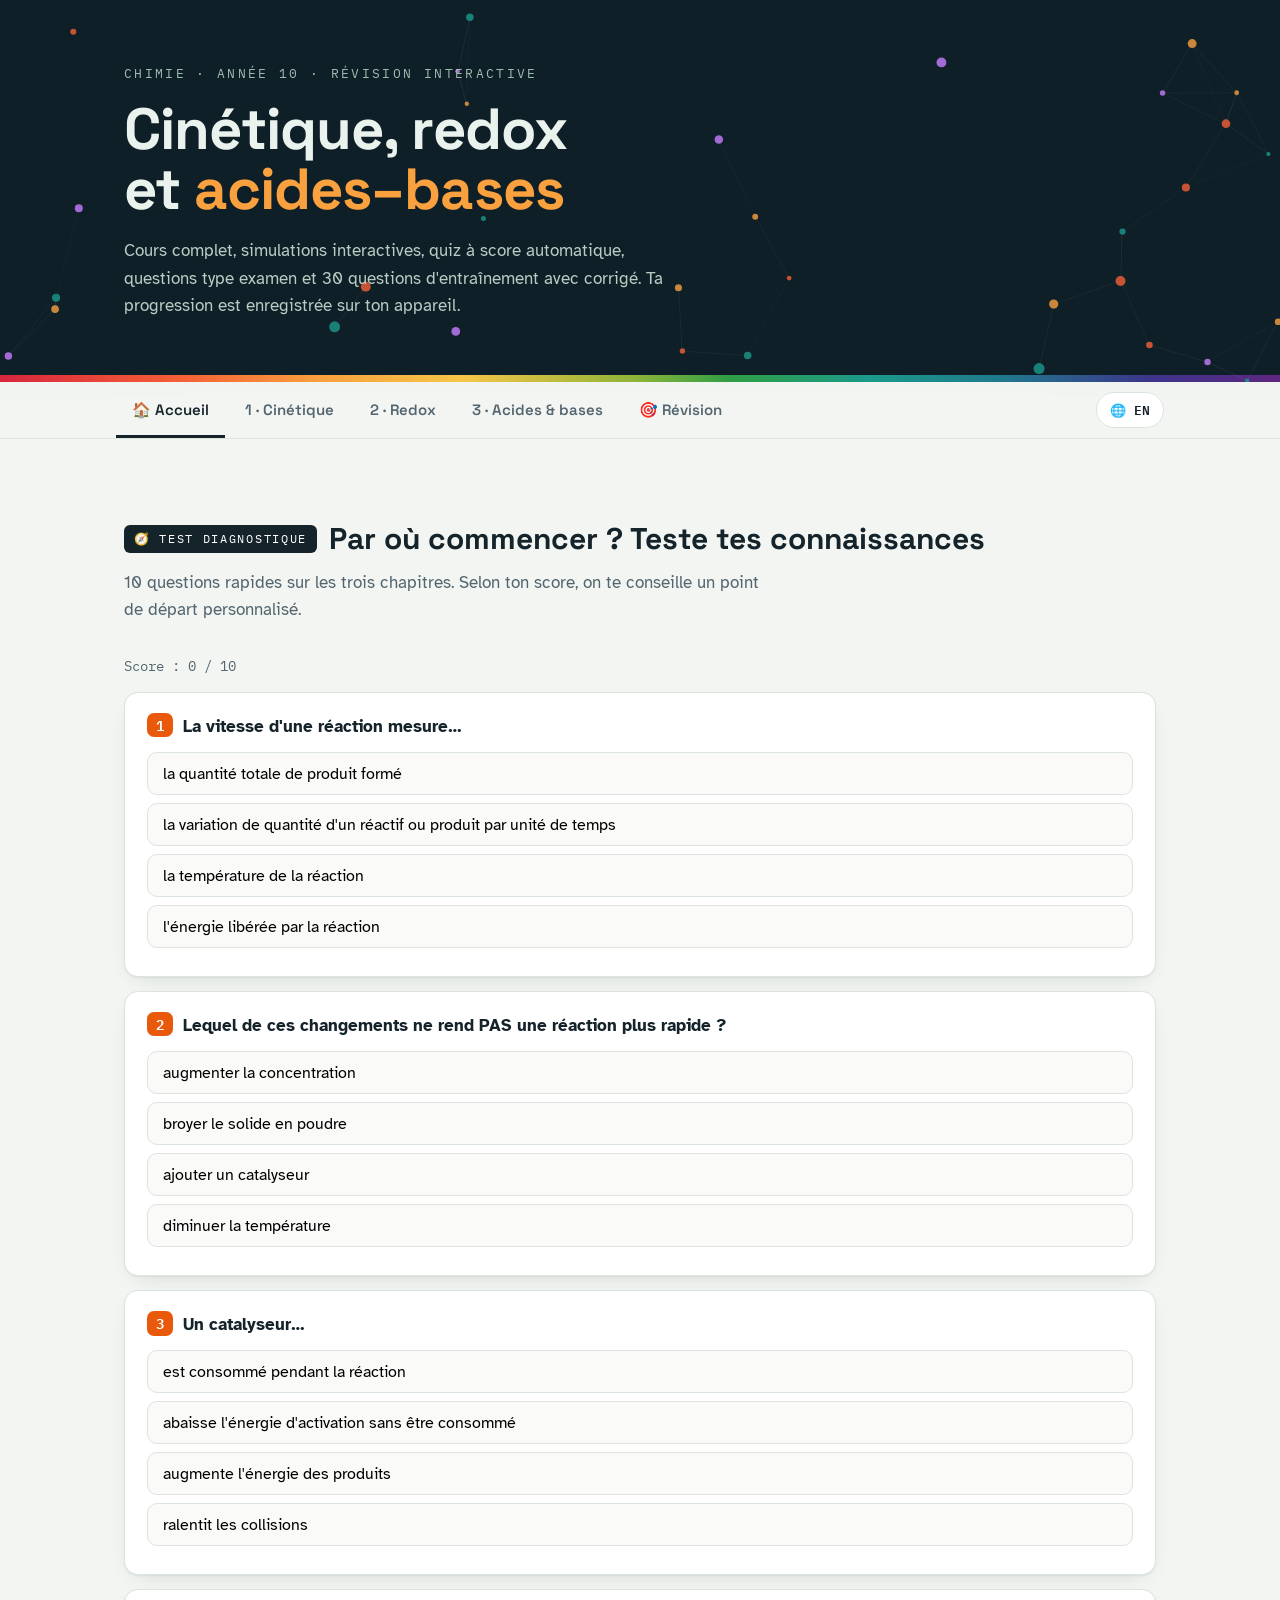
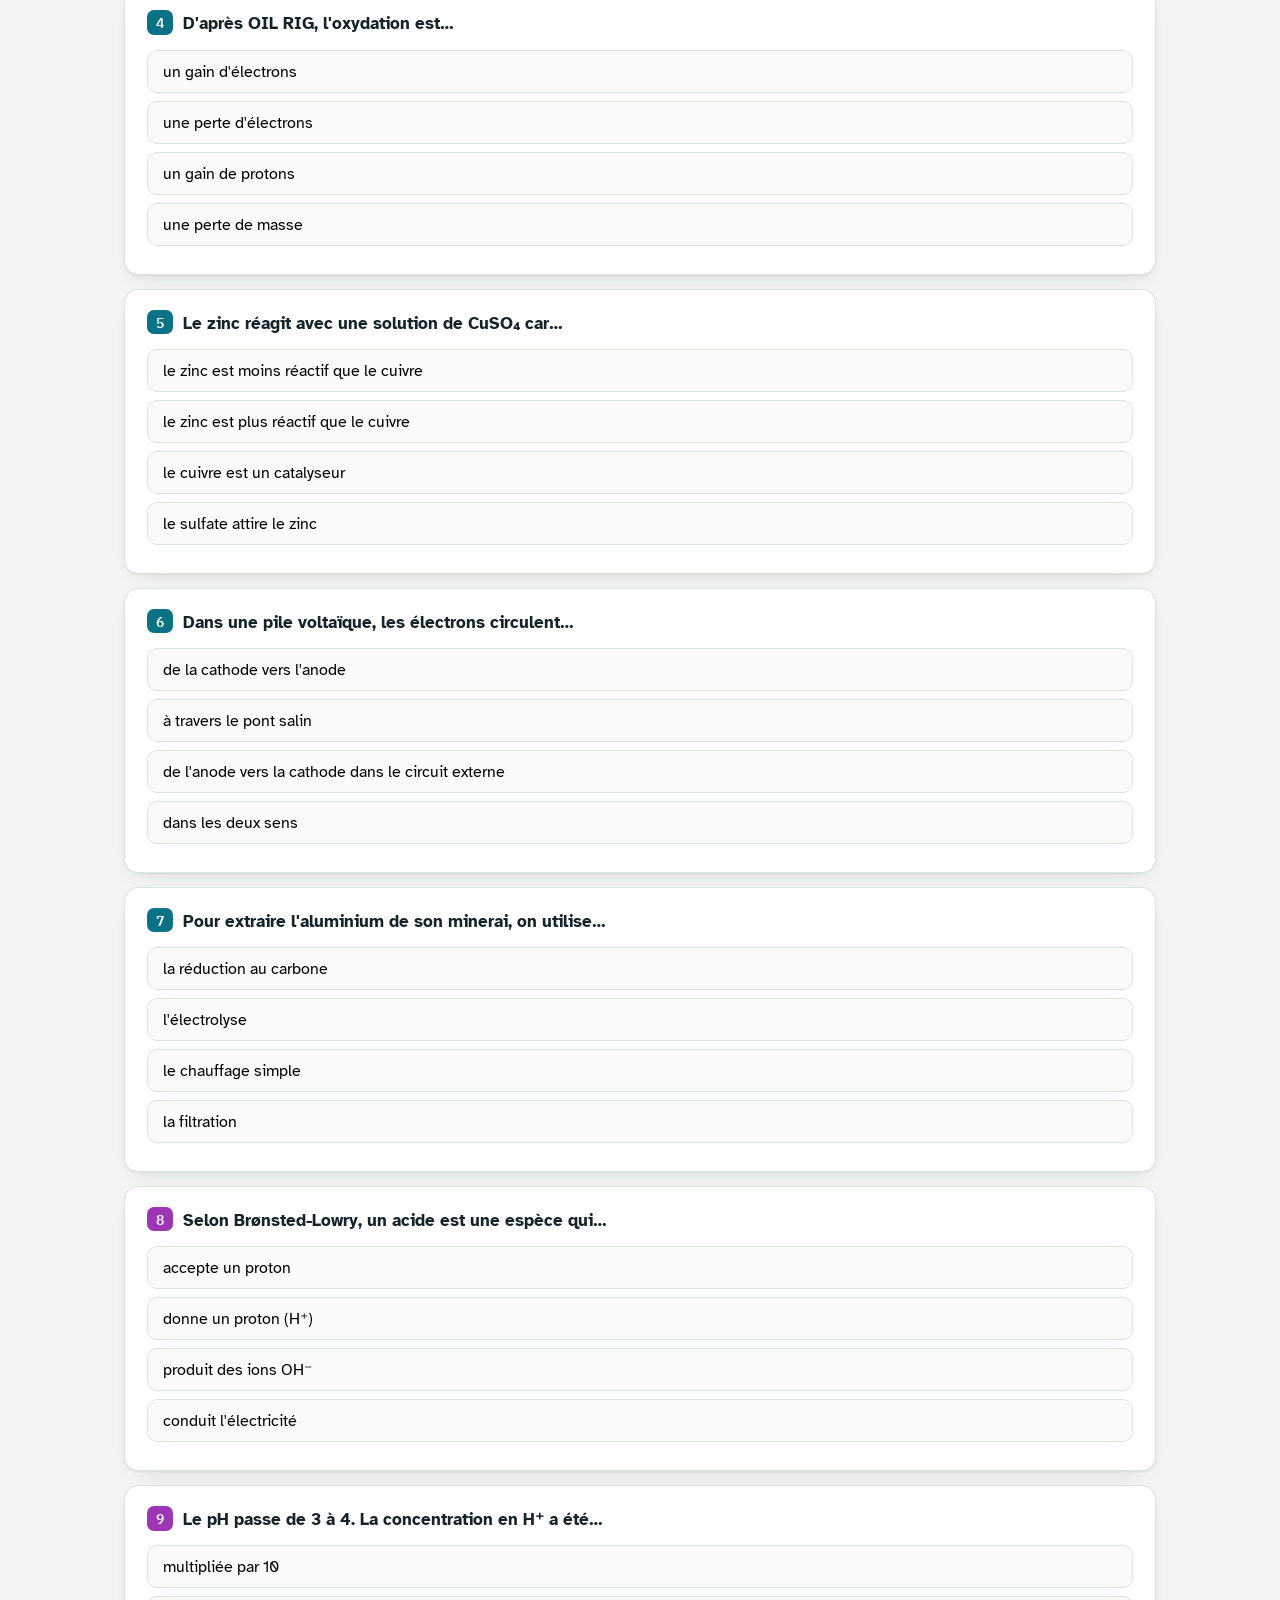
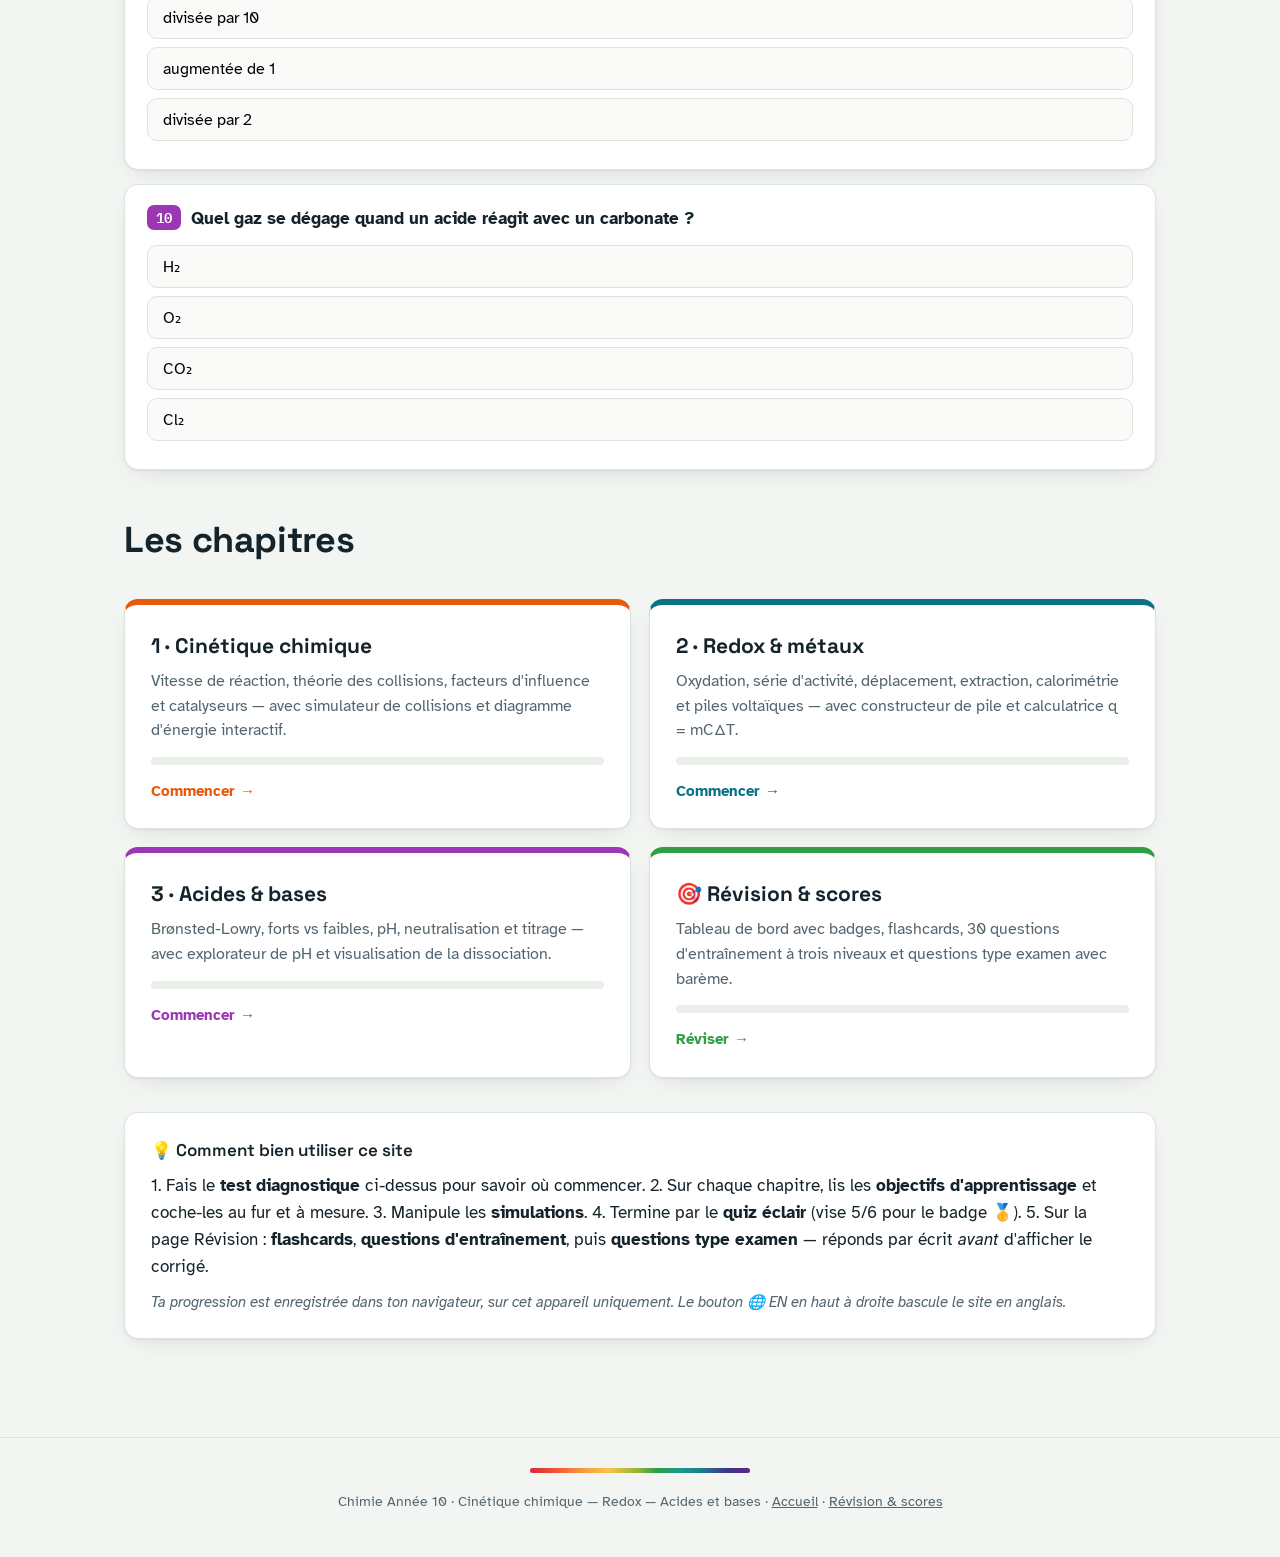
<file: index.html>
<!DOCTYPE html>
<html lang="fr">
<head>
<meta charset="UTF-8">
<meta name="viewport" content="width=device-width, initial-scale=1.0">
<title>Chimie Année 10 — Révision interactive</title>
<link rel="preconnect" href="https://fonts.googleapis.com">
<link href="https://fonts.googleapis.com/css2?family=Space+Grotesk:wght@400;500;600;700&family=Atkinson+Hyperlegible:ital,wght@0,400;0,700;1,400&family=IBM+Plex+Mono:wght@400;500;600&display=swap" rel="stylesheet">
<link rel="stylesheet" href="style.css">
</head>
<body>

<header class="hero">
  <canvas id="heroCanvas" aria-hidden="true"></canvas>
  <div class="hero-inner">
    <p class="hero-eyebrow">Chimie · Année 10 · Révision interactive</p>
    <h1>Cinétique, redox<br>et <span class="accent">acides–bases</span></h1>
    <p class="hero-sub">Cours complet, simulations interactives, quiz à score automatique, questions type examen et 30 questions d'entraînement avec corrigé. Ta progression est enregistrée sur ton appareil.</p>
  </div>
  <div class="ph-bar" title="Échelle de l'indicateur universel — pH 0 à 14"></div>
</header>
<nav class="nav" aria-label="Navigation"><div class="nav-inner">
<a class="tab-btn" href="index.html" aria-current="page">🏠 Accueil</a>
<a class="tab-btn" href="kinetics.html" style="--tab-color:var(--kin)">1 · Cinétique</a>
<a class="tab-btn" href="redox.html" style="--tab-color:var(--redox)">2 · Redox</a>
<a class="tab-btn" href="acids.html" style="--tab-color:var(--acid)">3 · Acides &amp; bases</a>
<a class="tab-btn" href="revision.html" style="--tab-color:var(--green)">🎯 Révision</a>
<a class="lang-btn" href="en/index.html" title="Switch to English">🌐 EN</a>
</div></nav>

<main class="wrap">
  <div class="diag-wrap">
    <div class="diag-head"><span class="section-tag" style="background:var(--ink)">🧭 Test diagnostique</span><h2>Par où commencer ? Teste tes connaissances</h2></div>
    <p class="section-intro">10 questions rapides sur les trois chapitres. Selon ton score, on te conseille un point de départ personnalisé.</p>
    <div id="diag"></div>
  </div>
  <div class="section-head" style="margin-top:42px"><h2>Les chapitres</h2></div>
  <div class="home-grid">
    <a class="home-card" href="kinetics.html" style="--hc:var(--kin)">
      <h3>1 · Cinétique chimique</h3>
      <p>Vitesse de réaction, théorie des collisions, facteurs d'influence et catalyseurs — avec simulateur de collisions et diagramme d'énergie interactif.</p>
      <div class="mini-track"><div class="mini-fill" data-prog="kin" style="background:var(--hc)"></div></div>
      <span class="go">Commencer →</span>
    </a>
    <a class="home-card" href="redox.html" style="--hc:var(--redox)">
      <h3>2 · Redox &amp; métaux</h3>
      <p>Oxydation, série d'activité, déplacement, extraction, calorimétrie et piles voltaïques — avec constructeur de pile et calculatrice q = mCΔT.</p>
      <div class="mini-track"><div class="mini-fill" data-prog="redox" style="background:var(--hc)"></div></div>
      <span class="go">Commencer →</span>
    </a>
    <a class="home-card" href="acids.html" style="--hc:var(--acid)">
      <h3>3 · Acides &amp; bases</h3>
      <p>Brønsted-Lowry, forts vs faibles, pH, neutralisation et titrage — avec explorateur de pH et visualisation de la dissociation.</p>
      <div class="mini-track"><div class="mini-fill" data-prog="acid" style="background:var(--hc)"></div></div>
      <span class="go">Commencer →</span>
    </a>
    <a class="home-card" href="revision.html" style="--hc:var(--green)">
      <h3>🎯 Révision &amp; scores</h3>
      <p>Tableau de bord avec badges, flashcards, 30 questions d'entraînement à trois niveaux et questions type examen avec barème.</p>
      <div class="mini-track"><div class="mini-fill" data-prog="all" style="background:var(--hc)"></div></div>
      <span class="go">Réviser →</span>
    </a>
  </div>
  <div class="card howto">
    <h4>💡 Comment bien utiliser ce site</h4>
    <p>1. Fais le <strong>test diagnostique</strong> ci-dessus pour savoir où commencer. 2. Sur chaque chapitre, lis les <strong>objectifs d'apprentissage</strong> et coche-les au fur et à mesure. 3. Manipule les <strong>simulations</strong>. 4. Termine par le <strong>quiz éclair</strong> (vise 5/6 pour le badge 🥇). 5. Sur la page Révision : <strong>flashcards</strong>, <strong>questions d'entraînement</strong>, puis <strong>questions type examen</strong> — réponds par écrit <em>avant</em> d'afficher le corrigé.</p>
    <p class="note">Ta progression est enregistrée dans ton navigateur, sur cet appareil uniquement. Le bouton 🌐 EN en haut à droite bascule le site en anglais.</p>
  </div>
</main>
<footer class="footer"><div class="ph-mini"></div><p>Chimie Année 10 · Cinétique chimique — Redox — Acides et bases · <a href="index.html" style="color:var(--ink-soft)">Accueil</a> · <a href="revision.html" style="color:var(--ink-soft)">Révision &amp; scores</a></p></footer>
<script>
/* == HERO PARTICLES ===================== */
(function(){
  const cv=document.getElementById('heroCanvas'),ctx=cv.getContext('2d');
  const reduced=matchMedia('(prefers-reduced-motion: reduce)').matches;
  let parts=[];
  function resize(){cv.width=cv.offsetWidth*devicePixelRatio;cv.height=cv.offsetHeight*devicePixelRatio;}
  resize();addEventListener('resize',resize);
  const COLORS=['#F9A03F','#1B998B','#C77DFF','#F46036'];
  for(let i=0;i<34;i++)parts.push({x:Math.random(),y:Math.random(),vx:(Math.random()-.5)*.0009,vy:(Math.random()-.5)*.0009,r:2+Math.random()*3.5,c:COLORS[i%4]});
  function frame(){
    ctx.clearRect(0,0,cv.width,cv.height);
    const W=cv.width,H=cv.height;
    // bonds between close particles
    for(let i=0;i<parts.length;i++)for(let j=i+1;j<parts.length;j++){
      const a=parts[i],b=parts[j],dx=(a.x-b.x)*W,dy=(a.y-b.y)*H,d=Math.hypot(dx,dy);
      if(d<W*0.09){ctx.strokeStyle='rgba(157,188,175,'+(0.16*(1-d/(W*0.09)))+')';ctx.lineWidth=1;ctx.beginPath();ctx.moveTo(a.x*W,a.y*H);ctx.lineTo(b.x*W,b.y*H);ctx.stroke();}
    }
    parts.forEach(p=>{
      if(!reduced){p.x+=p.vx;p.y+=p.vy;if(p.x<0||p.x>1)p.vx*=-1;if(p.y<0||p.y>1)p.vy*=-1;}
      ctx.fillStyle=p.c;ctx.globalAlpha=.8;ctx.beginPath();ctx.arc(p.x*W,p.y*H,p.r*devicePixelRatio,0,7);ctx.fill();ctx.globalAlpha=1;
    });
    if(!reduced)requestAnimationFrame(frame);
  }
  frame();
})();


</script>
<script src="app.js"></script>
<script>
const DIAG=[
{ch:'kin',q:"La vitesse d'une réaction mesure…",o:["la quantité totale de produit formé","la variation de quantité d'un réactif ou produit par unité de temps","la température de la réaction","l'énergie libérée par la réaction"],c:1},
{ch:'kin',q:"Lequel de ces changements ne rend PAS une réaction plus rapide ?",o:["augmenter la concentration","broyer le solide en poudre","ajouter un catalyseur","diminuer la température"],c:3},
{ch:'kin',q:"Un catalyseur…",o:["est consommé pendant la réaction","abaisse l'énergie d'activation sans être consommé","augmente l'énergie des produits","ralentit les collisions"],c:1},
{ch:'redox',q:"D'après OIL RIG, l'oxydation est…",o:["un gain d'électrons","une perte d'électrons","un gain de protons","une perte de masse"],c:1},
{ch:'redox',q:"Le zinc réagit avec une solution de CuSO₄ car…",o:["le zinc est moins réactif que le cuivre","le zinc est plus réactif que le cuivre","le cuivre est un catalyseur","le sulfate attire le zinc"],c:1},
{ch:'redox',q:"Dans une pile voltaïque, les électrons circulent…",o:["de la cathode vers l'anode","à travers le pont salin","de l'anode vers la cathode dans le circuit externe","dans les deux sens"],c:2},
{ch:'redox',q:"Pour extraire l'aluminium de son minerai, on utilise…",o:["la réduction au carbone","l'électrolyse","le chauffage simple","la filtration"],c:1},
{ch:'acid',q:"Selon Brønsted-Lowry, un acide est une espèce qui…",o:["accepte un proton","donne un proton (H⁺)","produit des ions OH⁻","conduit l'électricité"],c:1},
{ch:'acid',q:"Le pH passe de 3 à 4. La concentration en H⁺ a été…",o:["multipliée par 10","divisée par 10","augmentée de 1","divisée par 2"],c:1},
{ch:'acid',q:"Quel gaz se dégage quand un acide réagit avec un carbonate ?",o:["H₂","O₂","CO₂","Cl₂"],c:2}];

document.addEventListener('DOMContentLoaded',()=>{
  renderDiag(document.getElementById('diag'),DIAG);
  document.querySelectorAll('[data-prog]').forEach(el=>{
    const k=el.dataset.prog;let pct;
    if(k==='all'){const v=['kin','redox','acid'].map(c=>chapterStats(c).pct);pct=Math.round(v.reduce((a,b)=>a+b,0)/3);}
    else pct=chapterStats(k).pct;
    el.style.width=pct+'%';
  });
});
</script>
</body>
</html>
</file>
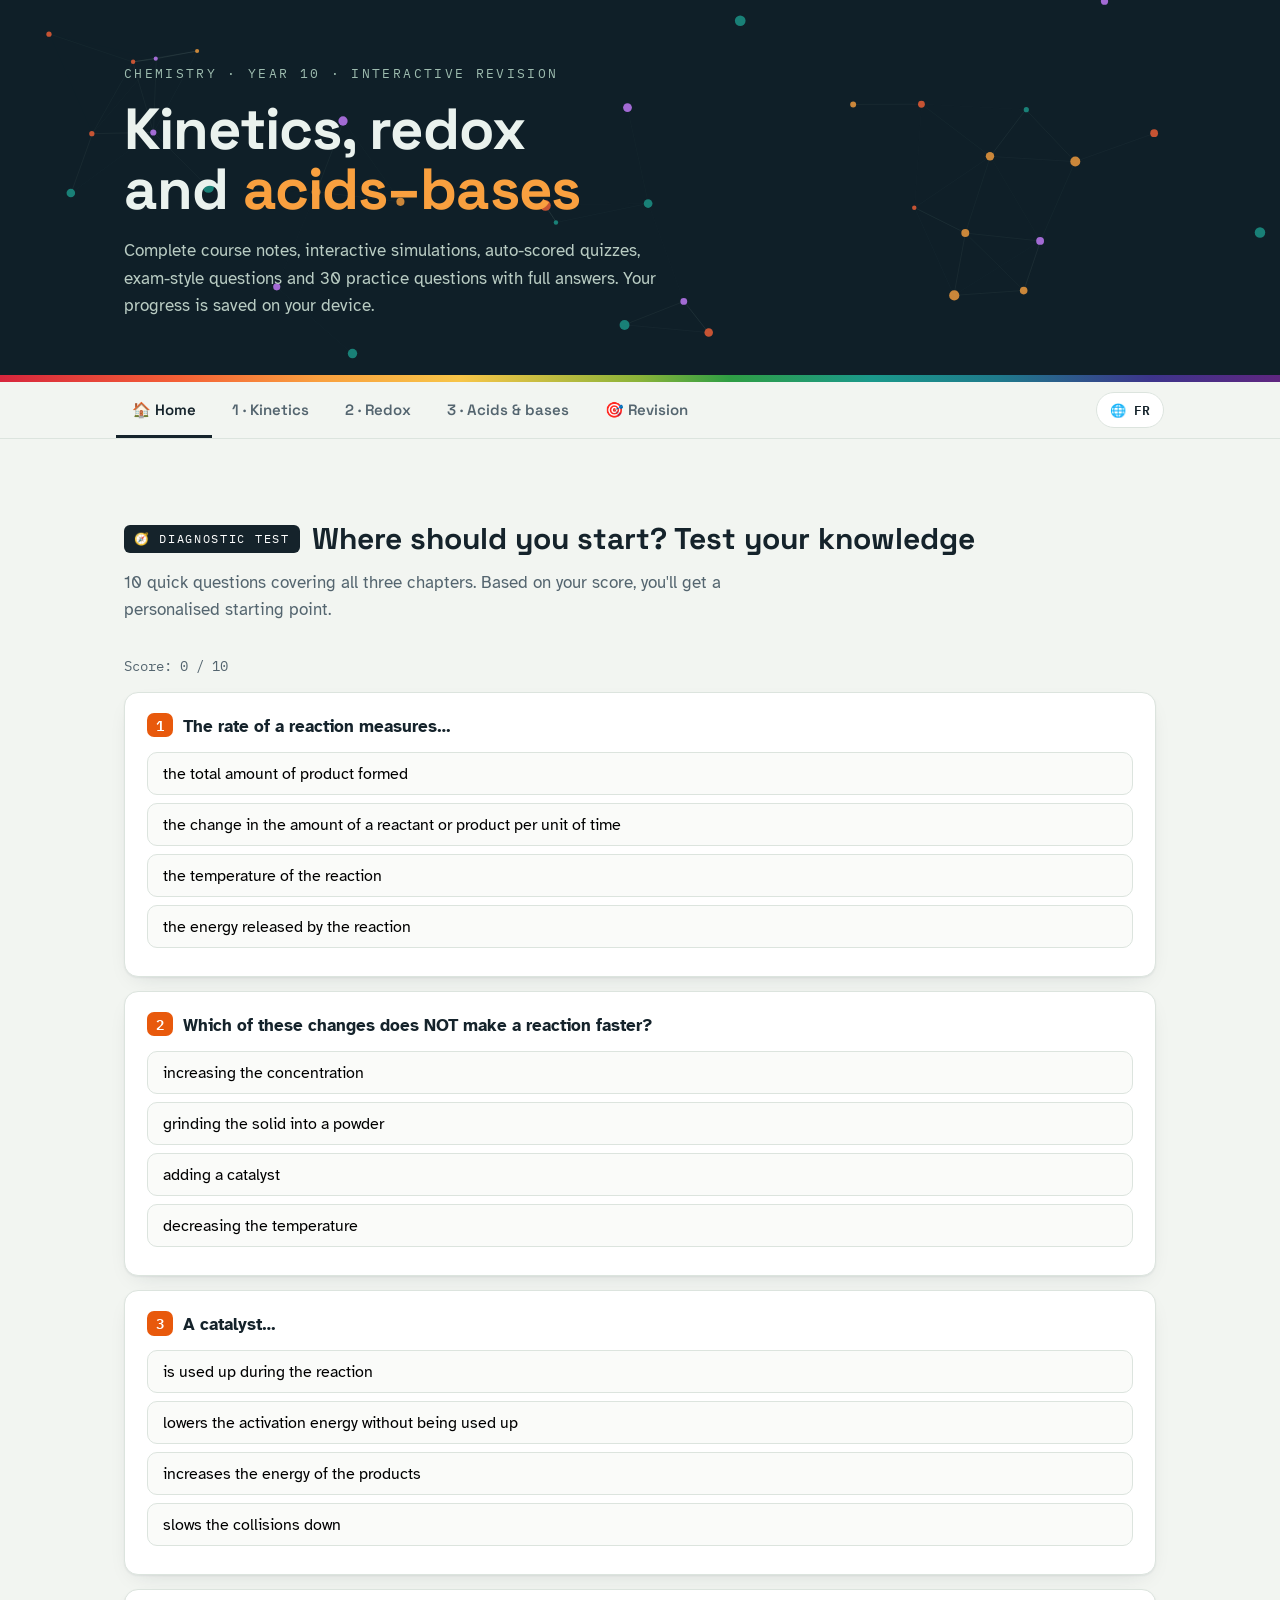
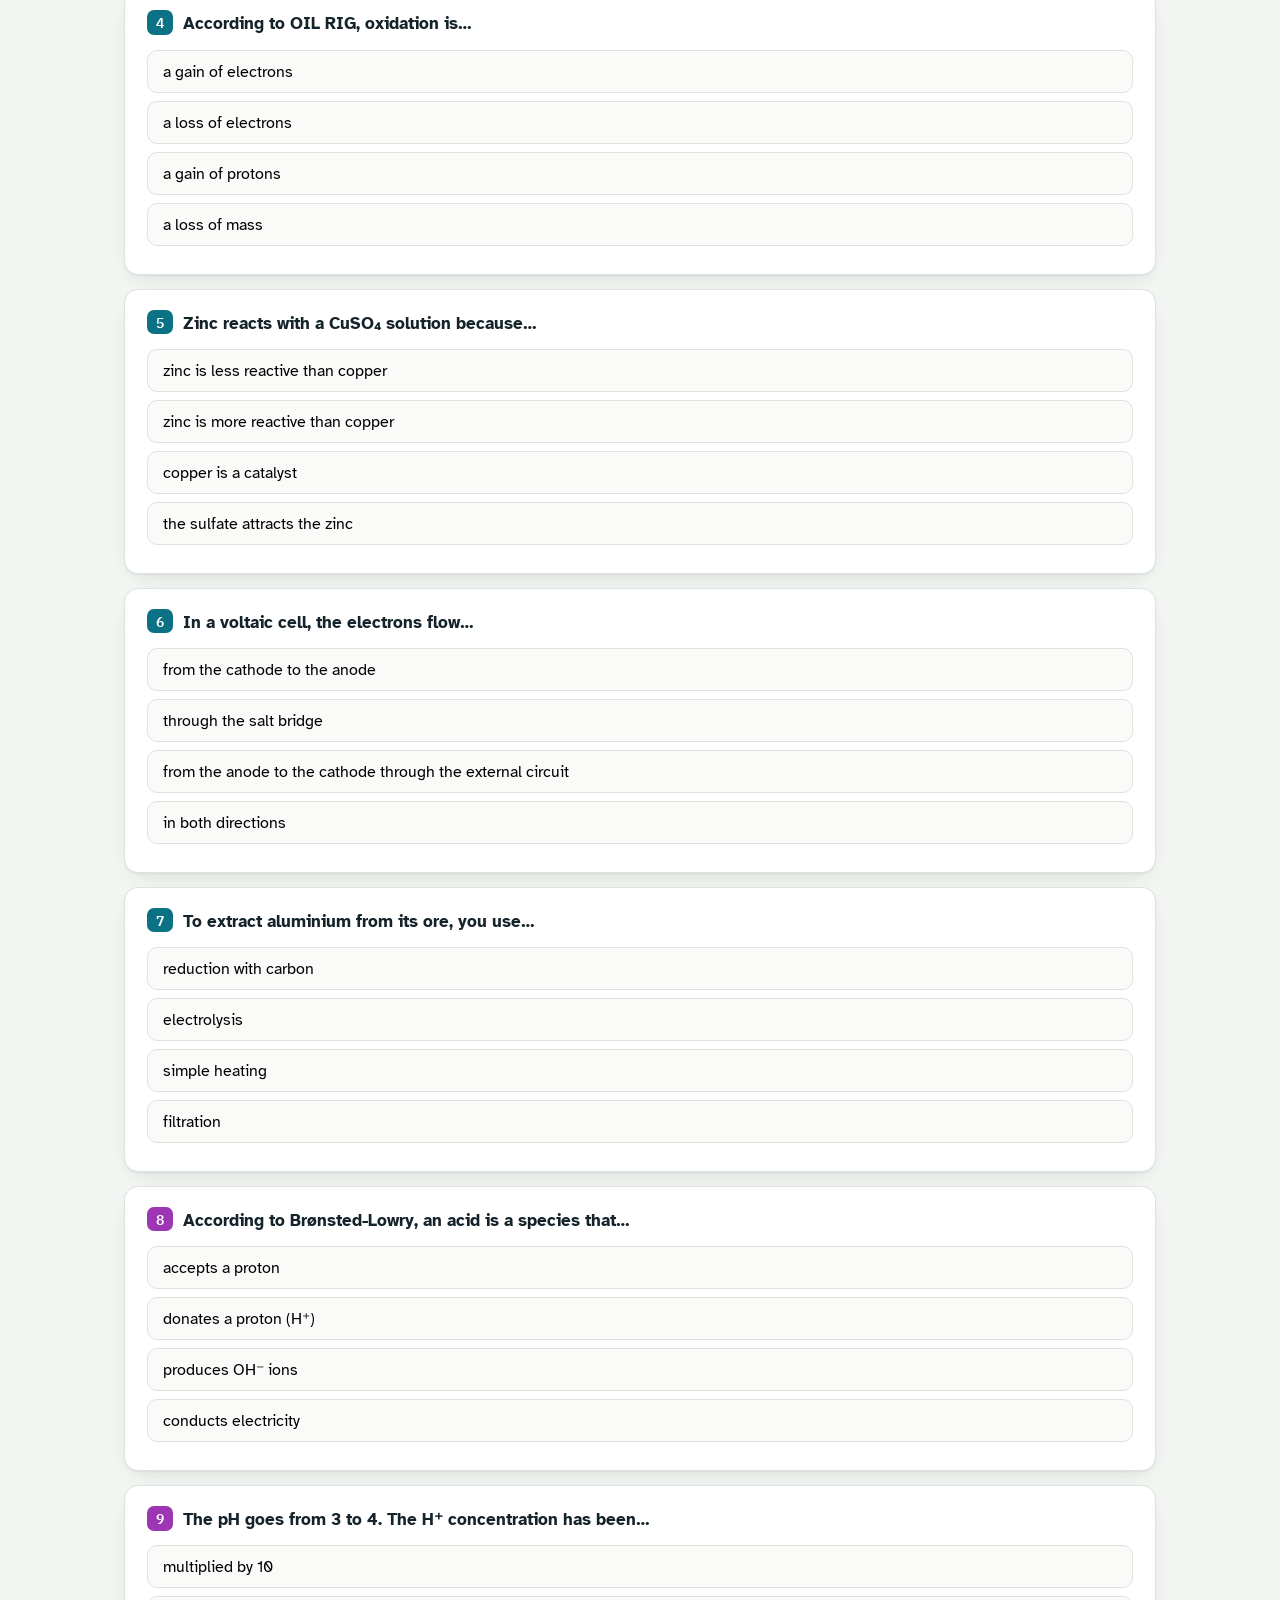
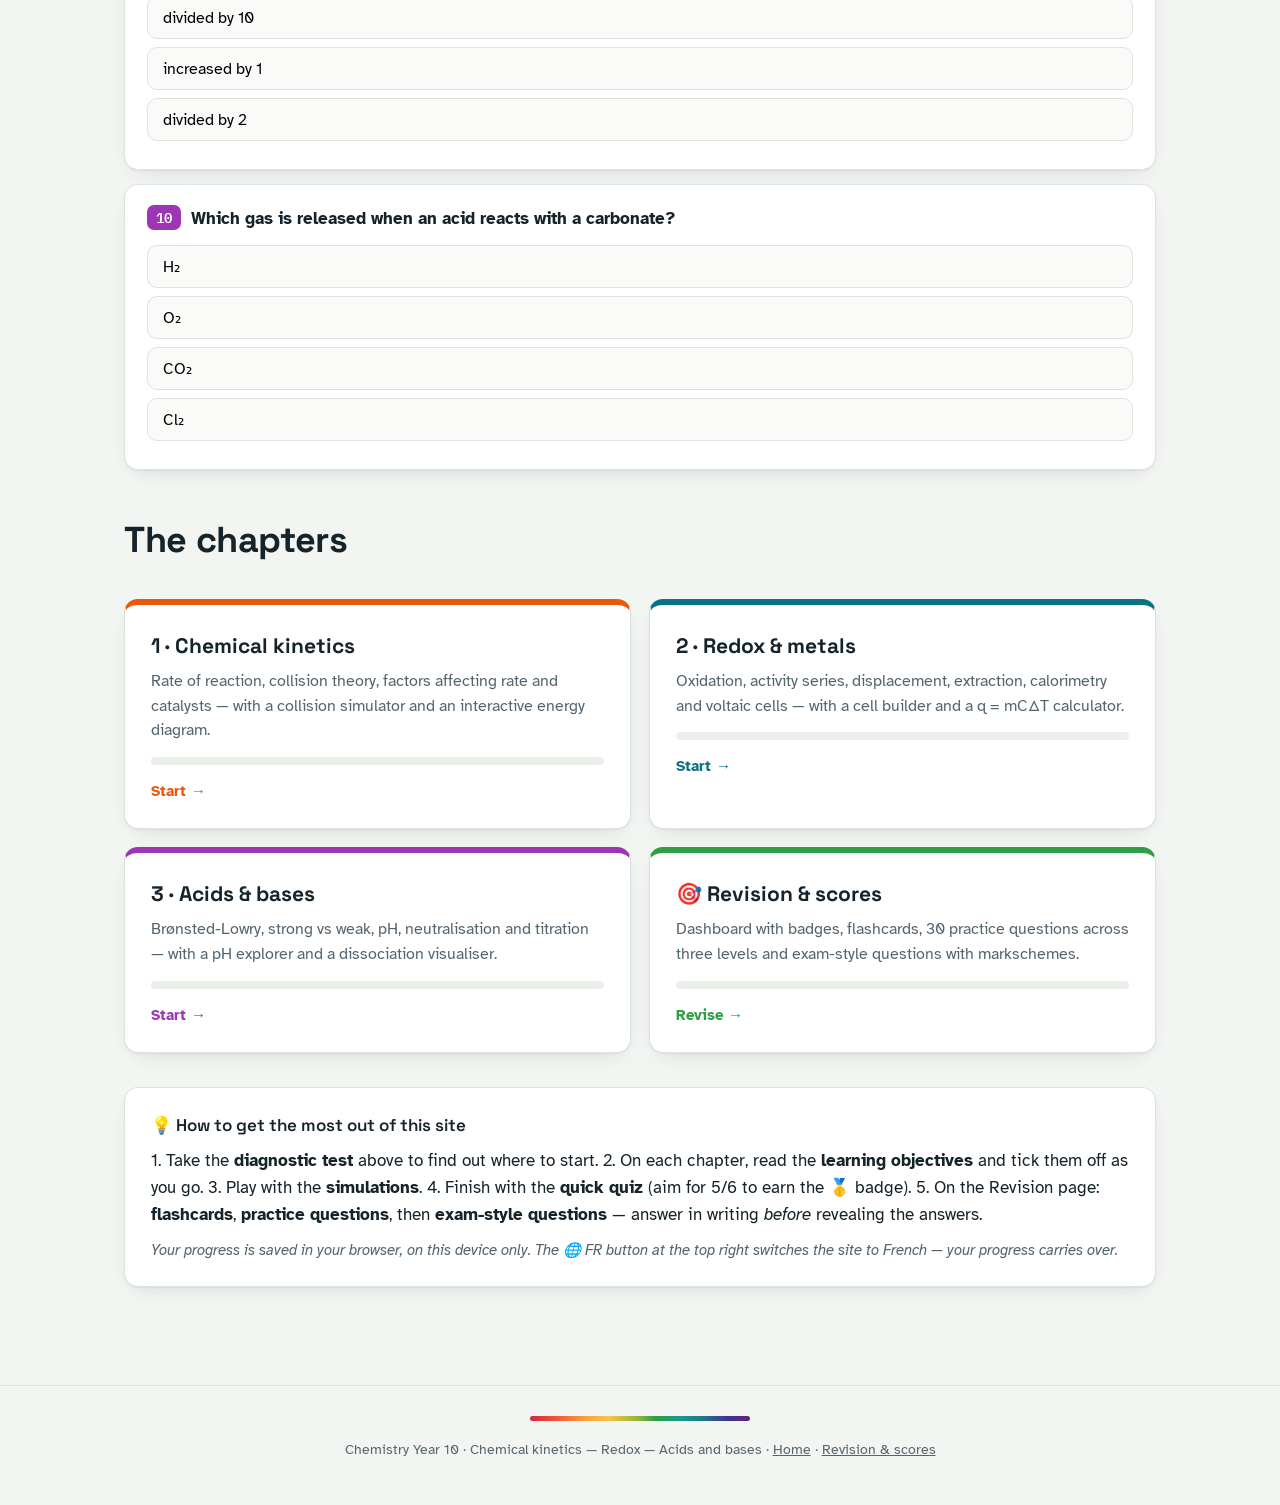
<file: en/index.html>
<!DOCTYPE html>
<html lang="en">
<head>
<meta charset="UTF-8">
<meta name="viewport" content="width=device-width, initial-scale=1.0">
<title>Chemistry Year 10 — Interactive revision</title>
<link rel="preconnect" href="https://fonts.googleapis.com">
<link href="https://fonts.googleapis.com/css2?family=Space+Grotesk:wght@400;500;600;700&family=Atkinson+Hyperlegible:ital,wght@0,400;0,700;1,400&family=IBM+Plex+Mono:wght@400;500;600&display=swap" rel="stylesheet">
<link rel="stylesheet" href="../style.css">
</head>
<body>

<header class="hero">
  <canvas id="heroCanvas" aria-hidden="true"></canvas>
  <div class="hero-inner">
    <p class="hero-eyebrow">Chemistry · Year 10 · Interactive revision</p>
    <h1>Kinetics, redox<br>and <span class="accent">acids–bases</span></h1>
    <p class="hero-sub">Complete course notes, interactive simulations, auto-scored quizzes, exam-style questions and 30 practice questions with full answers. Your progress is saved on your device.</p>
  </div>
  <div class="ph-bar" title="Universal indicator scale — pH 0 to 14"></div>
</header>
<nav class="nav" aria-label="Navigation"><div class="nav-inner">
<a class="tab-btn" href="index.html" aria-current="page">🏠 Home</a>
<a class="tab-btn" href="kinetics.html" style="--tab-color:var(--kin)">1 · Kinetics</a>
<a class="tab-btn" href="redox.html" style="--tab-color:var(--redox)">2 · Redox</a>
<a class="tab-btn" href="acids.html" style="--tab-color:var(--acid)">3 · Acids &amp; bases</a>
<a class="tab-btn" href="revision.html" style="--tab-color:var(--green)">🎯 Revision</a>
<a class="lang-btn" href="../index.html" title="Passer en français">🌐 FR</a>
</div></nav>

<main class="wrap">
  <div class="diag-wrap">
    <div class="diag-head"><span class="section-tag" style="background:var(--ink)">🧭 Diagnostic test</span><h2>Where should you start? Test your knowledge</h2></div>
    <p class="section-intro">10 quick questions covering all three chapters. Based on your score, you'll get a personalised starting point.</p>
    <div id="diag"></div>
  </div>
  <div class="section-head" style="margin-top:42px"><h2>The chapters</h2></div>
  <div class="home-grid">
    <a class="home-card" href="kinetics.html" style="--hc:var(--kin)">
      <h3>1 · Chemical kinetics</h3>
      <p>Rate of reaction, collision theory, factors affecting rate and catalysts — with a collision simulator and an interactive energy diagram.</p>
      <div class="mini-track"><div class="mini-fill" data-prog="kin" style="background:var(--hc)"></div></div>
      <span class="go">Start →</span>
    </a>
    <a class="home-card" href="redox.html" style="--hc:var(--redox)">
      <h3>2 · Redox &amp; metals</h3>
      <p>Oxidation, activity series, displacement, extraction, calorimetry and voltaic cells — with a cell builder and a q = mCΔT calculator.</p>
      <div class="mini-track"><div class="mini-fill" data-prog="redox" style="background:var(--hc)"></div></div>
      <span class="go">Start →</span>
    </a>
    <a class="home-card" href="acids.html" style="--hc:var(--acid)">
      <h3>3 · Acids &amp; bases</h3>
      <p>Brønsted-Lowry, strong vs weak, pH, neutralisation and titration — with a pH explorer and a dissociation visualiser.</p>
      <div class="mini-track"><div class="mini-fill" data-prog="acid" style="background:var(--hc)"></div></div>
      <span class="go">Start →</span>
    </a>
    <a class="home-card" href="revision.html" style="--hc:var(--green)">
      <h3>🎯 Revision &amp; scores</h3>
      <p>Dashboard with badges, flashcards, 30 practice questions across three levels and exam-style questions with markschemes.</p>
      <div class="mini-track"><div class="mini-fill" data-prog="all" style="background:var(--hc)"></div></div>
      <span class="go">Revise →</span>
    </a>
  </div>
  <div class="card howto">
    <h4>💡 How to get the most out of this site</h4>
    <p>1. Take the <strong>diagnostic test</strong> above to find out where to start. 2. On each chapter, read the <strong>learning objectives</strong> and tick them off as you go. 3. Play with the <strong>simulations</strong>. 4. Finish with the <strong>quick quiz</strong> (aim for 5/6 to earn the 🥇 badge). 5. On the Revision page: <strong>flashcards</strong>, <strong>practice questions</strong>, then <strong>exam-style questions</strong> — answer in writing <em>before</em> revealing the answers.</p>
    <p class="note">Your progress is saved in your browser, on this device only. The 🌐 FR button at the top right switches the site to French — your progress carries over.</p>
  </div>
</main>
<footer class="footer"><div class="ph-mini"></div><p>Chemistry Year 10 · Chemical kinetics — Redox — Acids and bases · <a href="index.html" style="color:var(--ink-soft)">Home</a> · <a href="revision.html" style="color:var(--ink-soft)">Revision &amp; scores</a></p></footer>
<script>
/* == HERO PARTICLES ===================== */
(function(){
  const cv=document.getElementById('heroCanvas'),ctx=cv.getContext('2d');
  const reduced=matchMedia('(prefers-reduced-motion: reduce)').matches;
  let parts=[];
  function resize(){cv.width=cv.offsetWidth*devicePixelRatio;cv.height=cv.offsetHeight*devicePixelRatio;}
  resize();addEventListener('resize',resize);
  const COLORS=['#F9A03F','#1B998B','#C77DFF','#F46036'];
  for(let i=0;i<34;i++)parts.push({x:Math.random(),y:Math.random(),vx:(Math.random()-.5)*.0009,vy:(Math.random()-.5)*.0009,r:2+Math.random()*3.5,c:COLORS[i%4]});
  function frame(){
    ctx.clearRect(0,0,cv.width,cv.height);
    const W=cv.width,H=cv.height;
    // bonds between close particles
    for(let i=0;i<parts.length;i++)for(let j=i+1;j<parts.length;j++){
      const a=parts[i],b=parts[j],dx=(a.x-b.x)*W,dy=(a.y-b.y)*H,d=Math.hypot(dx,dy);
      if(d<W*0.09){ctx.strokeStyle='rgba(157,188,175,'+(0.16*(1-d/(W*0.09)))+')';ctx.lineWidth=1;ctx.beginPath();ctx.moveTo(a.x*W,a.y*H);ctx.lineTo(b.x*W,b.y*H);ctx.stroke();}
    }
    parts.forEach(p=>{
      if(!reduced){p.x+=p.vx;p.y+=p.vy;if(p.x<0||p.x>1)p.vx*=-1;if(p.y<0||p.y>1)p.vy*=-1;}
      ctx.fillStyle=p.c;ctx.globalAlpha=.8;ctx.beginPath();ctx.arc(p.x*W,p.y*H,p.r*devicePixelRatio,0,7);ctx.fill();ctx.globalAlpha=1;
    });
    if(!reduced)requestAnimationFrame(frame);
  }
  frame();
})();


</script>
<script src="../app.js"></script>
<script>
const DIAG=[
{ch:'kin',q:"The rate of a reaction measures…",o:["the total amount of product formed","the change in the amount of a reactant or product per unit of time","the temperature of the reaction","the energy released by the reaction"],c:1},
{ch:'kin',q:"Which of these changes does NOT make a reaction faster?",o:["increasing the concentration","grinding the solid into a powder","adding a catalyst","decreasing the temperature"],c:3},
{ch:'kin',q:"A catalyst…",o:["is used up during the reaction","lowers the activation energy without being used up","increases the energy of the products","slows the collisions down"],c:1},
{ch:'redox',q:"According to OIL RIG, oxidation is…",o:["a gain of electrons","a loss of electrons","a gain of protons","a loss of mass"],c:1},
{ch:'redox',q:"Zinc reacts with a CuSO₄ solution because…",o:["zinc is less reactive than copper","zinc is more reactive than copper","copper is a catalyst","the sulfate attracts the zinc"],c:1},
{ch:'redox',q:"In a voltaic cell, the electrons flow…",o:["from the cathode to the anode","through the salt bridge","from the anode to the cathode through the external circuit","in both directions"],c:2},
{ch:'redox',q:"To extract aluminium from its ore, you use…",o:["reduction with carbon","electrolysis","simple heating","filtration"],c:1},
{ch:'acid',q:"According to Brønsted-Lowry, an acid is a species that…",o:["accepts a proton","donates a proton (H⁺)","produces OH⁻ ions","conducts electricity"],c:1},
{ch:'acid',q:"The pH goes from 3 to 4. The H⁺ concentration has been…",o:["multiplied by 10","divided by 10","increased by 1","divided by 2"],c:1},
{ch:'acid',q:"Which gas is released when an acid reacts with a carbonate?",o:["H₂","O₂","CO₂","Cl₂"],c:2}];

document.addEventListener('DOMContentLoaded',()=>{
  renderDiag(document.getElementById('diag'),DIAG);
  document.querySelectorAll('[data-prog]').forEach(el=>{
    const k=el.dataset.prog;let pct;
    if(k==='all'){const v=['kin','redox','acid'].map(c=>chapterStats(c).pct);pct=Math.round(v.reduce((a,b)=>a+b,0)/3);}
    else pct=chapterStats(k).pct;
    el.style.width=pct+'%';
  });
});
</script>
</body>
</html>
</file>
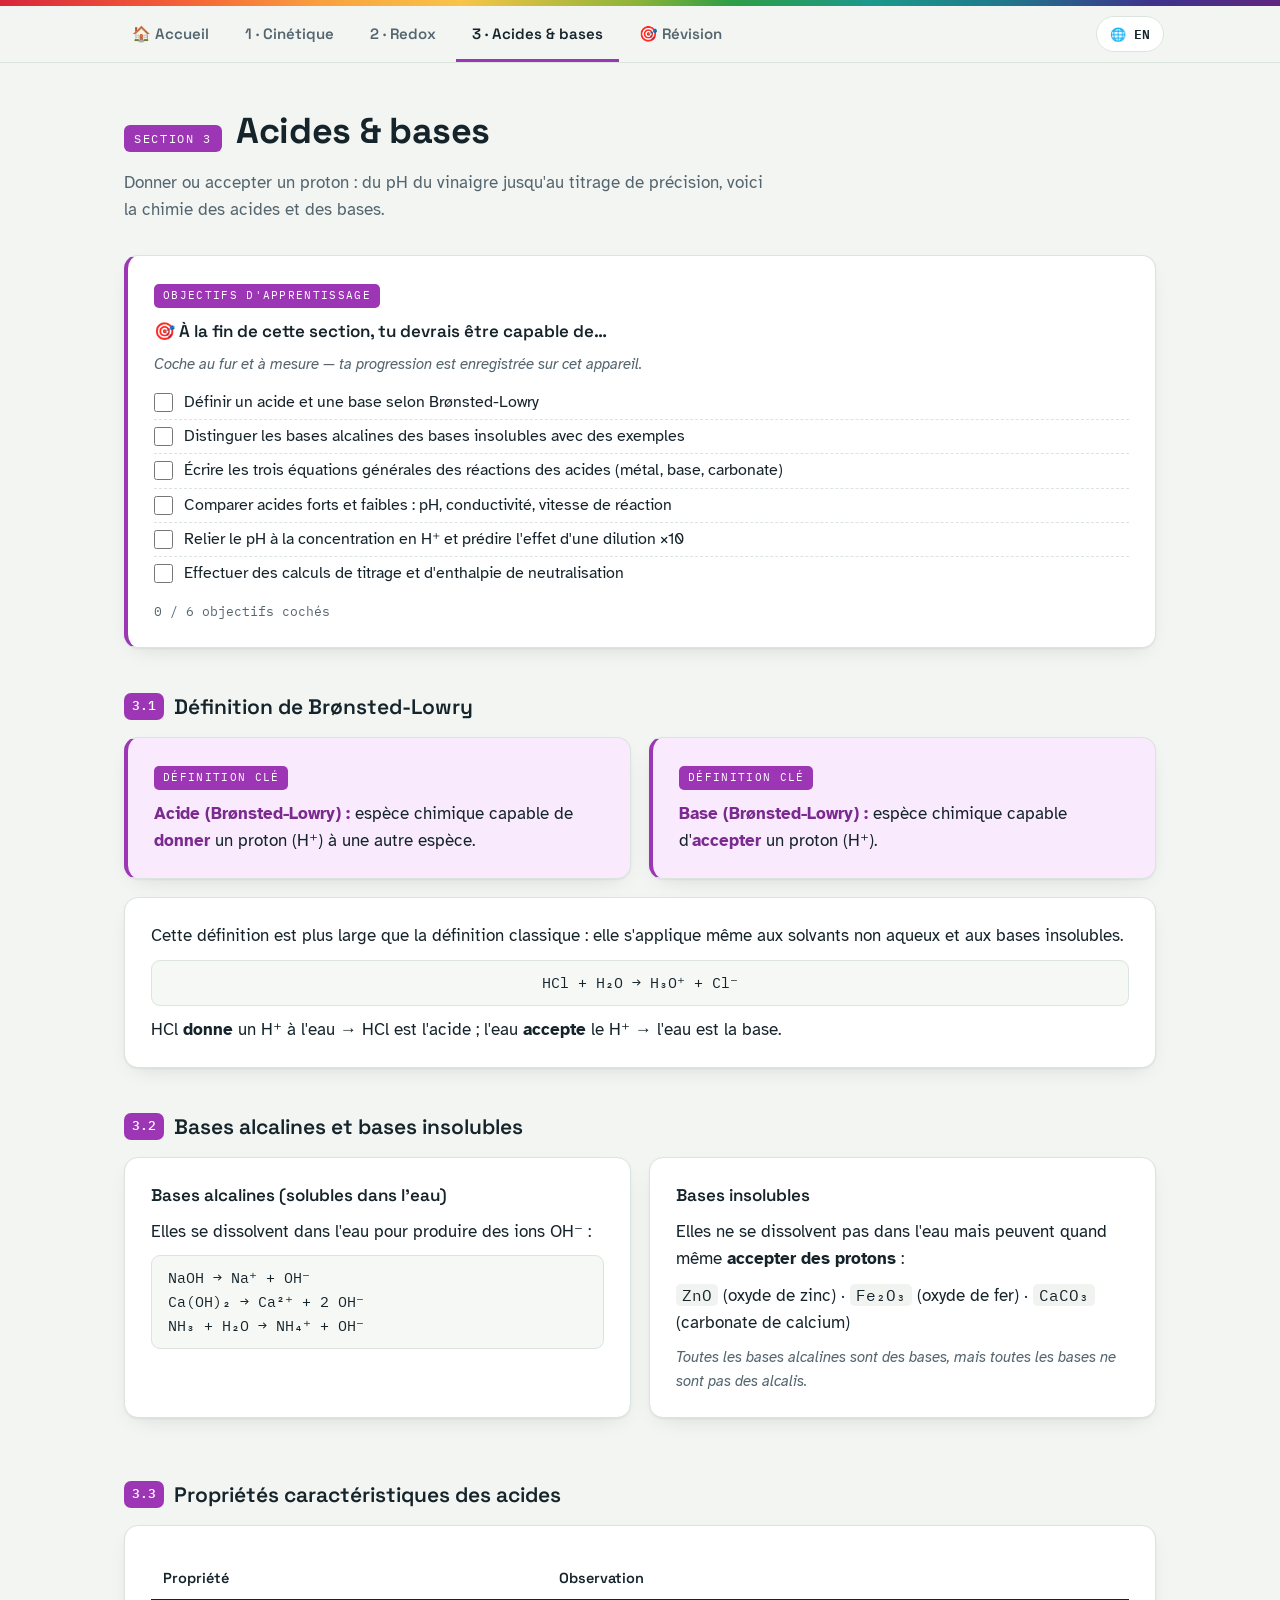
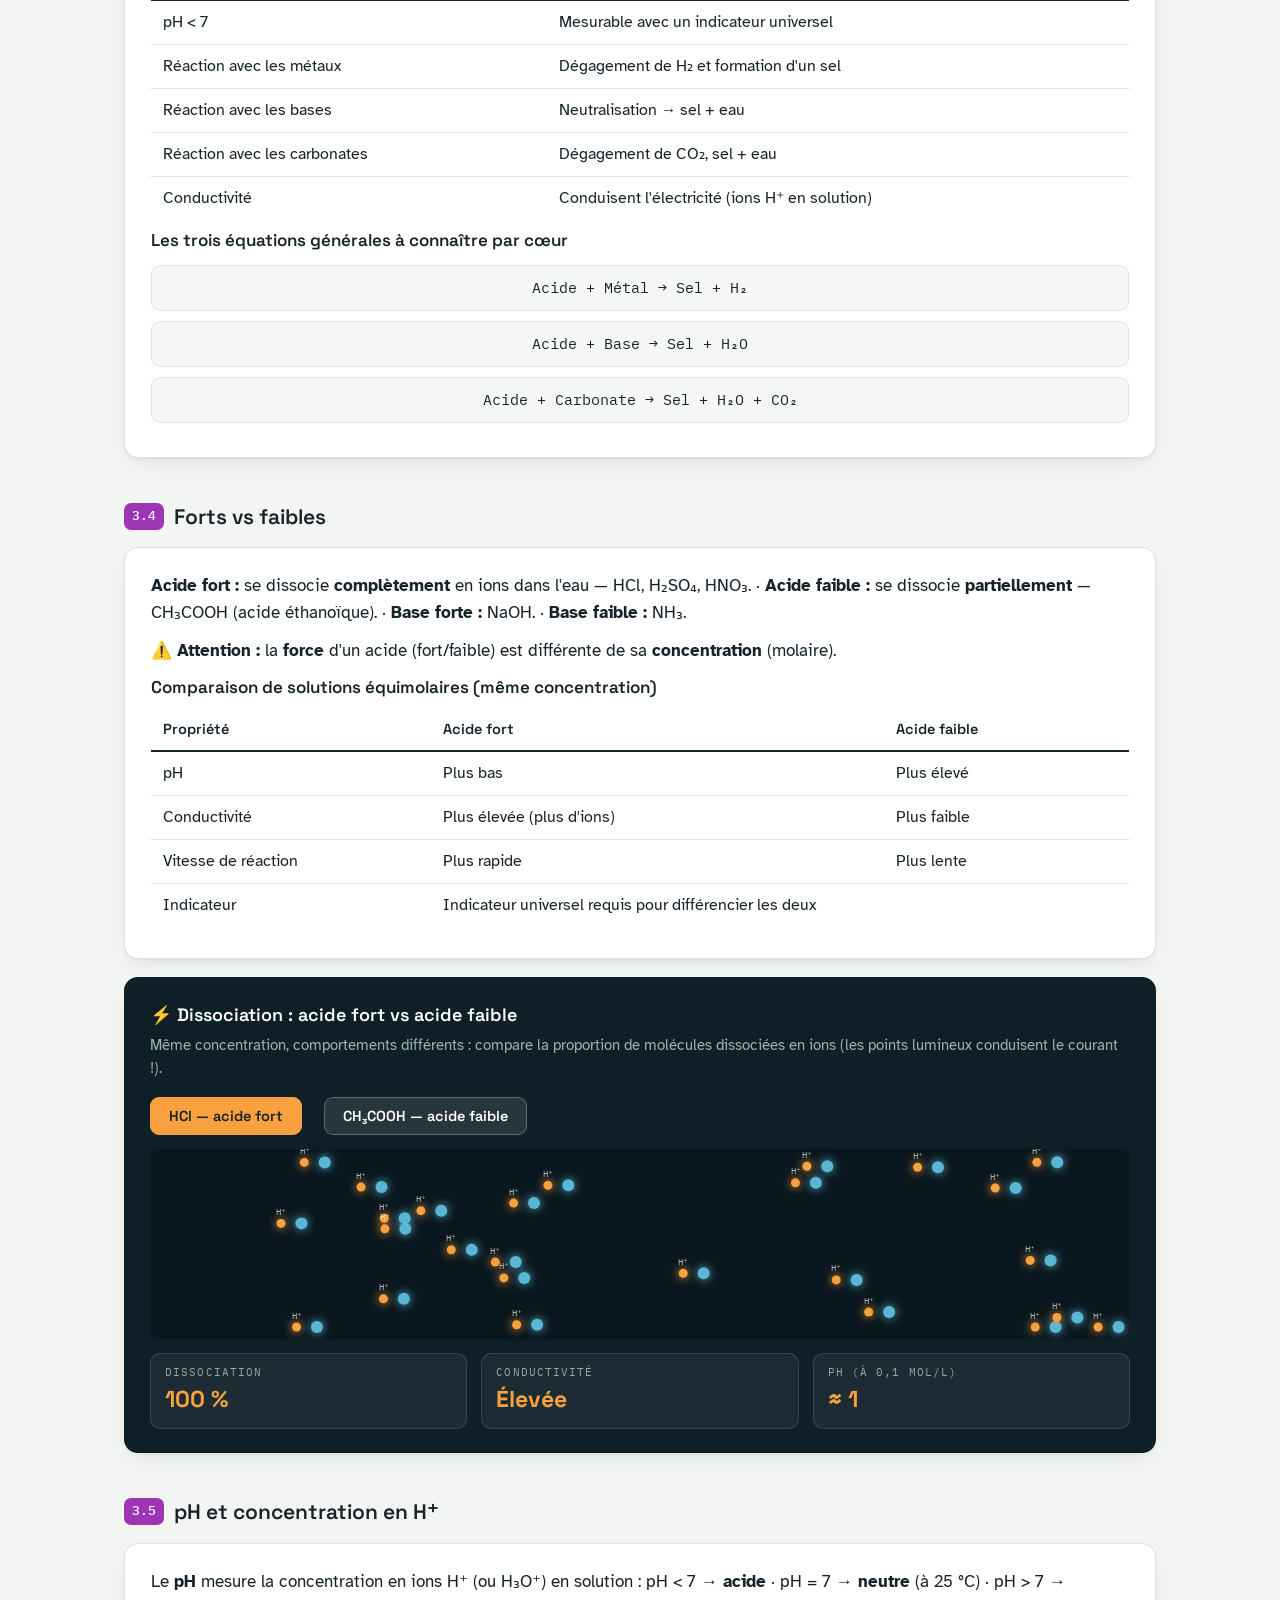
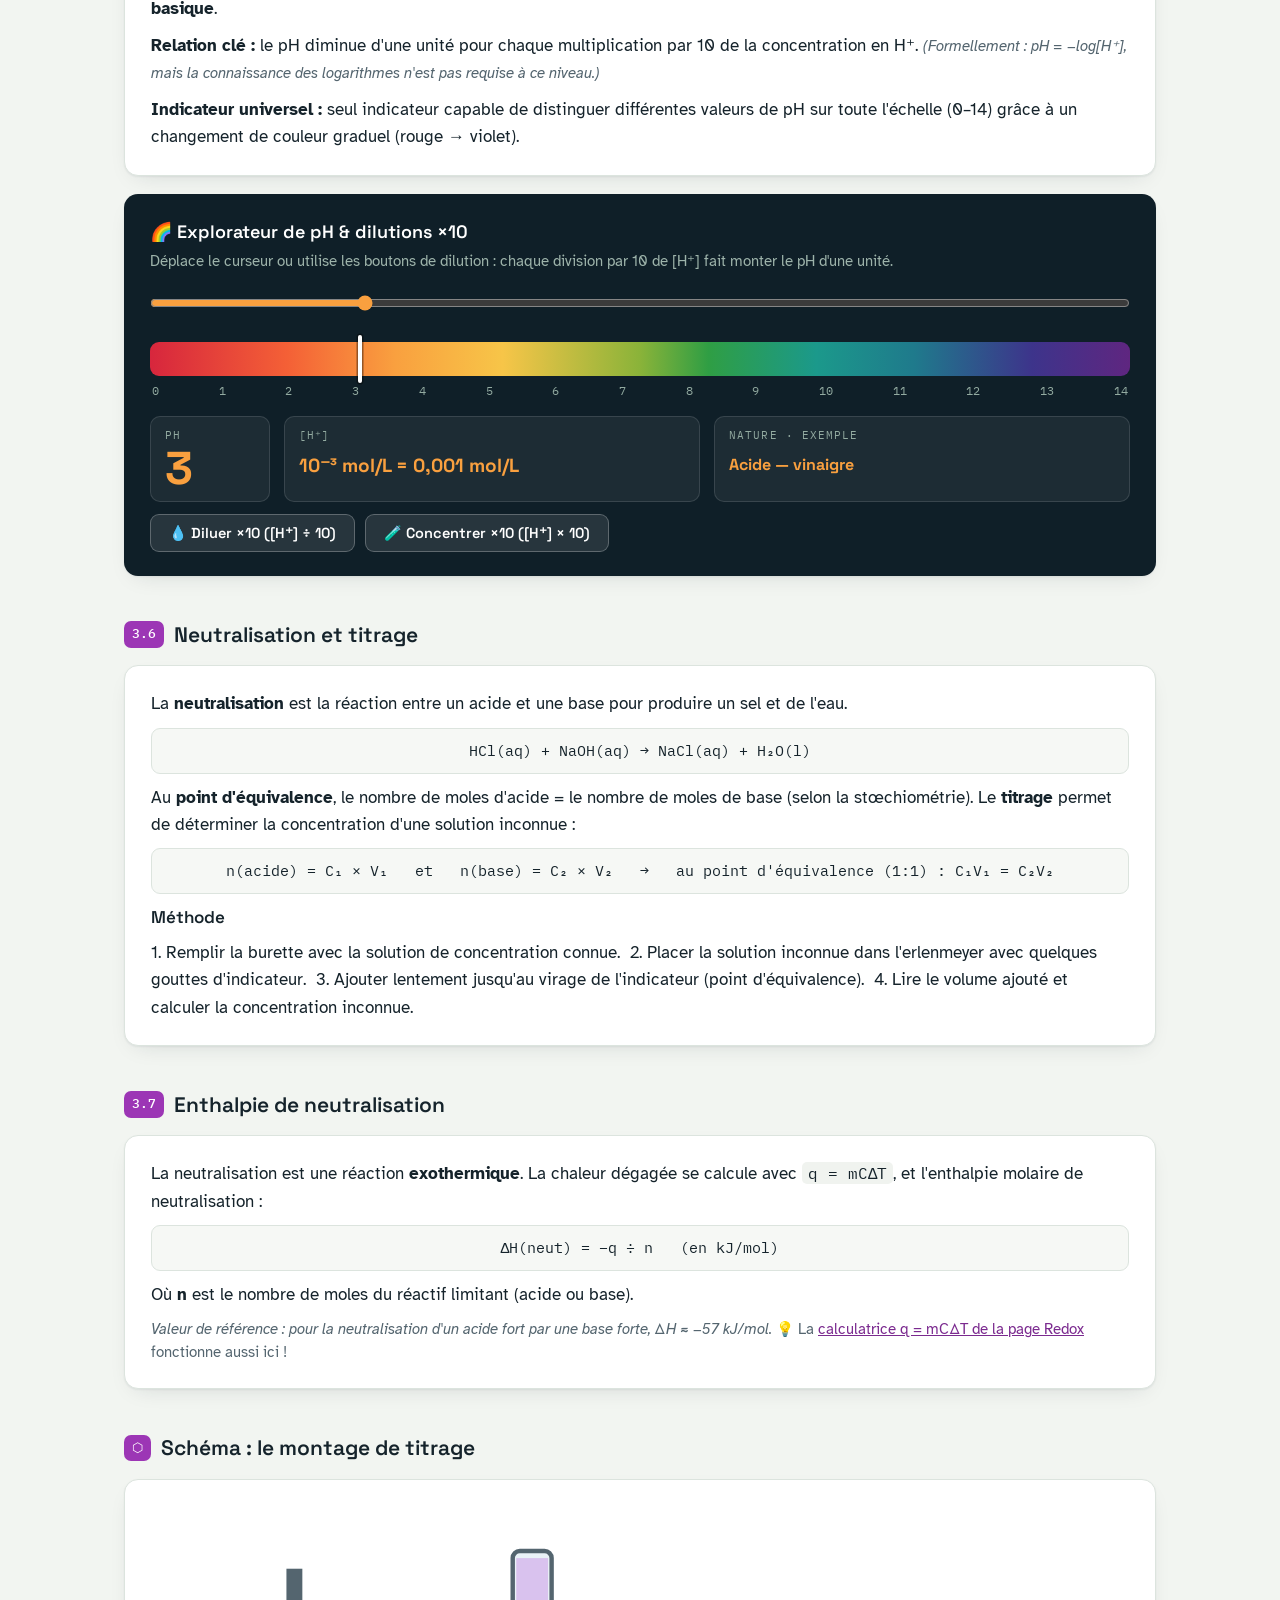
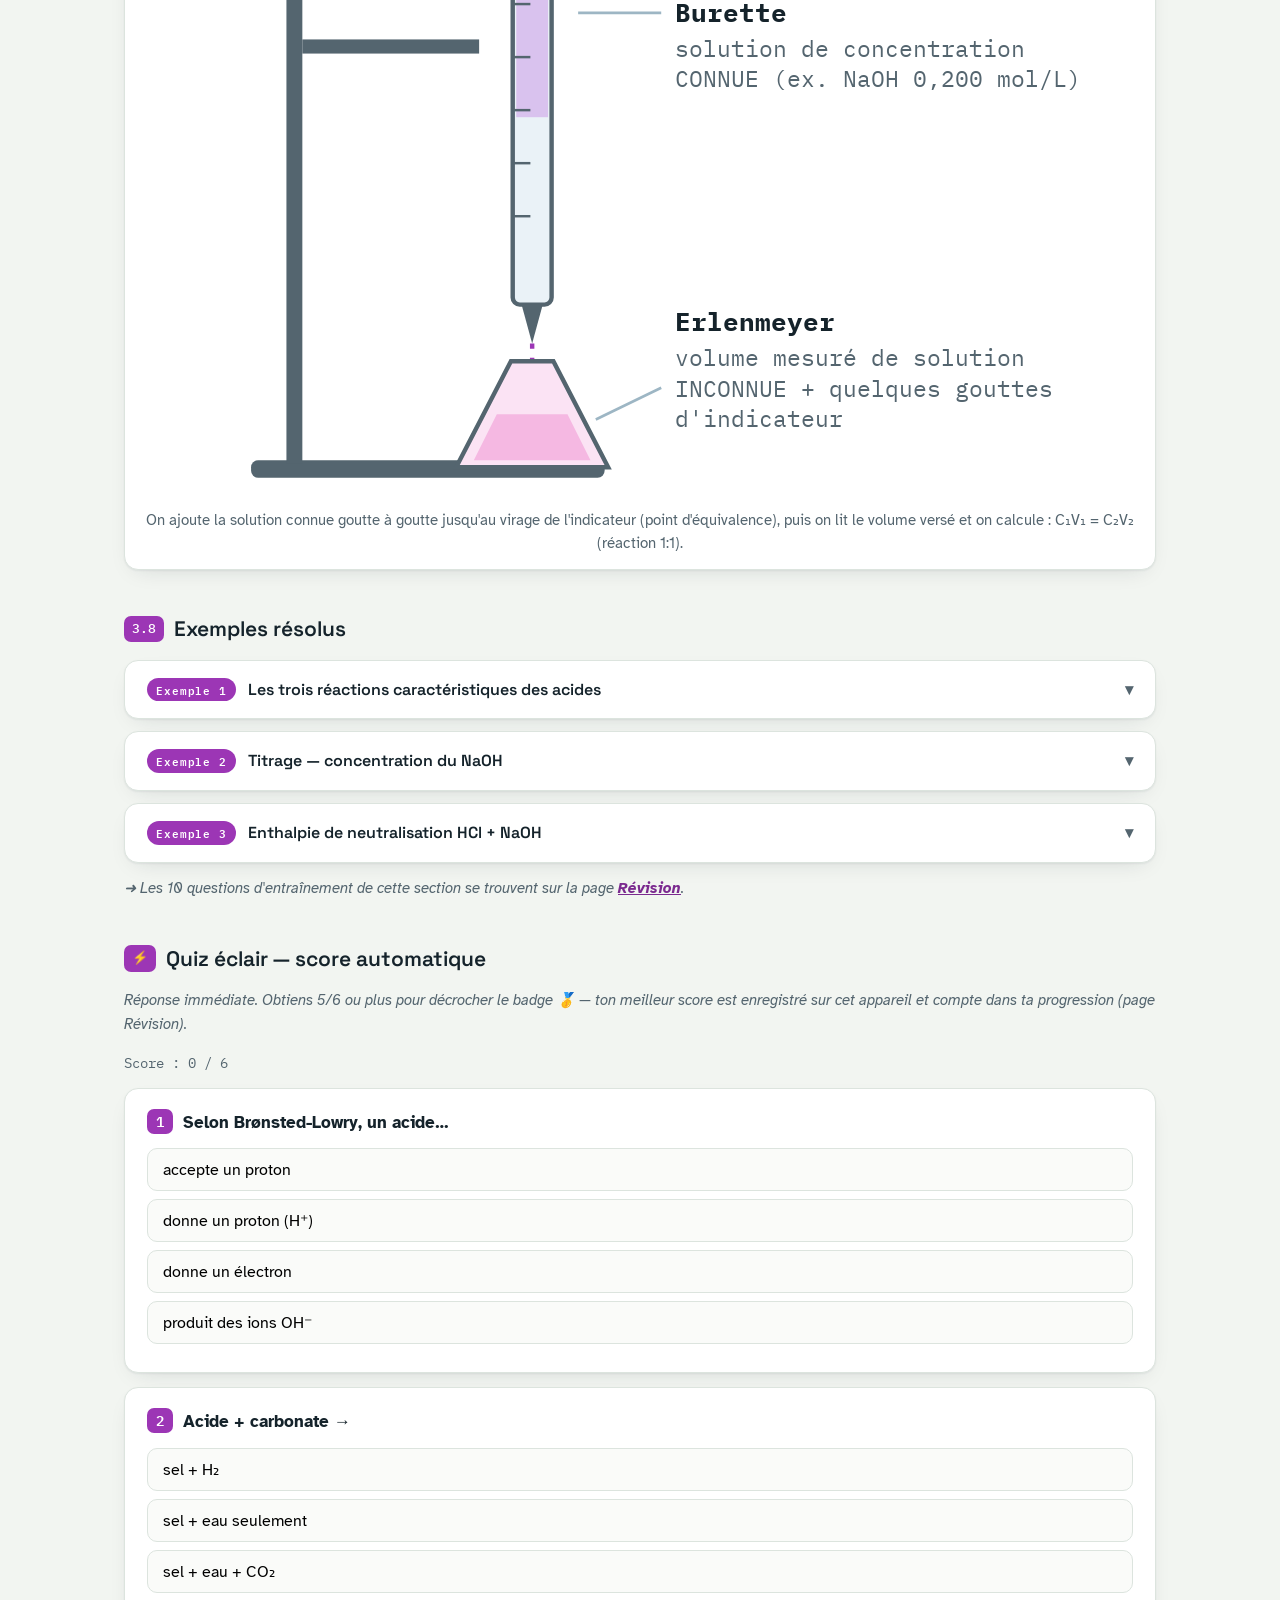
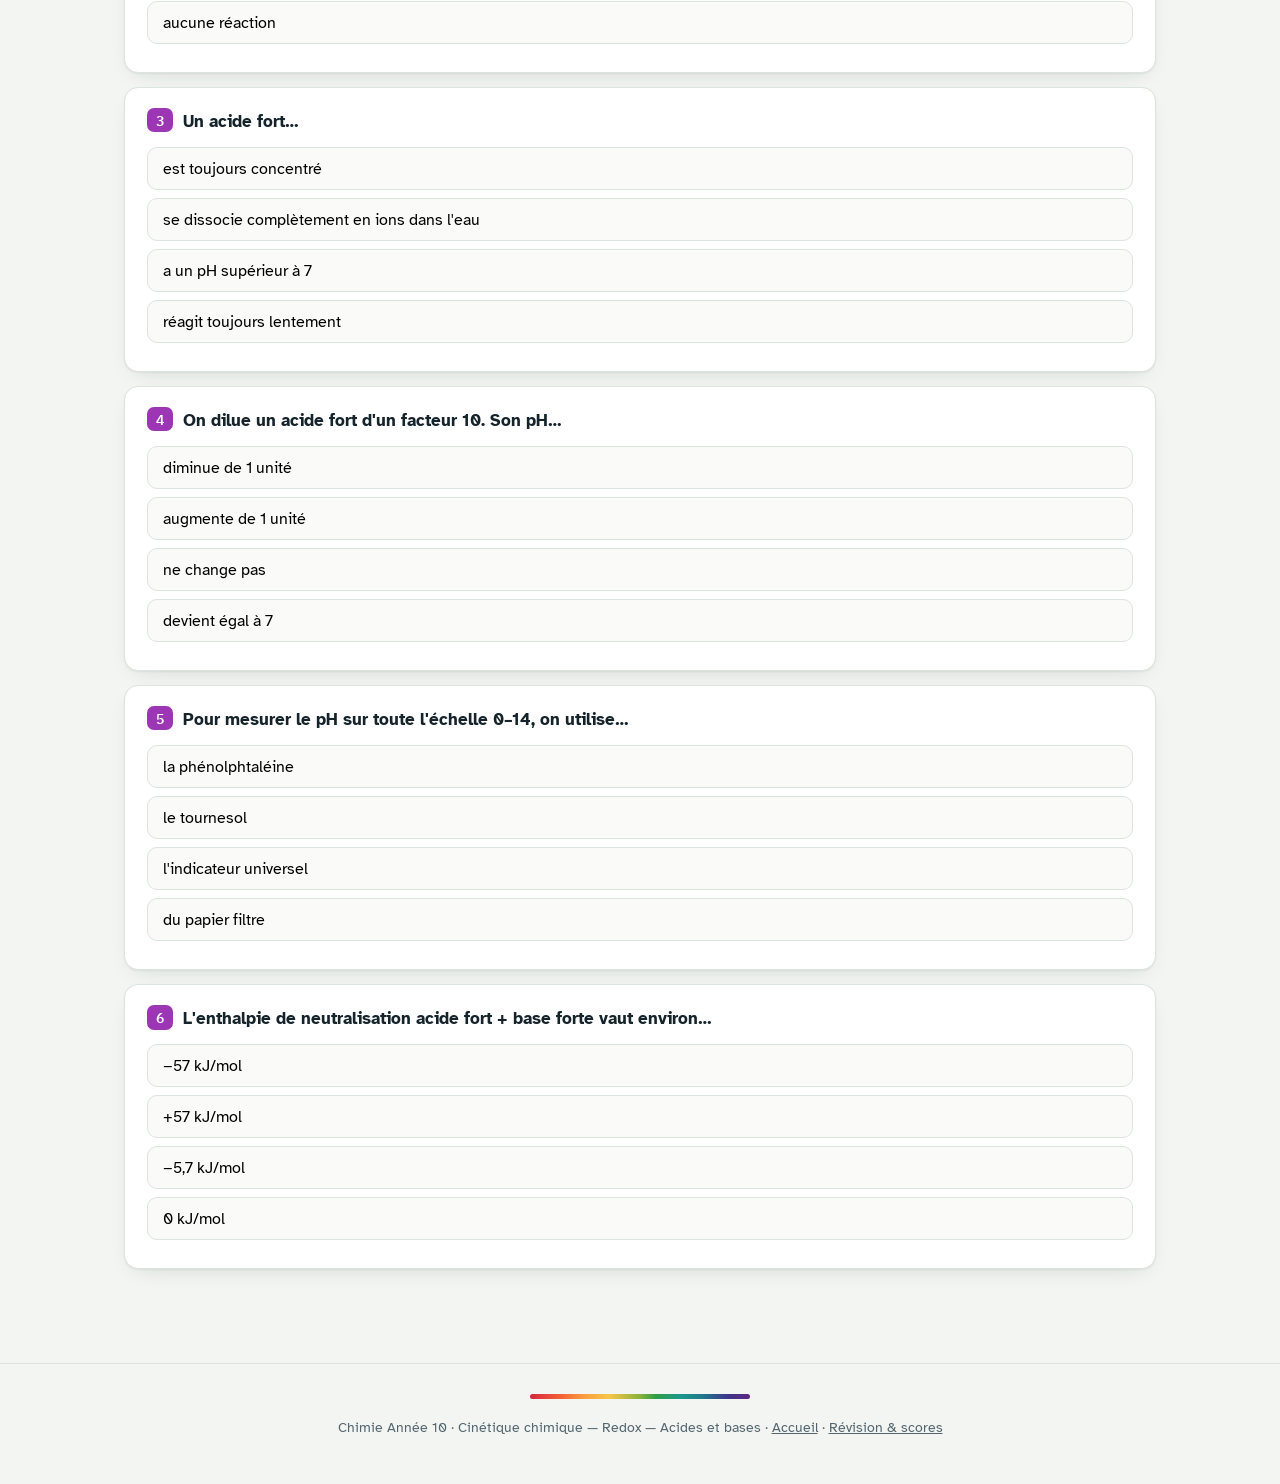
<file: acids.html>
<!DOCTYPE html>
<html lang="fr">
<head>
<meta charset="UTF-8">
<meta name="viewport" content="width=device-width, initial-scale=1.0">
<title>Acides & bases — Chimie Année 10</title>
<link rel="preconnect" href="https://fonts.googleapis.com">
<link href="https://fonts.googleapis.com/css2?family=Space+Grotesk:wght@400;500;600;700&family=Atkinson+Hyperlegible:ital,wght@0,400;0,700;1,400&family=IBM+Plex+Mono:wght@400;500;600&display=swap" rel="stylesheet">
<link rel="stylesheet" href="style.css">
</head>
<body>
<header class="page-hero"><div class="ph-bar"></div></header>
<nav class="nav" aria-label="Navigation"><div class="nav-inner">
<a class="tab-btn" href="index.html">🏠 Accueil</a>
<a class="tab-btn" href="kinetics.html" style="--tab-color:var(--kin)">1 · Cinétique</a>
<a class="tab-btn" href="redox.html" style="--tab-color:var(--redox)">2 · Redox</a>
<a class="tab-btn" href="acids.html" style="--tab-color:var(--acid)" aria-current="page">3 · Acides &amp; bases</a>
<a class="tab-btn" href="revision.html" style="--tab-color:var(--green)">🎯 Révision</a>
<a class="lang-btn" href="en/acids.html" title="Switch to English">🌐 EN</a>
</div></nav>
<main class="wrap">
<section class="panel" id="panel-acid" style="--accent:var(--acid);--accent-soft:var(--acid-soft);--accent-deep:var(--acid-deep)">
  <div class="section-head">
    <span class="section-tag" style="background:var(--acid)">Section 3</span>
    <h2>Acides &amp; bases</h2>
  </div>
  <p class="section-intro">Donner ou accepter un proton : du pH du vinaigre jusqu'au titrage de précision, voici la chimie des acides et des bases.</p>
<div class="card obj-card" data-chapter="acid"><span class="deftag" style="background:var(--acid);color:#fff">Objectifs d'apprentissage</span><h4>🎯 À la fin de cette section, tu devrais être capable de…</h4><p class="note">Coche au fur et à mesure — ta progression est enregistrée sur cet appareil.</p><ul class="obj-list"><li><label><input type="checkbox"> <span>Définir un acide et une base selon Brønsted-Lowry</span></label></li><li><label><input type="checkbox"> <span>Distinguer les bases alcalines des bases insolubles avec des exemples</span></label></li><li><label><input type="checkbox"> <span>Écrire les trois équations générales des réactions des acides (métal, base, carbonate)</span></label></li><li><label><input type="checkbox"> <span>Comparer acides forts et faibles : pH, conductivité, vitesse de réaction</span></label></li><li><label><input type="checkbox"> <span>Relier le pH à la concentration en H⁺ et prédire l'effet d'une dilution ×10</span></label></li><li><label><input type="checkbox"> <span>Effectuer des calculs de titrage et d'enthalpie de neutralisation</span></label></li></ul><div class="obj-progress"></div></div>


  <h3 class="block-title"><span class="num" style="background:var(--acid)">3.1</span>Définition de Brønsted-Lowry</h3>
  <div class="grid-2">
    <div class="card definition">
      <span class="deftag" style="background:var(--acid);color:#fff">Définition clé</span>
      <p><strong>Acide (Brønsted-Lowry) :</strong> espèce chimique capable de <strong>donner</strong> un proton (H⁺) à une autre espèce.</p>
    </div>
    <div class="card definition">
      <span class="deftag" style="background:var(--acid);color:#fff">Définition clé</span>
      <p><strong>Base (Brønsted-Lowry) :</strong> espèce chimique capable d'<strong>accepter</strong> un proton (H⁺).</p>
    </div>
  </div>
  <div class="card">
    <p>Cette définition est plus large que la définition classique : elle s'applique même aux solvants non aqueux et aux bases insolubles.</p>
    <div class="eq">HCl + H₂O → H₃O⁺ + Cl⁻</div>
    <p>HCl <strong>donne</strong> un H⁺ à l'eau → HCl est l'acide ; l'eau <strong>accepte</strong> le H⁺ → l'eau est la base.</p>
  </div>

  <h3 class="block-title"><span class="num" style="background:var(--acid)">3.2</span>Bases alcalines et bases insolubles</h3>
  <div class="grid-2">
    <div class="card">
      <h4>Bases alcalines (solubles dans l'eau)</h4>
      <p>Elles se dissolvent dans l'eau pour produire des ions OH⁻ :</p>
      <div class="eq" style="text-align:left">NaOH → Na⁺ + OH⁻<br>Ca(OH)₂ → Ca²⁺ + 2 OH⁻<br>NH₃ + H₂O → NH₄⁺ + OH⁻</div>
    </div>
    <div class="card">
      <h4>Bases insolubles</h4>
      <p>Elles ne se dissolvent pas dans l'eau mais peuvent quand même <strong>accepter des protons</strong> :</p>
      <p><code class="chem">ZnO</code> (oxyde de zinc) · <code class="chem">Fe₂O₃</code> (oxyde de fer) · <code class="chem">CaCO₃</code> (carbonate de calcium)</p>
      <p class="note">Toutes les bases alcalines sont des bases, mais toutes les bases ne sont pas des alcalis.</p>
    </div>
  </div>

  <h3 class="block-title"><span class="num" style="background:var(--acid)">3.3</span>Propriétés caractéristiques des acides</h3>
  <div class="card">
    <table>
      <tr><th>Propriété</th><th>Observation</th></tr>
      <tr><td>pH &lt; 7</td><td>Mesurable avec un indicateur universel</td></tr>
      <tr><td>Réaction avec les métaux</td><td>Dégagement de H₂ et formation d'un sel</td></tr>
      <tr><td>Réaction avec les bases</td><td>Neutralisation → sel + eau</td></tr>
      <tr><td>Réaction avec les carbonates</td><td>Dégagement de CO₂, sel + eau</td></tr>
      <tr><td>Conductivité</td><td>Conduisent l'électricité (ions H⁺ en solution)</td></tr>
    </table>
    <h4>Les trois équations générales à connaître par cœur</h4>
    <div class="eq">Acide + Métal → Sel + H₂</div>
    <div class="eq">Acide + Base → Sel + H₂O</div>
    <div class="eq">Acide + Carbonate → Sel + H₂O + CO₂</div>
  </div>

  <h3 class="block-title"><span class="num" style="background:var(--acid)">3.4</span>Forts vs faibles</h3>
  <div class="card">
    <p><strong>Acide fort :</strong> se dissocie <strong>complètement</strong> en ions dans l'eau — HCl, H₂SO₄, HNO₃. · <strong>Acide faible :</strong> se dissocie <strong>partiellement</strong> — CH₃COOH (acide éthanoïque). · <strong>Base forte :</strong> NaOH. · <strong>Base faible :</strong> NH₃.</p>
    <p>⚠️ <strong>Attention :</strong> la <strong>force</strong> d'un acide (fort/faible) est différente de sa <strong>concentration</strong> (molaire).</p>
    <h4>Comparaison de solutions équimolaires (même concentration)</h4>
    <table>
      <tr><th>Propriété</th><th>Acide fort</th><th>Acide faible</th></tr>
      <tr><td>pH</td><td>Plus bas</td><td>Plus élevé</td></tr>
      <tr><td>Conductivité</td><td>Plus élevée (plus d'ions)</td><td>Plus faible</td></tr>
      <tr><td>Vitesse de réaction</td><td>Plus rapide</td><td>Plus lente</td></tr>
      <tr><td>Indicateur</td><td colspan="2">Indicateur universel requis pour différencier les deux</td></tr>
    </table>
  </div>

  <!-- Strong vs weak dissociation widget -->
  <div class="widget">
    <h4>⚡ Dissociation : acide fort vs acide faible</h4>
    <p class="hint">Même concentration, comportements différents : compare la proportion de molécules dissociées en ions (les points lumineux conduisent le courant !).</p>
    <div class="controls">
      <button class="btn dark toggled" id="dissStrong">HCl — acide fort</button>
      <button class="btn dark" id="dissWeak">CH₃COOH — acide faible</button>
    </div>
    <canvas id="dissCanvas" class="sim-canvas" style="height:190px" aria-label="Visualisation de la dissociation des acides"></canvas>
    <div class="stat-row">
      <div class="stat"><div class="lab">Dissociation</div><div class="val" id="dissPct">100 %</div></div>
      <div class="stat"><div class="lab">Conductivité</div><div class="val" id="dissCond">Élevée</div></div>
      <div class="stat"><div class="lab">pH (à 0,1 mol/L)</div><div class="val" id="dissPh">≈ 1</div></div>
    </div>
  </div>

  <h3 class="block-title"><span class="num" style="background:var(--acid)">3.5</span>pH et concentration en H⁺</h3>
  <div class="card">
    <p>Le <strong>pH</strong> mesure la concentration en ions H⁺ (ou H₃O⁺) en solution : pH &lt; 7 → <strong>acide</strong> · pH = 7 → <strong>neutre</strong> (à 25 °C) · pH &gt; 7 → <strong>basique</strong>.</p>
    <p><strong>Relation clé :</strong> le pH diminue d'une unité pour chaque multiplication par 10 de la concentration en H⁺. <span class="note">(Formellement : pH = −log[H⁺], mais la connaissance des logarithmes n'est pas requise à ce niveau.)</span></p>
    <p><strong>Indicateur universel :</strong> seul indicateur capable de distinguer différentes valeurs de pH sur toute l'échelle (0–14) grâce à un changement de couleur graduel (rouge → violet).</p>
  </div>

  <!-- pH explorer -->
  <div class="widget">
    <h4>🌈 Explorateur de pH &amp; dilutions ×10</h4>
    <p class="hint">Déplace le curseur ou utilise les boutons de dilution : chaque division par 10 de [H⁺] fait monter le pH d'une unité.</p>
    <input type="range" id="phSlider" min="0" max="14" step="1" value="3" aria-label="Valeur de pH">
    <div class="ph-strip"><div class="ph-cursor" id="phCursor"></div></div>
    <div class="ph-scale"><span>0</span><span>1</span><span>2</span><span>3</span><span>4</span><span>5</span><span>6</span><span>7</span><span>8</span><span>9</span><span>10</span><span>11</span><span>12</span><span>13</span><span>14</span></div>
    <div class="ph-readout">
      <div class="stat" style="flex:0 0 auto;min-width:120px"><div class="lab">pH</div><div class="ph-big" id="phVal" style="color:#F7C548">3</div></div>
      <div class="stat"><div class="lab">[H⁺]</div><div class="val" id="phConc" style="font-size:19px;padding-top:6px">10⁻³ mol/L = 0,001 mol/L</div></div>
      <div class="stat"><div class="lab">Nature · exemple</div><div class="val" id="phNature" style="font-size:16px;padding-top:7px">Acide — vinaigre</div></div>
    </div>
    <div class="dilute-btns">
      <button class="btn dark" id="phDilute">💧 Diluer ×10 ([H⁺] ÷ 10)</button>
      <button class="btn dark" id="phConcentrate">🧪 Concentrer ×10 ([H⁺] × 10)</button>
    </div>
  </div>

  <h3 class="block-title"><span class="num" style="background:var(--acid)">3.6</span>Neutralisation et titrage</h3>
  <div class="card">
    <p>La <strong>neutralisation</strong> est la réaction entre un acide et une base pour produire un sel et de l'eau.</p>
    <div class="eq">HCl(aq) + NaOH(aq) → NaCl(aq) + H₂O(l)</div>
    <p>Au <strong>point d'équivalence</strong>, le nombre de moles d'acide = le nombre de moles de base (selon la stœchiométrie). Le <strong>titrage</strong> permet de déterminer la concentration d'une solution inconnue :</p>
    <div class="eq">n(acide) = C₁ × V₁ &nbsp;&nbsp;et&nbsp;&nbsp; n(base) = C₂ × V₂ &nbsp;&nbsp;→&nbsp;&nbsp; au point d'équivalence (1:1) : C₁V₁ = C₂V₂</div>
    <h4>Méthode</h4>
    <p>1. Remplir la burette avec la solution de concentration connue. &nbsp;2. Placer la solution inconnue dans l'erlenmeyer avec quelques gouttes d'indicateur. &nbsp;3. Ajouter lentement jusqu'au virage de l'indicateur (point d'équivalence). &nbsp;4. Lire le volume ajouté et calculer la concentration inconnue.</p>
  </div>

  <h3 class="block-title"><span class="num" style="background:var(--acid)">3.7</span>Enthalpie de neutralisation</h3>
  <div class="card">
    <p>La neutralisation est une réaction <strong>exothermique</strong>. La chaleur dégagée se calcule avec <code class="chem">q = mCΔT</code>, et l'enthalpie molaire de neutralisation :</p>
    <div class="eq">ΔH(neut) = −q ÷ n &nbsp;&nbsp;(en kJ/mol)</div>
    <p>Où <strong>n</strong> est le nombre de moles du réactif limitant (acide ou base).</p>
    <p class="note">Valeur de référence : pour la neutralisation d'un acide fort par une base forte, ΔH ≈ −57 kJ/mol. <span style="font-style:normal">💡 La <a href="redox.html" style="color:var(--acid-deep)">calculatrice q = mCΔT de la page Redox</a> fonctionne aussi ici !</span></p>
  </div>

  <h3 class="block-title"><span class="num" style="background:var(--acid)">⬡</span>Schéma : le montage de titrage</h3>
<figure class="fig"><svg viewBox="0 0 560 340" role="img" aria-label="Montage de titrage avec burette et erlenmeyer">
<!-- stand -->
<rect x="60" y="318" width="200" height="10" rx="4" fill="#54656F"/>
<rect x="80" y="40" width="9" height="280" fill="#54656F"/>
<rect x="89" y="80" width="100" height="8" fill="#54656F"/>
<!-- burette -->
<rect x="208" y="30" width="22" height="200" rx="4" fill="#EAF2F7" stroke="#54656F" stroke-width="2.5"/>
<rect x="210" y="34" width="18" height="90" fill="#D9C2EE"/>
<g stroke="#54656F" stroke-width="1.4">
<line x1="208" y1="60" x2="218" y2="60"/><line x1="208" y1="90" x2="218" y2="90"/>
<line x1="208" y1="120" x2="218" y2="120"/><line x1="208" y1="150" x2="218" y2="150"/>
<line x1="208" y1="180" x2="218" y2="180"/></g>
<path d="M 213 230 L 225 230 L 219 252 Z" fill="#54656F"/>
<line x1="219" y1="252" x2="219" y2="278" stroke="#9C36B5" stroke-width="2.5" stroke-dasharray="3 5"/>
<!-- flask -->
<path d="M 207 262 L 231 262 L 262 322 L 176 322 Z" fill="#FBE3F4" stroke="#54656F" stroke-width="2.5"/>
<path d="M 199 292 L 239 292 L 252 318 L 186 318 Z" fill="#F5B8E2"/>
<!-- labels -->
<text x="300" y="70" font-size="14.5" fill="#15232B" font-weight="700">Burette</text>
<text x="300" y="90" font-size="13" fill="#54656F">solution de concentration</text>
<text x="300" y="107" font-size="13" fill="#54656F">CONNUE (ex. NaOH 0,200 mol/L)</text>
<text x="300" y="245" font-size="14.5" fill="#15232B" font-weight="700">Erlenmeyer</text>
<text x="300" y="265" font-size="13" fill="#54656F">volume mesuré de solution</text>
<text x="300" y="282" font-size="13" fill="#54656F">INCONNUE + quelques gouttes</text>
<text x="300" y="299" font-size="13" fill="#54656F">d'indicateur</text>
<line x1="245" y1="65" x2="292" y2="65" stroke="#9DB6C4" stroke-width="1.5"/>
<line x1="255" y1="295" x2="292" y2="277" stroke="#9DB6C4" stroke-width="1.5"/>
</svg><figcaption>On ajoute la solution connue goutte à goutte jusqu'au virage de l'indicateur (point d'équivalence), puis on lit le volume versé et on calcule : C₁V₁ = C₂V₂ (réaction 1:1).</figcaption></figure>
<h3 class="block-title"><span class="num" style="background:var(--acid)">3.8</span>Exemples résolus</h3>
  <details class="ex">
    <summary><span class="pill" style="background:var(--acid)">Exemple 1</span>Les trois réactions caractéristiques des acides<span class="chev">▾</span></summary>
    <div class="ex-body">
      <p><strong>Question :</strong> écrivez les équations équilibrées pour : (a) magnésium + acide chlorhydrique ; (b) hydroxyde de sodium + acide sulfurique ; (c) carbonate de calcium + acide chlorhydrique.</p>
      <div class="answer show"><span class="alab">Réponse</span>
        <div class="eq">(a) Mg(s) + 2 HCl(aq) → MgCl₂(aq) + H₂(g)</div>
        <div class="eq">(b) 2 NaOH(aq) + H₂SO₄(aq) → Na₂SO₄(aq) + 2 H₂O(l)</div>
        <div class="eq">(c) CaCO₃(s) + 2 HCl(aq) → CaCl₂(aq) + H₂O(l) + CO₂(g)</div>
      </div>
    </div>
  </details>
  <details class="ex">
    <summary><span class="pill" style="background:var(--acid)">Exemple 2</span>Titrage — concentration du NaOH<span class="chev">▾</span></summary>
    <div class="ex-body">
      <p><strong>Question :</strong> dans un titrage, 25,0 cm³ de NaOH de concentration inconnue est titré avec du HCl à 0,100 mol/L. Il faut 18,4 cm³ de HCl pour atteindre le point d'équivalence. Calculez la concentration du NaOH.</p>
      <div class="answer show"><span class="alab">Réponse</span>
        Moles de HCl = 0,100 × 0,0184 = 1,84 × 10⁻³ mol. Réaction 1:1, donc moles de NaOH = 1,84 × 10⁻³ mol.
        <div class="eq">C(NaOH) = n ÷ V = 1,84 × 10⁻³ ÷ 0,0250 = <strong>0,0736 mol/L</strong></div>
      </div>
    </div>
  </details>
  <details class="ex">
    <summary><span class="pill" style="background:var(--acid)">Exemple 3</span>Enthalpie de neutralisation HCl + NaOH<span class="chev">▾</span></summary>
    <div class="ex-body">
      <p><strong>Question :</strong> 50 cm³ de HCl à 1 mol/L est mélangé à 50 cm³ de NaOH à 1 mol/L. La température passe de 20,0 °C à 26,7 °C. Calculez q et ΔH molaire de neutralisation.</p>
      <div class="answer show"><span class="alab">Réponse</span>
        m totale = 100 g (densité ≈ 1 g/cm³) · ΔT = 6,7 °C
        <div class="eq">q = 100 × 4,18 × 6,7 = 2 800,6 J ≈ 2,80 kJ</div>
        Moles de HCl = 0,050 L × 1 mol/L = 0,050 mol (réactif limitant)
        <div class="eq">ΔH = −2,80 ÷ 0,050 = <strong>−56,0 kJ/mol</strong></div>
        Le signe négatif confirme que la réaction est exothermique.
      </div>
    </div>
  </details>
  <p class="note" style="margin-top:14px">➜ Les 10 questions d'entraînement de cette section se trouvent sur la page <a href="revision.html" style="color:var(--accent-deep)"><strong>Révision</strong></a>.</p>
<h3 class="block-title"><span class="num" style="background:var(--acid)">⚡</span>Quiz éclair — score automatique</h3><p class="note" style="margin-bottom:16px">Réponse immédiate. Obtiens 5/6 ou plus pour décrocher le badge 🥇 — ton meilleur score est enregistré sur cet appareil et compte dans ta progression (page Révision).</p><div id="quiz"></div>
<script>
const QUIZ_DATA=[
{q:"Selon Brønsted-Lowry, un acide…",o:["accepte un proton","donne un proton (H⁺)","donne un électron","produit des ions OH⁻"],c:1},
{q:"Acide + carbonate →",o:["sel + H₂","sel + eau seulement","sel + eau + CO₂","aucune réaction"],c:2},
{q:"Un acide fort…",o:["est toujours concentré","se dissocie complètement en ions dans l'eau","a un pH supérieur à 7","réagit toujours lentement"],c:1},
{q:"On dilue un acide fort d'un facteur 10. Son pH…",o:["diminue de 1 unité","augmente de 1 unité","ne change pas","devient égal à 7"],c:1},
{q:"Pour mesurer le pH sur toute l'échelle 0–14, on utilise…",o:["la phénolphtaléine","le tournesol","l'indicateur universel","du papier filtre"],c:2},
{q:"L'enthalpie de neutralisation acide fort + base forte vaut environ…",o:["−57 kJ/mol","+57 kJ/mol","−5,7 kJ/mol","0 kJ/mol"],c:0}];
document.addEventListener('DOMContentLoaded',()=>renderQuiz(document.getElementById('quiz'),'acid',QUIZ_DATA));
</script>
</section>
</main>
<footer class="footer"><div class="ph-mini"></div><p>Chimie Année 10 · Cinétique chimique — Redox — Acides et bases · <a href="index.html" style="color:var(--ink-soft)">Accueil</a> · <a href="revision.html" style="color:var(--ink-soft)">Révision &amp; scores</a></p></footer>
<script>
/* == DISSOCIATION WIDGET ===================== */
(function(){
  const cv=document.getElementById('dissCanvas'),ctx=cv.getContext('2d');
  const reduced=matchMedia('(prefers-reduced-motion: reduce)').matches;
  let strong=true,mols=[];
  function resize(){cv.width=cv.offsetWidth*devicePixelRatio;cv.height=190*devicePixelRatio;spawn();}
  function spawn(){
    mols=[];
    for(let i=0;i<26;i++){
      mols.push({x:Math.random()*cv.width,y:Math.random()*cv.height,
        vx:(Math.random()-.5)*.7,vy:(Math.random()-.5)*.7,idx:i});
    }
  }
  resize();addEventListener('resize',resize);
  function frame(){
    ctx.clearRect(0,0,cv.width,cv.height);
    const dpr=devicePixelRatio,r=6*dpr;
    const dissCount=strong?26:3; // 100% vs ~10%
    mols.forEach(mo=>{
      if(!reduced){mo.x+=mo.vx*dpr;mo.y+=mo.vy*dpr;
        if(mo.x<r*3){mo.x=r*3;mo.vx*=-1}if(mo.x>cv.width-r*3){mo.x=cv.width-r*3;mo.vx*=-1}
        if(mo.y<r*2){mo.y=r*2;mo.vy*=-1}if(mo.y>cv.height-r*2){mo.y=cv.height-r*2;mo.vy*=-1}}
      const diss=mo.idx<dissCount;
      if(diss){
        // two separated glowing ions
        ctx.shadowColor='#F9A03F';ctx.shadowBlur=10*dpr;
        ctx.fillStyle='#F9A03F';ctx.beginPath();ctx.arc(mo.x-r*1.7,mo.y,r*.75,0,7);ctx.fill();
        ctx.shadowColor='#5AB7D4';
        ctx.fillStyle='#5AB7D4';ctx.beginPath();ctx.arc(mo.x+r*1.7,mo.y,r,0,7);ctx.fill();
        ctx.shadowBlur=0;
        ctx.fillStyle='rgba(255,255,255,.7)';ctx.font=`${9*dpr}px IBM Plex Mono`;
        ctx.fillText('H⁺',mo.x-r*2.5,mo.y-r*1.4);
      }else{
        // intact molecule: two joined circles
        ctx.fillStyle='#7E8F87';
        ctx.beginPath();ctx.arc(mo.x-r*.55,mo.y,r*.8,0,7);ctx.fill();
        ctx.beginPath();ctx.arc(mo.x+r*.55,mo.y,r,0,7);ctx.fill();
      }
    });
    if(!reduced)requestAnimationFrame(frame);
  }
  frame();
  const bS=document.getElementById('dissStrong'),bW=document.getElementById('dissWeak');
  function setMode(s){
    strong=s;bS.classList.toggle('toggled',s);bW.classList.toggle('toggled',!s);
    document.getElementById('dissPct').textContent=s?'100 %':'≈ 10 %';
    document.getElementById('dissCond').textContent=s?'Élevée':'Faible';
    document.getElementById('dissPh').textContent=s?'≈ 1':'≈ 3';
    if(reduced)frame();
  }
  bS.addEventListener('click',()=>setMode(true));
  bW.addEventListener('click',()=>setMode(false));
})();


/* == pH EXPLORER ===================== */
(function(){
  const slider=document.getElementById('phSlider'),cursor=document.getElementById('phCursor');
  const COLORS=['#D7263D','#E84A3A','#F46036','#F9A03F','#F7C548','#C9CA45','#8AB339','#2F9E44','#1B998B','#1F8C8C','#1F7A8C','#3F5FA8','#3D348B','#4A2D85','#5F2680'];
  const EX=[
    'Acide fort — acide de batterie','Acide — suc gastrique','Acide — jus de citron','Acide — vinaigre',
    'Acide — jus de tomate','Acide faible — café noir','Légèrement acide — pluie, lait','Neutre — eau pure (25 °C)',
    'Légèrement basique — eau de mer','Basique — bicarbonate de soude','Basique — savon doux','Basique — ammoniaque diluée',
    'Basique — eau savonneuse conc.','Base forte — eau de Javel','Base forte — déboucheur (NaOH)'];
  const SUP={'-':'⁻','0':'⁰','1':'¹','2':'²','3':'³','4':'⁴','5':'⁵','6':'⁶','7':'⁷','8':'⁸','9':'⁹','+':'⁺'};
  function sup(n){return String(n).split('').map(c=>SUP[c]||c).join('');}
  function upd(){
    const ph=+slider.value;
    cursor.style.left=(ph/14*100)+'%';
    const v=document.getElementById('phVal');v.textContent=ph;v.style.color=COLORS[ph];
    const conc=ph===0?'1 mol/L':`10${sup('-'+ph)} mol/L`+(ph<=4?` = ${(Math.pow(10,-ph)).toLocaleString('fr-CH',{maximumFractionDigits:ph})} mol/L`:'');
    document.getElementById('phConc').textContent=conc;
    document.getElementById('phNature').textContent=EX[ph];
  }
  slider.addEventListener('input',upd);
  document.getElementById('phDilute').addEventListener('click',()=>{if(+slider.value<7){slider.value=+slider.value+1;upd();}});
  document.getElementById('phConcentrate').addEventListener('click',()=>{if(+slider.value>0){slider.value=+slider.value-1;upd();}});
  upd();
})();

</script>
<script src="app.js"></script>
</body>
</html>
</file>
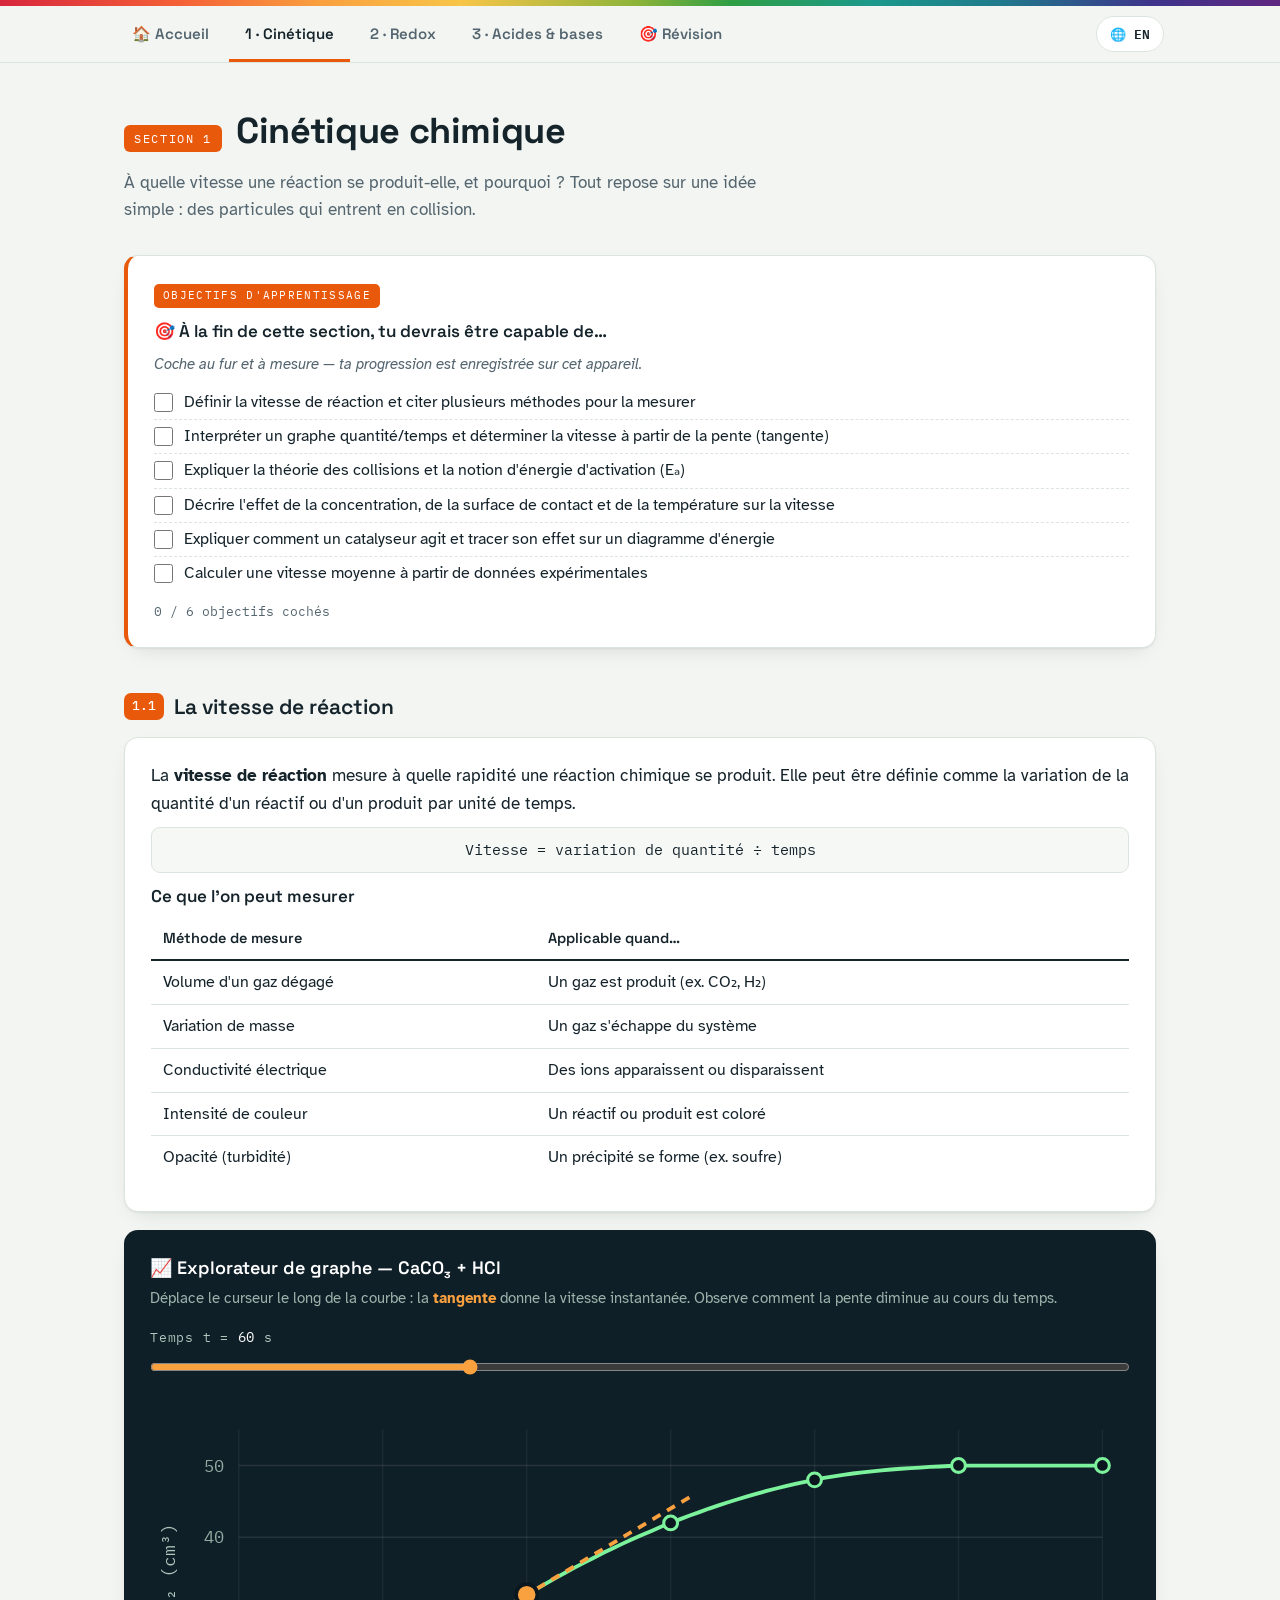
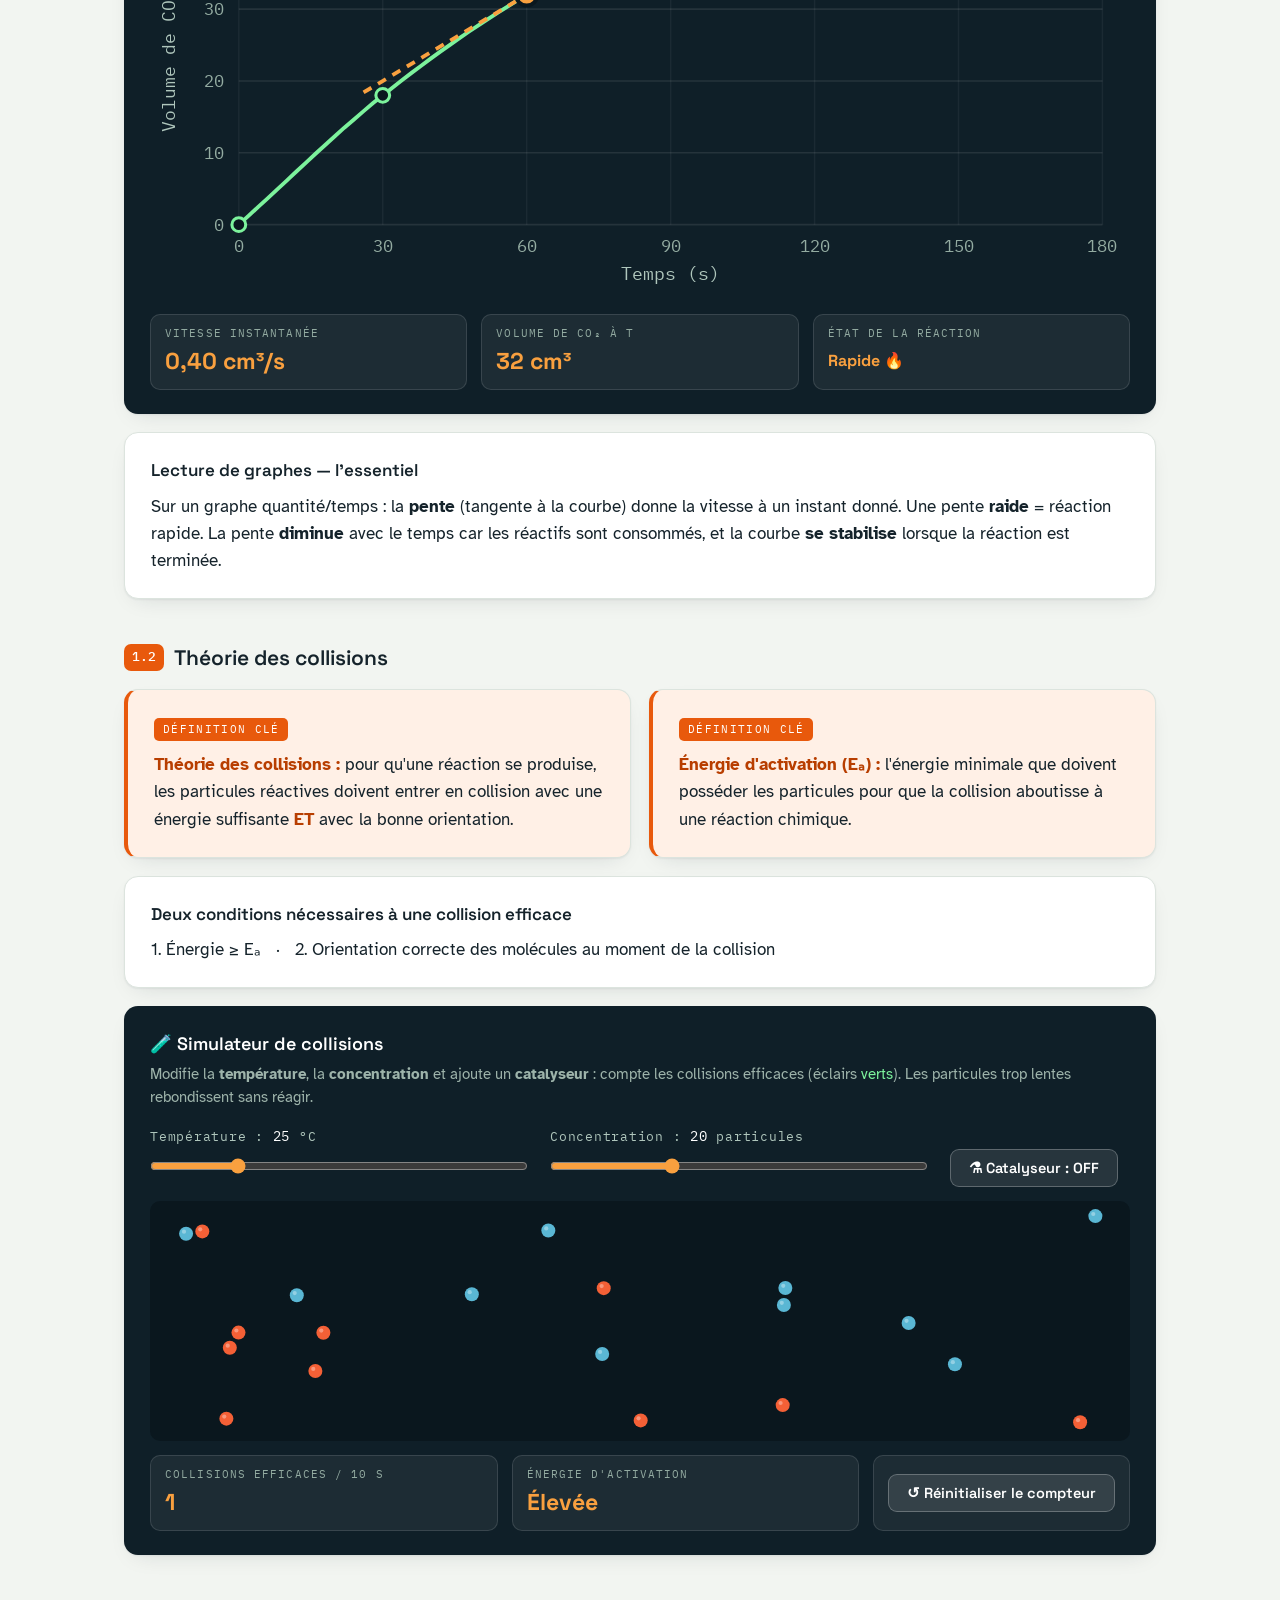
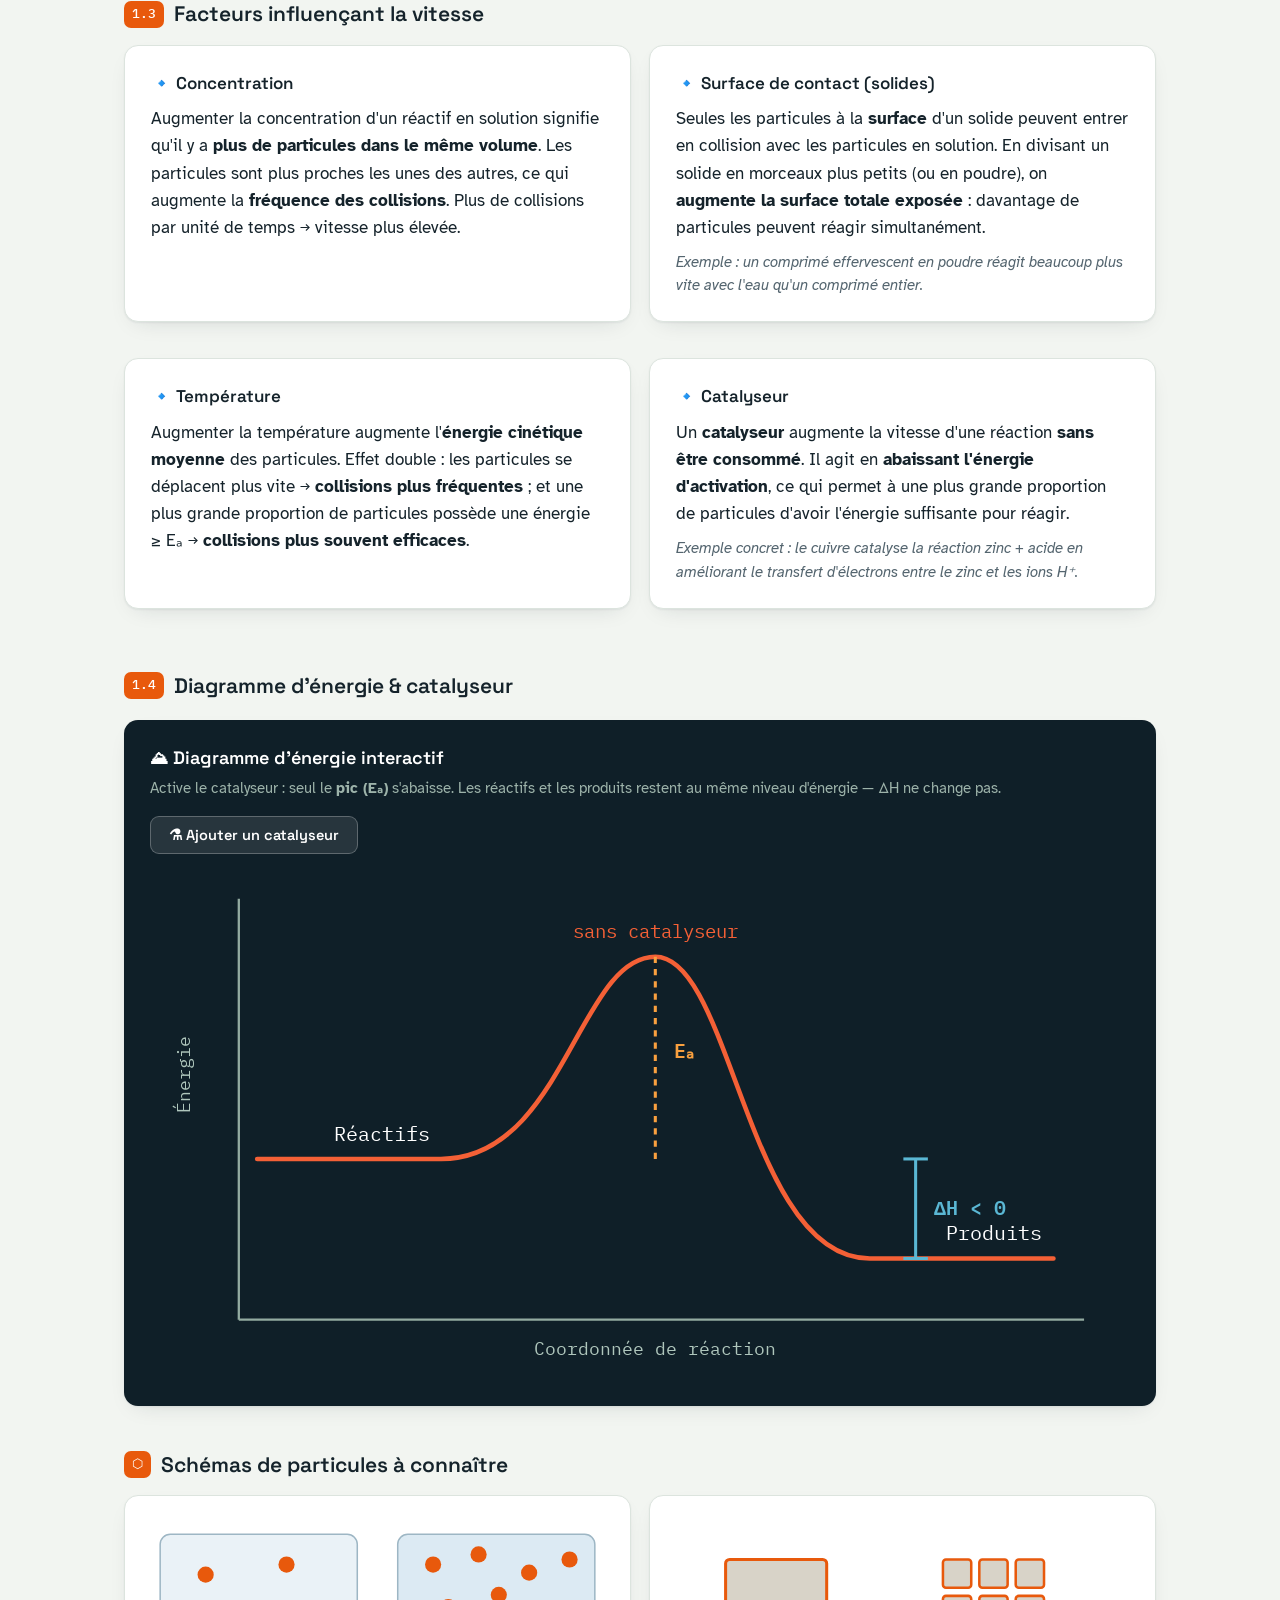
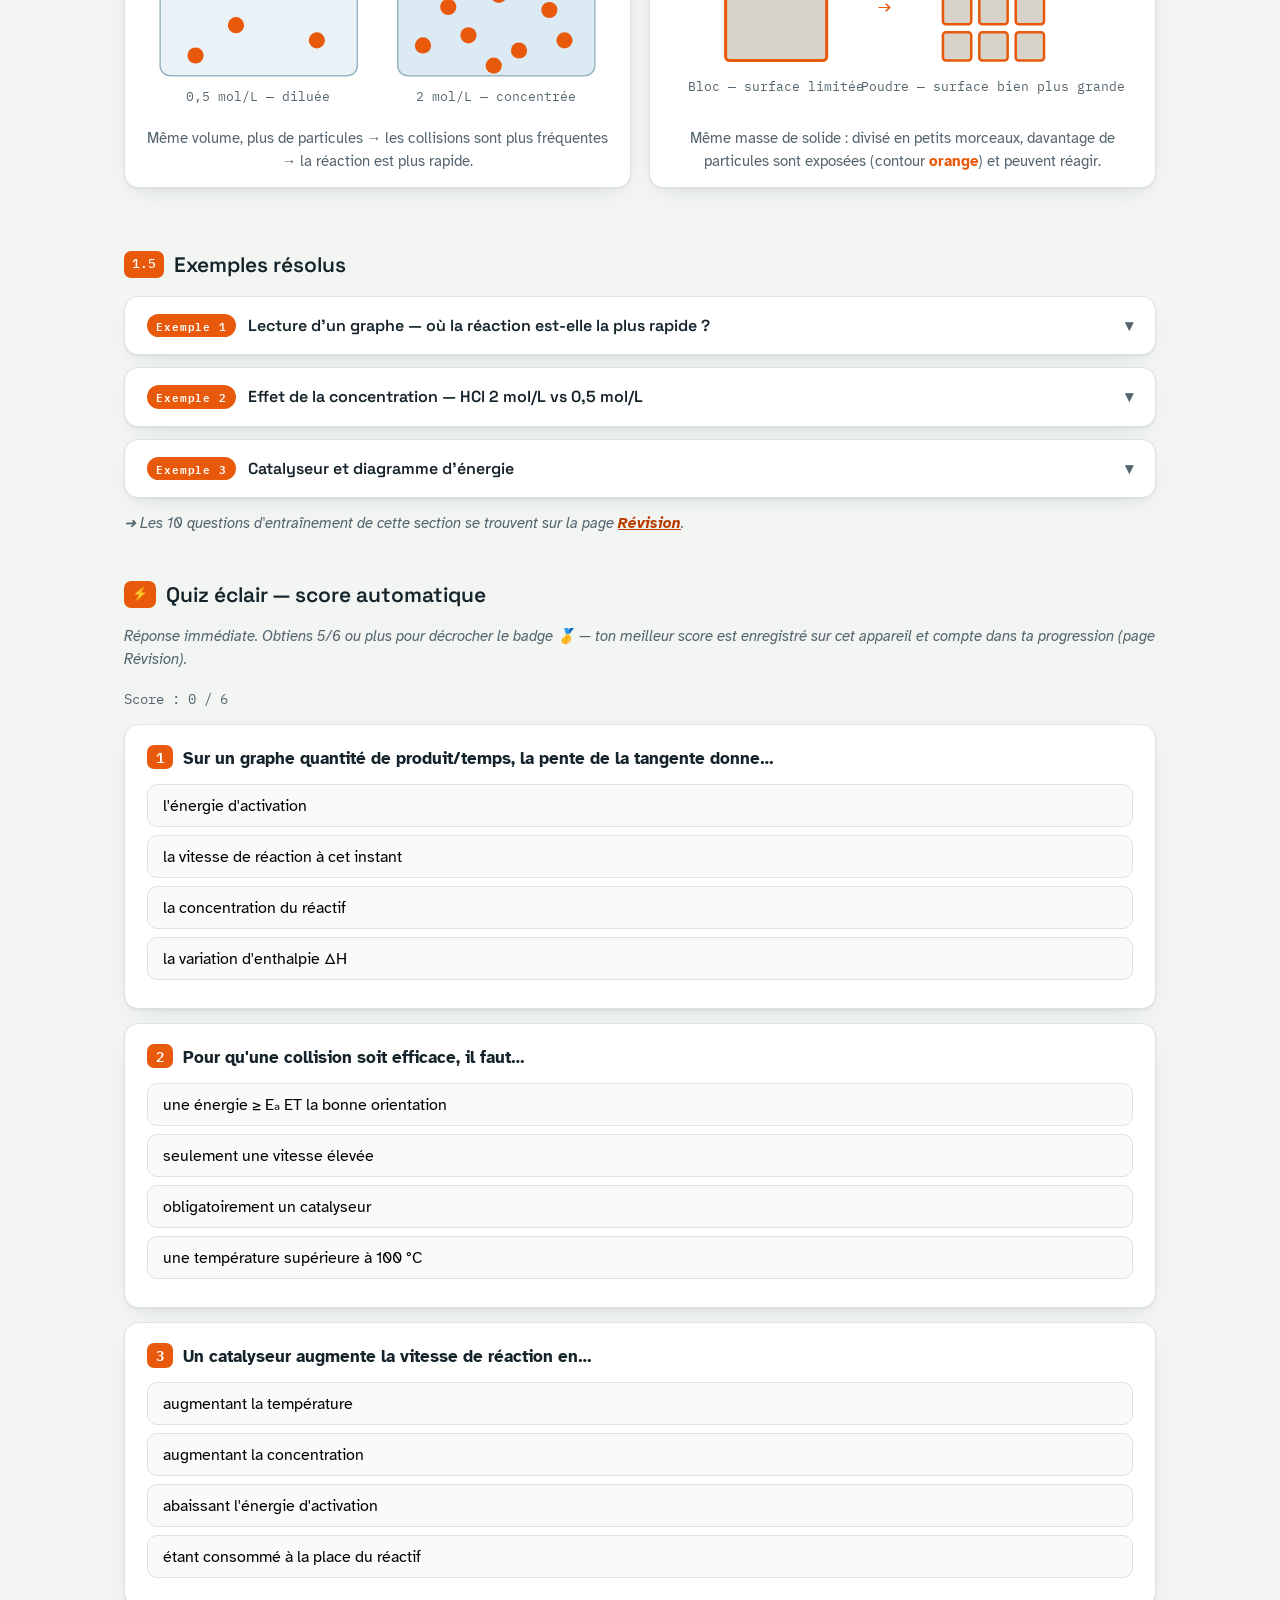
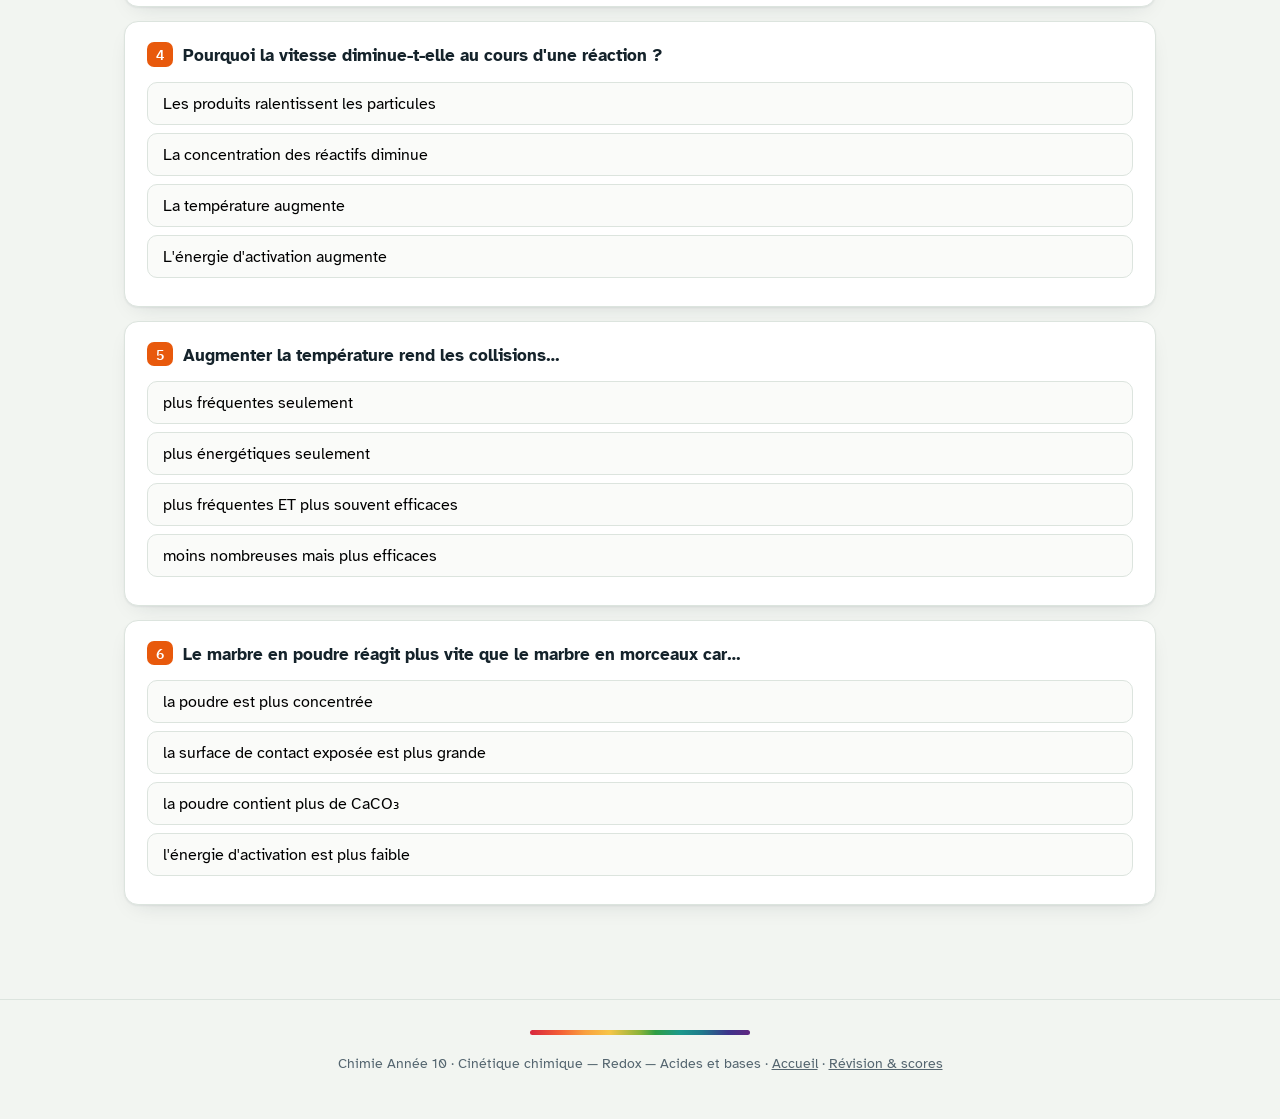
<file: kinetics.html>
<!DOCTYPE html>
<html lang="fr">
<head>
<meta charset="UTF-8">
<meta name="viewport" content="width=device-width, initial-scale=1.0">
<title>Cinétique chimique — Chimie Année 10</title>
<link rel="preconnect" href="https://fonts.googleapis.com">
<link href="https://fonts.googleapis.com/css2?family=Space+Grotesk:wght@400;500;600;700&family=Atkinson+Hyperlegible:ital,wght@0,400;0,700;1,400&family=IBM+Plex+Mono:wght@400;500;600&display=swap" rel="stylesheet">
<link rel="stylesheet" href="style.css">
</head>
<body>
<header class="page-hero"><div class="ph-bar"></div></header>
<nav class="nav" aria-label="Navigation"><div class="nav-inner">
<a class="tab-btn" href="index.html">🏠 Accueil</a>
<a class="tab-btn" href="kinetics.html" style="--tab-color:var(--kin)" aria-current="page">1 · Cinétique</a>
<a class="tab-btn" href="redox.html" style="--tab-color:var(--redox)">2 · Redox</a>
<a class="tab-btn" href="acids.html" style="--tab-color:var(--acid)">3 · Acides &amp; bases</a>
<a class="tab-btn" href="revision.html" style="--tab-color:var(--green)">🎯 Révision</a>
<a class="lang-btn" href="en/kinetics.html" title="Switch to English">🌐 EN</a>
</div></nav>
<main class="wrap">
<section class="panel" id="panel-kin" style="--accent:var(--kin);--accent-soft:var(--kin-soft);--accent-deep:var(--kin-deep)">
  <div class="section-head">
    <span class="section-tag" style="background:var(--kin)">Section 1</span>
    <h2>Cinétique chimique</h2>
  </div>
  <p class="section-intro">À quelle vitesse une réaction se produit-elle, et pourquoi ? Tout repose sur une idée simple : des particules qui entrent en collision.</p>
<div class="card obj-card" data-chapter="kin"><span class="deftag" style="background:var(--kin);color:#fff">Objectifs d'apprentissage</span><h4>🎯 À la fin de cette section, tu devrais être capable de…</h4><p class="note">Coche au fur et à mesure — ta progression est enregistrée sur cet appareil.</p><ul class="obj-list"><li><label><input type="checkbox"> <span>Définir la vitesse de réaction et citer plusieurs méthodes pour la mesurer</span></label></li><li><label><input type="checkbox"> <span>Interpréter un graphe quantité/temps et déterminer la vitesse à partir de la pente (tangente)</span></label></li><li><label><input type="checkbox"> <span>Expliquer la théorie des collisions et la notion d'énergie d'activation (Eₐ)</span></label></li><li><label><input type="checkbox"> <span>Décrire l'effet de la concentration, de la surface de contact et de la température sur la vitesse</span></label></li><li><label><input type="checkbox"> <span>Expliquer comment un catalyseur agit et tracer son effet sur un diagramme d'énergie</span></label></li><li><label><input type="checkbox"> <span>Calculer une vitesse moyenne à partir de données expérimentales</span></label></li></ul><div class="obj-progress"></div></div>


  <h3 class="block-title"><span class="num" style="background:var(--kin)">1.1</span>La vitesse de réaction</h3>
  <div class="card">
    <p>La <strong>vitesse de réaction</strong> mesure à quelle rapidité une réaction chimique se produit. Elle peut être définie comme la variation de la quantité d'un réactif ou d'un produit par unité de temps.</p>
    <div class="eq">Vitesse&nbsp;=&nbsp;variation de quantité&nbsp;÷&nbsp;temps</div>
    <h4>Ce que l'on peut mesurer</h4>
    <table>
      <tr><th>Méthode de mesure</th><th>Applicable quand…</th></tr>
      <tr><td>Volume d'un gaz dégagé</td><td>Un gaz est produit (ex. CO₂, H₂)</td></tr>
      <tr><td>Variation de masse</td><td>Un gaz s'échappe du système</td></tr>
      <tr><td>Conductivité électrique</td><td>Des ions apparaissent ou disparaissent</td></tr>
      <tr><td>Intensité de couleur</td><td>Un réactif ou produit est coloré</td></tr>
      <tr><td>Opacité (turbidité)</td><td>Un précipité se forme (ex. soufre)</td></tr>
    </table>
  </div>

  <!-- Interactive rate graph -->
  <div class="widget">
    <h4>📈 Explorateur de graphe — CaCO₃ + HCl</h4>
    <p class="hint">Déplace le curseur le long de la courbe : la <strong style="color:#F9A03F">tangente</strong> donne la vitesse instantanée. Observe comment la pente diminue au cours du temps.</p>
    <div class="controls">
      <div class="control" style="flex:2">
        <label for="rateTime">Temps t = <span id="rateTimeVal" class="readout">60</span> s</label>
        <input type="range" id="rateTime" min="5" max="175" value="60" step="1">
      </div>
    </div>
    <svg id="rateGraph" viewBox="0 0 640 320" width="100%" role="img" aria-label="Graphe du volume de CO2 en fonction du temps avec tangente interactive"></svg>
    <div class="stat-row">
      <div class="stat"><div class="lab">Vitesse instantanée</div><div class="val"><span id="rateSlope">0,42</span> cm³/s</div></div>
      <div class="stat"><div class="lab">Volume de CO₂ à t</div><div class="val"><span id="rateVol">30</span> cm³</div></div>
      <div class="stat"><div class="lab">État de la réaction</div><div class="val" style="font-size:16px;padding-top:5px" id="rateState">En cours</div></div>
    </div>
  </div>

  <div class="card">
    <h4>Lecture de graphes — l'essentiel</h4>
    <p>Sur un graphe quantité/temps : la <strong>pente</strong> (tangente à la courbe) donne la vitesse à un instant donné. Une pente <strong>raide</strong> = réaction rapide. La pente <strong>diminue</strong> avec le temps car les réactifs sont consommés, et la courbe <strong>se stabilise</strong> lorsque la réaction est terminée.</p>
  </div>

  <h3 class="block-title"><span class="num" style="background:var(--kin)">1.2</span>Théorie des collisions</h3>
  <div class="grid-2">
    <div class="card definition">
      <span class="deftag" style="background:var(--kin);color:#fff">Définition clé</span>
      <p><strong>Théorie des collisions :</strong> pour qu'une réaction se produise, les particules réactives doivent entrer en collision avec une énergie suffisante <strong>ET</strong> avec la bonne orientation.</p>
    </div>
    <div class="card definition">
      <span class="deftag" style="background:var(--kin);color:#fff">Définition clé</span>
      <p><strong>Énergie d'activation (Eₐ) :</strong> l'énergie minimale que doivent posséder les particules pour que la collision aboutisse à une réaction chimique.</p>
    </div>
  </div>
  <div class="card">
    <h4>Deux conditions nécessaires à une collision efficace</h4>
    <p>1. Énergie ≥ Eₐ &nbsp;&nbsp;·&nbsp;&nbsp; 2. Orientation correcte des molécules au moment de la collision</p>
  </div>

  <!-- Collision simulator (signature widget) -->
  <div class="widget">
    <h4>🧪 Simulateur de collisions</h4>
    <p class="hint">Modifie la <strong>température</strong>, la <strong>concentration</strong> et ajoute un <strong>catalyseur</strong> : compte les collisions efficaces (éclairs <span style="color:#7CF29C">verts</span>). Les particules trop lentes rebondissent sans réagir.</p>
    <div class="controls">
      <div class="control">
        <label for="simTemp">Température : <span id="simTempVal" class="readout">25</span> °C</label>
        <input type="range" id="simTemp" min="5" max="95" value="25">
      </div>
      <div class="control">
        <label for="simConc">Concentration : <span id="simConcVal" class="readout">20</span> particules</label>
        <input type="range" id="simConc" min="8" max="46" value="20" step="2">
      </div>
      <div class="control" style="flex:0 0 auto;display:flex;align-items:flex-end">
        <button class="btn dark" id="simCat" aria-pressed="false">⚗ Catalyseur : OFF</button>
      </div>
    </div>
    <canvas id="simCanvas" class="sim-canvas" aria-label="Simulation de particules en collision"></canvas>
    <div class="stat-row">
      <div class="stat"><div class="lab">Collisions efficaces / 10 s</div><div class="val" id="simHits">0</div></div>
      <div class="stat"><div class="lab">Énergie d'activation</div><div class="val" id="simEa">Élevée</div></div>
      <div class="stat" style="flex:0 0 auto;display:flex;align-items:center"><button class="btn dark" id="simReset">↺ Réinitialiser le compteur</button></div>
    </div>
  </div>

  <h3 class="block-title"><span class="num" style="background:var(--kin)">1.3</span>Facteurs influençant la vitesse</h3>
  <div class="grid-2">
    <div class="card">
      <h4>🔹 Concentration</h4>
      <p>Augmenter la concentration d'un réactif en solution signifie qu'il y a <strong>plus de particules dans le même volume</strong>. Les particules sont plus proches les unes des autres, ce qui augmente la <strong>fréquence des collisions</strong>. Plus de collisions par unité de temps <span class="arrow">→</span> vitesse plus élevée.</p>
    </div>
    <div class="card">
      <h4>🔹 Surface de contact (solides)</h4>
      <p>Seules les particules à la <strong>surface</strong> d'un solide peuvent entrer en collision avec les particules en solution. En divisant un solide en morceaux plus petits (ou en poudre), on <strong>augmente la surface totale exposée</strong> : davantage de particules peuvent réagir simultanément.</p>
      <p class="note">Exemple : un comprimé effervescent en poudre réagit beaucoup plus vite avec l'eau qu'un comprimé entier.</p>
    </div>
    <div class="card">
      <h4>🔹 Température</h4>
      <p>Augmenter la température augmente l'<strong>énergie cinétique moyenne</strong> des particules. Effet double : les particules se déplacent plus vite <span class="arrow">→</span> <strong>collisions plus fréquentes</strong> ; et une plus grande proportion de particules possède une énergie ≥ Eₐ <span class="arrow">→</span> <strong>collisions plus souvent efficaces</strong>.</p>
    </div>
    <div class="card">
      <h4>🔹 Catalyseur</h4>
      <p>Un <strong>catalyseur</strong> augmente la vitesse d'une réaction <strong>sans être consommé</strong>. Il agit en <strong>abaissant l'énergie d'activation</strong>, ce qui permet à une plus grande proportion de particules d'avoir l'énergie suffisante pour réagir.</p>
      <p class="note">Exemple concret : le cuivre catalyse la réaction zinc + acide en améliorant le transfert d'électrons entre le zinc et les ions H⁺.</p>
    </div>
  </div>

  <h3 class="block-title"><span class="num" style="background:var(--kin)">1.4</span>Diagramme d'énergie &amp; catalyseur</h3>
  <div class="widget">
    <h4>⛰ Diagramme d'énergie interactif</h4>
    <p class="hint">Active le catalyseur : seul le <strong>pic (Eₐ)</strong> s'abaisse. Les réactifs et les produits restent au même niveau d'énergie — ΔH ne change pas.</p>
    <div class="controls">
      <button class="btn dark" id="energyCat" aria-pressed="false">⚗ Ajouter un catalyseur</button>
    </div>
    <svg id="energyDiagram" viewBox="0 0 640 330" width="100%" role="img" aria-label="Diagramme d'énergie d'une réaction exothermique avec et sans catalyseur"></svg>
  </div>

  <h3 class="block-title"><span class="num" style="background:var(--kin)">⬡</span>Schémas de particules à connaître</h3>
<div class="grid-2">
<figure class="fig"><svg viewBox="0 0 460 200" role="img" aria-label="Diagramme de particules : solution diluee contre concentree">
<rect x="15" y="20" width="195" height="140" rx="10" fill="#EAF2F7" stroke="#9DB6C4" stroke-width="1.5"/>
<rect x="250" y="20" width="195" height="140" rx="10" fill="#DCEAF3" stroke="#9DB6C4" stroke-width="1.5"/>
<g fill="#E8590C"><circle cx="60" cy="60" r="8"/><circle cx="140" cy="50" r="8"/><circle cx="90" cy="110" r="8"/><circle cx="170" cy="125" r="8"/><circle cx="50" cy="140" r="8"/></g>
<g fill="#E8590C"><circle cx="285" cy="50" r="8"/><circle cx="330" cy="40" r="8"/><circle cx="380" cy="58" r="8"/><circle cx="420" cy="45" r="8"/><circle cx="300" cy="92" r="8"/><circle cx="350" cy="80" r="8"/><circle cx="400" cy="95" r="8"/><circle cx="275" cy="130" r="8"/><circle cx="320" cy="120" r="8"/><circle cx="370" cy="135" r="8"/><circle cx="415" cy="125" r="8"/><circle cx="345" cy="150" r="8"/></g>
<text x="112" y="185" text-anchor="middle" font-size="13" fill="#54656F">0,5 mol/L — diluée</text>
<text x="347" y="185" text-anchor="middle" font-size="13" fill="#54656F">2 mol/L — concentrée</text>
</svg><figcaption>Même volume, plus de particules → les collisions sont plus fréquentes → la réaction est plus rapide.</figcaption></figure>
<figure class="fig"><svg viewBox="0 0 460 200" role="img" aria-label="Surface de contact : bloc contre poudre">
<rect x="55" y="45" width="100" height="100" rx="4" fill="#D8D3C8" stroke="#E8590C" stroke-width="3"/>
<g stroke="#E8590C" stroke-width="2.5" fill="#D8D3C8">
<rect x="270" y="45" width="28" height="28" rx="3"/><rect x="306" y="45" width="28" height="28" rx="3"/><rect x="342" y="45" width="28" height="28" rx="3"/>
<rect x="270" y="81" width="28" height="28" rx="3"/><rect x="306" y="81" width="28" height="28" rx="3"/><rect x="342" y="81" width="28" height="28" rx="3"/>
<rect x="270" y="117" width="28" height="28" rx="3"/><rect x="306" y="117" width="28" height="28" rx="3"/><rect x="342" y="117" width="28" height="28" rx="3"/></g>
<text x="105" y="175" text-anchor="middle" font-size="13" fill="#54656F">Bloc — surface limitée</text>
<text x="320" y="175" text-anchor="middle" font-size="13" fill="#54656F">Poudre — surface bien plus grande</text>
<text x="212" y="100" text-anchor="middle" font-size="22" fill="#E8590C">→</text>
</svg><figcaption>Même masse de solide : divisé en petits morceaux, davantage de particules sont exposées (contour <span style="color:var(--kin);font-weight:700">orange</span>) et peuvent réagir.</figcaption></figure>
</div>
<h3 class="block-title"><span class="num" style="background:var(--kin)">1.5</span>Exemples résolus</h3>
  <details class="ex">
    <summary><span class="pill" style="background:var(--kin)">Exemple 1</span>Lecture d'un graphe — où la réaction est-elle la plus rapide ?<span class="chev">▾</span></summary>
    <div class="ex-body">
      <p>Du carbonate de calcium (CaCO₃) réagit avec de l'acide chlorhydrique (HCl). Le volume de CO₂ est mesuré toutes les 30 secondes :</p>
      <table style="max-width:340px">
        <tr><th>Temps (s)</th><th>Volume CO₂ (cm³)</th></tr>
        <tr><td>0</td><td>0</td></tr><tr><td>30</td><td>18</td></tr><tr><td>60</td><td>32</td></tr>
        <tr><td>90</td><td>42</td></tr><tr><td>120</td><td>48</td></tr><tr><td>150</td><td>50</td></tr><tr><td>180</td><td>50</td></tr>
      </table>
      <p><strong>Question :</strong> à quel moment la réaction est-elle la plus rapide ? Justifiez.</p>
      <div class="answer show"><span class="alab">Réponse</span>La réaction est la plus rapide au début (entre 0 et 30 s) car c'est là que la variation de volume est la plus grande : 18 cm³ en 30 s, soit une vitesse moyenne de 18/30 = <strong>0,6 cm³/s</strong>. La vitesse diminue ensuite car la concentration en HCl diminue.</div>
    </div>
  </details>
  <details class="ex">
    <summary><span class="pill" style="background:var(--kin)">Exemple 2</span>Effet de la concentration — HCl 2 mol/L vs 0,5 mol/L<span class="chev">▾</span></summary>
    <div class="ex-body">
      <p><strong>Question :</strong> expliquez, en faisant référence à la théorie des collisions, pourquoi une solution d'HCl à 2 mol/L réagit plus vite avec du zinc qu'une solution à 0,5 mol/L.</p>
      <div class="answer show"><span class="alab">Réponse</span>Dans la solution à 2 mol/L, il y a plus d'ions H⁺ par litre de solution. La densité de particules est plus élevée, ce qui augmente la fréquence des collisions entre les ions H⁺ et les atomes de zinc. Plus de collisions par unité de temps signifie une vitesse de réaction plus élevée.</div>
    </div>
  </details>
  <details class="ex">
    <summary><span class="pill" style="background:var(--kin)">Exemple 3</span>Catalyseur et diagramme d'énergie<span class="chev">▾</span></summary>
    <div class="ex-body">
      <p><strong>Question :</strong> sur un diagramme d'énergie, tracez l'effet d'un catalyseur et expliquez comment il augmente la vitesse de réaction.</p>
      <div class="answer show"><span class="alab">Réponse</span>Le catalyseur abaisse l'énergie d'activation (Eₐ). Sur le diagramme, le pic est moins élevé avec le catalyseur. Ainsi, une plus grande fraction des particules possède une énergie suffisante pour réagir lors d'une collision, ce qui augmente la proportion de collisions efficaces et donc la vitesse globale de la réaction.</div>
    </div>
  </details>
  <p class="note" style="margin-top:14px">➜ Les 10 questions d'entraînement de cette section se trouvent sur la page <a href="revision.html" style="color:var(--accent-deep)"><strong>Révision</strong></a>.</p>
<h3 class="block-title"><span class="num" style="background:var(--kin)">⚡</span>Quiz éclair — score automatique</h3><p class="note" style="margin-bottom:16px">Réponse immédiate. Obtiens 5/6 ou plus pour décrocher le badge 🥇 — ton meilleur score est enregistré sur cet appareil et compte dans ta progression (page Révision).</p><div id="quiz"></div>
<script>
const QUIZ_DATA=[
{q:"Sur un graphe quantité de produit/temps, la pente de la tangente donne…",o:["l'énergie d'activation","la vitesse de réaction à cet instant","la concentration du réactif","la variation d'enthalpie ΔH"],c:1},
{q:"Pour qu'une collision soit efficace, il faut…",o:["une énergie ≥ Eₐ ET la bonne orientation","seulement une vitesse élevée","obligatoirement un catalyseur","une température supérieure à 100 °C"],c:0},
{q:"Un catalyseur augmente la vitesse de réaction en…",o:["augmentant la température","augmentant la concentration","abaissant l'énergie d'activation","étant consommé à la place du réactif"],c:2},
{q:"Pourquoi la vitesse diminue-t-elle au cours d'une réaction ?",o:["Les produits ralentissent les particules","La concentration des réactifs diminue","La température augmente","L'énergie d'activation augmente"],c:1},
{q:"Augmenter la température rend les collisions…",o:["plus fréquentes seulement","plus énergétiques seulement","plus fréquentes ET plus souvent efficaces","moins nombreuses mais plus efficaces"],c:2},
{q:"Le marbre en poudre réagit plus vite que le marbre en morceaux car…",o:["la poudre est plus concentrée","la surface de contact exposée est plus grande","la poudre contient plus de CaCO₃","l'énergie d'activation est plus faible"],c:1}];
document.addEventListener('DOMContentLoaded',()=>renderQuiz(document.getElementById('quiz'),'kin',QUIZ_DATA));
</script>
</section>
</main>
<footer class="footer"><div class="ph-mini"></div><p>Chimie Année 10 · Cinétique chimique — Redox — Acides et bases · <a href="index.html" style="color:var(--ink-soft)">Accueil</a> · <a href="revision.html" style="color:var(--ink-soft)">Révision &amp; scores</a></p></footer>
<script>
/* == RATE GRAPH (kinetics) ===================== */
(function(){
  const svg=document.getElementById('rateGraph');
  const data=[[0,0],[30,18],[60,32],[90,42],[120,48],[150,50],[180,50]];
  const W=640,H=320,m={l:58,r:18,t:18,b:44};
  const X=t=>m.l+(t/180)*(W-m.l-m.r), Y=v=>H-m.b-(v/55)*(H-m.t-m.b);
  // monotone interpolation (simple Catmull-Rom sampling)
  function interp(t){
    if(t<=0)return 0; if(t>=150)return 50;
    let i=0;while(data[i+1][0]<t)i++;
    const [t0,v0]=data[i],[t1,v1]=data[i+1];
    const u=(t-t0)/(t1-t0);
    // cubic hermite with finite-difference slopes
    const s=(j)=>{ if(j<=0)return (data[1][1]-data[0][1])/(data[1][0]-data[0][0]);
      if(j>=data.length-1)return (data[j][1]-data[j-1][1])/(data[j][0]-data[j-1][0]);
      return ((data[j+1][1]-data[j-1][1])/(data[j+1][0]-data[j-1][0]));};
    const m0=s(i)*(t1-t0),m1=s(i+1)*(t1-t0);
    const u2=u*u,u3=u2*u;
    return (2*u3-3*u2+1)*v0+(u3-2*u2+u)*m0+(-2*u3+3*u2)*v1+(u3-u2)*m1;
  }
  function slope(t){const h=.5;return (interp(t+h)-interp(t-h))/(2*h);}
  // build static parts
  let g='';
  for(let v=0;v<=50;v+=10)g+=`<line x1="${m.l}" y1="${Y(v)}" x2="${W-m.r}" y2="${Y(v)}" stroke="rgba(255,255,255,.09)"/><text x="${m.l-10}" y="${Y(v)+4}" text-anchor="end" font-size="11" fill="#93ABA1">${v}</text>`;
  for(let t=0;t<=180;t+=30)g+=`<line x1="${X(t)}" y1="${H-m.b}" x2="${X(t)}" y2="${m.t}" stroke="rgba(255,255,255,.05)"/><text x="${X(t)}" y="${H-m.b+18}" text-anchor="middle" font-size="11" fill="#93ABA1">${t}</text>`;
  let path='M';
  for(let t=0;t<=180;t+=2)path+=`${X(t).toFixed(1)},${Y(interp(t)).toFixed(1)} `;
  let pts=data.map(([t,v])=>`<circle cx="${X(t)}" cy="${Y(v)}" r="4.5" fill="#0A171E" stroke="#7CF29C" stroke-width="2"/>`).join('');
  svg.innerHTML=`${g}
    <text x="${(m.l+W-m.r)/2}" y="${H-8}" text-anchor="middle" font-size="12" fill="#AFC6BC">Temps (s)</text>
    <text x="16" y="${(m.t+H-m.b)/2}" text-anchor="middle" font-size="12" fill="#AFC6BC" transform="rotate(-90 16 ${(m.t+H-m.b)/2})">Volume de CO₂ (cm³)</text>
    <path d="${path}" fill="none" stroke="#7CF29C" stroke-width="2.5" stroke-linecap="round"/>
    ${pts}
    <line id="tanLine" stroke="#F9A03F" stroke-width="2.5" stroke-dasharray="6 5"/>
    <circle id="tanPt" r="7" fill="#F9A03F" stroke="#0A171E" stroke-width="2.5"/>`;
  const tanLine=svg.querySelector('#tanLine'),tanPt=svg.querySelector('#tanPt');
  const slider=document.getElementById('rateTime');
  function update(){
    const t=+slider.value,v=interp(t),sl=slope(t);
    document.getElementById('rateTimeVal').textContent=t;
    document.getElementById('rateVol').textContent=v.toFixed(0);
    document.getElementById('rateSlope').textContent=sl.toFixed(2).replace('.',',');
    document.getElementById('rateState').textContent=sl<0.02?'Terminée ✓':(sl>0.35?'Rapide 🔥':'En cours');
    tanPt.setAttribute('cx',X(t));tanPt.setAttribute('cy',Y(v));
    const dt=34; // half-span in seconds for the tangent segment
    tanLine.setAttribute('x1',X(t-dt));tanLine.setAttribute('y1',Y(v-sl*dt));
    tanLine.setAttribute('x2',X(t+dt));tanLine.setAttribute('y2',Y(v+sl*dt));
  }
  slider.addEventListener('input',update);update();
})();


/* == COLLISION SIMULATOR ===================== */
(function(){
  const cv=document.getElementById('simCanvas'),ctx=cv.getContext('2d');
  const reduced=matchMedia('(prefers-reduced-motion: reduce)').matches;
  let temp=25,count=20,cat=false,hits=0,flashes=[];
  let parts=[];
  const R=7;
  function resize(){cv.width=cv.offsetWidth*devicePixelRatio;cv.height=240*devicePixelRatio;}
  resize();addEventListener('resize',()=>{resize();spawn();});
  function speedScale(){return (0.35+temp/55);}
  function spawn(){
    parts=[];
    for(let i=0;i<count;i++){
      const a=Math.random()*Math.PI*2,s=(0.6+Math.random()*0.8);
      parts.push({x:Math.random()*cv.width,y:Math.random()*cv.height,
        vx:Math.cos(a)*s,vy:Math.sin(a)*s,type:i%2,jit:Math.random()*100});
    }
  }
  spawn();
  function ea(){return cat?1.45:2.05;} // threshold on relative speed (scaled)
  function frame(){
    ctx.clearRect(0,0,cv.width,cv.height);
    const sc=speedScale()*devicePixelRatio, rr=R*devicePixelRatio;
    // move
    parts.forEach(p=>{
      p.x+=p.vx*sc*1.6;p.y+=p.vy*sc*1.6;
      if(p.x<rr){p.x=rr;p.vx*=-1}if(p.x>cv.width-rr){p.x=cv.width-rr;p.vx*=-1}
      if(p.y<rr){p.y=rr;p.vy*=-1}if(p.y>cv.height-rr){p.y=cv.height-rr;p.vy*=-1}
    });
    // collide pairs
    for(let i=0;i<parts.length;i++)for(let j=i+1;j<parts.length;j++){
      const a=parts[i],b=parts[j],dx=b.x-a.x,dy=b.y-a.y,d=Math.hypot(dx,dy);
      if(d<rr*2&&d>0.001){
        // elastic-ish swap along normal
        const nx=dx/d,ny=dy/d;
        const rvx=(b.vx-a.vx),rvy=(b.vy-a.vy);
        const rel=Math.abs(rvx*nx+rvy*ny)*speedScale()*2.2;
        const p=(rvx*nx+rvy*ny);
        if(p<0){
          a.vx+=p*nx;a.vy+=p*ny;b.vx-=p*nx;b.vy-=p*ny;
          // separate
          const ov=(rr*2-d)/2;a.x-=nx*ov;a.y-=ny*ov;b.x+=nx*ov;b.y+=ny*ov;
          if(a.type!==b.type&&rel>ea()){
            hits++;document.getElementById('simHits').textContent=hits;
            flashes.push({x:(a.x+b.x)/2,y:(a.y+b.y)/2,t:1});
          }
        }
      }
    }
    // draw flashes
    flashes=flashes.filter(f=>f.t>0);
    flashes.forEach(f=>{
      ctx.strokeStyle=`rgba(124,242,156,${f.t})`;ctx.lineWidth=3*devicePixelRatio;
      ctx.beginPath();ctx.arc(f.x,f.y,(1.4-f.t)*26*devicePixelRatio,0,7);ctx.stroke();
      f.t-=0.05;
    });
    // draw particles
    parts.forEach(p=>{
      ctx.fillStyle=p.type?'#5AB7D4':'#F46036';
      ctx.beginPath();ctx.arc(p.x,p.y,rr,0,7);ctx.fill();
      ctx.fillStyle='rgba(255,255,255,.35)';
      ctx.beginPath();ctx.arc(p.x-rr*.3,p.y-rr*.3,rr*.3,0,7);ctx.fill();
    });
    requestAnimationFrame(frame);
  }
  if(!reduced)frame();else{ // static render
    parts.forEach(p=>{ctx.fillStyle=p.type?'#5AB7D4':'#F46036';ctx.beginPath();ctx.arc(p.x,p.y,R*devicePixelRatio,0,7);ctx.fill();});
  }
  const tEl=document.getElementById('simTemp'),cEl=document.getElementById('simConc');
  tEl.addEventListener('input',()=>{temp=+tEl.value;document.getElementById('simTempVal').textContent=temp;});
  cEl.addEventListener('input',()=>{count=+cEl.value;document.getElementById('simConcVal').textContent=count;spawn();});
  const catBtn=document.getElementById('simCat');
  catBtn.addEventListener('click',()=>{
    cat=!cat;catBtn.classList.toggle('toggled',cat);catBtn.setAttribute('aria-pressed',cat);
    catBtn.textContent=cat?'⚗ Catalyseur : ON':'⚗ Catalyseur : OFF';
    document.getElementById('simEa').textContent=cat?'Abaissée ⤵':'Élevée';
  });
  document.getElementById('simReset').addEventListener('click',()=>{hits=0;document.getElementById('simHits').textContent=0;});
  setInterval(()=>{hits=Math.round(hits*0);},10000); // rolling 10 s window
})();


/* == ENERGY DIAGRAM ===================== */
(function(){
  const svg=document.getElementById('energyDiagram');
  const W=640,H=330;
  const x0=70,x1=590,yR=190,yP=255,peakHi=58,peakLo=128;
  function curve(peakY){
    return `M ${x0} ${yR} L 190 ${yR} C 270 ${yR}, 280 ${peakY}, 330 ${peakY} C 380 ${peakY}, 390 ${yP}, 470 ${yP} L ${x1} ${yP}`;
  }
  svg.innerHTML=`
    <line x1="58" y1="20" x2="58" y2="295" stroke="#93ABA1" stroke-width="1.5"/>
    <line x1="58" y1="295" x2="610" y2="295" stroke="#93ABA1" stroke-width="1.5"/>
    <text x="26" y="160" font-size="12" fill="#AFC6BC" transform="rotate(-90 26 160)">Énergie</text>
    <text x="330" y="318" text-anchor="middle" font-size="12" fill="#AFC6BC">Coordonnée de réaction</text>
    <path id="edNoCat" d="${curve(peakHi)}" fill="none" stroke="#F46036" stroke-width="3" stroke-linecap="round"/>
    <path id="edCat" d="${curve(peakLo)}" fill="none" stroke="#7CF29C" stroke-width="3" stroke-dasharray="7 6" stroke-linecap="round" opacity="0" style="transition:opacity .5s"/>
    <text x="120" y="${yR-12}" font-size="13" fill="#fff">Réactifs</text>
    <text x="520" y="${yP-12}" font-size="13" fill="#fff">Produits</text>
    <line id="eaLine" x1="330" y1="${peakHi}" x2="330" y2="${yR}" stroke="#F9A03F" stroke-width="2" marker-end="" stroke-dasharray="4 4" style="transition:all .5s"/>
    <text id="eaLab" x="342" y="${(peakHi+yR)/2}" font-size="13" fill="#F9A03F" font-weight="600">Eₐ</text>
    <line x1="500" y1="${yR}" x2="500" y2="${yP}" stroke="#5AB7D4" stroke-width="2"/>
    <line x1="492" y1="${yR}" x2="508" y2="${yR}" stroke="#5AB7D4" stroke-width="2"/>
    <line x1="492" y1="${yP}" x2="508" y2="${yP}" stroke="#5AB7D4" stroke-width="2"/>
    <text x="512" y="${(yR+yP)/2+4}" font-size="13" fill="#5AB7D4" font-weight="600">ΔH &lt; 0</text>
    <text id="edCatLab" x="330" y="${peakLo-12}" text-anchor="middle" font-size="12.5" fill="#7CF29C" opacity="0" style="transition:opacity .5s">avec catalyseur</text>
    <text x="330" y="${peakHi-12}" text-anchor="middle" font-size="12.5" fill="#F46036">sans catalyseur</text>`;
  const btn=document.getElementById('energyCat');let on=false;
  btn.addEventListener('click',()=>{
    on=!on;btn.classList.toggle('toggled',on);btn.setAttribute('aria-pressed',on);
    btn.textContent=on?'⚗ Retirer le catalyseur':'⚗ Ajouter un catalyseur';
    svg.querySelector('#edCat').style.opacity=on?1:0;
    svg.querySelector('#edCatLab').style.opacity=on?1:0;
    const ea=svg.querySelector('#eaLine'),lab=svg.querySelector('#eaLab');
    ea.setAttribute('y1',on?128:58);
    lab.setAttribute('y',on?((128+190)/2):((58+190)/2));
  });
})();


</script>
<script src="app.js"></script>
</body>
</html>
</file>
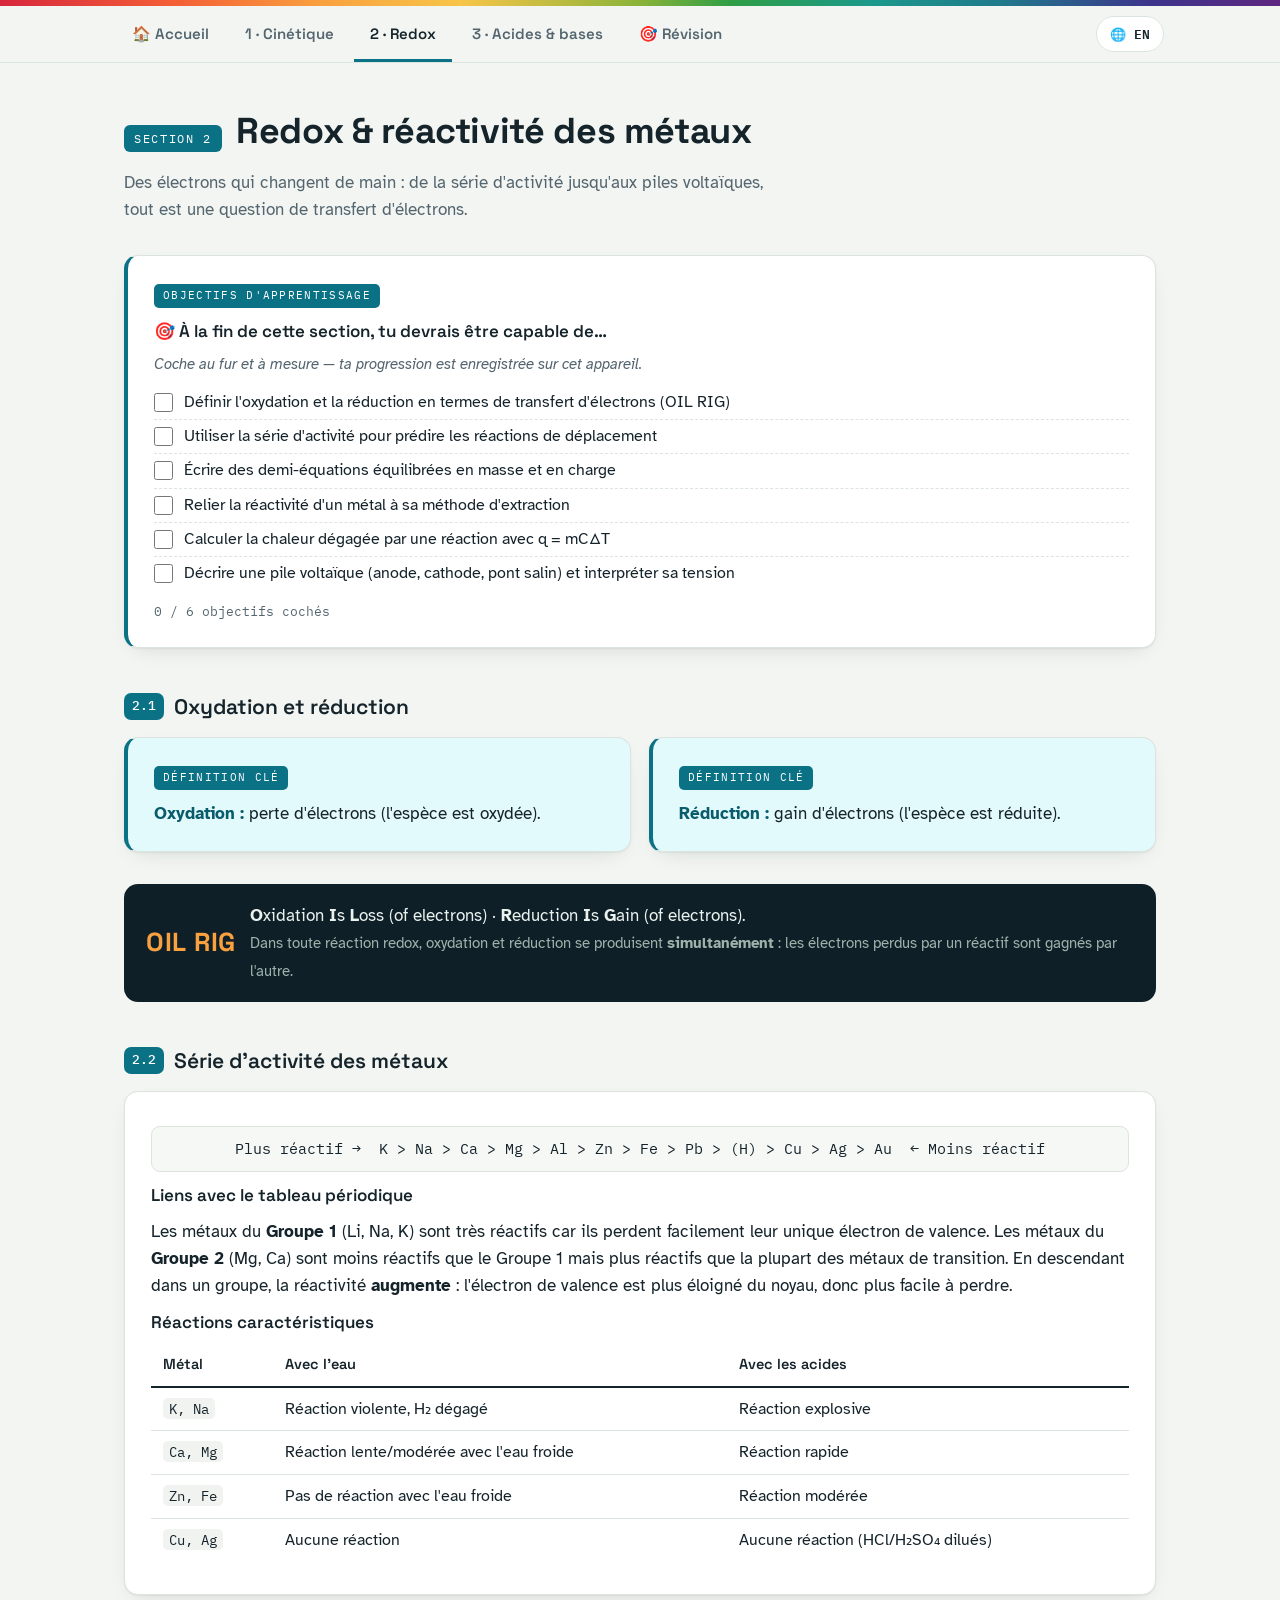
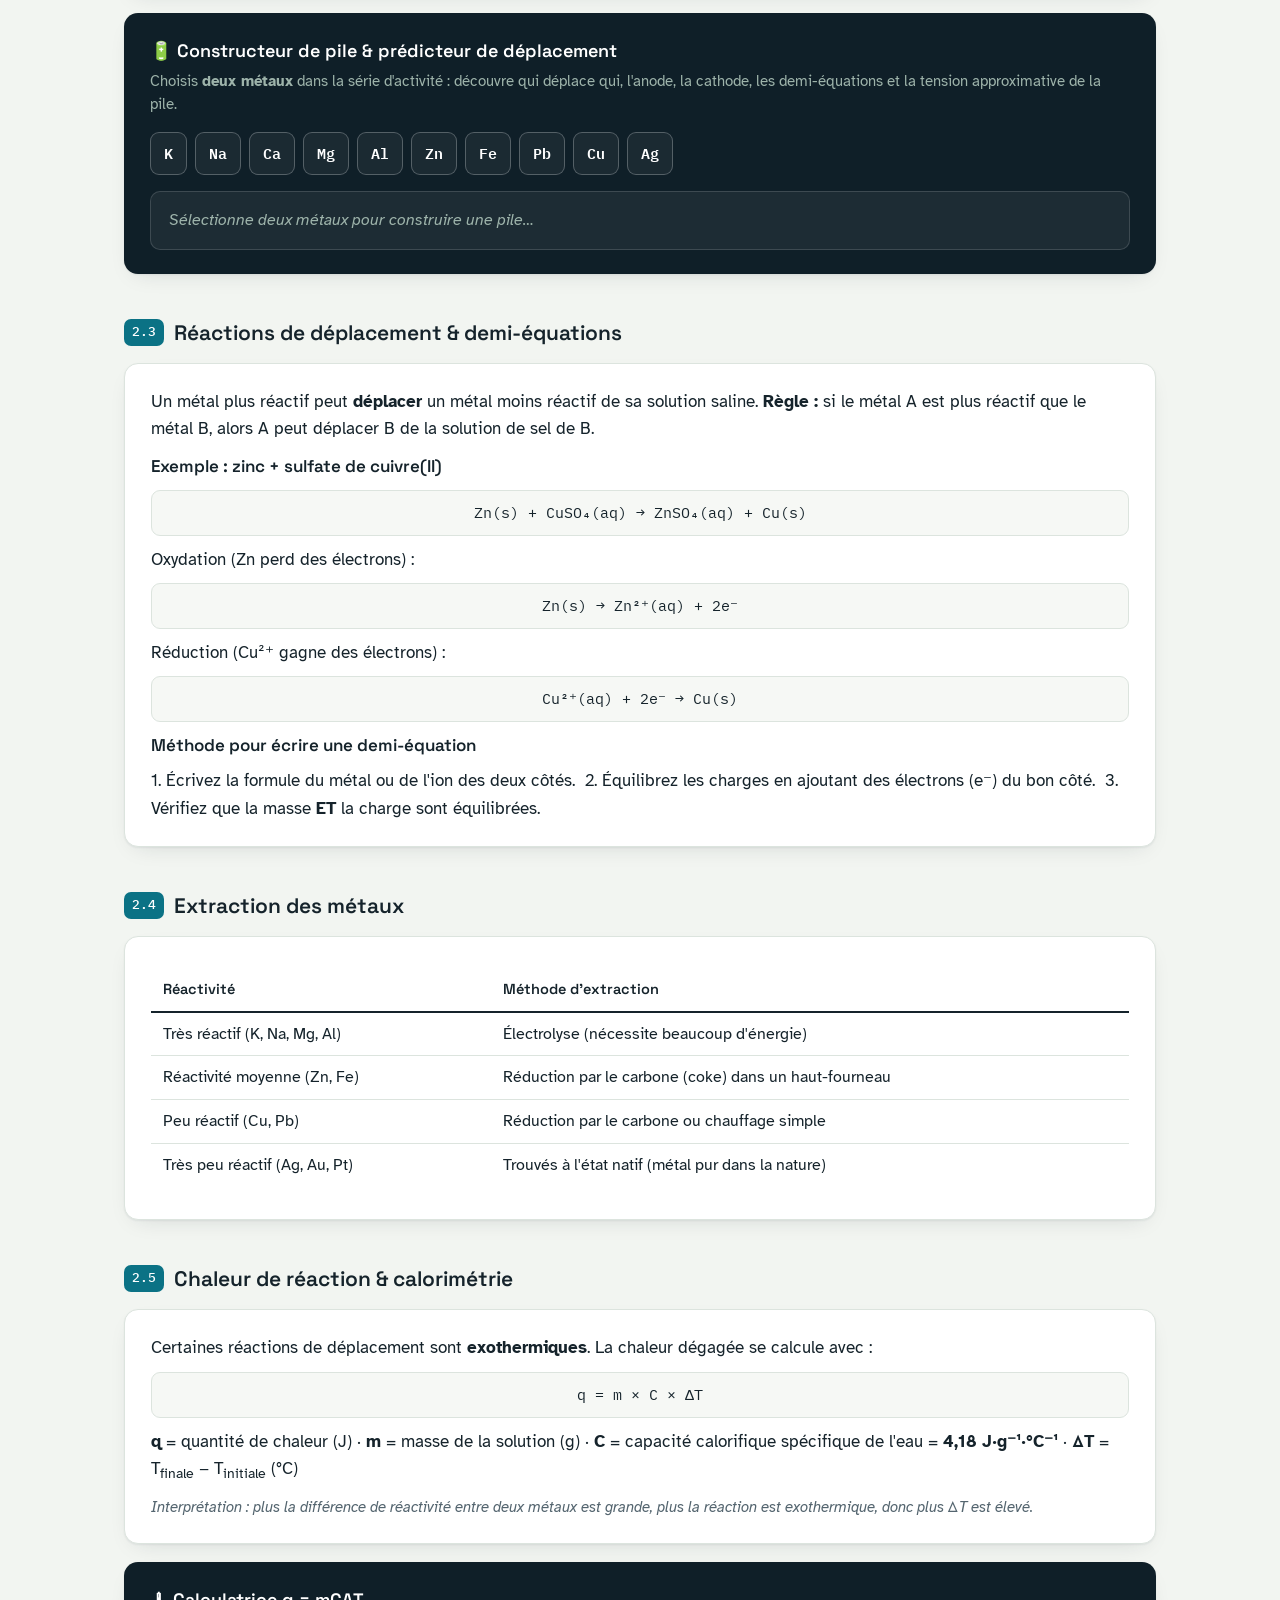
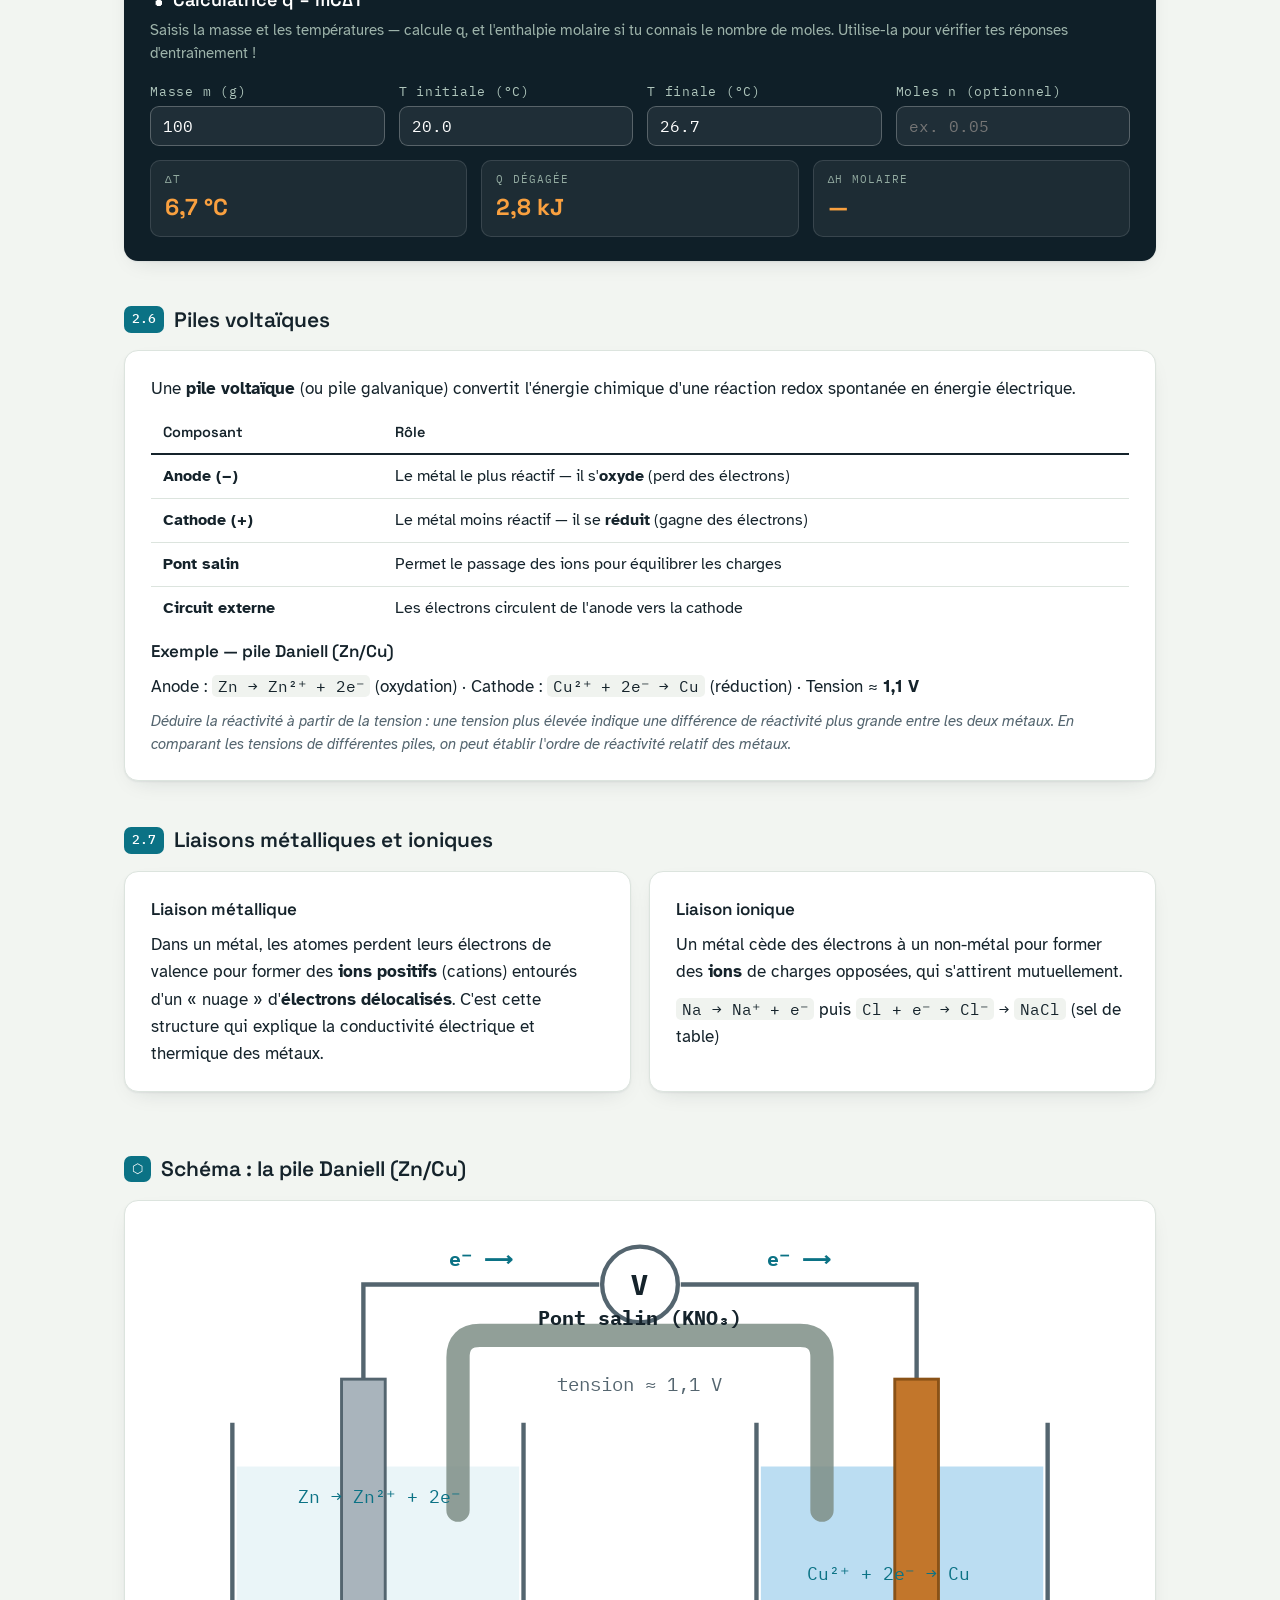
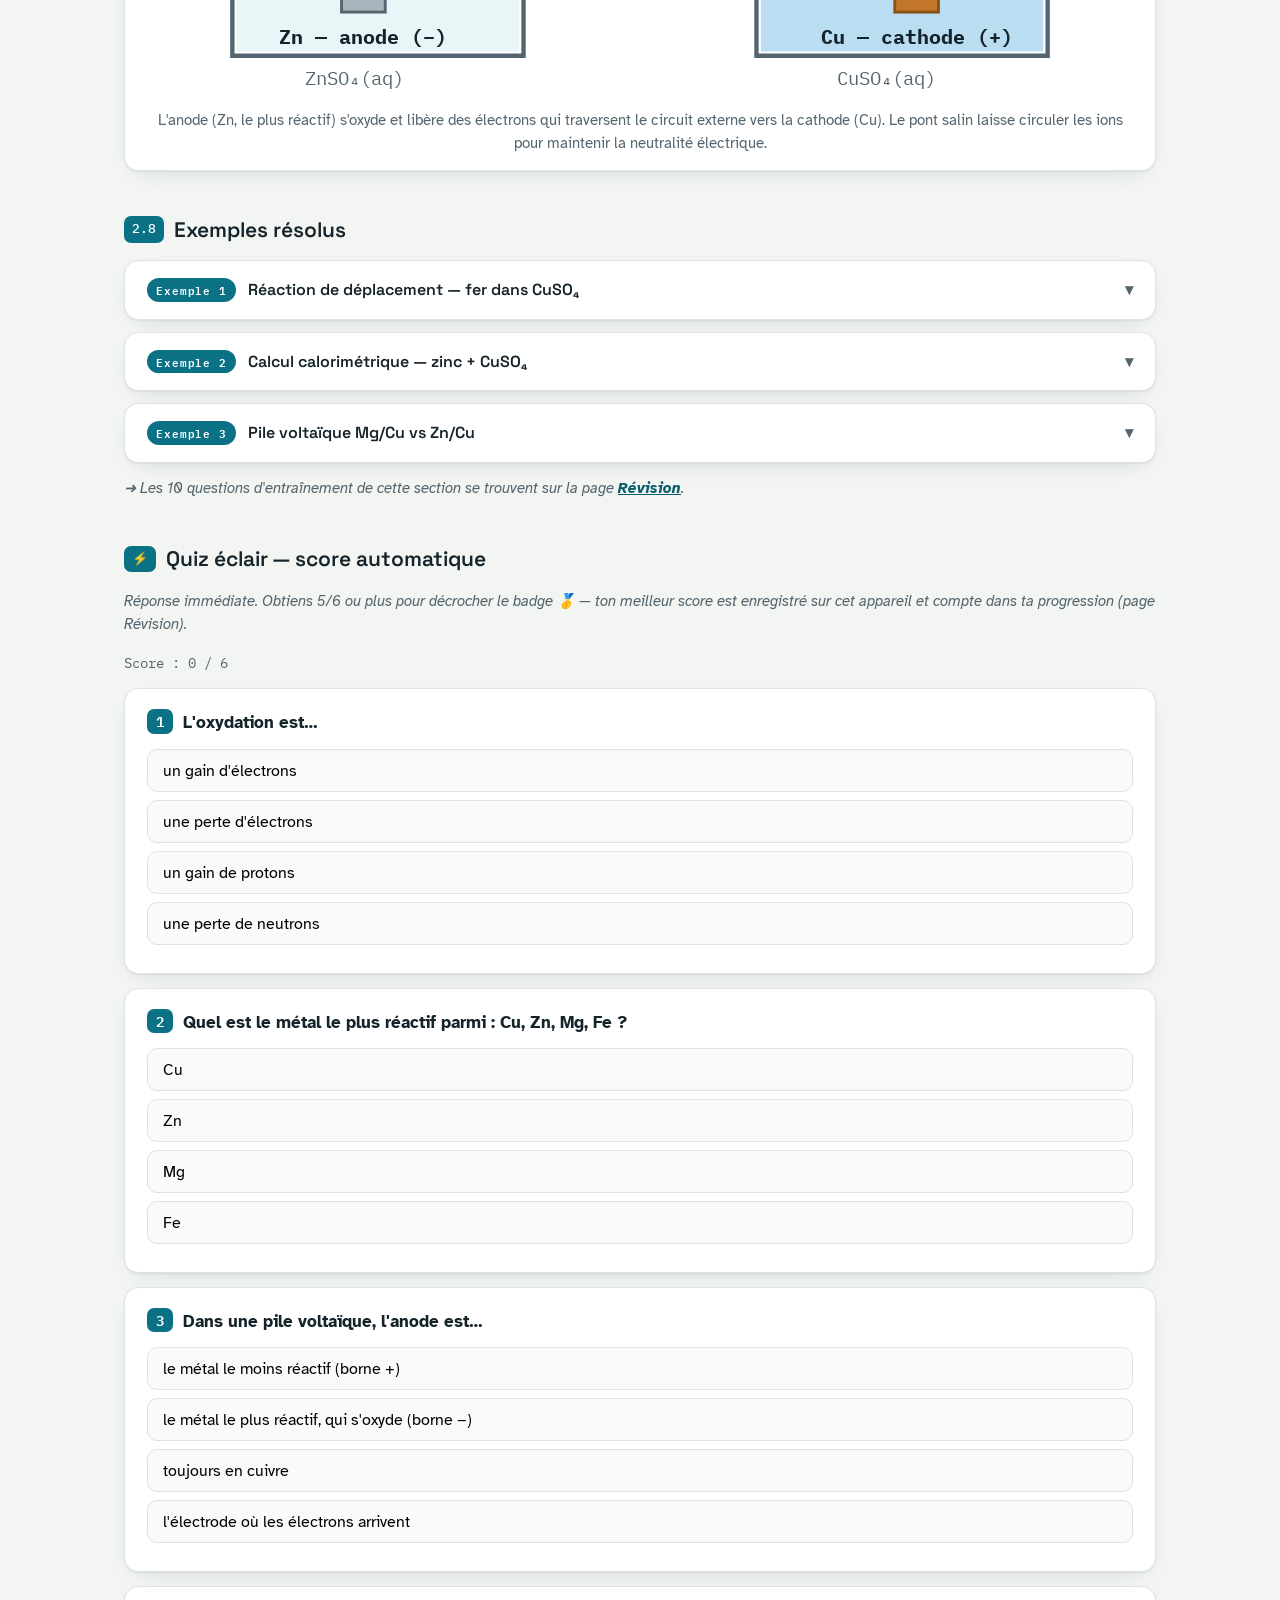
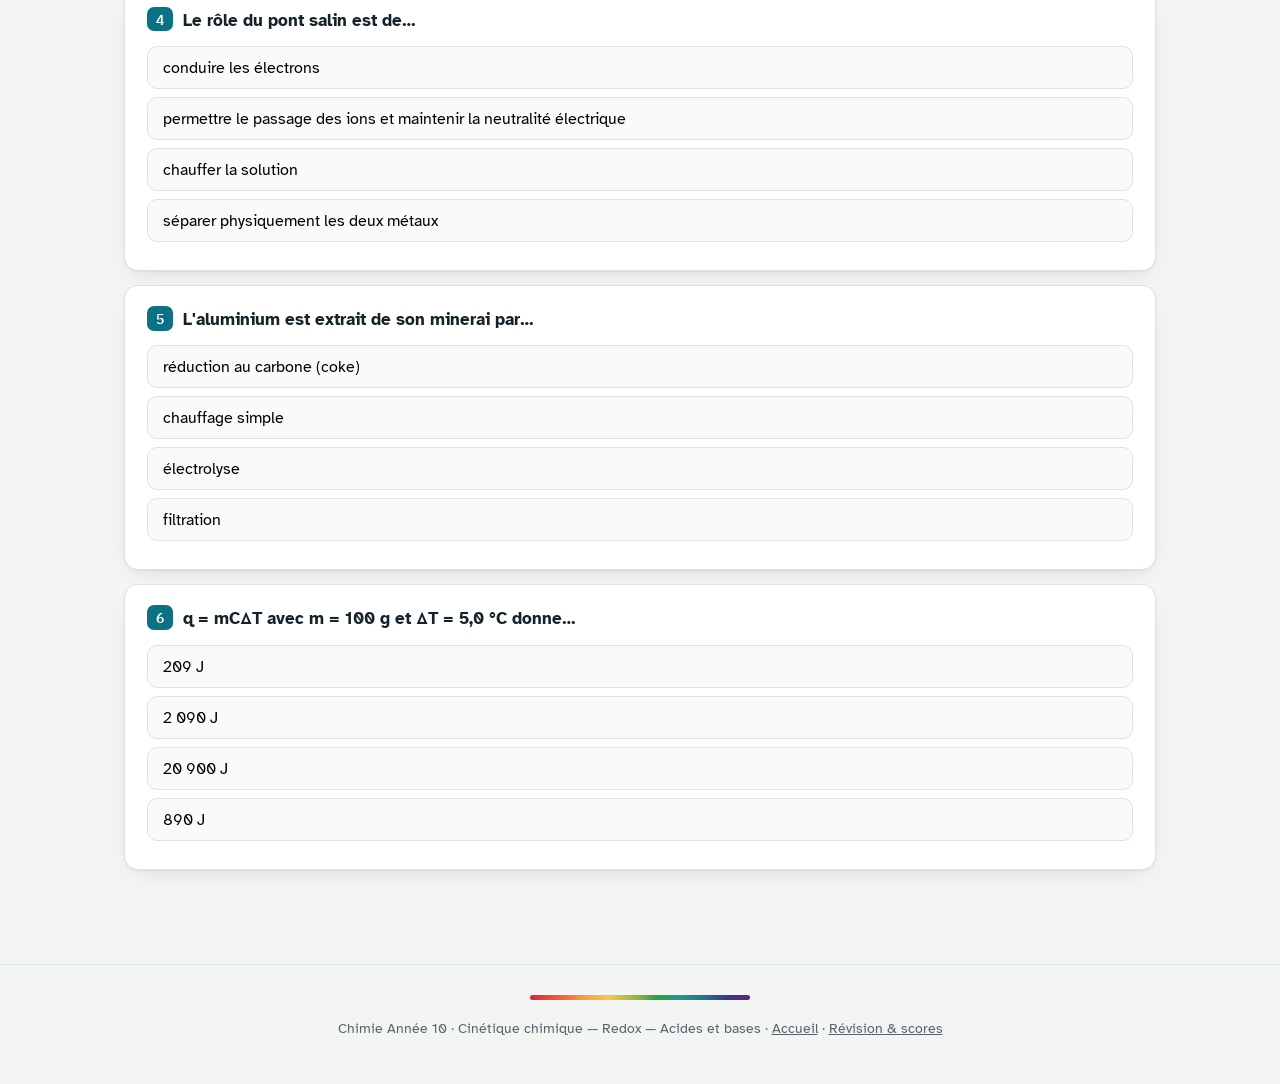
<file: redox.html>
<!DOCTYPE html>
<html lang="fr">
<head>
<meta charset="UTF-8">
<meta name="viewport" content="width=device-width, initial-scale=1.0">
<title>Redox & réactivité des métaux — Chimie Année 10</title>
<link rel="preconnect" href="https://fonts.googleapis.com">
<link href="https://fonts.googleapis.com/css2?family=Space+Grotesk:wght@400;500;600;700&family=Atkinson+Hyperlegible:ital,wght@0,400;0,700;1,400&family=IBM+Plex+Mono:wght@400;500;600&display=swap" rel="stylesheet">
<link rel="stylesheet" href="style.css">
</head>
<body>
<header class="page-hero"><div class="ph-bar"></div></header>
<nav class="nav" aria-label="Navigation"><div class="nav-inner">
<a class="tab-btn" href="index.html">🏠 Accueil</a>
<a class="tab-btn" href="kinetics.html" style="--tab-color:var(--kin)">1 · Cinétique</a>
<a class="tab-btn" href="redox.html" style="--tab-color:var(--redox)" aria-current="page">2 · Redox</a>
<a class="tab-btn" href="acids.html" style="--tab-color:var(--acid)">3 · Acides &amp; bases</a>
<a class="tab-btn" href="revision.html" style="--tab-color:var(--green)">🎯 Révision</a>
<a class="lang-btn" href="en/redox.html" title="Switch to English">🌐 EN</a>
</div></nav>
<main class="wrap">
<section class="panel" id="panel-redox" style="--accent:var(--redox);--accent-soft:var(--redox-soft);--accent-deep:var(--redox-deep)">
  <div class="section-head">
    <span class="section-tag" style="background:var(--redox)">Section 2</span>
    <h2>Redox &amp; réactivité des métaux</h2>
  </div>
  <p class="section-intro">Des électrons qui changent de main : de la série d'activité jusqu'aux piles voltaïques, tout est une question de transfert d'électrons.</p>
<div class="card obj-card" data-chapter="redox"><span class="deftag" style="background:var(--redox);color:#fff">Objectifs d'apprentissage</span><h4>🎯 À la fin de cette section, tu devrais être capable de…</h4><p class="note">Coche au fur et à mesure — ta progression est enregistrée sur cet appareil.</p><ul class="obj-list"><li><label><input type="checkbox"> <span>Définir l'oxydation et la réduction en termes de transfert d'électrons (OIL RIG)</span></label></li><li><label><input type="checkbox"> <span>Utiliser la série d'activité pour prédire les réactions de déplacement</span></label></li><li><label><input type="checkbox"> <span>Écrire des demi-équations équilibrées en masse et en charge</span></label></li><li><label><input type="checkbox"> <span>Relier la réactivité d'un métal à sa méthode d'extraction</span></label></li><li><label><input type="checkbox"> <span>Calculer la chaleur dégagée par une réaction avec q = mCΔT</span></label></li><li><label><input type="checkbox"> <span>Décrire une pile voltaïque (anode, cathode, pont salin) et interpréter sa tension</span></label></li></ul><div class="obj-progress"></div></div>


  <h3 class="block-title"><span class="num" style="background:var(--redox)">2.1</span>Oxydation et réduction</h3>
  <div class="grid-2">
    <div class="card definition">
      <span class="deftag" style="background:var(--redox);color:#fff">Définition clé</span>
      <p><strong>Oxydation :</strong> perte d'électrons (l'espèce est oxydée).</p>
    </div>
    <div class="card definition">
      <span class="deftag" style="background:var(--redox);color:#fff">Définition clé</span>
      <p><strong>Réduction :</strong> gain d'électrons (l'espèce est réduite).</p>
    </div>
  </div>
  <div class="mnemonic">
    <span class="big">OIL&nbsp;RIG</span>
    <span><strong>O</strong>xidation <strong>I</strong>s <strong>L</strong>oss (of electrons) · <strong>R</strong>eduction <strong>I</strong>s <strong>G</strong>ain (of electrons).<br><span style="color:#9DB3AA;font-size:15px">Dans toute réaction redox, oxydation et réduction se produisent <strong>simultanément</strong> : les électrons perdus par un réactif sont gagnés par l'autre.</span></span>
  </div>

  <h3 class="block-title"><span class="num" style="background:var(--redox)">2.2</span>Série d'activité des métaux</h3>
  <div class="card">
    <div class="eq">Plus réactif → &nbsp;K &gt; Na &gt; Ca &gt; Mg &gt; Al &gt; Zn &gt; Fe &gt; Pb &gt; (H) &gt; Cu &gt; Ag &gt; Au&nbsp; ← Moins réactif</div>
    <h4>Liens avec le tableau périodique</h4>
    <p>Les métaux du <strong>Groupe 1</strong> (Li, Na, K) sont très réactifs car ils perdent facilement leur unique électron de valence. Les métaux du <strong>Groupe 2</strong> (Mg, Ca) sont moins réactifs que le Groupe 1 mais plus réactifs que la plupart des métaux de transition. En descendant dans un groupe, la réactivité <strong>augmente</strong> : l'électron de valence est plus éloigné du noyau, donc plus facile à perdre.</p>
    <h4>Réactions caractéristiques</h4>
    <table>
      <tr><th>Métal</th><th>Avec l'eau</th><th>Avec les acides</th></tr>
      <tr><td><code class="chem">K, Na</code></td><td>Réaction violente, H₂ dégagé</td><td>Réaction explosive</td></tr>
      <tr><td><code class="chem">Ca, Mg</code></td><td>Réaction lente/modérée avec l'eau froide</td><td>Réaction rapide</td></tr>
      <tr><td><code class="chem">Zn, Fe</code></td><td>Pas de réaction avec l'eau froide</td><td>Réaction modérée</td></tr>
      <tr><td><code class="chem">Cu, Ag</code></td><td>Aucune réaction</td><td>Aucune réaction (HCl/H₂SO₄ dilués)</td></tr>
    </table>
  </div>

  <!-- Voltaic cell builder -->
  <div class="widget">
    <h4>🔋 Constructeur de pile &amp; prédicteur de déplacement</h4>
    <p class="hint">Choisis <strong>deux métaux</strong> dans la série d'activité : découvre qui déplace qui, l'anode, la cathode, les demi-équations et la tension approximative de la pile.</p>
    <div class="metal-row" id="metalRow" role="group" aria-label="Choix de deux métaux"></div>
    <div class="cell-result" id="cellResult"><em style="color:#9DB3AA">Sélectionne deux métaux pour construire une pile…</em></div>
  </div>

  <h3 class="block-title"><span class="num" style="background:var(--redox)">2.3</span>Réactions de déplacement &amp; demi-équations</h3>
  <div class="card">
    <p>Un métal plus réactif peut <strong>déplacer</strong> un métal moins réactif de sa solution saline. <strong>Règle :</strong> si le métal A est plus réactif que le métal B, alors A peut déplacer B de la solution de sel de B.</p>
    <h4>Exemple : zinc + sulfate de cuivre(II)</h4>
    <div class="eq">Zn(s) + CuSO₄(aq) → ZnSO₄(aq) + Cu(s)</div>
    <p>Oxydation (Zn perd des électrons) : </p>
    <div class="eq">Zn(s) → Zn²⁺(aq) + 2e⁻</div>
    <p>Réduction (Cu²⁺ gagne des électrons) :</p>
    <div class="eq">Cu²⁺(aq) + 2e⁻ → Cu(s)</div>
    <h4>Méthode pour écrire une demi-équation</h4>
    <p>1. Écrivez la formule du métal ou de l'ion des deux côtés. &nbsp;2. Équilibrez les charges en ajoutant des électrons (e⁻) du bon côté. &nbsp;3. Vérifiez que la masse <strong>ET</strong> la charge sont équilibrées.</p>
  </div>

  <h3 class="block-title"><span class="num" style="background:var(--redox)">2.4</span>Extraction des métaux</h3>
  <div class="card">
    <table>
      <tr><th>Réactivité</th><th>Méthode d'extraction</th></tr>
      <tr><td>Très réactif (K, Na, Mg, Al)</td><td>Électrolyse (nécessite beaucoup d'énergie)</td></tr>
      <tr><td>Réactivité moyenne (Zn, Fe)</td><td>Réduction par le carbone (coke) dans un haut-fourneau</td></tr>
      <tr><td>Peu réactif (Cu, Pb)</td><td>Réduction par le carbone ou chauffage simple</td></tr>
      <tr><td>Très peu réactif (Ag, Au, Pt)</td><td>Trouvés à l'état natif (métal pur dans la nature)</td></tr>
    </table>
  </div>

  <h3 class="block-title"><span class="num" style="background:var(--redox)">2.5</span>Chaleur de réaction &amp; calorimétrie</h3>
  <div class="card">
    <p>Certaines réactions de déplacement sont <strong>exothermiques</strong>. La chaleur dégagée se calcule avec :</p>
    <div class="eq">q = m × C × ΔT</div>
    <p><strong>q</strong> = quantité de chaleur (J) · <strong>m</strong> = masse de la solution (g) · <strong>C</strong> = capacité calorifique spécifique de l'eau = <strong>4,18 J·g⁻¹·°C⁻¹</strong> · <strong>ΔT</strong> = T<sub>finale</sub> − T<sub>initiale</sub> (°C)</p>
    <p class="note">Interprétation : plus la différence de réactivité entre deux métaux est grande, plus la réaction est exothermique, donc plus ΔT est élevé.</p>
  </div>

  <!-- Calorimetry calculator -->
  <div class="widget">
    <h4>🌡 Calculatrice q = mCΔT</h4>
    <p class="hint">Saisis la masse et les températures — calcule q, et l'enthalpie molaire si tu connais le nombre de moles. Utilise-la pour vérifier tes réponses d'entraînement !</p>
    <div class="calc-grid">
      <div><label for="calcM">Masse m (g)</label><input type="number" id="calcM" value="100" step="any"></div>
      <div><label for="calcTi">T initiale (°C)</label><input type="number" id="calcTi" value="20.0" step="any"></div>
      <div><label for="calcTf">T finale (°C)</label><input type="number" id="calcTf" value="26.7" step="any"></div>
      <div><label for="calcN">Moles n (optionnel)</label><input type="number" id="calcN" placeholder="ex. 0.05" step="any"></div>
    </div>
    <div class="stat-row">
      <div class="stat"><div class="lab">ΔT</div><div class="val" id="calcDT">6,7 °C</div></div>
      <div class="stat"><div class="lab">q dégagée</div><div class="val" id="calcQ">2,80 kJ</div></div>
      <div class="stat"><div class="lab">ΔH molaire</div><div class="val" id="calcH">—</div></div>
    </div>
  </div>

  <h3 class="block-title"><span class="num" style="background:var(--redox)">2.6</span>Piles voltaïques</h3>
  <div class="card">
    <p>Une <strong>pile voltaïque</strong> (ou pile galvanique) convertit l'énergie chimique d'une réaction redox spontanée en énergie électrique.</p>
    <table>
      <tr><th>Composant</th><th>Rôle</th></tr>
      <tr><td><strong>Anode (−)</strong></td><td>Le métal le plus réactif — il s'<strong>oxyde</strong> (perd des électrons)</td></tr>
      <tr><td><strong>Cathode (+)</strong></td><td>Le métal moins réactif — il se <strong>réduit</strong> (gagne des électrons)</td></tr>
      <tr><td><strong>Pont salin</strong></td><td>Permet le passage des ions pour équilibrer les charges</td></tr>
      <tr><td><strong>Circuit externe</strong></td><td>Les électrons circulent de l'anode vers la cathode</td></tr>
    </table>
    <h4>Exemple — pile Daniell (Zn/Cu)</h4>
    <p>Anode : <code class="chem">Zn → Zn²⁺ + 2e⁻</code> (oxydation) · Cathode : <code class="chem">Cu²⁺ + 2e⁻ → Cu</code> (réduction) · Tension ≈ <strong>1,1 V</strong></p>
    <p class="note">Déduire la réactivité à partir de la tension : une tension plus élevée indique une différence de réactivité plus grande entre les deux métaux. En comparant les tensions de différentes piles, on peut établir l'ordre de réactivité relatif des métaux.</p>
  </div>

  <h3 class="block-title"><span class="num" style="background:var(--redox)">2.7</span>Liaisons métalliques et ioniques</h3>
  <div class="grid-2">
    <div class="card">
      <h4>Liaison métallique</h4>
      <p>Dans un métal, les atomes perdent leurs électrons de valence pour former des <strong>ions positifs</strong> (cations) entourés d'un « nuage » d'<strong>électrons délocalisés</strong>. C'est cette structure qui explique la conductivité électrique et thermique des métaux.</p>
    </div>
    <div class="card">
      <h4>Liaison ionique</h4>
      <p>Un métal cède des électrons à un non-métal pour former des <strong>ions</strong> de charges opposées, qui s'attirent mutuellement.</p>
      <p><code class="chem">Na → Na⁺ + e⁻</code> puis <code class="chem">Cl + e⁻ → Cl⁻</code> <span class="arrow">→</span> <code class="chem">NaCl</code> (sel de table)</p>
    </div>
  </div>

  <h3 class="block-title"><span class="num" style="background:var(--redox)">⬡</span>Schéma : la pile Daniell (Zn/Cu)</h3>
<figure class="fig"><svg viewBox="0 0 680 330" role="img" aria-label="Schema d'une pile Daniell zinc cuivre avec pont salin">
<!-- wires + voltmeter -->
<path d="M 150 110 L 150 45 L 312 45" fill="none" stroke="#54656F" stroke-width="3"/>
<path d="M 368 45 L 530 45 L 530 110" fill="none" stroke="#54656F" stroke-width="3"/>
<circle cx="340" cy="45" r="26" fill="#fff" stroke="#54656F" stroke-width="3"/>
<text x="340" y="52" text-anchor="middle" font-size="19" font-weight="700" fill="#15232B">V</text>
<text x="231" y="32" text-anchor="middle" font-size="14" fill="#0B7285" font-weight="700">e⁻ ⟶</text>
<text x="449" y="32" text-anchor="middle" font-size="14" fill="#0B7285" font-weight="700">e⁻ ⟶</text>
<!-- beakers -->
<path d="M 60 140 L 60 300 L 260 300 L 260 140" fill="none" stroke="#54656F" stroke-width="3"/>
<rect x="63" y="170" width="194" height="127" fill="#E8F4F8" opacity="0.9"/>
<path d="M 420 140 L 420 300 L 620 300 L 620 140" fill="none" stroke="#54656F" stroke-width="3"/>
<rect x="423" y="170" width="194" height="127" fill="#BBDDF2"/>
<!-- electrodes -->
<rect x="135" y="110" width="30" height="160" fill="#A9B4BC" stroke="#54656F" stroke-width="2"/>
<rect x="515" y="110" width="30" height="160" fill="#C2762B" stroke="#8A5217" stroke-width="2"/>
<!-- salt bridge -->
<path d="M 215 200 L 215 95 Q 215 80 230 80 L 450 80 Q 465 80 465 95 L 465 200" fill="none" stroke="#7E8F87" stroke-width="16" stroke-linecap="round" opacity=".85"/>
<text x="340" y="73" text-anchor="middle" font-size="13.5" fill="#15232B" font-weight="700">Pont salin (KNO₃)</text>
<!-- labels -->
<text x="150" y="292" text-anchor="middle" font-size="14" font-weight="700" fill="#15232B">Zn — anode (−)</text>
<text x="530" y="292" text-anchor="middle" font-size="14" font-weight="700" fill="#15232B">Cu — cathode (+)</text>
<text x="110" y="320" font-size="13" fill="#54656F">ZnSO₄(aq)</text>
<text x="475" y="320" font-size="13" fill="#54656F">CuSO₄(aq)</text>
<text x="105" y="195" font-size="12.5" fill="#0B7285">Zn → Zn²⁺ + 2e⁻</text>
<text x="455" y="248" font-size="12.5" fill="#0B7285">Cu²⁺ + 2e⁻ → Cu</text>
<text x="340" y="118" text-anchor="middle" font-size="13" fill="#54656F">tension ≈ 1,1 V</text>
</svg><figcaption>L'anode (Zn, le plus réactif) s'oxyde et libère des électrons qui traversent le circuit externe vers la cathode (Cu). Le pont salin laisse circuler les ions pour maintenir la neutralité électrique.</figcaption></figure>
<h3 class="block-title"><span class="num" style="background:var(--redox)">2.8</span>Exemples résolus</h3>
  <details class="ex">
    <summary><span class="pill" style="background:var(--redox)">Exemple 1</span>Réaction de déplacement — fer dans CuSO₄<span class="chev">▾</span></summary>
    <div class="ex-body">
      <p><strong>Question :</strong> le fer est plongé dans une solution de sulfate de cuivre(II). Écrivez l'équation globale et les deux demi-équations. Identifiez l'espèce oxydée et l'espèce réduite.</p>
      <div class="answer show"><span class="alab">Réponse</span>
        Le fer est plus réactif que le cuivre → déplacement possible.
        <div class="eq">Fe(s) + CuSO₄(aq) → FeSO₄(aq) + Cu(s)</div>
        <div class="eq">Fe(s) → Fe²⁺(aq) + 2e⁻ &nbsp;(oxydation)</div>
        <div class="eq">Cu²⁺(aq) + 2e⁻ → Cu(s) &nbsp;(réduction)</div>
        Le fer est <strong>oxydé</strong> ; l'ion cuivre est <strong>réduit</strong>.
      </div>
    </div>
  </details>
  <details class="ex">
    <summary><span class="pill" style="background:var(--redox)">Exemple 2</span>Calcul calorimétrique — zinc + CuSO₄<span class="chev">▾</span></summary>
    <div class="ex-body">
      <p><strong>Question :</strong> 50 cm³ de solution de sulfate de cuivre(II) à 0,5 mol/L est placé dans un calorimètre. On ajoute un excès de poudre de zinc. La température passe de 21,0 °C à 28,4 °C. Calculez la chaleur dégagée. (Densité ≈ 1 g/cm³)</p>
      <div class="answer show"><span class="alab">Réponse</span>
        m = 50 g · ΔT = 28,4 − 21,0 = 7,4 °C · C = 4,18 J·g⁻¹·°C⁻¹
        <div class="eq">q = mCΔT = 50 × 4,18 × 7,4 = <strong>1 546,6 J ≈ 1,55 kJ</strong></div>
        La réaction est exothermique (ΔT positif).
      </div>
    </div>
  </details>
  <details class="ex">
    <summary><span class="pill" style="background:var(--redox)">Exemple 3</span>Pile voltaïque Mg/Cu vs Zn/Cu<span class="chev">▾</span></summary>
    <div class="ex-body">
      <p><strong>Question :</strong> une pile est construite avec du magnésium et du cuivre. Identifiez l'anode et la cathode, écrivez les demi-équations et prédisez si la tension sera plus ou moins élevée qu'une pile Zn/Cu.</p>
      <div class="answer show"><span class="alab">Réponse</span>
        Mg est plus réactif que Cu → Mg est l'<strong>anode</strong> (s'oxyde) ; Cu est la <strong>cathode</strong> (se réduit).
        <div class="eq">Mg(s) → Mg²⁺(aq) + 2e⁻</div>
        <div class="eq">Cu²⁺(aq) + 2e⁻ → Cu(s)</div>
        La différence de réactivité entre Mg et Cu est <strong>plus grande</strong> qu'entre Zn et Cu → la tension sera <strong>plus élevée</strong> que celle de la pile Zn/Cu (≈ 2,7 V vs 1,1 V). <span class="note">Vérifie avec le constructeur de pile ci-dessus !</span>
      </div>
    </div>
  </details>
  <p class="note" style="margin-top:14px">➜ Les 10 questions d'entraînement de cette section se trouvent sur la page <a href="revision.html" style="color:var(--accent-deep)"><strong>Révision</strong></a>.</p>
<h3 class="block-title"><span class="num" style="background:var(--redox)">⚡</span>Quiz éclair — score automatique</h3><p class="note" style="margin-bottom:16px">Réponse immédiate. Obtiens 5/6 ou plus pour décrocher le badge 🥇 — ton meilleur score est enregistré sur cet appareil et compte dans ta progression (page Révision).</p><div id="quiz"></div>
<script>
const QUIZ_DATA=[
{q:"L'oxydation est…",o:["un gain d'électrons","une perte d'électrons","un gain de protons","une perte de neutrons"],c:1},
{q:"Quel est le métal le plus réactif parmi : Cu, Zn, Mg, Fe ?",o:["Cu","Zn","Mg","Fe"],c:2},
{q:"Dans une pile voltaïque, l'anode est…",o:["le métal le moins réactif (borne +)","le métal le plus réactif, qui s'oxyde (borne −)","toujours en cuivre","l'électrode où les électrons arrivent"],c:1},
{q:"Le rôle du pont salin est de…",o:["conduire les électrons","permettre le passage des ions et maintenir la neutralité électrique","chauffer la solution","séparer physiquement les deux métaux"],c:1},
{q:"L'aluminium est extrait de son minerai par…",o:["réduction au carbone (coke)","chauffage simple","électrolyse","filtration"],c:2},
{q:"q = mCΔT avec m = 100 g et ΔT = 5,0 °C donne…",o:["209 J","2 090 J","20 900 J","890 J"],c:1}];
document.addEventListener('DOMContentLoaded',()=>renderQuiz(document.getElementById('quiz'),'redox',QUIZ_DATA));
</script>
</section>
</main>
<footer class="footer"><div class="ph-mini"></div><p>Chimie Année 10 · Cinétique chimique — Redox — Acides et bases · <a href="index.html" style="color:var(--ink-soft)">Accueil</a> · <a href="revision.html" style="color:var(--ink-soft)">Révision &amp; scores</a></p></footer>
<script>
/* == VOLTAIC CELL BUILDER ===================== */
(function(){
  const METALS=[
    {s:'K', ion:'K⁺',  e:1, E:-2.93, name:'potassium'},
    {s:'Na',ion:'Na⁺', e:1, E:-2.71, name:'sodium'},
    {s:'Ca',ion:'Ca²⁺',e:2, E:-2.87, name:'calcium'},
    {s:'Mg',ion:'Mg²⁺',e:2, E:-2.37, name:'magnésium'},
    {s:'Al',ion:'Al³⁺',e:3, E:-1.66, name:'aluminium'},
    {s:'Zn',ion:'Zn²⁺',e:2, E:-0.76, name:'zinc'},
    {s:'Fe',ion:'Fe²⁺',e:2, E:-0.44, name:'fer'},
    {s:'Pb',ion:'Pb²⁺',e:2, E:-0.13, name:'plomb'},
    {s:'Cu',ion:'Cu²⁺',e:2, E: 0.34, name:'cuivre'},
    {s:'Ag',ion:'Ag⁺', e:1, E: 0.80, name:'argent'}
  ];
  const row=document.getElementById('metalRow'),res=document.getElementById('cellResult');
  let sel=[];
  METALS.forEach((mt,i)=>{
    const b=document.createElement('button');b.className='metal';b.textContent=mt.s;b.title=mt.name;
    b.addEventListener('click',()=>{
      if(sel.includes(i)){sel=sel.filter(x=>x!==i);}
      else{if(sel.length===2)sel.shift();sel.push(i);}
      render();
    });
    row.appendChild(b);
  });
  function half(mt,ox){
    // balance electrons: M -> M^n+ + n e-  /  M^n+ + n e- -> M
    const n=mt.e===1?'':mt.e===2?'2':'3';
    return ox?`${mt.s} → ${mt.ion} + ${n||''}${n?' ':''}e⁻`.replace('+ e⁻','+ e⁻')
             :`${mt.ion} + ${n||''}${n?' ':''}e⁻ → ${mt.s}`;
  }
  function render(){
    [...row.children].forEach((b,i)=>{
      b.classList.toggle('sel',sel.includes(i));
      b.classList.toggle('second',sel.indexOf(i)===1);
    });
    if(sel.length<2){res.innerHTML='<em style="color:#9DB3AA">Sélectionne deux métaux pour construire une pile…</em>';return;}
    let [a,b]=sel.map(i=>METALS[i]);
    if(a.E>b.E)[a,b]=[b,a]; // a = more reactive (anode)
    const V=(b.E-a.E).toFixed(2).replace('.',',');
    res.innerHTML=`
      <p style="margin-bottom:10px"><strong style="color:#F9A03F">${a.s}</strong> est plus réactif que <strong style="color:#5AB7D4">${b.s}</strong> → ${a.s} déplace ${b.s} de sa solution saline, et dans une pile :</p>
      <div style="display:grid;grid-template-columns:1fr 1fr;gap:12px">
        <div><span style="font-family:var(--font-mono);font-size:11px;letter-spacing:.1em;color:#F9A03F">ANODE (−) · OXYDATION</span><div class="eq">${half(a,true)}</div></div>
        <div><span style="font-family:var(--font-mono);font-size:11px;letter-spacing:.1em;color:#5AB7D4">CATHODE (+) · RÉDUCTION</span><div class="eq">${half(b,false)}</div></div>
      </div>
      <p style="margin-top:10px">Les électrons circulent de <strong>${a.s}</strong> (anode) vers <strong>${b.s}</strong> (cathode) dans le circuit externe. Tension approximative : <span class="volt">≈ ${V} V</span></p>
      <p class="note" style="color:#9DB3AA">Plus les deux métaux sont éloignés dans la série d'activité, plus la tension est élevée.</p>`;
  }
})();


/* == CALORIMETRY CALC ===================== */
(function(){
  const M=document.getElementById('calcM'),Ti=document.getElementById('calcTi'),Tf=document.getElementById('calcTf'),N=document.getElementById('calcN');
  function fr(x,d=2){return x.toLocaleString('fr-CH',{minimumFractionDigits:0,maximumFractionDigits:d}).replace(/\s/g,' ');}
  function upd(){
    const m=parseFloat(M.value),ti=parseFloat(Ti.value),tf=parseFloat(Tf.value),n=parseFloat(N.value);
    if(isNaN(m)||isNaN(ti)||isNaN(tf)){return;}
    const dT=tf-ti,q=m*4.18*dT;
    document.getElementById('calcDT').textContent=fr(dT,1)+' °C';
    document.getElementById('calcQ').textContent=Math.abs(q)>=1000?fr(q/1000,2)+' kJ':fr(q,1)+' J';
    document.getElementById('calcH').textContent=(!isNaN(n)&&n>0)?fr(-q/1000/n,1)+' kJ/mol':'—';
  }
  [M,Ti,Tf,N].forEach(el=>el.addEventListener('input',upd));upd();
})();


</script>
<script src="app.js"></script>
</body>
</html>
</file>
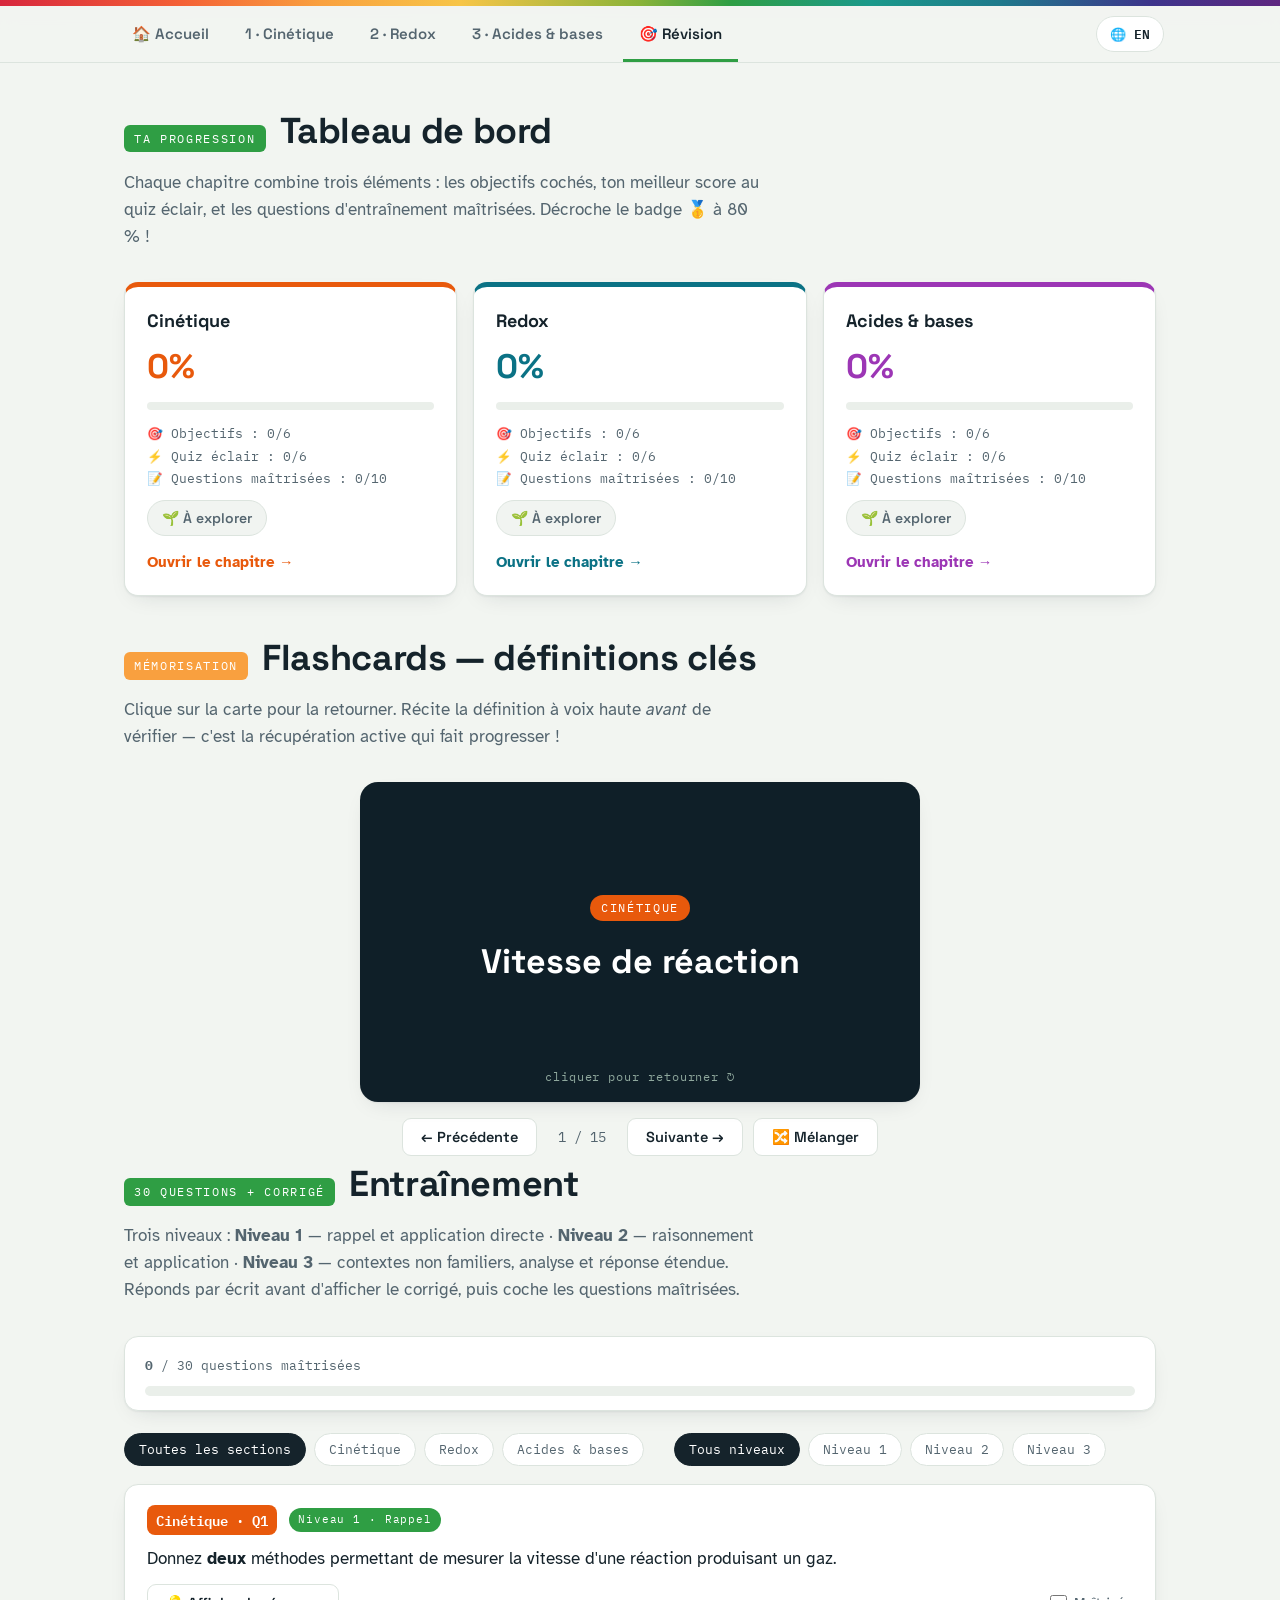
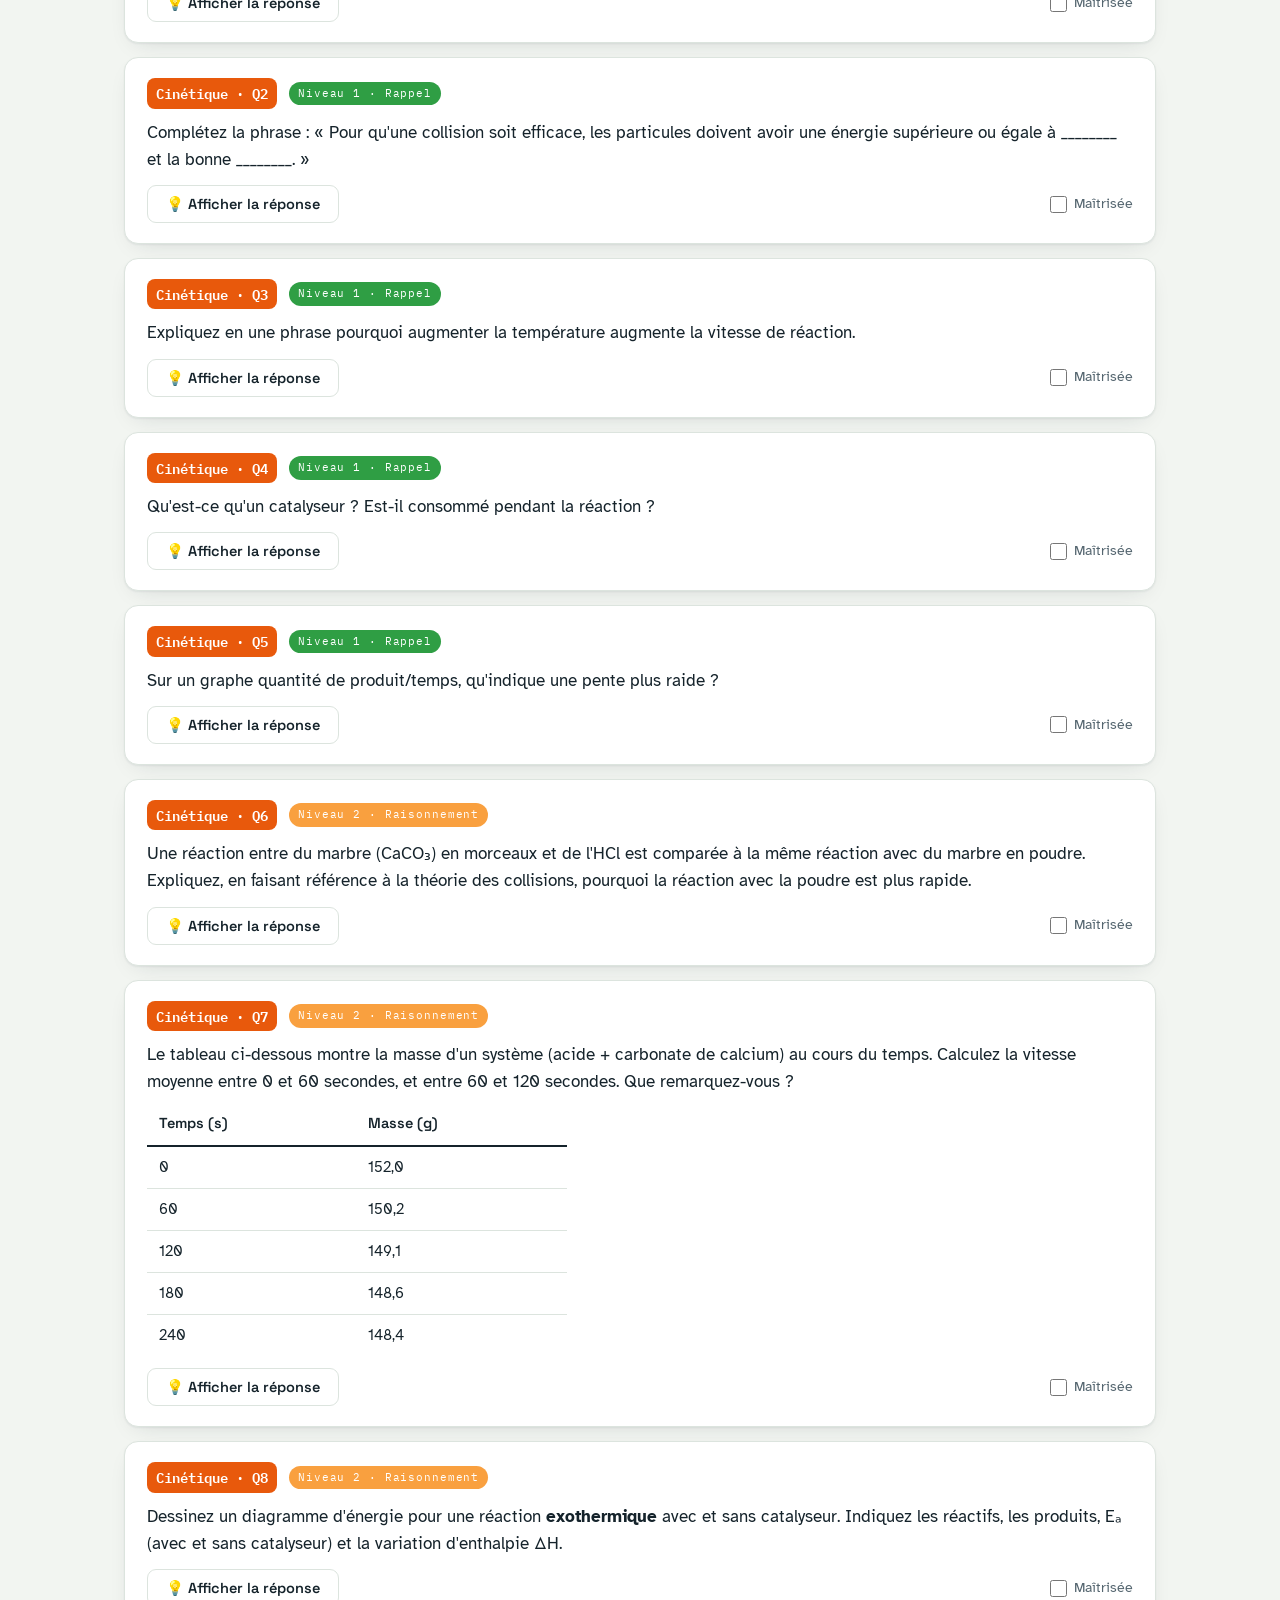
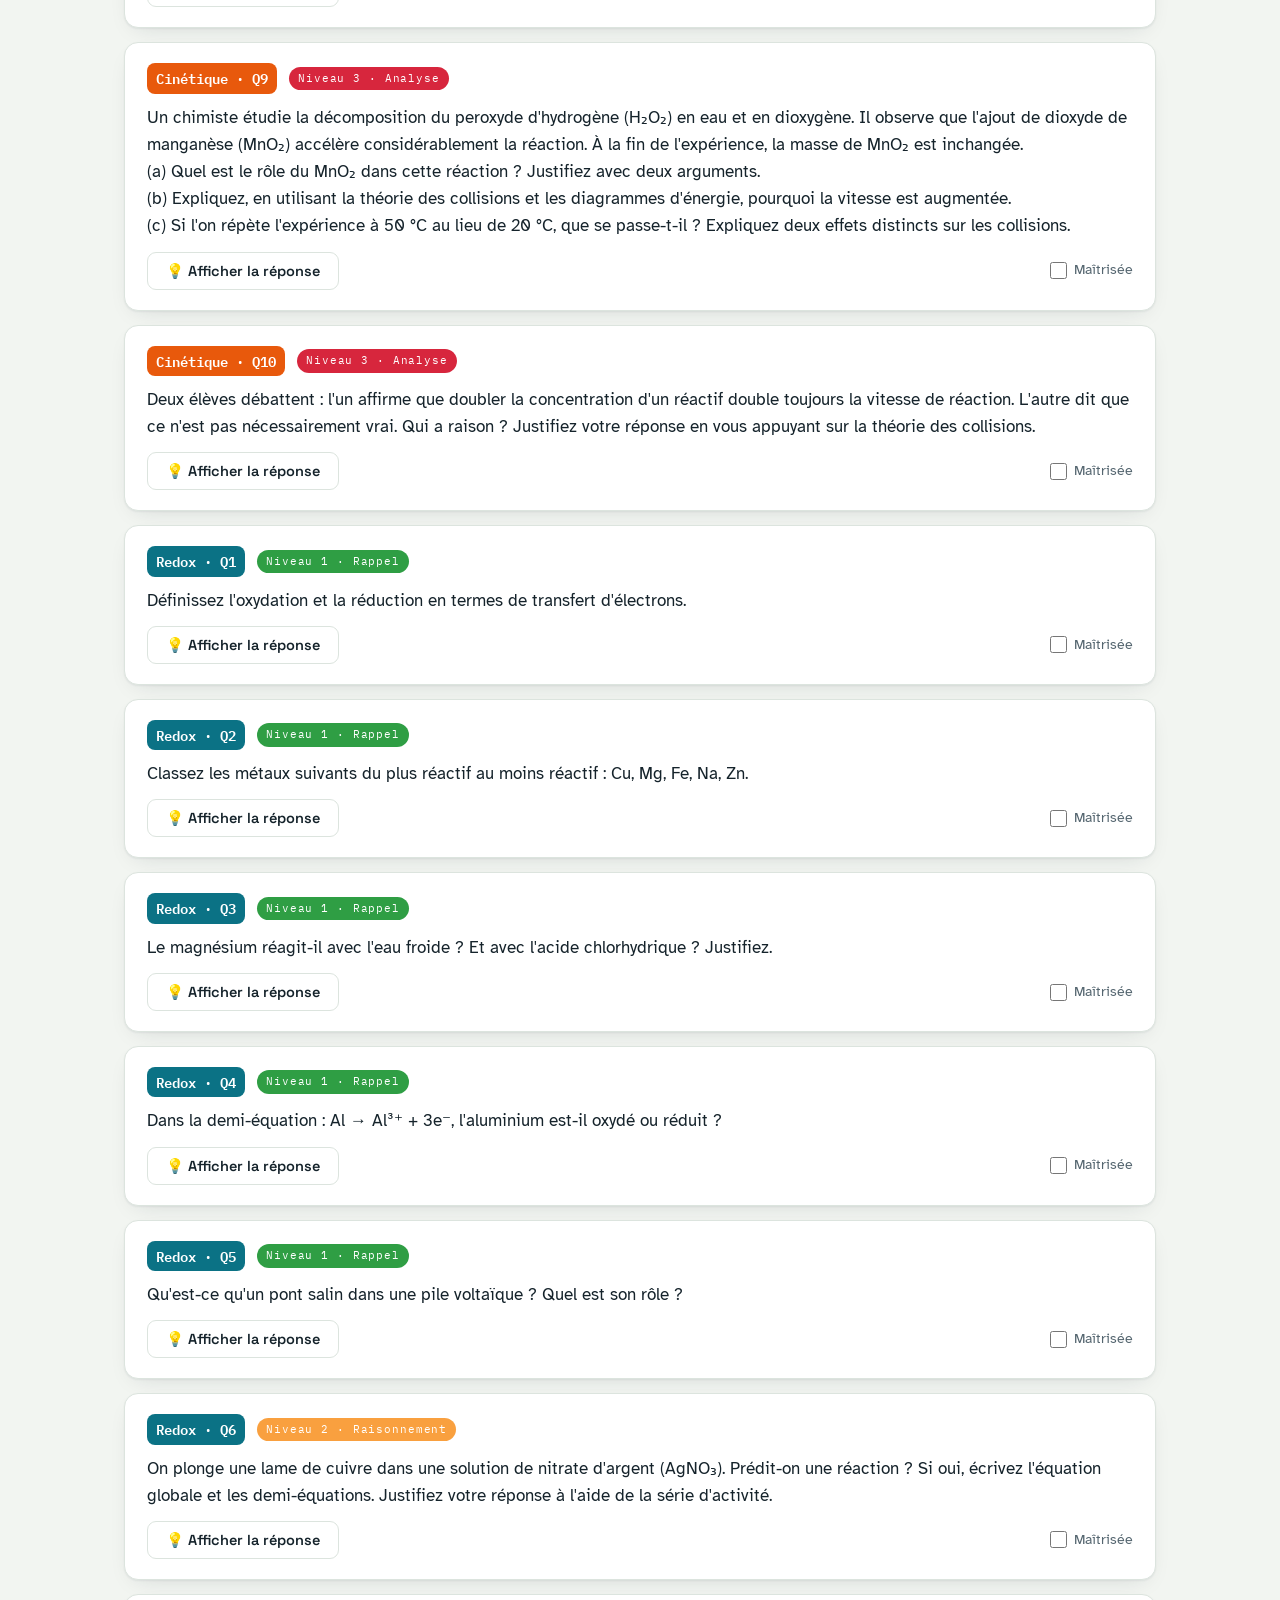
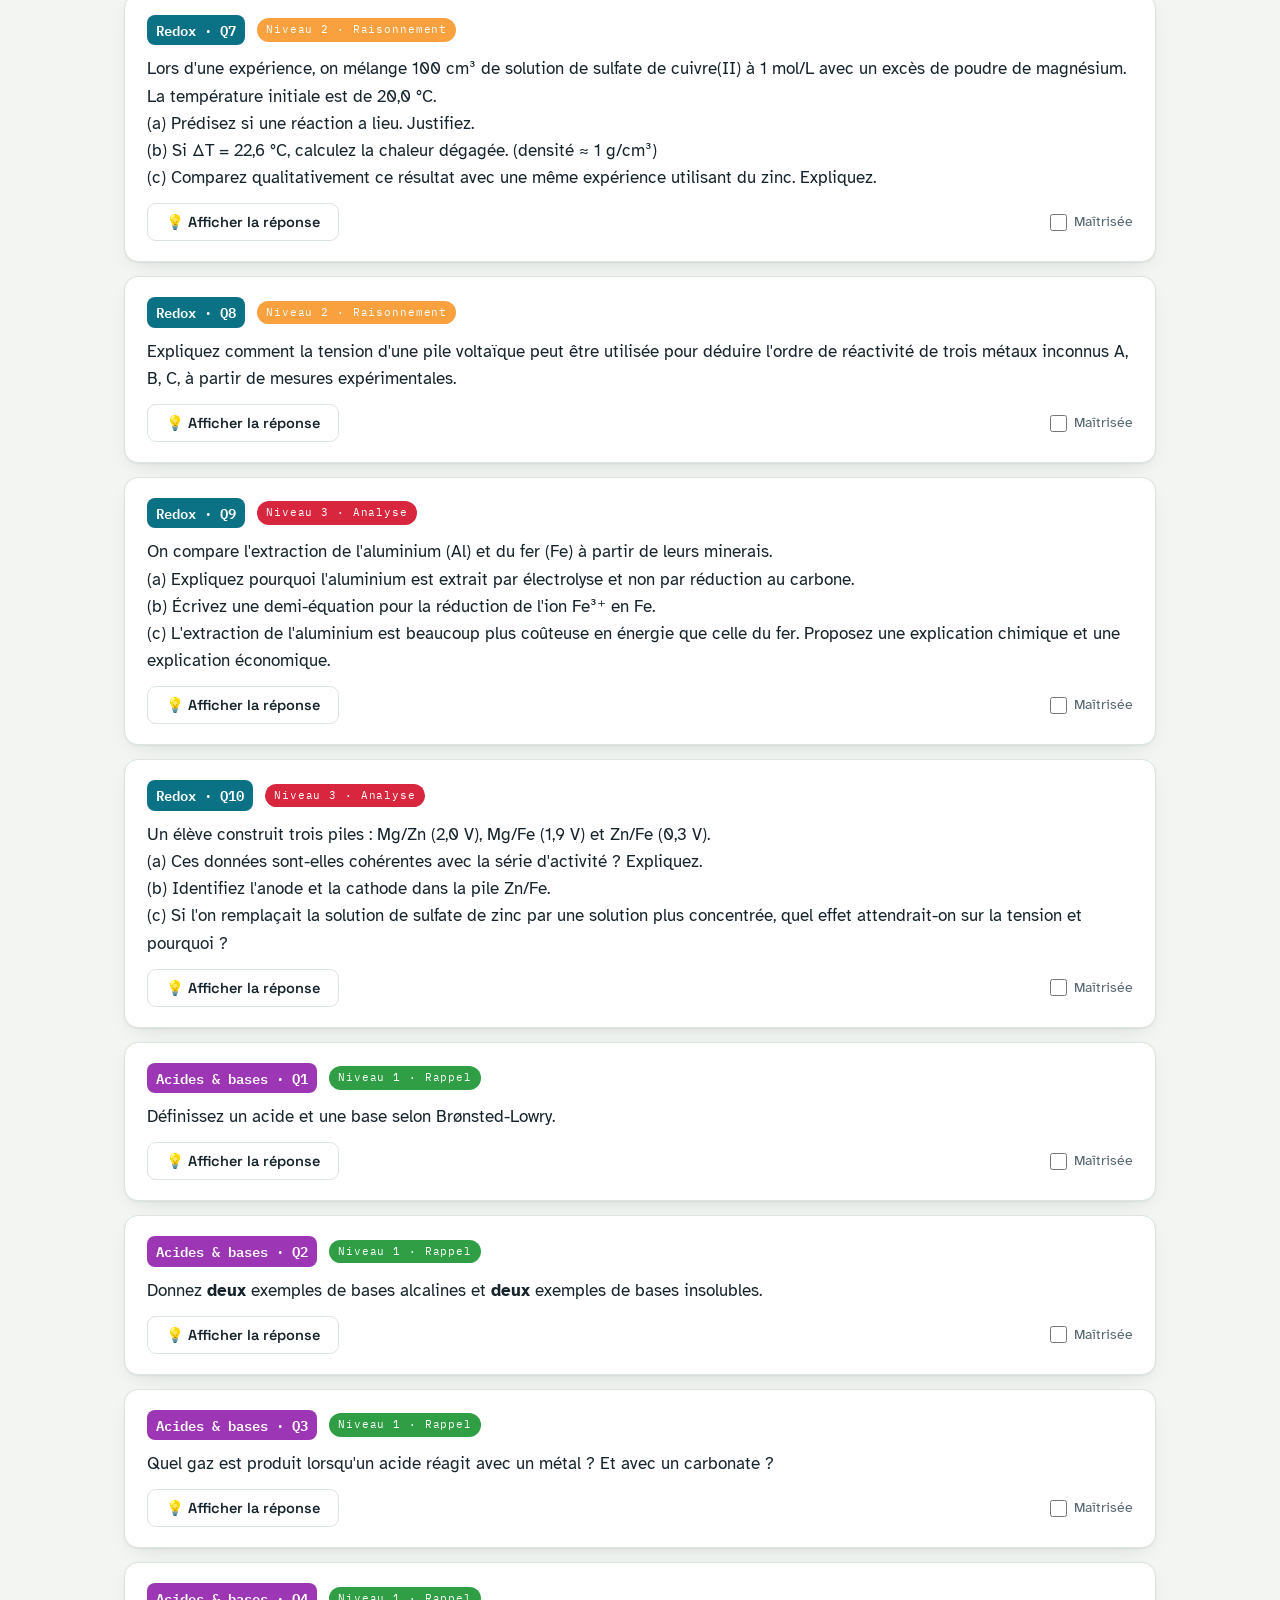
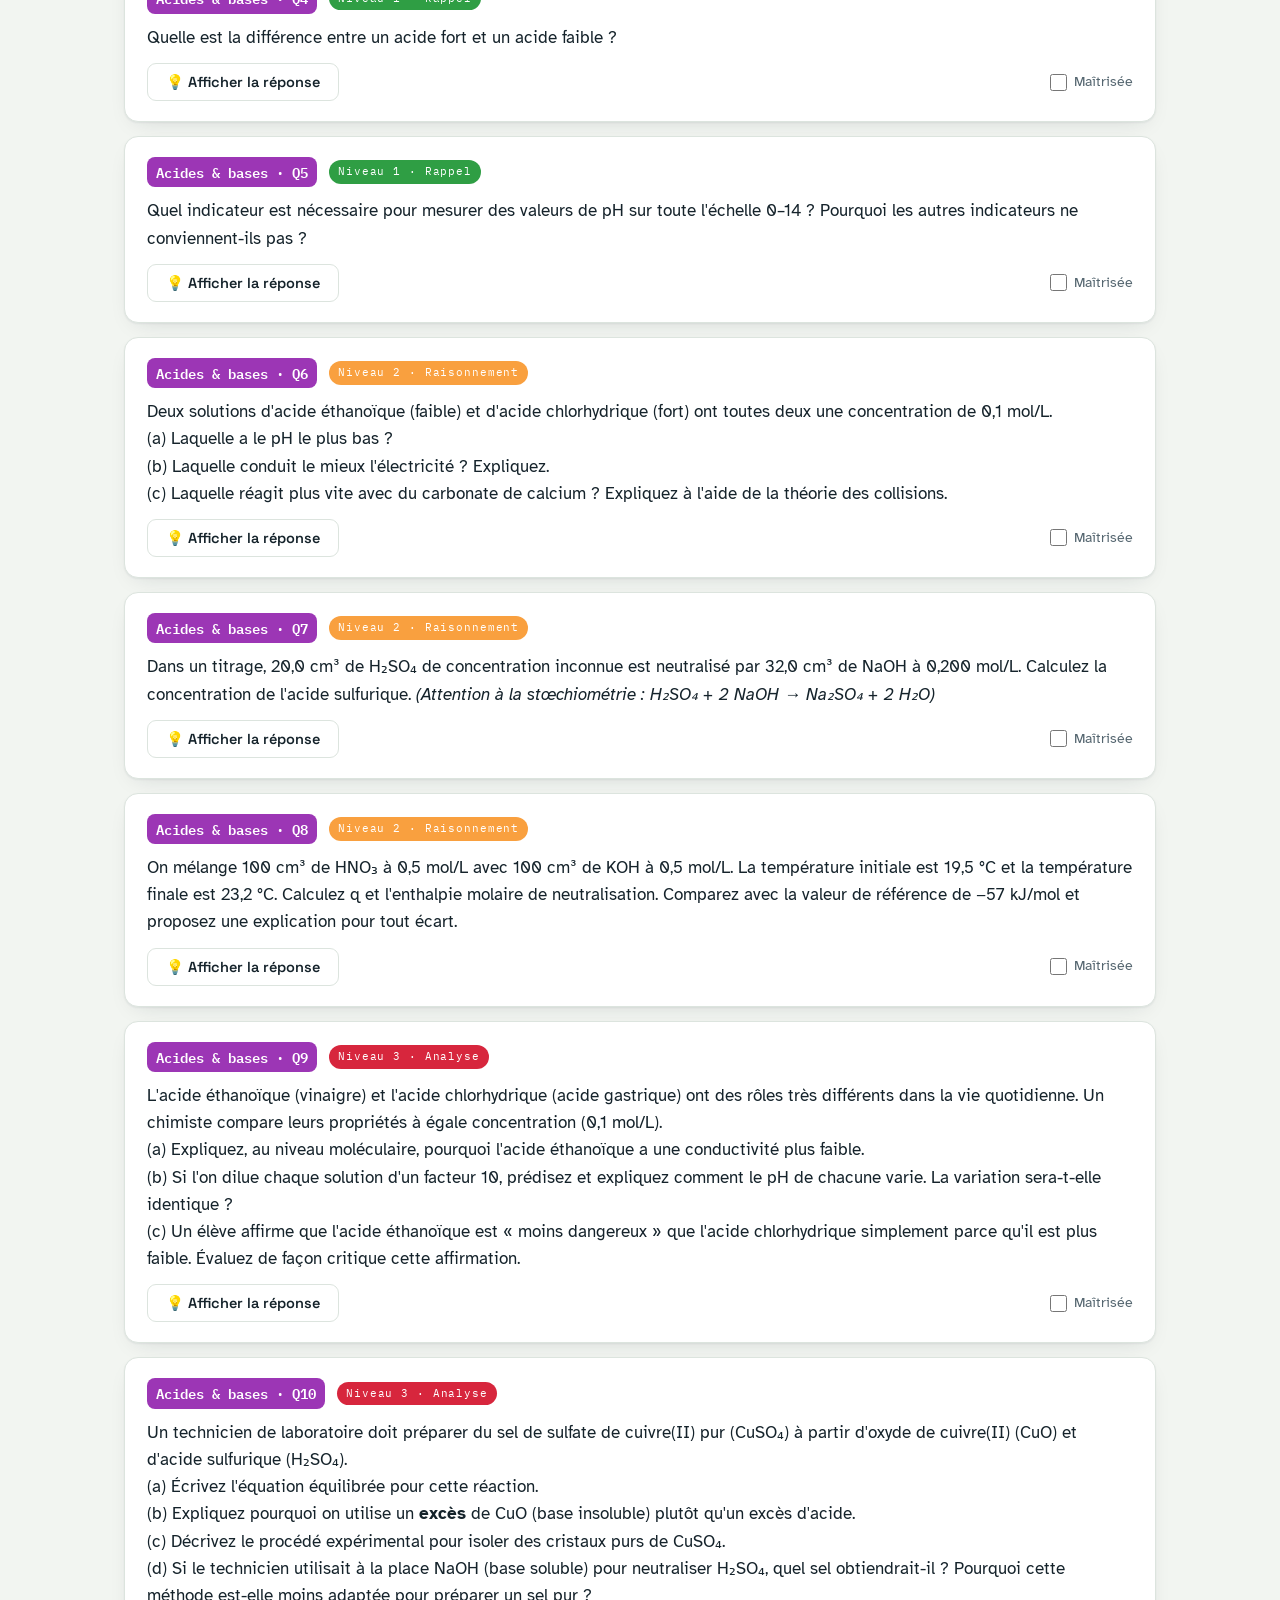
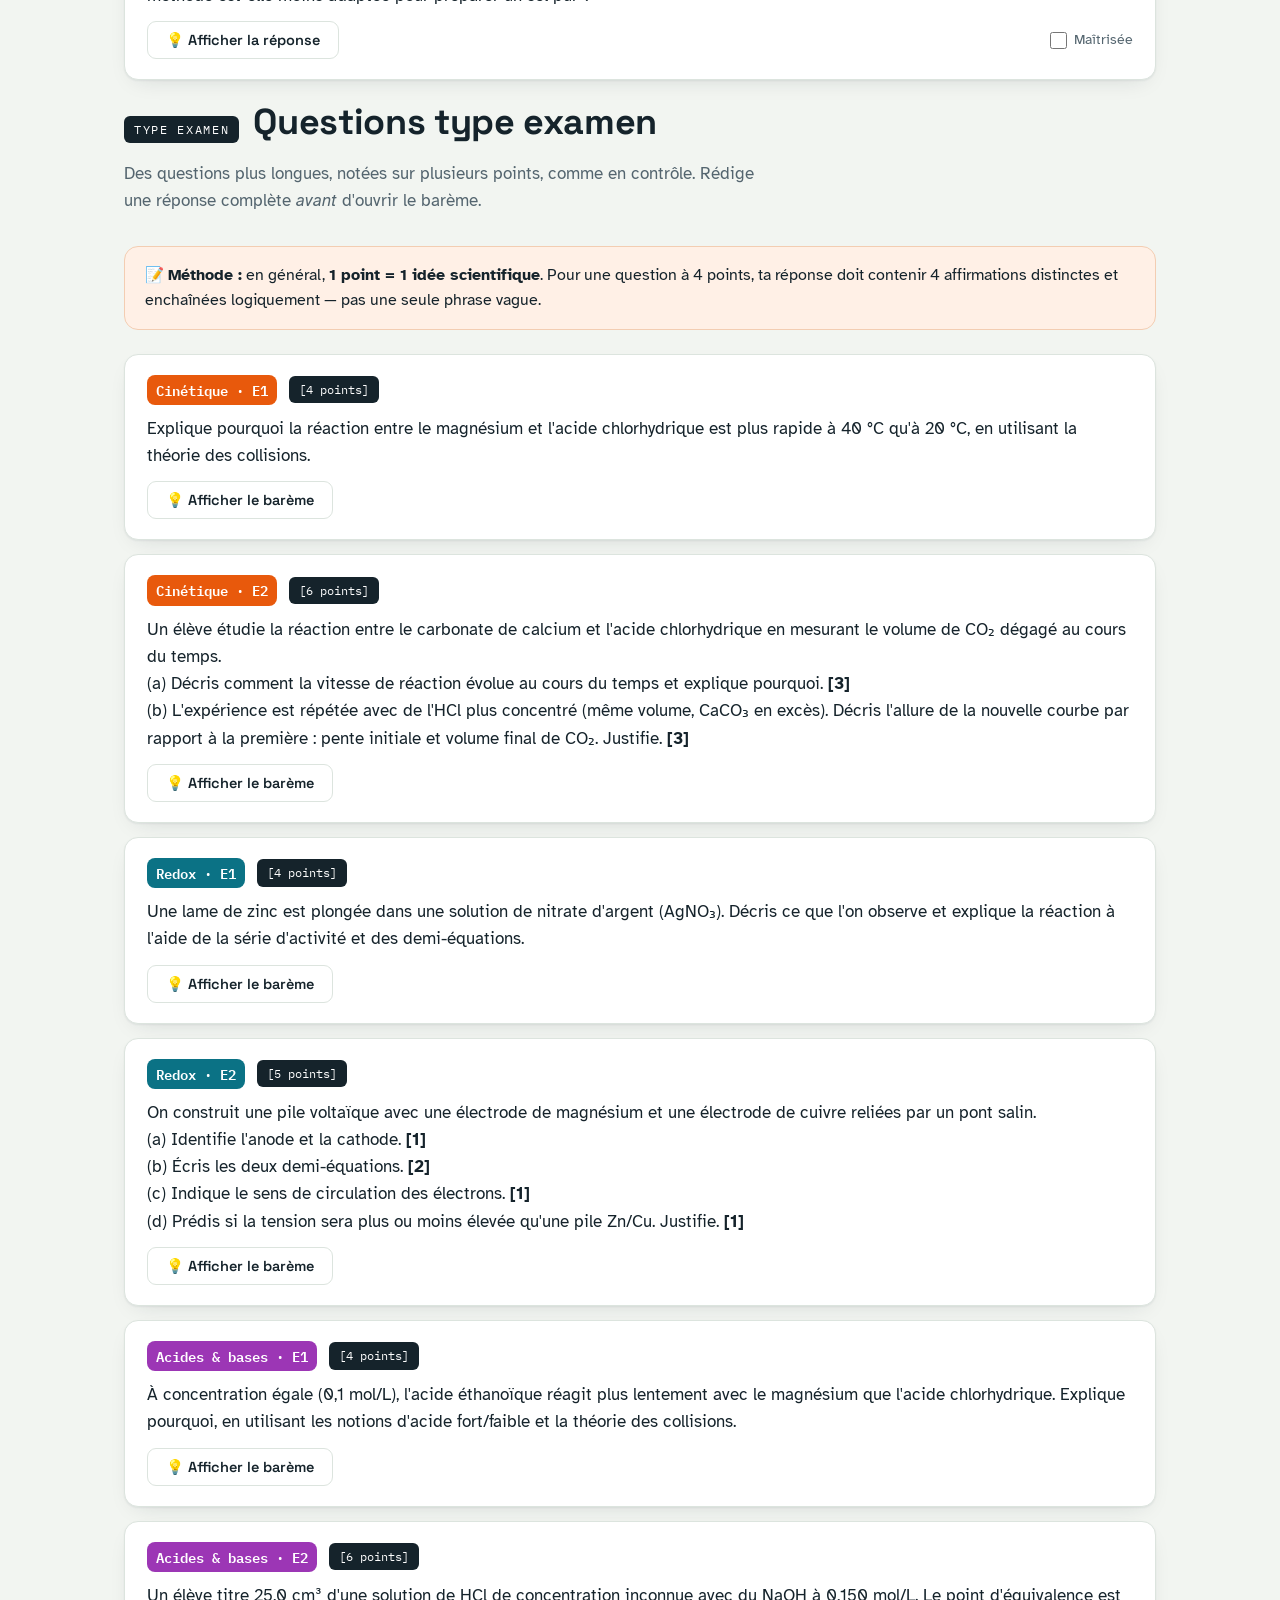
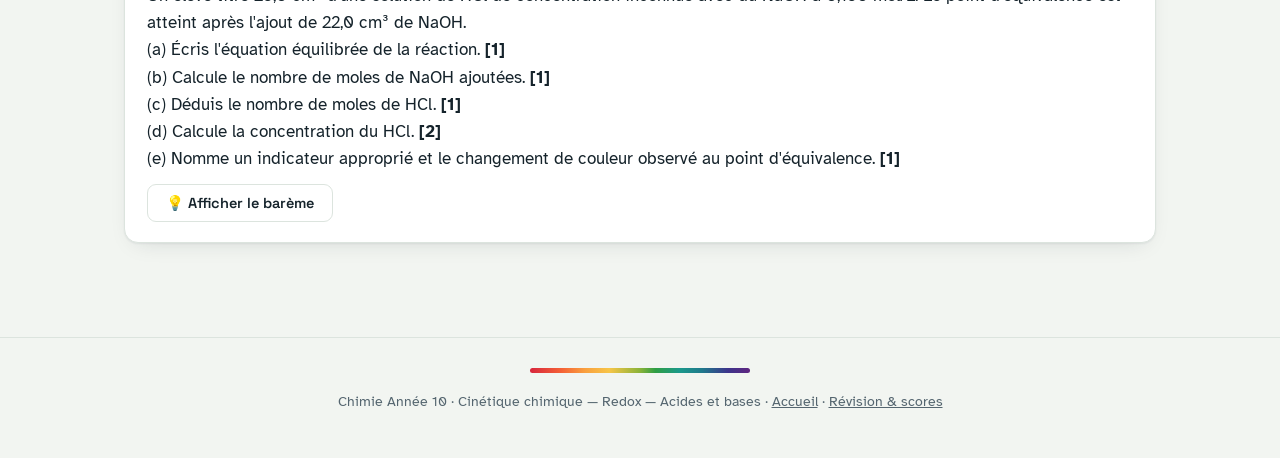
<file: revision.html>
<!DOCTYPE html>
<html lang="fr">
<head>
<meta charset="UTF-8">
<meta name="viewport" content="width=device-width, initial-scale=1.0">
<title>Révision & scores — Chimie Année 10</title>
<link rel="preconnect" href="https://fonts.googleapis.com">
<link href="https://fonts.googleapis.com/css2?family=Space+Grotesk:wght@400;500;600;700&family=Atkinson+Hyperlegible:ital,wght@0,400;0,700;1,400&family=IBM+Plex+Mono:wght@400;500;600&display=swap" rel="stylesheet">
<link rel="stylesheet" href="style.css">
</head>
<body>
<header class="page-hero"><div class="ph-bar"></div></header>
<nav class="nav" aria-label="Navigation"><div class="nav-inner">
<a class="tab-btn" href="index.html">🏠 Accueil</a>
<a class="tab-btn" href="kinetics.html" style="--tab-color:var(--kin)">1 · Cinétique</a>
<a class="tab-btn" href="redox.html" style="--tab-color:var(--redox)">2 · Redox</a>
<a class="tab-btn" href="acids.html" style="--tab-color:var(--acid)">3 · Acides &amp; bases</a>
<a class="tab-btn" href="revision.html" style="--tab-color:var(--green)" aria-current="page">🎯 Révision</a>
<a class="lang-btn" href="en/revision.html" title="Switch to English">🌐 EN</a>
</div></nav>
<main class="wrap">
<section class="panel"><div class="section-head"><span class="section-tag" style="background:var(--green)">Ta progression</span><h2>Tableau de bord</h2></div><p class="section-intro">Chaque chapitre combine trois éléments : les objectifs cochés, ton meilleur score au quiz éclair, et les questions d'entraînement maîtrisées. Décroche le badge 🥇 à 80 % !</p><div class="dash-grid" id="dash"></div></section>
<section class="panel" id="panel-flash">
  <div class="section-head">
    <span class="section-tag" style="background:#F9A03F">Mémorisation</span>
    <h2>Flashcards — définitions clés</h2>
  </div>
  <p class="section-intro">Clique sur la carte pour la retourner. Récite la définition à voix haute <em>avant</em> de vérifier — c'est la récupération active qui fait progresser !</p>
  <div class="fc-stage">
    <div class="fc-card" id="fcCard" tabindex="0" role="button" aria-label="Carte de révision, cliquer pour retourner">
      <div class="fc-face fc-front">
        <span class="fc-cat" id="fcCat">Cinétique</span>
        <div class="fc-term" id="fcTerm">Énergie d'activation</div>
        <span class="fc-tap">cliquer pour retourner ↻</span>
      </div>
      <div class="fc-face fc-back">
        <p id="fcDef">…</p>
      </div>
    </div>
  </div>
  <div class="fc-controls">
    <button class="btn" id="fcPrev" aria-label="Carte précédente">← Précédente</button>
    <span class="fc-count" id="fcCount">1 / 12</span>
    <button class="btn" id="fcNext" aria-label="Carte suivante">Suivante →</button>
    <button class="btn" id="fcShuffle" aria-label="Mélanger les cartes">🔀 Mélanger</button>
  </div>
</section>
<section class="panel" id="panel-train">
  <div class="section-head">
    <span class="section-tag" style="background:var(--green)">30 questions + corrigé</span>
    <h2>Entraînement</h2>
  </div>
  <p class="section-intro">Trois niveaux : <strong>Niveau 1</strong> — rappel et application directe · <strong>Niveau 2</strong> — raisonnement et application · <strong>Niveau 3</strong> — contextes non familiers, analyse et réponse étendue. Réponds par écrit avant d'afficher le corrigé, puis coche les questions maîtrisées.</p>

  <div class="progress-wrap">
    <span class="progress-label"><strong id="progCount">0</strong> / 30 questions maîtrisées <span id="progMsg"></span></span>
    <div class="progress-track"><div class="progress-fill" id="progFill"></div></div>
  </div>

  <div class="level-filter" role="group" aria-label="Filtres">
    <button class="lv-btn on" data-fsec="all">Toutes les sections</button>
    <button class="lv-btn" data-fsec="kin" style="--c:var(--kin)">Cinétique</button>
    <button class="lv-btn" data-fsec="redox">Redox</button>
    <button class="lv-btn" data-fsec="acid">Acides &amp; bases</button>
    <span style="width:14px"></span>
    <button class="lv-btn on" data-flv="all">Tous niveaux</button>
    <button class="lv-btn" data-flv="1">Niveau 1</button>
    <button class="lv-btn" data-flv="2">Niveau 2</button>
    <button class="lv-btn" data-flv="3">Niveau 3</button>
  </div>

  <div id="qList"></div>
</section>
<section class="panel" style="--accent:var(--green)"><div class="section-head"><span class="section-tag" style="background:var(--ink)">Type examen</span><h2>Questions type examen</h2></div><p class="section-intro">Des questions plus longues, notées sur plusieurs points, comme en contrôle. Rédige une réponse complète <em>avant</em> d'ouvrir le barème.</p><div class="tipbox">📝 <strong>Méthode :</strong> en général, <strong>1 point = 1 idée scientifique</strong>. Pour une question à 4 points, ta réponse doit contenir 4 affirmations distinctes et enchaînées logiquement — pas une seule phrase vague.</div><div class="q-card"><div class="q-top"><span class="q-num" style="background:var(--kin)">Cinétique · E1</span><span class="exam-marks">[4 points]</span></div><div class="q-text">Explique pourquoi la réaction entre le magnésium et l'acide chlorhydrique est plus rapide à 40 °C qu'à 20 °C, en utilisant la théorie des collisions.</div><div class="q-actions"><button class="btn show-ms" data-show="Afficher le barème" data-hide="Masquer le barème">💡 Afficher le barème</button></div><div class="answer"><span class="alab">Barème</span><ul class="ms"><li>À 40 °C, les particules possèdent une énergie cinétique moyenne plus élevée <strong>(1)</strong></li><li>Elles se déplacent plus vite → les collisions entre les ions H⁺ et les atomes de Mg sont plus fréquentes <strong>(1)</strong></li><li>Une plus grande proportion de particules possède une énergie ≥ Eₐ <strong>(1)</strong></li><li>La proportion de collisions efficaces augmente → la vitesse de réaction est plus élevée <strong>(1)</strong></li></ul></div></div>
<div class="q-card"><div class="q-top"><span class="q-num" style="background:var(--kin)">Cinétique · E2</span><span class="exam-marks">[6 points]</span></div><div class="q-text">Un élève étudie la réaction entre le carbonate de calcium et l'acide chlorhydrique en mesurant le volume de CO₂ dégagé au cours du temps.<br>(a) Décris comment la vitesse de réaction évolue au cours du temps et explique pourquoi. <strong>[3]</strong><br>(b) L'expérience est répétée avec de l'HCl plus concentré (même volume, CaCO₃ en excès). Décris l'allure de la nouvelle courbe par rapport à la première : pente initiale et volume final de CO₂. Justifie. <strong>[3]</strong></div><div class="q-actions"><button class="btn show-ms" data-show="Afficher le barème" data-hide="Masquer le barème">💡 Afficher le barème</button></div><div class="answer"><span class="alab">Barème</span><ul class="ms"><li>(a) La vitesse est maximale au début (pente la plus raide) <strong>(1)</strong></li><li>(a) Elle diminue au cours du temps car la concentration en HCl diminue → collisions moins fréquentes <strong>(1)</strong></li><li>(a) La courbe devient horizontale : la réaction est terminée (réactif limitant épuisé) <strong>(1)</strong></li><li>(b) Pente initiale plus raide : plus d'ions H⁺ par unité de volume → collisions plus fréquentes <strong>(1)</strong></li><li>(b) La réaction se termine plus tôt <strong>(1)</strong></li><li>(b) Volume final de CO₂ plus grand car davantage de moles de HCl ont réagi (HCl limitant) <strong>(1)</strong></li></ul></div></div>
<div class="q-card"><div class="q-top"><span class="q-num" style="background:var(--redox)">Redox · E1</span><span class="exam-marks">[4 points]</span></div><div class="q-text">Une lame de zinc est plongée dans une solution de nitrate d'argent (AgNO₃). Décris ce que l'on observe et explique la réaction à l'aide de la série d'activité et des demi-équations.</div><div class="q-actions"><button class="btn show-ms" data-show="Afficher le barème" data-hide="Masquer le barème">💡 Afficher le barème</button></div><div class="answer"><span class="alab">Barème</span><ul class="ms"><li>Observation : un dépôt gris/argenté se forme sur la lame de zinc (argent métallique) <strong>(1)</strong></li><li>Zn est plus réactif que Ag → Zn déplace Ag⁺ de sa solution saline <strong>(1)</strong></li><li>Oxydation : Zn → Zn²⁺ + 2e⁻ <strong>(1)</strong></li><li>Réduction : 2 Ag⁺ + 2e⁻ → 2 Ag <strong>(1)</strong></li></ul></div></div>
<div class="q-card"><div class="q-top"><span class="q-num" style="background:var(--redox)">Redox · E2</span><span class="exam-marks">[5 points]</span></div><div class="q-text">On construit une pile voltaïque avec une électrode de magnésium et une électrode de cuivre reliées par un pont salin.<br>(a) Identifie l'anode et la cathode. <strong>[1]</strong><br>(b) Écris les deux demi-équations. <strong>[2]</strong><br>(c) Indique le sens de circulation des électrons. <strong>[1]</strong><br>(d) Prédis si la tension sera plus ou moins élevée qu'une pile Zn/Cu. Justifie. <strong>[1]</strong></div><div class="q-actions"><button class="btn show-ms" data-show="Afficher le barème" data-hide="Masquer le barème">💡 Afficher le barème</button></div><div class="answer"><span class="alab">Barème</span><ul class="ms"><li>(a) Anode (−) : Mg (le plus réactif) ; Cathode (+) : Cu <strong>(1)</strong></li><li>(b) Mg → Mg²⁺ + 2e⁻ <strong>(1)</strong></li><li>(b) Cu²⁺ + 2e⁻ → Cu <strong>(1)</strong></li><li>(c) Les électrons circulent de l'anode (Mg) vers la cathode (Cu) dans le circuit externe <strong>(1)</strong></li><li>(d) Tension plus élevée : la différence de réactivité Mg/Cu est plus grande que Zn/Cu (≈ 2,7 V vs 1,1 V) <strong>(1)</strong></li></ul></div></div>
<div class="q-card"><div class="q-top"><span class="q-num" style="background:var(--acid)">Acides & bases · E1</span><span class="exam-marks">[4 points]</span></div><div class="q-text">À concentration égale (0,1 mol/L), l'acide éthanoïque réagit plus lentement avec le magnésium que l'acide chlorhydrique. Explique pourquoi, en utilisant les notions d'acide fort/faible et la théorie des collisions.</div><div class="q-actions"><button class="btn show-ms" data-show="Afficher le barème" data-hide="Masquer le barème">💡 Afficher le barème</button></div><div class="answer"><span class="alab">Barème</span><ul class="ms"><li>L'acide éthanoïque est un acide faible : il se dissocie partiellement en ions <strong>(1)</strong></li><li>HCl est un acide fort : dissociation complète → [H⁺] plus élevée <strong>(1)</strong></li><li>Avec l'acide éthanoïque, la concentration en H⁺ est plus faible → collisions H⁺/Mg moins fréquentes <strong>(1)</strong></li><li>Fréquence de collisions efficaces plus faible → vitesse de réaction plus lente <strong>(1)</strong></li></ul></div></div>
<div class="q-card"><div class="q-top"><span class="q-num" style="background:var(--acid)">Acides & bases · E2</span><span class="exam-marks">[6 points]</span></div><div class="q-text">Un élève titre 25,0 cm³ d'une solution de HCl de concentration inconnue avec du NaOH à 0,150 mol/L. Le point d'équivalence est atteint après l'ajout de 22,0 cm³ de NaOH.<br>(a) Écris l'équation équilibrée de la réaction. <strong>[1]</strong><br>(b) Calcule le nombre de moles de NaOH ajoutées. <strong>[1]</strong><br>(c) Déduis le nombre de moles de HCl. <strong>[1]</strong><br>(d) Calcule la concentration du HCl. <strong>[2]</strong><br>(e) Nomme un indicateur approprié et le changement de couleur observé au point d'équivalence. <strong>[1]</strong></div><div class="q-actions"><button class="btn show-ms" data-show="Afficher le barème" data-hide="Masquer le barème">💡 Afficher le barème</button></div><div class="answer"><span class="alab">Barème</span><ul class="ms"><li>(a) HCl + NaOH → NaCl + H₂O <strong>(1)</strong></li><li>(b) n(NaOH) = 0,150 × 0,0220 = 3,30 × 10⁻³ mol <strong>(1)</strong></li><li>(c) Réaction 1:1 → n(HCl) = 3,30 × 10⁻³ mol <strong>(1)</strong></li><li>(d) C = n ÷ V = 3,30 × 10⁻³ ÷ 0,0250 <strong>(1)</strong> = <strong>0,132 mol/L</strong> <strong>(1)</strong></li><li>(e) Ex. phénolphtaléine : rose → incolore (en versant la base dans l'acide : incolore → rose) ; tout indicateur à virage net accepté <strong>(1)</strong></li></ul></div></div>
</section>

</main>
<footer class="footer"><div class="ph-mini"></div><p>Chimie Année 10 · Cinétique chimique — Redox — Acides et bases · <a href="index.html" style="color:var(--ink-soft)">Accueil</a> · <a href="revision.html" style="color:var(--ink-soft)">Révision &amp; scores</a></p></footer>
<script src="app.js"></script>
<script>
/* == FLASHCARDS ===================== */
(function(){
  const CARDS=[
    {cat:'Cinétique',c:'var(--kin)',t:'Vitesse de réaction',d:'La variation de la quantité d\'un réactif ou d\'un produit par unité de temps. Sur un graphe quantité/temps, c\'est la pente de la tangente.'},
    {cat:'Cinétique',c:'var(--kin)',t:'Théorie des collisions',d:'Pour qu\'une réaction se produise, les particules doivent entrer en collision avec une énergie suffisante ET avec la bonne orientation.'},
    {cat:'Cinétique',c:'var(--kin)',t:'Énergie d\'activation (Eₐ)',d:'L\'énergie minimale que doivent posséder les particules pour que la collision aboutisse à une réaction chimique.'},
    {cat:'Cinétique',c:'var(--kin)',t:'Catalyseur',d:'Substance qui augmente la vitesse d\'une réaction en abaissant l\'énergie d\'activation. Il n\'est pas consommé pendant la réaction.'},
    {cat:'Redox',c:'var(--redox)',t:'Oxydation',d:'Perte d\'électrons (l\'espèce est oxydée). OIL : Oxidation Is Loss.'},
    {cat:'Redox',c:'var(--redox)',t:'Réduction',d:'Gain d\'électrons (l\'espèce est réduite). RIG : Reduction Is Gain.'},
    {cat:'Redox',c:'var(--redox)',t:'Série d\'activité',d:'Classement des métaux du plus réactif au moins réactif : K > Na > Ca > Mg > Al > Zn > Fe > Pb > (H) > Cu > Ag > Au.'},
    {cat:'Redox',c:'var(--redox)',t:'Pont salin',d:'Tube contenant une solution d\'électrolyte (ex. KNO₃) qui permet le passage des ions entre les deux demi-cellules pour maintenir la neutralité électrique.'},
    {cat:'Redox',c:'var(--redox)',t:'q = mCΔT',d:'Chaleur dégagée : masse de la solution (g) × capacité calorifique de l\'eau (4,18 J·g⁻¹·°C⁻¹) × variation de température (°C).'},
    {cat:'Acides & bases',c:'var(--acid)',t:'Acide de Brønsted-Lowry',d:'Espèce chimique capable de donner un proton (H⁺) à une autre espèce.'},
    {cat:'Acides & bases',c:'var(--acid)',t:'Base de Brønsted-Lowry',d:'Espèce chimique capable d\'accepter un proton (H⁺).'},
    {cat:'Acides & bases',c:'var(--acid)',t:'Acide fort vs faible',d:'Fort : se dissocie complètement en ions dans l\'eau (HCl, H₂SO₄, HNO₃). Faible : se dissocie partiellement (CH₃COOH).'},
    {cat:'Acides & bases',c:'var(--acid)',t:'Neutralisation',d:'Réaction entre un acide et une base produisant un sel et de l\'eau. Au point d\'équivalence : n(acide) = n(base) selon la stœchiométrie.'},
    {cat:'Acides & bases',c:'var(--acid)',t:'pH et [H⁺]',d:'Le pH diminue d\'une unité pour chaque multiplication par 10 de la concentration en H⁺. pH < 7 acide, pH = 7 neutre, pH > 7 basique.'},
    {cat:'Acides & bases',c:'var(--acid)',t:'ΔH de neutralisation',d:'ΔH = −q ÷ n (kJ/mol), où n = moles du réactif limitant. Référence acide fort + base forte : ≈ −57 kJ/mol.'}
  ];
  let order=CARDS.map((_,i)=>i),pos=0;
  const card=document.getElementById('fcCard');
  function show(){
    const c=CARDS[order[pos]];
    card.classList.remove('flipped');
    setTimeout(()=>{
      document.getElementById('fcCat').textContent=c.cat;
      document.getElementById('fcCat').style.background=c.c;
      document.getElementById('fcTerm').textContent=c.t;
      document.getElementById('fcDef').textContent=c.d;
      document.getElementById('fcCount').textContent=(pos+1)+' / '+CARDS.length;
    },card.classList.contains('flipped')?250:0);
  }
  card.addEventListener('click',()=>card.classList.toggle('flipped'));
  card.addEventListener('keydown',e=>{if(e.key==='Enter'||e.key===' '){e.preventDefault();card.classList.toggle('flipped');}});
  document.getElementById('fcNext').addEventListener('click',()=>{pos=(pos+1)%CARDS.length;show();});
  document.getElementById('fcPrev').addEventListener('click',()=>{pos=(pos-1+CARDS.length)%CARDS.length;show();});
  document.getElementById('fcShuffle').addEventListener('click',()=>{
    for(let i=order.length-1;i>0;i--){const j=Math.floor(Math.random()*(i+1));[order[i],order[j]]=[order[j],order[i]];}
    pos=0;show();
  });
  show();
})();


const Q=[
  /* ---------- KINETICS ---------- */
  {s:'kin',lv:1,n:1,q:`Donnez <strong>deux</strong> méthodes permettant de mesurer la vitesse d'une réaction produisant un gaz.`,
   a:`Volume de gaz produit / variation de masse (tout autre exemple valide du tableau accepté).`},
  {s:'kin',lv:1,n:2,q:`Complétez la phrase : « Pour qu'une collision soit efficace, les particules doivent avoir une énergie supérieure ou égale à ________ et la bonne ________. »`,
   a:`Énergie d'activation (Eₐ) ; orientation correcte.`},
  {s:'kin',lv:1,n:3,q:`Expliquez en une phrase pourquoi augmenter la température augmente la vitesse de réaction.`,
   a:`Les particules ont plus d'énergie cinétique, donc se déplacent plus vite et entrent en collision plus fréquemment et avec plus d'énergie.`},
  {s:'kin',lv:1,n:4,q:`Qu'est-ce qu'un catalyseur ? Est-il consommé pendant la réaction ?`,
   a:`Un catalyseur est une substance qui augmente la vitesse de réaction en abaissant l'énergie d'activation. Il n'est <strong>pas</strong> consommé.`},
  {s:'kin',lv:1,n:5,q:`Sur un graphe quantité de produit/temps, qu'indique une pente plus raide ?`,
   a:`Une réaction plus rapide (la quantité de produit augmente plus vite par unité de temps).`},
  {s:'kin',lv:2,n:6,q:`Une réaction entre du marbre (CaCO₃) en morceaux et de l'HCl est comparée à la même réaction avec du marbre en poudre. Expliquez, en faisant référence à la théorie des collisions, pourquoi la réaction avec la poudre est plus rapide.`,
   a:`Le marbre en poudre a une surface de contact beaucoup plus grande que le marbre en morceaux. Seules les particules à la surface peuvent entrer en collision avec les ions H⁺. Une surface plus grande expose davantage de particules de CaCO₃, ce qui augmente la fréquence des collisions efficaces et donc la vitesse de réaction.`},
  {s:'kin',lv:2,n:7,q:`Le tableau ci-dessous montre la masse d'un système (acide + carbonate de calcium) au cours du temps. Calculez la vitesse moyenne entre 0 et 60 secondes, et entre 60 et 120 secondes. Que remarquez-vous ?
   <table><tr><th>Temps (s)</th><th>Masse (g)</th></tr><tr><td>0</td><td>152,0</td></tr><tr><td>60</td><td>150,2</td></tr><tr><td>120</td><td>149,1</td></tr><tr><td>180</td><td>148,6</td></tr><tr><td>240</td><td>148,4</td></tr></table>`,
   a:`Vitesse moyenne 0–60 s : (152,0 − 150,2) ÷ 60 = <strong>0,030 g/s</strong><br>Vitesse moyenne 60–120 s : (150,2 − 149,1) ÷ 60 = <strong>0,018 g/s</strong><br>La vitesse <strong>diminue</strong> avec le temps car la concentration en HCl diminue.`},
  {s:'kin',lv:2,n:8,q:`Dessinez un diagramme d'énergie pour une réaction <strong>exothermique</strong> avec et sans catalyseur. Indiquez les réactifs, les produits, Eₐ (avec et sans catalyseur) et la variation d'enthalpie ΔH.`,
   a:`Diagramme correct avec : réactifs à un niveau &gt; produits (exothermique) ; pic représentant Eₐ sans catalyseur ; pic plus bas représentant Eₐ avec catalyseur ; ΔH négatif clairement indiqué. Les niveaux des réactifs et produits sont inchangés avec/sans catalyseur. <em>(Compare avec le diagramme interactif de la section 1.4 !)</em>`},
  {s:'kin',lv:3,n:9,q:`Un chimiste étudie la décomposition du peroxyde d'hydrogène (H₂O₂) en eau et en dioxygène. Il observe que l'ajout de dioxyde de manganèse (MnO₂) accélère considérablement la réaction. À la fin de l'expérience, la masse de MnO₂ est inchangée.<br>(a) Quel est le rôle du MnO₂ dans cette réaction ? Justifiez avec deux arguments.<br>(b) Expliquez, en utilisant la théorie des collisions et les diagrammes d'énergie, pourquoi la vitesse est augmentée.<br>(c) Si l'on répète l'expérience à 50 °C au lieu de 20 °C, que se passe-t-il ? Expliquez deux effets distincts sur les collisions.`,
   a:`<strong>(a)</strong> Le MnO₂ est un catalyseur car : (1) la réaction est accélérée en sa présence ; (2) sa masse est inchangée à la fin de la réaction — il n'est pas consommé.<br><strong>(b)</strong> Le catalyseur abaisse l'Eₐ de la décomposition de H₂O₂. Sur le diagramme d'énergie, le pic est plus bas avec MnO₂. Une plus grande proportion de molécules de H₂O₂ possède maintenant une énergie ≥ Eₐ → proportion de collisions efficaces plus grande → réaction plus rapide.<br><strong>(c)</strong> À 50 °C : (1) les molécules ont plus d'énergie cinétique → collisions plus fréquentes ; (2) une plus grande fraction des molécules dépasse Eₐ → proportion de collisions efficaces plus grande. Les deux effets augmentent la vitesse.`},
  {s:'kin',lv:3,n:10,q:`Deux élèves débattent : l'un affirme que doubler la concentration d'un réactif double toujours la vitesse de réaction. L'autre dit que ce n'est pas nécessairement vrai. Qui a raison ? Justifiez votre réponse en vous appuyant sur la théorie des collisions.`,
   a:`Les deux élèves ont partiellement raison. En théorie des collisions simple, doubler la concentration double approximativement la fréquence des collisions, ce qui <strong>peut</strong> doubler la vitesse. Cependant, en pratique, la relation entre concentration et vitesse (loi de vitesse) dépend du mécanisme de la réaction, qui peut être plus complexe. Pour les besoins de ce cours, l'augmentation de concentration augmente la fréquence des collisions et donc la vitesse, mais la relation exacte n'est pas toujours linéaire.`},
  /* ---------- REDOX ---------- */
  {s:'redox',lv:1,n:1,q:`Définissez l'oxydation et la réduction en termes de transfert d'électrons.`,
   a:`Oxydation = perte d'électrons ; Réduction = gain d'électrons.`},
  {s:'redox',lv:1,n:2,q:`Classez les métaux suivants du plus réactif au moins réactif : Cu, Mg, Fe, Na, Zn.`,
   a:`Na &gt; Mg &gt; Zn &gt; Fe &gt; Cu`},
  {s:'redox',lv:1,n:3,q:`Le magnésium réagit-il avec l'eau froide ? Et avec l'acide chlorhydrique ? Justifiez.`,
   a:`Mg ne réagit pas avec l'eau froide (réaction très lente) mais réagit vigoureusement avec HCl (plus réactif que l'hydrogène dans la série).`},
  {s:'redox',lv:1,n:4,q:`Dans la demi-équation : Al → Al³⁺ + 3e⁻, l'aluminium est-il oxydé ou réduit ?`,
   a:`Oxydé (il perd 3 électrons).`},
  {s:'redox',lv:1,n:5,q:`Qu'est-ce qu'un pont salin dans une pile voltaïque ? Quel est son rôle ?`,
   a:`Le pont salin est un tube contenant une solution d'électrolyte (ex. KNO₃). Il permet le passage des ions entre les deux demi-cellules pour maintenir la neutralité électrique et permettre la continuité du circuit.`},
  {s:'redox',lv:2,n:6,q:`On plonge une lame de cuivre dans une solution de nitrate d'argent (AgNO₃). Prédit-on une réaction ? Si oui, écrivez l'équation globale et les demi-équations. Justifiez votre réponse à l'aide de la série d'activité.`,
   a:`Oui, une réaction a lieu : Cu est plus réactif que Ag, donc Cu peut déplacer Ag⁺.
   <div class="eq">Cu(s) + 2 AgNO₃(aq) → Cu(NO₃)₂(aq) + 2 Ag(s)</div>
   <div class="eq">Cu → Cu²⁺ + 2e⁻</div><div class="eq">2 Ag⁺ + 2e⁻ → 2 Ag</div>`},
  {s:'redox',lv:2,n:7,q:`Lors d'une expérience, on mélange 100 cm³ de solution de sulfate de cuivre(II) à 1 mol/L avec un excès de poudre de magnésium. La température initiale est de 20,0 °C.<br>(a) Prédisez si une réaction a lieu. Justifiez.<br>(b) Si ΔT = 22,6 °C, calculez la chaleur dégagée. (densité ≈ 1 g/cm³)<br>(c) Comparez qualitativement ce résultat avec une même expérience utilisant du zinc. Expliquez.`,
   a:`<strong>(a)</strong> Oui, Mg est plus réactif que Cu → déplacement de Cu²⁺ par Mg.<br><strong>(b)</strong> m = 100 g, ΔT = 22,6 °C → q = 100 × 4,18 × 22,6 = <strong>9 446,8 J ≈ 9,45 kJ</strong><br><strong>(c)</strong> La chaleur dégagée avec Mg sera plus grande qu'avec Zn, car la différence de réactivité entre Mg et Cu est plus importante → réaction plus exothermique.`},
  {s:'redox',lv:2,n:8,q:`Expliquez comment la tension d'une pile voltaïque peut être utilisée pour déduire l'ordre de réactivité de trois métaux inconnus A, B, C, à partir de mesures expérimentales.`,
   a:`On construit des piles A/B, A/C et B/C. Le métal qui constitue systématiquement l'anode (tension positive) est le plus réactif. En comparant les tensions : une tension plus élevée pour A/C qu'A/B suggère que la différence de réactivité A/C &gt; A/B, donc C est moins réactif que B. On classe ensuite A &gt; B &gt; C (ou selon les données).`},
  {s:'redox',lv:3,n:9,q:`On compare l'extraction de l'aluminium (Al) et du fer (Fe) à partir de leurs minerais.<br>(a) Expliquez pourquoi l'aluminium est extrait par électrolyse et non par réduction au carbone.<br>(b) Écrivez une demi-équation pour la réduction de l'ion Fe³⁺ en Fe.<br>(c) L'extraction de l'aluminium est beaucoup plus coûteuse en énergie que celle du fer. Proposez une explication chimique et une explication économique.`,
   a:`<strong>(a)</strong> L'aluminium est plus réactif que le carbone → il ne peut pas être réduit par le carbone. L'électrolyse fournit directement des électrons pour réduire Al³⁺.<br><strong>(b)</strong> <span class="eq inlineblock">Fe³⁺ + 3e⁻ → Fe</span><br><strong>(c)</strong> Explication chimique : Al³⁺ a une affinité électronique très élevée et nécessite beaucoup d'énergie pour être réduit. Explication économique : l'électrolyse nécessite des quantités énormes d'électricité, ce qui rend la production coûteuse. En revanche, la réduction du fer par le coke dans un haut-fourneau est thermiquement accessible.`},
  {s:'redox',lv:3,n:10,q:`Un élève construit trois piles : Mg/Zn (2,0 V), Mg/Fe (1,9 V) et Zn/Fe (0,3 V).<br>(a) Ces données sont-elles cohérentes avec la série d'activité ? Expliquez.<br>(b) Identifiez l'anode et la cathode dans la pile Zn/Fe.<br>(c) Si l'on remplaçait la solution de sulfate de zinc par une solution plus concentrée, quel effet attendrait-on sur la tension et pourquoi ?`,
   a:`<strong>(a)</strong> Oui, cohérent : Mg &gt; Zn &gt; Fe dans la série. La pile Mg/Zn (2,0 V) &gt; Mg/Fe (1,9 V) — la tension Mg/Zn &gt; Mg/Fe suggère Zn légèrement moins réactif que Fe, ce qui correspond. La pile Zn/Fe (0,3 V) est la plus faible car Zn et Fe sont proches dans la série.<br><strong>(b)</strong> Anode (−) : Zn (plus réactif, s'oxyde) ; Cathode (+) : Fe (se réduit).<br><strong>(c)</strong> Une concentration plus élevée en ions Zn²⁺ tend à défavoriser l'oxydation du zinc (équilibre de Le Chatelier), ce qui pourrait légèrement réduire la tension. En pratique, l'effet est généralement faible pour de petites variations de concentration.`},
  /* ---------- ACIDS & BASES ---------- */
  {s:'acid',lv:1,n:1,q:`Définissez un acide et une base selon Brønsted-Lowry.`,
   a:`Acide : donne un proton (H⁺) ; Base : accepte un proton (H⁺).`},
  {s:'acid',lv:1,n:2,q:`Donnez <strong>deux</strong> exemples de bases alcalines et <strong>deux</strong> exemples de bases insolubles.`,
   a:`Bases alcalines : NaOH, Ca(OH)₂ (ou KOH, NH₃) ; Bases insolubles : CaCO₃, ZnO (ou Fe₂O₃, CuO).`},
  {s:'acid',lv:1,n:3,q:`Quel gaz est produit lorsqu'un acide réagit avec un métal ? Et avec un carbonate ?`,
   a:`Acide + métal → H₂ (dihydrogène) ; Acide + carbonate → CO₂.`},
  {s:'acid',lv:1,n:4,q:`Quelle est la différence entre un acide fort et un acide faible ?`,
   a:`Un acide fort se dissocie complètement en ions dans l'eau ; un acide faible se dissocie partiellement.`},
  {s:'acid',lv:1,n:5,q:`Quel indicateur est nécessaire pour mesurer des valeurs de pH sur toute l'échelle 0–14 ? Pourquoi les autres indicateurs ne conviennent-ils pas ?`,
   a:`L'indicateur universel — les autres indicateurs (ex. phénolphtaléine, tournesol) ne changent de couleur qu'autour d'un point précis et ne permettent pas de distinguer les différentes valeurs de pH sur toute l'échelle.`},
  {s:'acid',lv:2,n:6,q:`Deux solutions d'acide éthanoïque (faible) et d'acide chlorhydrique (fort) ont toutes deux une concentration de 0,1 mol/L.<br>(a) Laquelle a le pH le plus bas ?<br>(b) Laquelle conduit le mieux l'électricité ? Expliquez.<br>(c) Laquelle réagit plus vite avec du carbonate de calcium ? Expliquez à l'aide de la théorie des collisions.`,
   a:`<strong>(a)</strong> L'acide chlorhydrique (fort) a le pH le plus bas.<br><strong>(b)</strong> HCl conduit mieux l'électricité car il est totalement dissocié → plus d'ions H⁺ et Cl⁻ en solution → plus de porteurs de charge.<br><strong>(c)</strong> HCl réagit plus vite avec CaCO₃ car sa concentration en H⁺ est plus élevée (dissociation totale) → fréquence de collisions plus grande entre H⁺ et CO₃²⁻.`},
  {s:'acid',lv:2,n:7,q:`Dans un titrage, 20,0 cm³ de H₂SO₄ de concentration inconnue est neutralisé par 32,0 cm³ de NaOH à 0,200 mol/L. Calculez la concentration de l'acide sulfurique. <em>(Attention à la stœchiométrie : H₂SO₄ + 2 NaOH → Na₂SO₄ + 2 H₂O)</em>`,
   a:`n(NaOH) = 0,200 × 0,032 = 6,4 × 10⁻³ mol<br>Réaction : H₂SO₄ + 2 NaOH → Na₂SO₄ + 2 H₂O<br>n(H₂SO₄) = 6,4 × 10⁻³ ÷ 2 = 3,2 × 10⁻³ mol<br>C(H₂SO₄) = 3,2 × 10⁻³ ÷ 0,020 = <strong>0,160 mol/L</strong>`},
  {s:'acid',lv:2,n:8,q:`On mélange 100 cm³ de HNO₃ à 0,5 mol/L avec 100 cm³ de KOH à 0,5 mol/L. La température initiale est 19,5 °C et la température finale est 23,2 °C. Calculez q et l'enthalpie molaire de neutralisation. Comparez avec la valeur de référence de −57 kJ/mol et proposez une explication pour tout écart.`,
   a:`m = 200 g, ΔT = 3,7 °C<br>q = 200 × 4,18 × 3,7 = <strong>3 093,2 J ≈ 3,09 kJ</strong><br>n(HNO₃) = 0,1 L × 0,5 mol/L = 0,05 mol<br>ΔH = −3,09 ÷ 0,05 = <strong>−61,8 kJ/mol</strong><br>Légèrement différent de −57 kJ/mol. Écarts possibles : pertes de chaleur vers l'environnement, hypothèse de densité simplifiée, capacité calorifique de la solution légèrement différente de l'eau pure.`},
  {s:'acid',lv:3,n:9,q:`L'acide éthanoïque (vinaigre) et l'acide chlorhydrique (acide gastrique) ont des rôles très différents dans la vie quotidienne. Un chimiste compare leurs propriétés à égale concentration (0,1 mol/L).<br>(a) Expliquez, au niveau moléculaire, pourquoi l'acide éthanoïque a une conductivité plus faible.<br>(b) Si l'on dilue chaque solution d'un facteur 10, prédisez et expliquez comment le pH de chacune varie. La variation sera-t-elle identique ?<br>(c) Un élève affirme que l'acide éthanoïque est « moins dangereux » que l'acide chlorhydrique simplement parce qu'il est plus faible. Évaluez de façon critique cette affirmation.`,
   a:`<strong>(a)</strong> L'acide éthanoïque (CH₃COOH) est faible : seule une petite fraction des molécules est dissociée en ions CH₃COO⁻ et H⁺. Moins d'ions en solution → moins de porteurs de charge → conductivité plus faible.<br><strong>(b)</strong> Pour HCl (fort) : une dilution ×10 diminue [H⁺] d'un facteur 10 → pH augmente d'environ 1 unité. Pour CH₃COOH (faible) : la dilution entraîne une dissociation plus importante (équilibre déplacé) → la variation de pH est moins prévisible et moindre qu'une unité. Les variations ne sont <strong>pas</strong> identiques.<br><strong>(c)</strong> L'affirmation est simpliste. Un acide faible concentré peut être très corrosif. La force chimique n'est qu'un facteur parmi d'autres : la concentration, la réactivité avec les tissus biologiques, la volatilité et le contexte d'exposition comptent tous. L'acide éthanoïque concentré (acide glacial) est dangereux.`},
  {s:'acid',lv:3,n:10,q:`Un technicien de laboratoire doit préparer du sel de sulfate de cuivre(II) pur (CuSO₄) à partir d'oxyde de cuivre(II) (CuO) et d'acide sulfurique (H₂SO₄).<br>(a) Écrivez l'équation équilibrée pour cette réaction.<br>(b) Expliquez pourquoi on utilise un <strong>excès</strong> de CuO (base insoluble) plutôt qu'un excès d'acide.<br>(c) Décrivez le procédé expérimental pour isoler des cristaux purs de CuSO₄.<br>(d) Si le technicien utilisait à la place NaOH (base soluble) pour neutraliser H₂SO₄, quel sel obtiendrait-il ? Pourquoi cette méthode est-elle moins adaptée pour préparer un sel pur ?`,
   a:`<strong>(a)</strong> <span class="eq inlineblock">CuO + H₂SO₄ → CuSO₄ + H₂O</span><br><strong>(b)</strong> On utilise un excès de CuO (base insoluble) pour s'assurer que tout l'acide est consommé. Le CuO en excès peut être simplement filtré (il ne se dissout pas dans l'eau). Si on utilisait un excès d'acide, il resterait de l'H₂SO₄ dans la solution finale, contaminant le sel.<br><strong>(c)</strong> Procédé : (1) ajouter CuO en excès à H₂SO₄ chaud ; (2) filtrer l'excès de CuO ; (3) évaporer doucement la solution pour concentrer ; (4) laisser refroidir → cristallisation ; (5) filtrer et sécher les cristaux.<br><strong>(d)</strong> On obtiendrait Na₂SO₄ (sulfate de sodium). Cette méthode est moins adaptée car NaOH est soluble : on ne peut pas filtrer un éventuel excès de base, et il est difficile d'ajouter exactement la quantité stœchiométrique sans titrage précis.`}
  ];
(function(){
  const SEC={kin:{name:'Cinétique',color:'var(--kin)'},redox:{name:'Redox',color:'var(--redox)'},acid:{name:'Acides & bases',color:'var(--acid)'}};
  const LV_LABEL={1:'Niveau 1 · Rappel',2:'Niveau 2 · Raisonnement',3:'Niveau 3 · Analyse'};
  const LV_COLOR={1:'#2F9E44',2:'#F9A03F',3:'#D7263D'};
  const SHOW='💡 Afficher la réponse',HIDE='🙈 Masquer la réponse';
  const list=document.getElementById('qList');
  let fsec='all',flv='all';
  const mastered=new Set(Store.get('mastered',[]));
  Q.forEach((it)=>{
    const qid=it.s+'-'+it.n;
    const card=document.createElement('div');card.className='q-card';
    card.dataset.s=it.s;card.dataset.lv=it.lv;
    card.innerHTML=`
      <div class="q-top">
        <span class="q-num" style="background:${SEC[it.s].color}">${SEC[it.s].name} · Q${it.n}</span>
        <span class="pill" style="background:${LV_COLOR[it.lv]};align-self:center">${LV_LABEL[it.lv]}</span>
      </div>
      <div class="q-text">${it.q}</div>
      <div class="q-actions">
        <button class="btn show-a">${SHOW}</button>
        <label class="mastered"><input type="checkbox" ${mastered.has(qid)?'checked':''}>Maîtrisée</label>
      </div>
      <div class="answer"><span class="alab">Corrigé</span>${it.a}</div>`;
    const btn=card.querySelector('.show-a'),ans=card.querySelector('.answer');
    btn.addEventListener('click',()=>{btn.textContent=ans.classList.toggle('show')?HIDE:SHOW;});
    card.querySelector('input').addEventListener('change',e=>{
      e.target.checked?mastered.add(qid):mastered.delete(qid);
      Store.set('mastered',[...mastered]);updateProgress();renderDash('dash');
    });
    list.appendChild(card);
  });
  function updateProgress(){
    const n=mastered.size;
    document.getElementById('progCount').textContent=n;
    document.getElementById('progFill').style.width=(n/Q.length*100)+'%';
    document.getElementById('progMsg').textContent=n===Q.length?'— 🎉 Bravo, tout est maîtrisé !':n>=20?'— excellent rythme 💪':n>=10?'— bon travail, continue !':'';
  }
  function applyFilters(){
    [...list.children].forEach(c=>{
      c.style.display=((fsec==='all'||c.dataset.s===fsec)&&(flv==='all'||c.dataset.lv===flv))?'':'none';});
  }
  document.querySelectorAll('[data-fsec]').forEach(b=>b.addEventListener('click',()=>{
    fsec=b.dataset.fsec;document.querySelectorAll('[data-fsec]').forEach(x=>x.classList.toggle('on',x===b));applyFilters();}));
  document.querySelectorAll('[data-flv]').forEach(b=>b.addEventListener('click',()=>{
    flv=b.dataset.flv;document.querySelectorAll('[data-flv]').forEach(x=>x.classList.toggle('on',x===b));applyFilters();}));
  updateProgress();
  const p=new URLSearchParams(location.search);
  if(p.get('lv')){const b=document.querySelector(`[data-flv="${p.get('lv')}"]`);if(b)b.click();}
  if(p.get('sec')){const b=document.querySelector(`[data-fsec="${p.get('sec')}"]`);if(b)b.click();}
})();
document.querySelectorAll('.show-ms').forEach(b=>b.addEventListener('click',()=>{
  const a=b.closest('.q-card').querySelector('.answer');
  const on=a.classList.toggle('show');
  b.textContent='💡 '+(on?b.dataset.hide:b.dataset.show);
}));
</script>
</body>
</html>
</file>
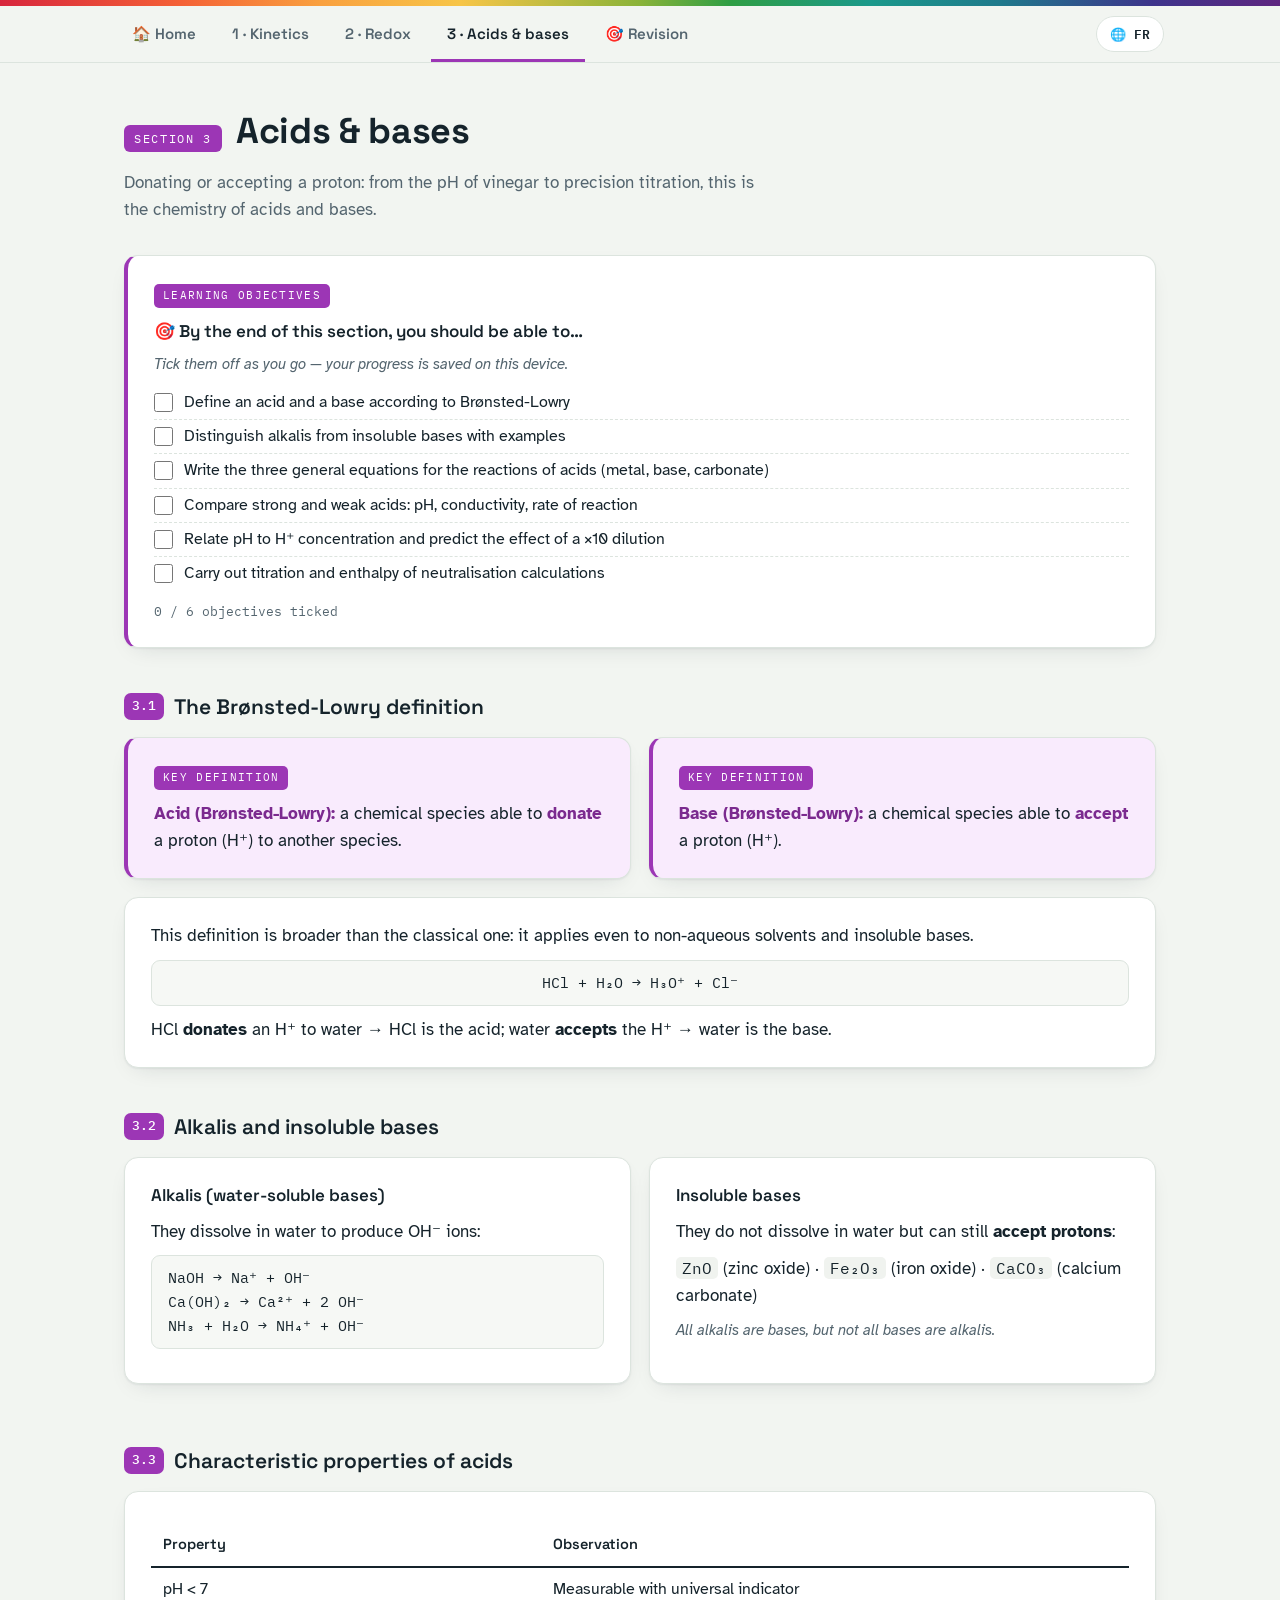
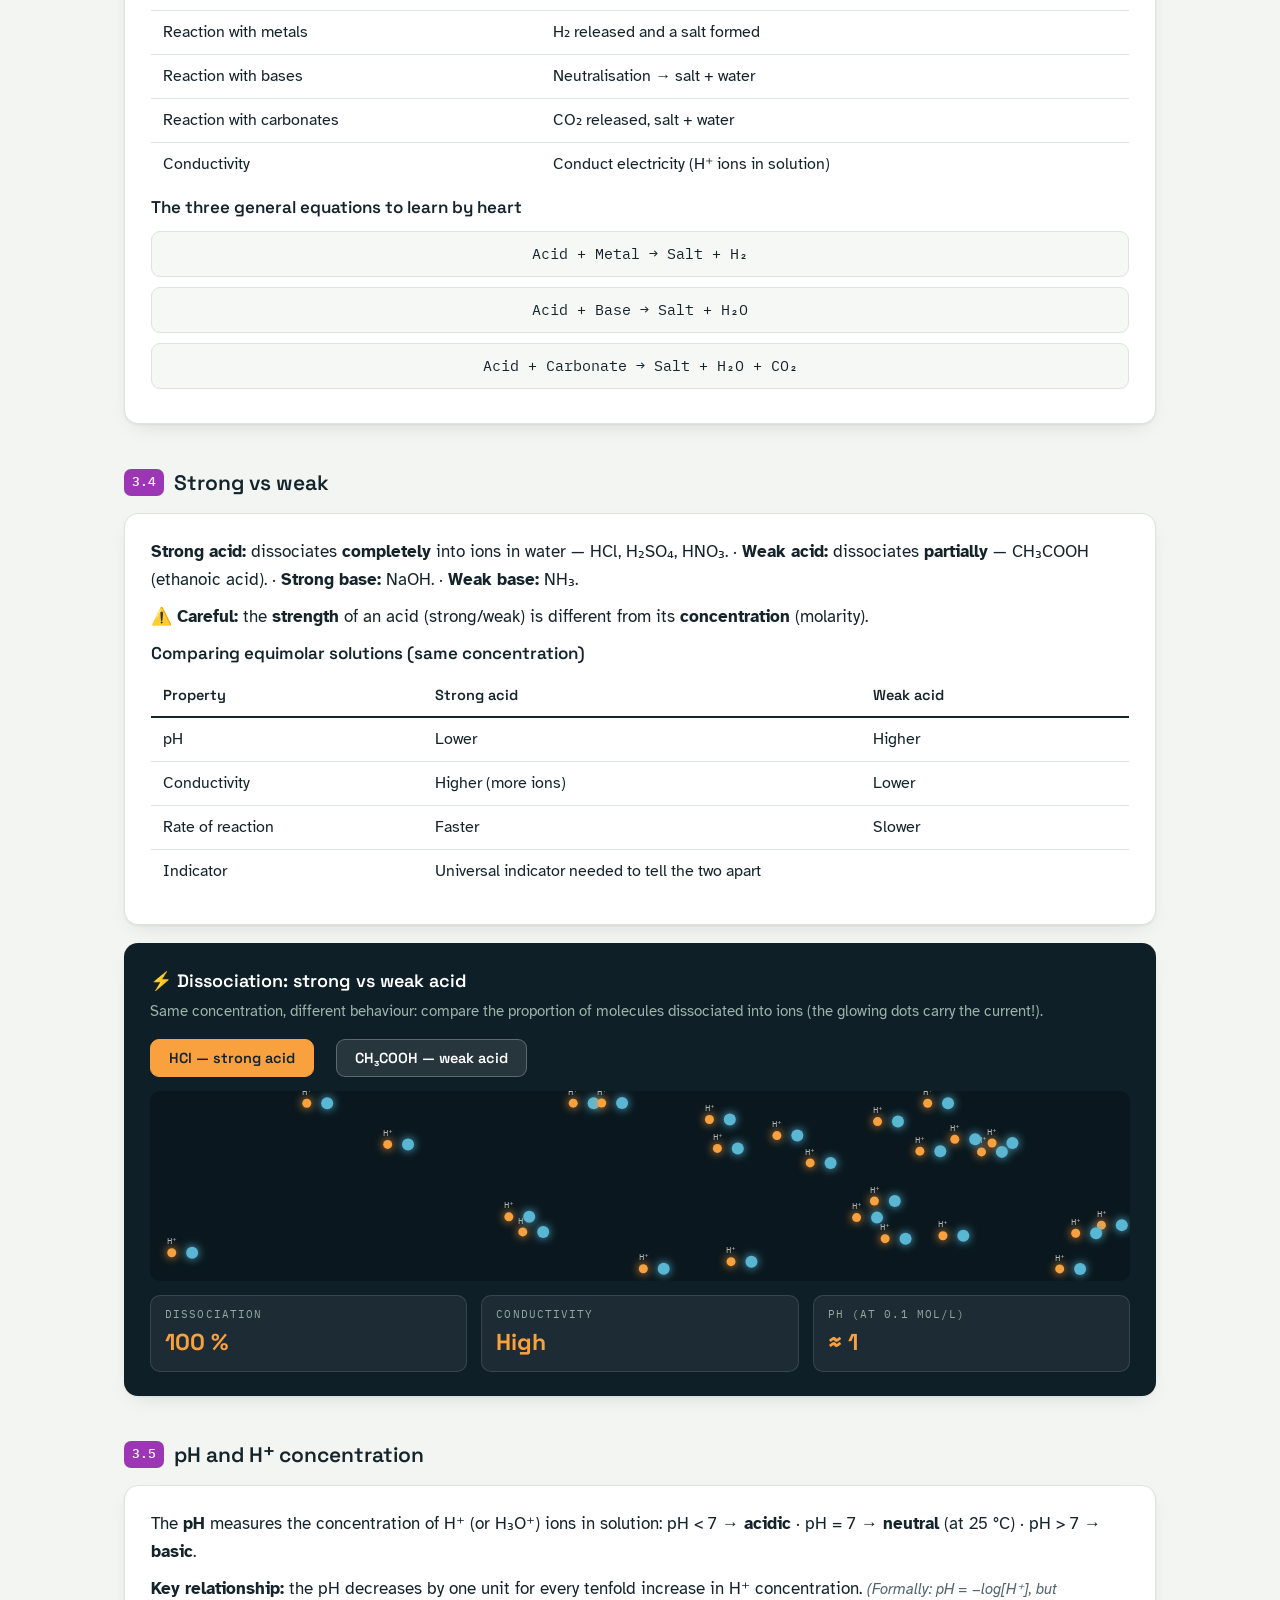
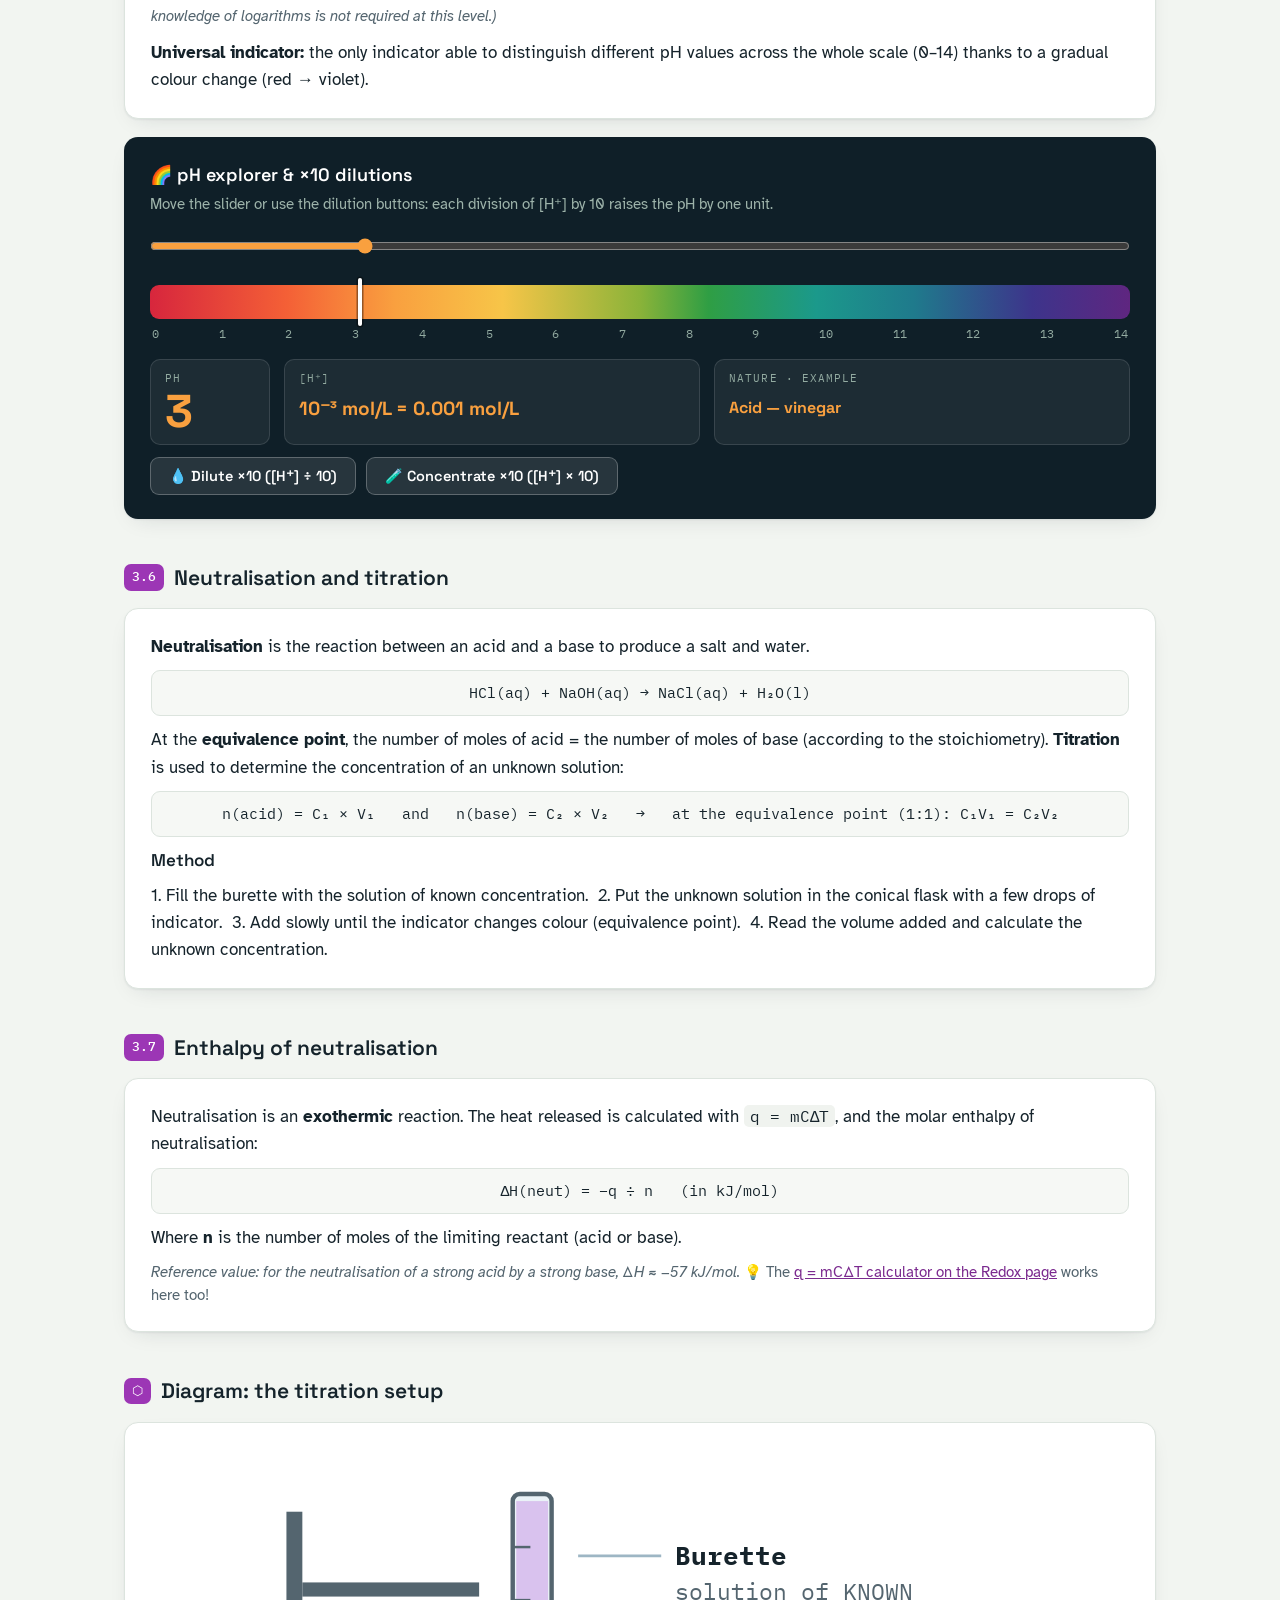
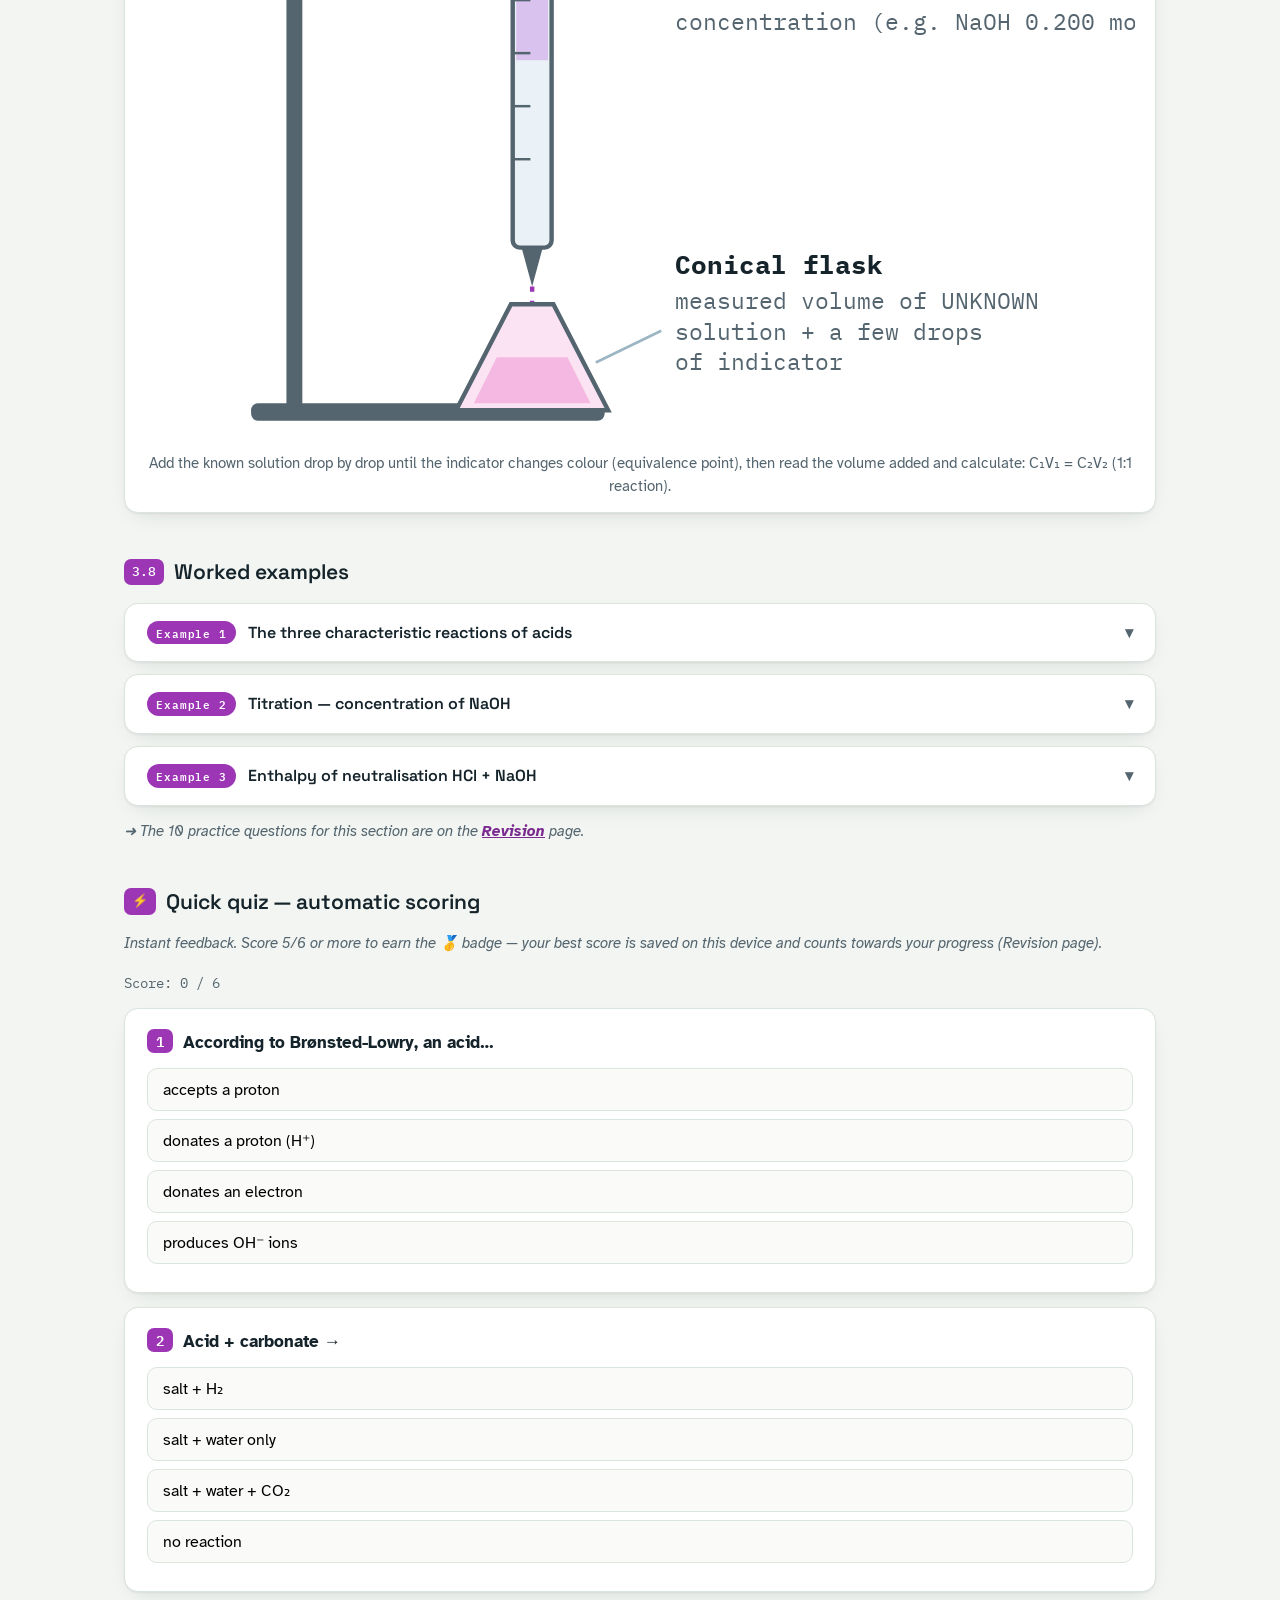
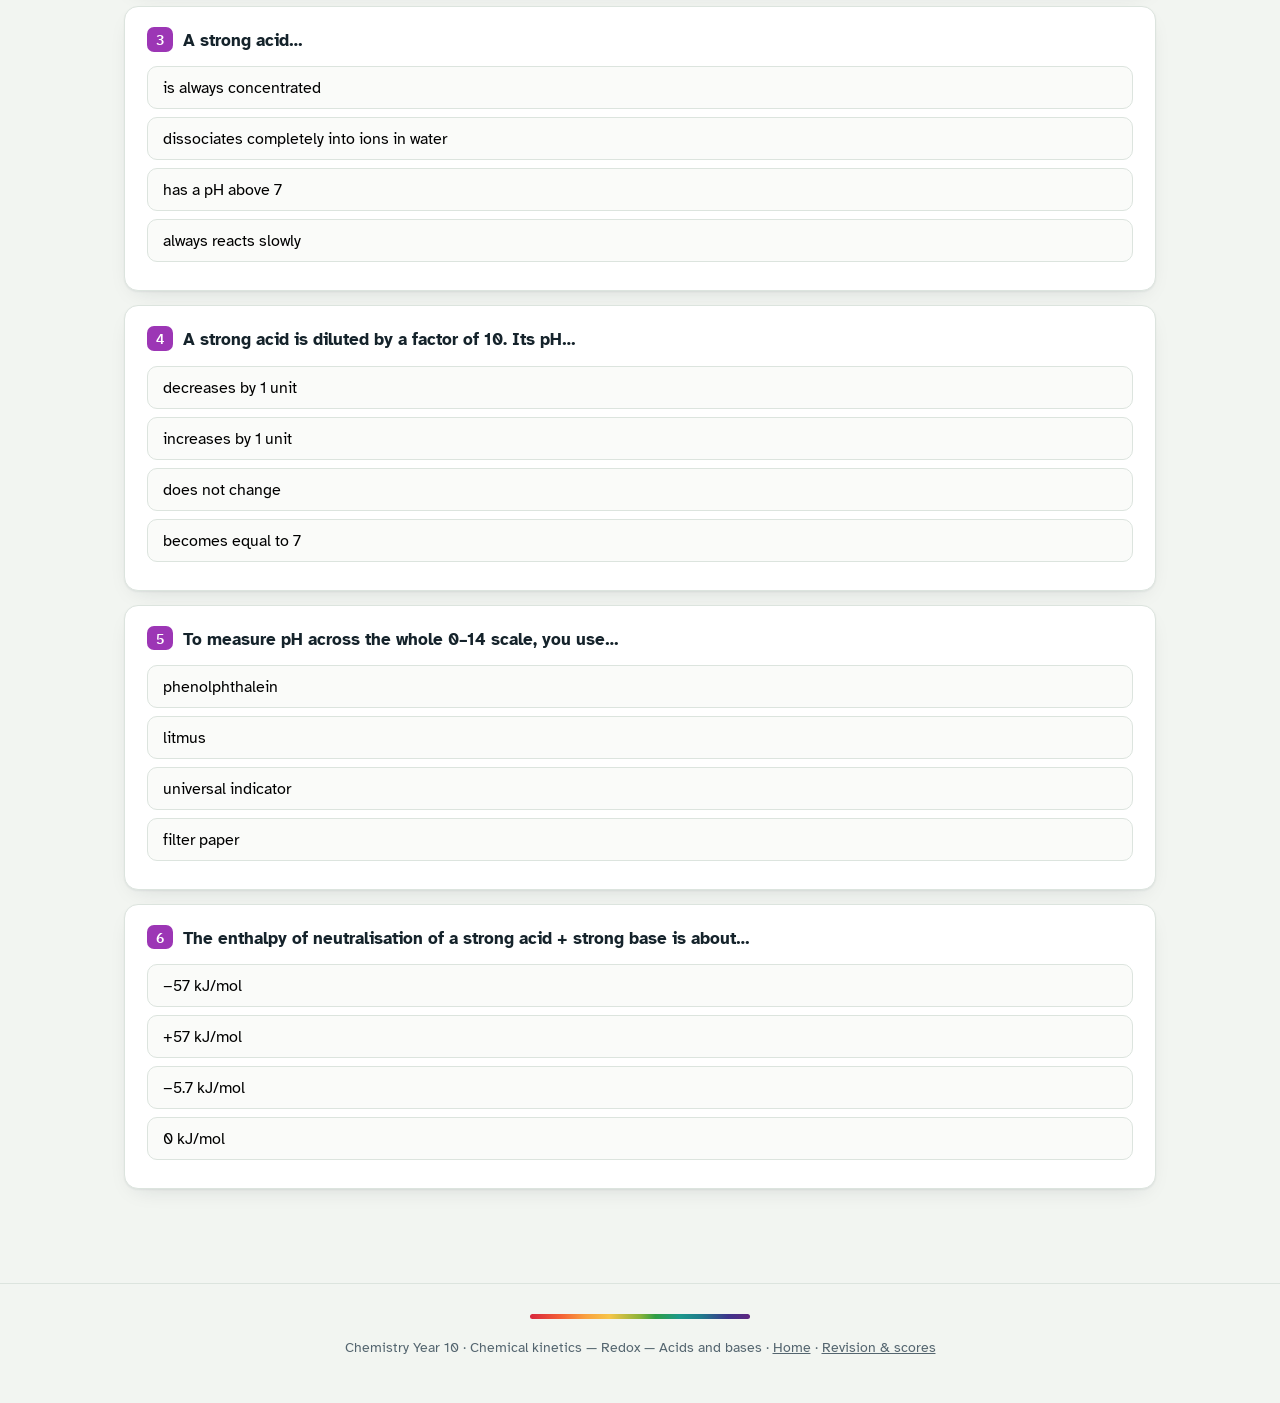
<file: en/acids.html>
<!DOCTYPE html>
<html lang="en">
<head>
<meta charset="UTF-8">
<meta name="viewport" content="width=device-width, initial-scale=1.0">
<title>Acids & bases — Chemistry Year 10</title>
<link rel="preconnect" href="https://fonts.googleapis.com">
<link href="https://fonts.googleapis.com/css2?family=Space+Grotesk:wght@400;500;600;700&family=Atkinson+Hyperlegible:ital,wght@0,400;0,700;1,400&family=IBM+Plex+Mono:wght@400;500;600&display=swap" rel="stylesheet">
<link rel="stylesheet" href="../style.css">
</head>
<body>
<header class="page-hero"><div class="ph-bar"></div></header>
<nav class="nav" aria-label="Navigation"><div class="nav-inner">
<a class="tab-btn" href="index.html">🏠 Home</a>
<a class="tab-btn" href="kinetics.html" style="--tab-color:var(--kin)">1 · Kinetics</a>
<a class="tab-btn" href="redox.html" style="--tab-color:var(--redox)">2 · Redox</a>
<a class="tab-btn" href="acids.html" style="--tab-color:var(--acid)" aria-current="page">3 · Acids &amp; bases</a>
<a class="tab-btn" href="revision.html" style="--tab-color:var(--green)">🎯 Revision</a>
<a class="lang-btn" href="../acids.html" title="Passer en français">🌐 FR</a>
</div></nav>
<main class="wrap">
<section class="panel" id="panel-acid" style="--accent:var(--acid);--accent-soft:var(--acid-soft);--accent-deep:var(--acid-deep)">
  <div class="section-head">
    <span class="section-tag" style="background:var(--acid)">Section 3</span>
    <h2>Acids &amp; bases</h2>
  </div>
  <p class="section-intro">Donating or accepting a proton: from the pH of vinegar to precision titration, this is the chemistry of acids and bases.</p>
<div class="card obj-card" data-chapter="acid"><span class="deftag" style="background:var(--acid);color:#fff">Learning objectives</span><h4>🎯 By the end of this section, you should be able to…</h4><p class="note">Tick them off as you go — your progress is saved on this device.</p><ul class="obj-list"><li><label><input type="checkbox"> <span>Define an acid and a base according to Brønsted-Lowry</span></label></li><li><label><input type="checkbox"> <span>Distinguish alkalis from insoluble bases with examples</span></label></li><li><label><input type="checkbox"> <span>Write the three general equations for the reactions of acids (metal, base, carbonate)</span></label></li><li><label><input type="checkbox"> <span>Compare strong and weak acids: pH, conductivity, rate of reaction</span></label></li><li><label><input type="checkbox"> <span>Relate pH to H⁺ concentration and predict the effect of a ×10 dilution</span></label></li><li><label><input type="checkbox"> <span>Carry out titration and enthalpy of neutralisation calculations</span></label></li></ul><div class="obj-progress"></div></div>


  <h3 class="block-title"><span class="num" style="background:var(--acid)">3.1</span>The Brønsted-Lowry definition</h3>
  <div class="grid-2">
    <div class="card definition">
      <span class="deftag" style="background:var(--acid);color:#fff">Key definition</span>
      <p><strong>Acid (Brønsted-Lowry):</strong> a chemical species able to <strong>donate</strong> a proton (H⁺) to another species.</p>
    </div>
    <div class="card definition">
      <span class="deftag" style="background:var(--acid);color:#fff">Key definition</span>
      <p><strong>Base (Brønsted-Lowry):</strong> a chemical species able to <strong>accept</strong> a proton (H⁺).</p>
    </div>
  </div>
  <div class="card">
    <p>This definition is broader than the classical one: it applies even to non-aqueous solvents and insoluble bases.</p>
    <div class="eq">HCl + H₂O → H₃O⁺ + Cl⁻</div>
    <p>HCl <strong>donates</strong> an H⁺ to water → HCl is the acid; water <strong>accepts</strong> the H⁺ → water is the base.</p>
  </div>

  <h3 class="block-title"><span class="num" style="background:var(--acid)">3.2</span>Alkalis and insoluble bases</h3>
  <div class="grid-2">
    <div class="card">
      <h4>Alkalis (water-soluble bases)</h4>
      <p>They dissolve in water to produce OH⁻ ions:</p>
      <div class="eq" style="text-align:left">NaOH → Na⁺ + OH⁻<br>Ca(OH)₂ → Ca²⁺ + 2 OH⁻<br>NH₃ + H₂O → NH₄⁺ + OH⁻</div>
    </div>
    <div class="card">
      <h4>Insoluble bases</h4>
      <p>They do not dissolve in water but can still <strong>accept protons</strong>:</p>
      <p><code class="chem">ZnO</code> (zinc oxide) · <code class="chem">Fe₂O₃</code> (iron oxide) · <code class="chem">CaCO₃</code> (calcium carbonate)</p>
      <p class="note">All alkalis are bases, but not all bases are alkalis.</p>
    </div>
  </div>

  <h3 class="block-title"><span class="num" style="background:var(--acid)">3.3</span>Characteristic properties of acids</h3>
  <div class="card">
    <table>
      <tr><th>Property</th><th>Observation</th></tr>
      <tr><td>pH &lt; 7</td><td>Measurable with universal indicator</td></tr>
      <tr><td>Reaction with metals</td><td>H₂ released and a salt formed</td></tr>
      <tr><td>Reaction with bases</td><td>Neutralisation → salt + water</td></tr>
      <tr><td>Reaction with carbonates</td><td>CO₂ released, salt + water</td></tr>
      <tr><td>Conductivity</td><td>Conduct electricity (H⁺ ions in solution)</td></tr>
    </table>
    <h4>The three general equations to learn by heart</h4>
    <div class="eq">Acid + Metal → Salt + H₂</div>
    <div class="eq">Acid + Base → Salt + H₂O</div>
    <div class="eq">Acid + Carbonate → Salt + H₂O + CO₂</div>
  </div>

  <h3 class="block-title"><span class="num" style="background:var(--acid)">3.4</span>Strong vs weak</h3>
  <div class="card">
    <p><strong>Strong acid:</strong> dissociates <strong>completely</strong> into ions in water — HCl, H₂SO₄, HNO₃. · <strong>Weak acid:</strong> dissociates <strong>partially</strong> — CH₃COOH (ethanoic acid). · <strong>Strong base:</strong> NaOH. · <strong>Weak base:</strong> NH₃.</p>
    <p>⚠️ <strong>Careful:</strong> the <strong>strength</strong> of an acid (strong/weak) is different from its <strong>concentration</strong> (molarity).</p>
    <h4>Comparing equimolar solutions (same concentration)</h4>
    <table>
      <tr><th>Property</th><th>Strong acid</th><th>Weak acid</th></tr>
      <tr><td>pH</td><td>Lower</td><td>Higher</td></tr>
      <tr><td>Conductivity</td><td>Higher (more ions)</td><td>Lower</td></tr>
      <tr><td>Rate of reaction</td><td>Faster</td><td>Slower</td></tr>
      <tr><td>Indicator</td><td colspan="2">Universal indicator needed to tell the two apart</td></tr>
    </table>
  </div>

  <div class="widget">
    <h4>⚡ Dissociation: strong vs weak acid</h4>
    <p class="hint">Same concentration, different behaviour: compare the proportion of molecules dissociated into ions (the glowing dots carry the current!).</p>
    <div class="controls">
      <button class="btn dark toggled" id="dissStrong">HCl — strong acid</button>
      <button class="btn dark" id="dissWeak">CH₃COOH — weak acid</button>
    </div>
    <canvas id="dissCanvas" class="sim-canvas" style="height:190px" aria-label="Visualisation of acid dissociation"></canvas>
    <div class="stat-row">
      <div class="stat"><div class="lab">Dissociation</div><div class="val" id="dissPct">100 %</div></div>
      <div class="stat"><div class="lab">Conductivity</div><div class="val" id="dissCond">High</div></div>
      <div class="stat"><div class="lab">pH (at 0.1 mol/L)</div><div class="val" id="dissPh">≈ 1</div></div>
    </div>
  </div>

  <h3 class="block-title"><span class="num" style="background:var(--acid)">3.5</span>pH and H⁺ concentration</h3>
  <div class="card">
    <p>The <strong>pH</strong> measures the concentration of H⁺ (or H₃O⁺) ions in solution: pH &lt; 7 → <strong>acidic</strong> · pH = 7 → <strong>neutral</strong> (at 25 °C) · pH &gt; 7 → <strong>basic</strong>.</p>
    <p><strong>Key relationship:</strong> the pH decreases by one unit for every tenfold increase in H⁺ concentration. <span class="note">(Formally: pH = −log[H⁺], but knowledge of logarithms is not required at this level.)</span></p>
    <p><strong>Universal indicator:</strong> the only indicator able to distinguish different pH values across the whole scale (0–14) thanks to a gradual colour change (red → violet).</p>
  </div>

  <div class="widget">
    <h4>🌈 pH explorer &amp; ×10 dilutions</h4>
    <p class="hint">Move the slider or use the dilution buttons: each division of [H⁺] by 10 raises the pH by one unit.</p>
    <input type="range" id="phSlider" min="0" max="14" step="1" value="3" aria-label="pH value">
    <div class="ph-strip"><div class="ph-cursor" id="phCursor"></div></div>
    <div class="ph-scale"><span>0</span><span>1</span><span>2</span><span>3</span><span>4</span><span>5</span><span>6</span><span>7</span><span>8</span><span>9</span><span>10</span><span>11</span><span>12</span><span>13</span><span>14</span></div>
    <div class="ph-readout">
      <div class="stat" style="flex:0 0 auto;min-width:120px"><div class="lab">pH</div><div class="ph-big" id="phVal" style="color:#F7C548">3</div></div>
      <div class="stat"><div class="lab">[H⁺]</div><div class="val" id="phConc" style="font-size:19px;padding-top:6px">10⁻³ mol/L = 0.001 mol/L</div></div>
      <div class="stat"><div class="lab">Nature · example</div><div class="val" id="phNature" style="font-size:16px;padding-top:7px">Acid — vinegar</div></div>
    </div>
    <div class="dilute-btns">
      <button class="btn dark" id="phDilute">💧 Dilute ×10 ([H⁺] ÷ 10)</button>
      <button class="btn dark" id="phConcentrate">🧪 Concentrate ×10 ([H⁺] × 10)</button>
    </div>
  </div>

  <h3 class="block-title"><span class="num" style="background:var(--acid)">3.6</span>Neutralisation and titration</h3>
  <div class="card">
    <p><strong>Neutralisation</strong> is the reaction between an acid and a base to produce a salt and water.</p>
    <div class="eq">HCl(aq) + NaOH(aq) → NaCl(aq) + H₂O(l)</div>
    <p>At the <strong>equivalence point</strong>, the number of moles of acid = the number of moles of base (according to the stoichiometry). <strong>Titration</strong> is used to determine the concentration of an unknown solution:</p>
    <div class="eq">n(acid) = C₁ × V₁ &nbsp;&nbsp;and&nbsp;&nbsp; n(base) = C₂ × V₂ &nbsp;&nbsp;→&nbsp;&nbsp; at the equivalence point (1:1): C₁V₁ = C₂V₂</div>
    <h4>Method</h4>
    <p>1. Fill the burette with the solution of known concentration. &nbsp;2. Put the unknown solution in the conical flask with a few drops of indicator. &nbsp;3. Add slowly until the indicator changes colour (equivalence point). &nbsp;4. Read the volume added and calculate the unknown concentration.</p>
  </div>

  <h3 class="block-title"><span class="num" style="background:var(--acid)">3.7</span>Enthalpy of neutralisation</h3>
  <div class="card">
    <p>Neutralisation is an <strong>exothermic</strong> reaction. The heat released is calculated with <code class="chem">q = mCΔT</code>, and the molar enthalpy of neutralisation:</p>
    <div class="eq">ΔH(neut) = −q ÷ n &nbsp;&nbsp;(in kJ/mol)</div>
    <p>Where <strong>n</strong> is the number of moles of the limiting reactant (acid or base).</p>
    <p class="note">Reference value: for the neutralisation of a strong acid by a strong base, ΔH ≈ −57 kJ/mol. <span style="font-style:normal">💡 The <a href="redox.html" style="color:var(--acid-deep)">q = mCΔT calculator on the Redox page</a> works here too!</span></p>
  </div>

  <h3 class="block-title"><span class="num" style="background:var(--acid)">⬡</span>Diagram: the titration setup</h3>
<figure class="fig"><svg viewBox="0 0 560 340" role="img" aria-label="Montage de titrage avec burette et erlenmeyer">
<!-- stand -->
<rect x="60" y="318" width="200" height="10" rx="4" fill="#54656F"/>
<rect x="80" y="40" width="9" height="280" fill="#54656F"/>
<rect x="89" y="80" width="100" height="8" fill="#54656F"/>
<!-- burette -->
<rect x="208" y="30" width="22" height="200" rx="4" fill="#EAF2F7" stroke="#54656F" stroke-width="2.5"/>
<rect x="210" y="34" width="18" height="90" fill="#D9C2EE"/>
<g stroke="#54656F" stroke-width="1.4">
<line x1="208" y1="60" x2="218" y2="60"/><line x1="208" y1="90" x2="218" y2="90"/>
<line x1="208" y1="120" x2="218" y2="120"/><line x1="208" y1="150" x2="218" y2="150"/>
<line x1="208" y1="180" x2="218" y2="180"/></g>
<path d="M 213 230 L 225 230 L 219 252 Z" fill="#54656F"/>
<line x1="219" y1="252" x2="219" y2="278" stroke="#9C36B5" stroke-width="2.5" stroke-dasharray="3 5"/>
<!-- flask -->
<path d="M 207 262 L 231 262 L 262 322 L 176 322 Z" fill="#FBE3F4" stroke="#54656F" stroke-width="2.5"/>
<path d="M 199 292 L 239 292 L 252 318 L 186 318 Z" fill="#F5B8E2"/>
<!-- labels -->
<text x="300" y="70" font-size="14.5" fill="#15232B" font-weight="700">Burette</text>
<text x="300" y="90" font-size="13" fill="#54656F">solution of KNOWN</text>
<text x="300" y="107" font-size="13" fill="#54656F">concentration (e.g. NaOH 0.200 mol/L)</text>
<text x="300" y="245" font-size="14.5" fill="#15232B" font-weight="700">Conical flask</text>
<text x="300" y="265" font-size="13" fill="#54656F">measured volume of UNKNOWN</text>
<text x="300" y="282" font-size="13" fill="#54656F">solution + a few drops</text>
<text x="300" y="299" font-size="13" fill="#54656F">of indicator</text>
<line x1="245" y1="65" x2="292" y2="65" stroke="#9DB6C4" stroke-width="1.5"/>
<line x1="255" y1="295" x2="292" y2="277" stroke="#9DB6C4" stroke-width="1.5"/>
</svg><figcaption>Add the known solution drop by drop until the indicator changes colour (equivalence point), then read the volume added and calculate: C₁V₁ = C₂V₂ (1:1 reaction).</figcaption></figure>
<h3 class="block-title"><span class="num" style="background:var(--acid)">3.8</span>Worked examples</h3>
  <details class="ex">
    <summary><span class="pill" style="background:var(--acid)">Example 1</span>The three characteristic reactions of acids<span class="chev">▾</span></summary>
    <div class="ex-body">
      <p><strong>Question:</strong> write the balanced equations for: (a) magnesium + hydrochloric acid; (b) sodium hydroxide + sulfuric acid; (c) calcium carbonate + hydrochloric acid.</p>
      <div class="answer show"><span class="alab">Answer</span>
        <div class="eq">(a) Mg(s) + 2 HCl(aq) → MgCl₂(aq) + H₂(g)</div>
        <div class="eq">(b) 2 NaOH(aq) + H₂SO₄(aq) → Na₂SO₄(aq) + 2 H₂O(l)</div>
        <div class="eq">(c) CaCO₃(s) + 2 HCl(aq) → CaCl₂(aq) + H₂O(l) + CO₂(g)</div>
      </div>
    </div>
  </details>
  <details class="ex">
    <summary><span class="pill" style="background:var(--acid)">Example 2</span>Titration — concentration of NaOH<span class="chev">▾</span></summary>
    <div class="ex-body">
      <p><strong>Question:</strong> in a titration, 25.0 cm³ of NaOH of unknown concentration is titrated with 0.100 mol/L HCl. 18.4 cm³ of HCl is needed to reach the equivalence point. Calculate the concentration of the NaOH.</p>
      <div class="answer show"><span class="alab">Answer</span>
        Moles of HCl = 0.100 × 0.0184 = 1.84 × 10⁻³ mol. 1:1 reaction, so moles of NaOH = 1.84 × 10⁻³ mol.
        <div class="eq">C(NaOH) = n ÷ V = 1.84 × 10⁻³ ÷ 0.0250 = <strong>0.0736 mol/L</strong></div>
      </div>
    </div>
  </details>
  <details class="ex">
    <summary><span class="pill" style="background:var(--acid)">Example 3</span>Enthalpy of neutralisation HCl + NaOH<span class="chev">▾</span></summary>
    <div class="ex-body">
      <p><strong>Question:</strong> 50 cm³ of 1 mol/L HCl is mixed with 50 cm³ of 1 mol/L NaOH. The temperature rises from 20.0 °C to 26.7 °C. Calculate q and the molar ΔH of neutralisation.</p>
      <div class="answer show"><span class="alab">Answer</span>
        Total m = 100 g (density ≈ 1 g/cm³) · ΔT = 6.7 °C
        <div class="eq">q = 100 × 4.18 × 6.7 = 2800.6 J ≈ 2.80 kJ</div>
        Moles of HCl = 0.050 L × 1 mol/L = 0.050 mol (limiting reactant)
        <div class="eq">ΔH = −2.80 ÷ 0.050 = <strong>−56.0 kJ/mol</strong></div>
        The negative sign confirms that the reaction is exothermic.
      </div>
    </div>
  </details>
  <p class="note" style="margin-top:14px">➜ The 10 practice questions for this section are on the <a href="revision.html" style="color:var(--accent-deep)"><strong>Revision</strong></a> page.</p>
<h3 class="block-title"><span class="num" style="background:var(--acid)">⚡</span>Quick quiz — automatic scoring</h3><p class="note" style="margin-bottom:16px">Instant feedback. Score 5/6 or more to earn the 🥇 badge — your best score is saved on this device and counts towards your progress (Revision page).</p><div id="quiz"></div>
<script>
const QUIZ_DATA=[
{q:"According to Brønsted-Lowry, an acid…",o:["accepts a proton","donates a proton (H⁺)","donates an electron","produces OH⁻ ions"],c:1},
{q:"Acid + carbonate →",o:["salt + H₂","salt + water only","salt + water + CO₂","no reaction"],c:2},
{q:"A strong acid…",o:["is always concentrated","dissociates completely into ions in water","has a pH above 7","always reacts slowly"],c:1},
{q:"A strong acid is diluted by a factor of 10. Its pH…",o:["decreases by 1 unit","increases by 1 unit","does not change","becomes equal to 7"],c:1},
{q:"To measure pH across the whole 0–14 scale, you use…",o:["phenolphthalein","litmus","universal indicator","filter paper"],c:2},
{q:"The enthalpy of neutralisation of a strong acid + strong base is about…",o:["−57 kJ/mol","+57 kJ/mol","−5.7 kJ/mol","0 kJ/mol"],c:0}];
document.addEventListener('DOMContentLoaded',()=>renderQuiz(document.getElementById('quiz'),'acid',QUIZ_DATA));
</script>
</section>
</main>
<footer class="footer"><div class="ph-mini"></div><p>Chemistry Year 10 · Chemical kinetics — Redox — Acids and bases · <a href="index.html" style="color:var(--ink-soft)">Home</a> · <a href="revision.html" style="color:var(--ink-soft)">Revision &amp; scores</a></p></footer>
<script>
/* == DISSOCIATION WIDGET ===================== */
(function(){
  const cv=document.getElementById('dissCanvas'),ctx=cv.getContext('2d');
  const reduced=matchMedia('(prefers-reduced-motion: reduce)').matches;
  let strong=true,mols=[];
  function resize(){cv.width=cv.offsetWidth*devicePixelRatio;cv.height=190*devicePixelRatio;spawn();}
  function spawn(){
    mols=[];
    for(let i=0;i<26;i++){
      mols.push({x:Math.random()*cv.width,y:Math.random()*cv.height,
        vx:(Math.random()-.5)*.7,vy:(Math.random()-.5)*.7,idx:i});
    }
  }
  resize();addEventListener('resize',resize);
  function frame(){
    ctx.clearRect(0,0,cv.width,cv.height);
    const dpr=devicePixelRatio,r=6*dpr;
    const dissCount=strong?26:3; // 100% vs ~10%
    mols.forEach(mo=>{
      if(!reduced){mo.x+=mo.vx*dpr;mo.y+=mo.vy*dpr;
        if(mo.x<r*3){mo.x=r*3;mo.vx*=-1}if(mo.x>cv.width-r*3){mo.x=cv.width-r*3;mo.vx*=-1}
        if(mo.y<r*2){mo.y=r*2;mo.vy*=-1}if(mo.y>cv.height-r*2){mo.y=cv.height-r*2;mo.vy*=-1}}
      const diss=mo.idx<dissCount;
      if(diss){
        // two separated glowing ions
        ctx.shadowColor='#F9A03F';ctx.shadowBlur=10*dpr;
        ctx.fillStyle='#F9A03F';ctx.beginPath();ctx.arc(mo.x-r*1.7,mo.y,r*.75,0,7);ctx.fill();
        ctx.shadowColor='#5AB7D4';
        ctx.fillStyle='#5AB7D4';ctx.beginPath();ctx.arc(mo.x+r*1.7,mo.y,r,0,7);ctx.fill();
        ctx.shadowBlur=0;
        ctx.fillStyle='rgba(255,255,255,.7)';ctx.font=`${9*dpr}px IBM Plex Mono`;
        ctx.fillText('H⁺',mo.x-r*2.5,mo.y-r*1.4);
      }else{
        // intact molecule: two joined circles
        ctx.fillStyle='#7E8F87';
        ctx.beginPath();ctx.arc(mo.x-r*.55,mo.y,r*.8,0,7);ctx.fill();
        ctx.beginPath();ctx.arc(mo.x+r*.55,mo.y,r,0,7);ctx.fill();
      }
    });
    if(!reduced)requestAnimationFrame(frame);
  }
  frame();
  const bS=document.getElementById('dissStrong'),bW=document.getElementById('dissWeak');
  function setMode(s){
    strong=s;bS.classList.toggle('toggled',s);bW.classList.toggle('toggled',!s);
    document.getElementById('dissPct').textContent=s?'100 %':'≈ 10 %';
    document.getElementById('dissCond').textContent=s?'High':'Low';
    document.getElementById('dissPh').textContent=s?'≈ 1':'≈ 3';
    if(reduced)frame();
  }
  bS.addEventListener('click',()=>setMode(true));
  bW.addEventListener('click',()=>setMode(false));
})();


/* == pH EXPLORER ===================== */
(function(){
  const slider=document.getElementById('phSlider'),cursor=document.getElementById('phCursor');
  const COLORS=['#D7263D','#E84A3A','#F46036','#F9A03F','#F7C548','#C9CA45','#8AB339','#2F9E44','#1B998B','#1F8C8C','#1F7A8C','#3F5FA8','#3D348B','#4A2D85','#5F2680'];
  const EX=[
    'Strong acid — battery acid','Acid — stomach acid','Acid — lemon juice','Acid — vinegar',
    'Acid — tomato juice','Weak acid — black coffee','Slightly acidic — rain, milk','Neutral — pure water (25 °C)',
    'Slightly basic — seawater','Basic — baking soda','Basic — mild soap','Basic — dilute ammonia',
    'Basic — conc. soapy water','Strong base — bleach','Strong base — drain cleaner (NaOH)'];
  const SUP={'-':'⁻','0':'⁰','1':'¹','2':'²','3':'³','4':'⁴','5':'⁵','6':'⁶','7':'⁷','8':'⁸','9':'⁹','+':'⁺'};
  function sup(n){return String(n).split('').map(c=>SUP[c]||c).join('');}
  function upd(){
    const ph=+slider.value;
    cursor.style.left=(ph/14*100)+'%';
    const v=document.getElementById('phVal');v.textContent=ph;v.style.color=COLORS[ph];
    const conc=ph===0?'1 mol/L':`10${sup('-'+ph)} mol/L`+(ph<=4?` = ${(Math.pow(10,-ph)).toLocaleString('en-GB',{maximumFractionDigits:ph})} mol/L`:'');
    document.getElementById('phConc').textContent=conc;
    document.getElementById('phNature').textContent=EX[ph];
  }
  slider.addEventListener('input',upd);
  document.getElementById('phDilute').addEventListener('click',()=>{if(+slider.value<7){slider.value=+slider.value+1;upd();}});
  document.getElementById('phConcentrate').addEventListener('click',()=>{if(+slider.value>0){slider.value=+slider.value-1;upd();}});
  upd();
})();

</script>
<script src="../app.js"></script>
</body>
</html>
</file>
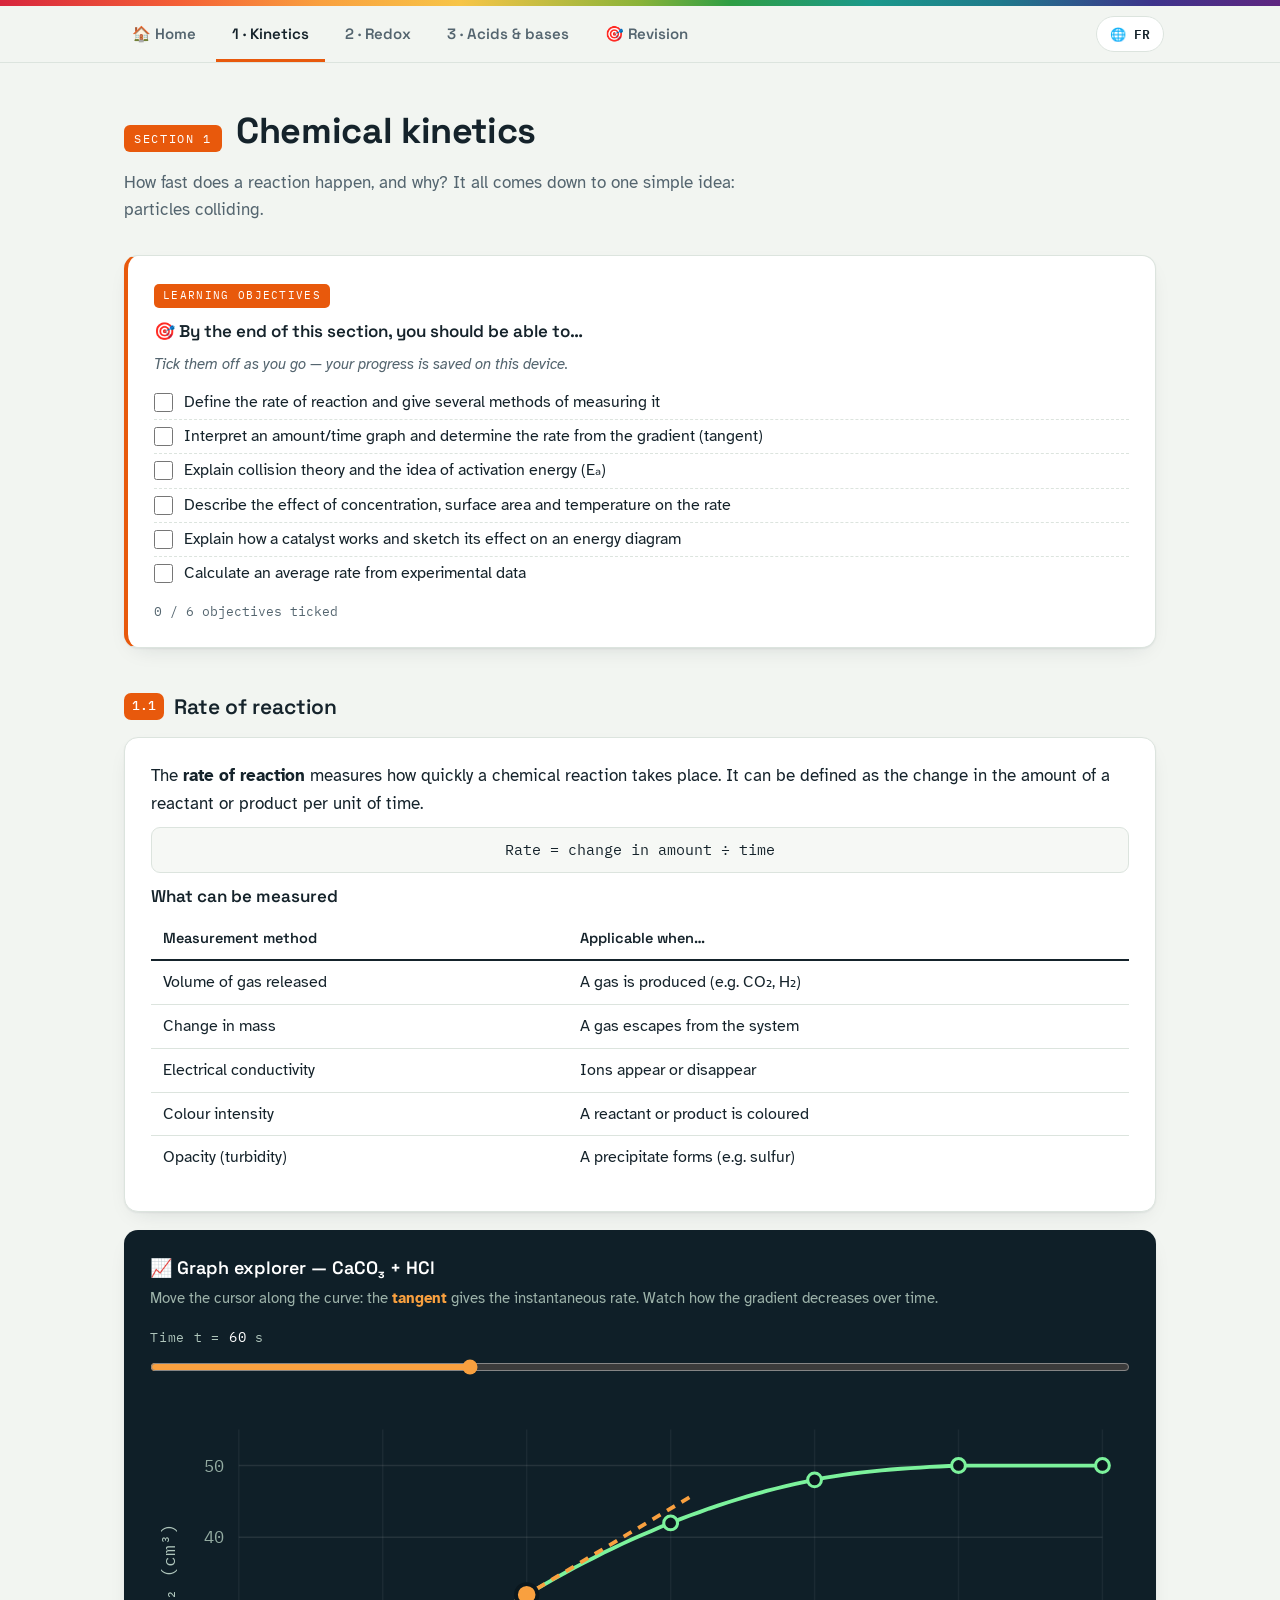
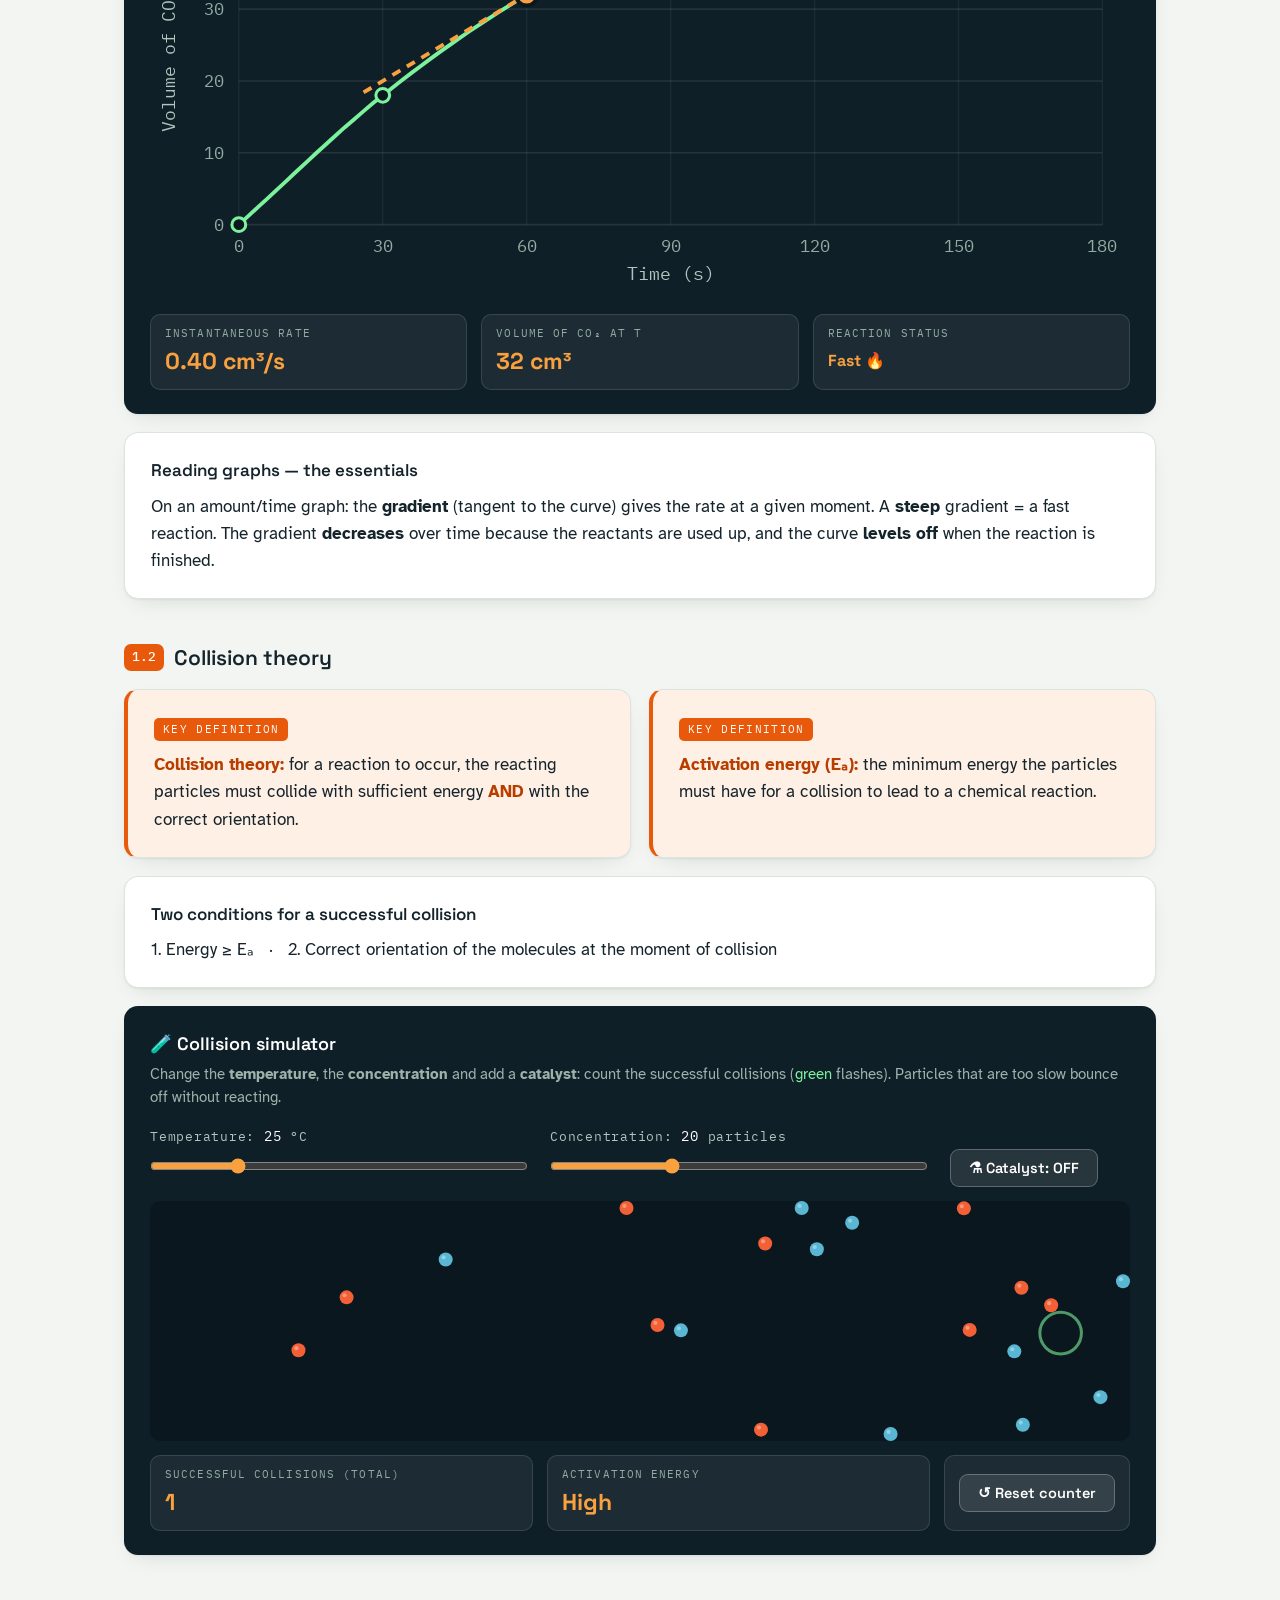
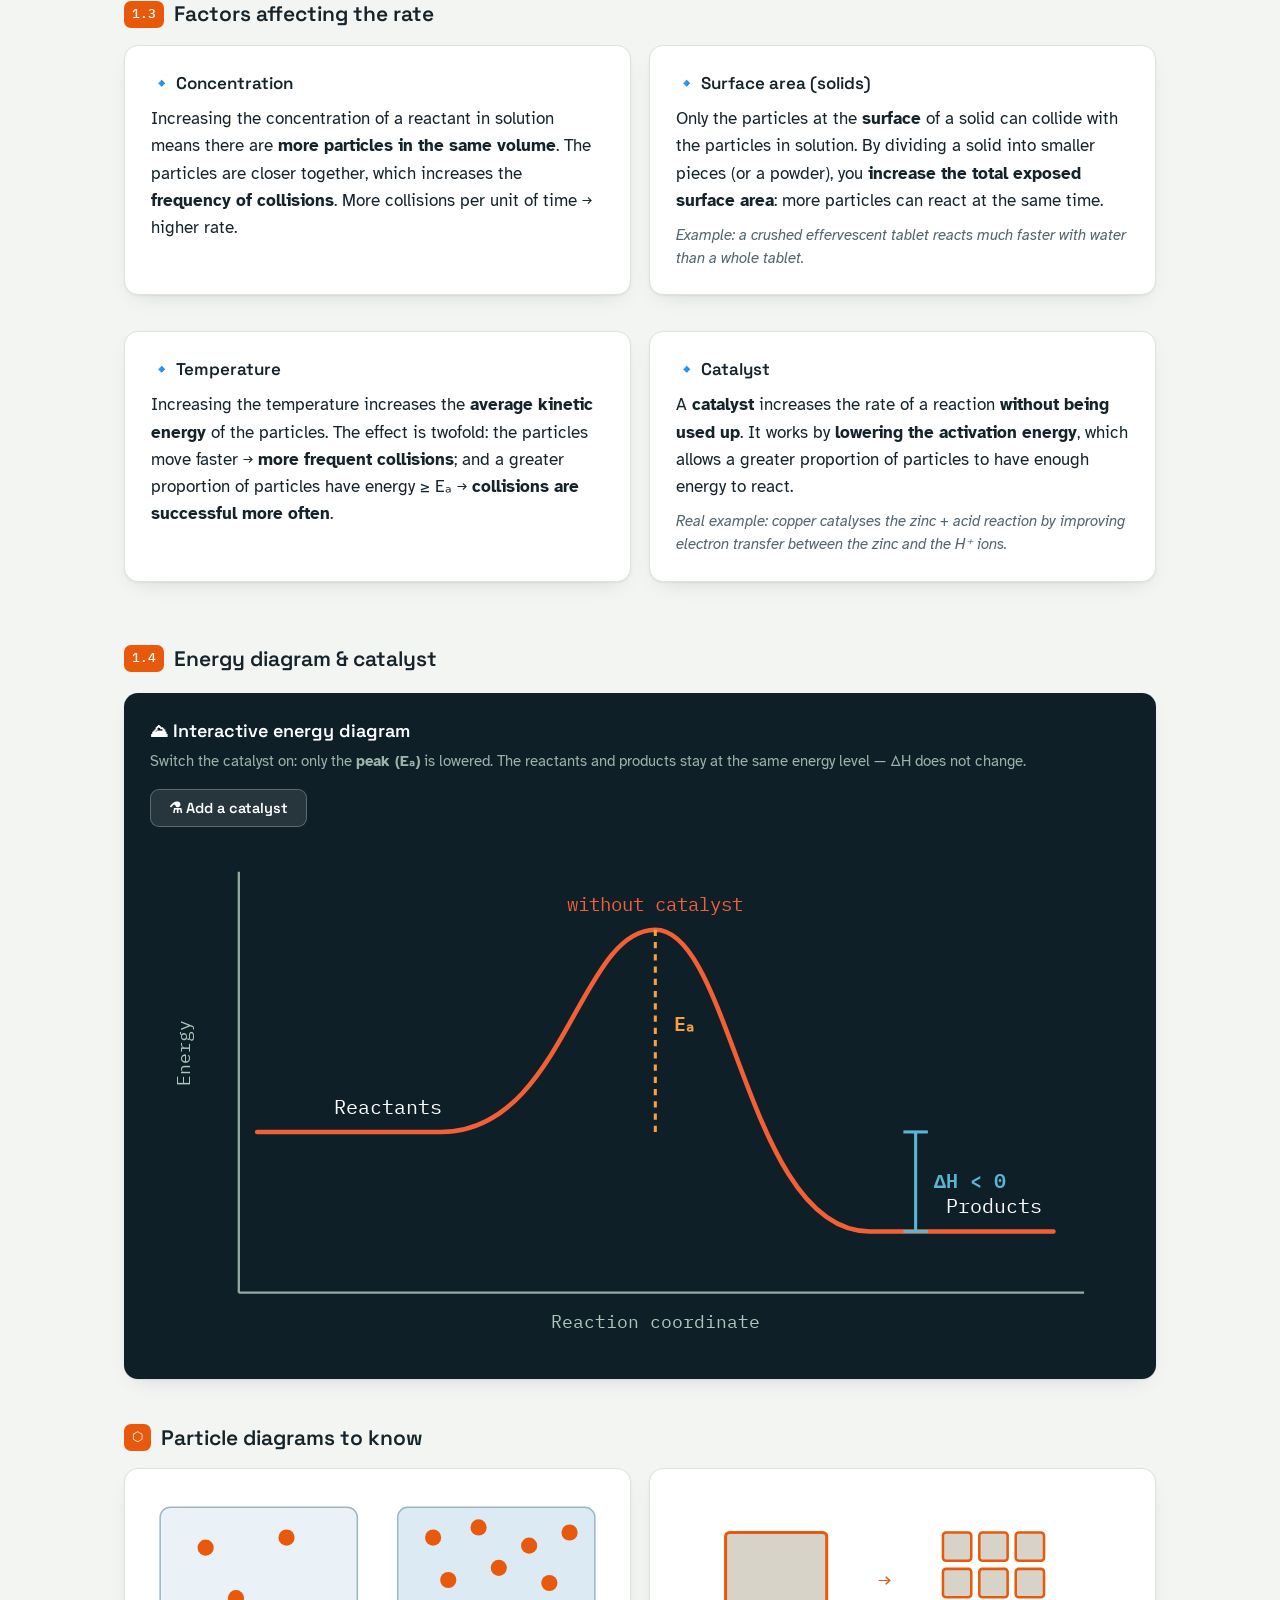
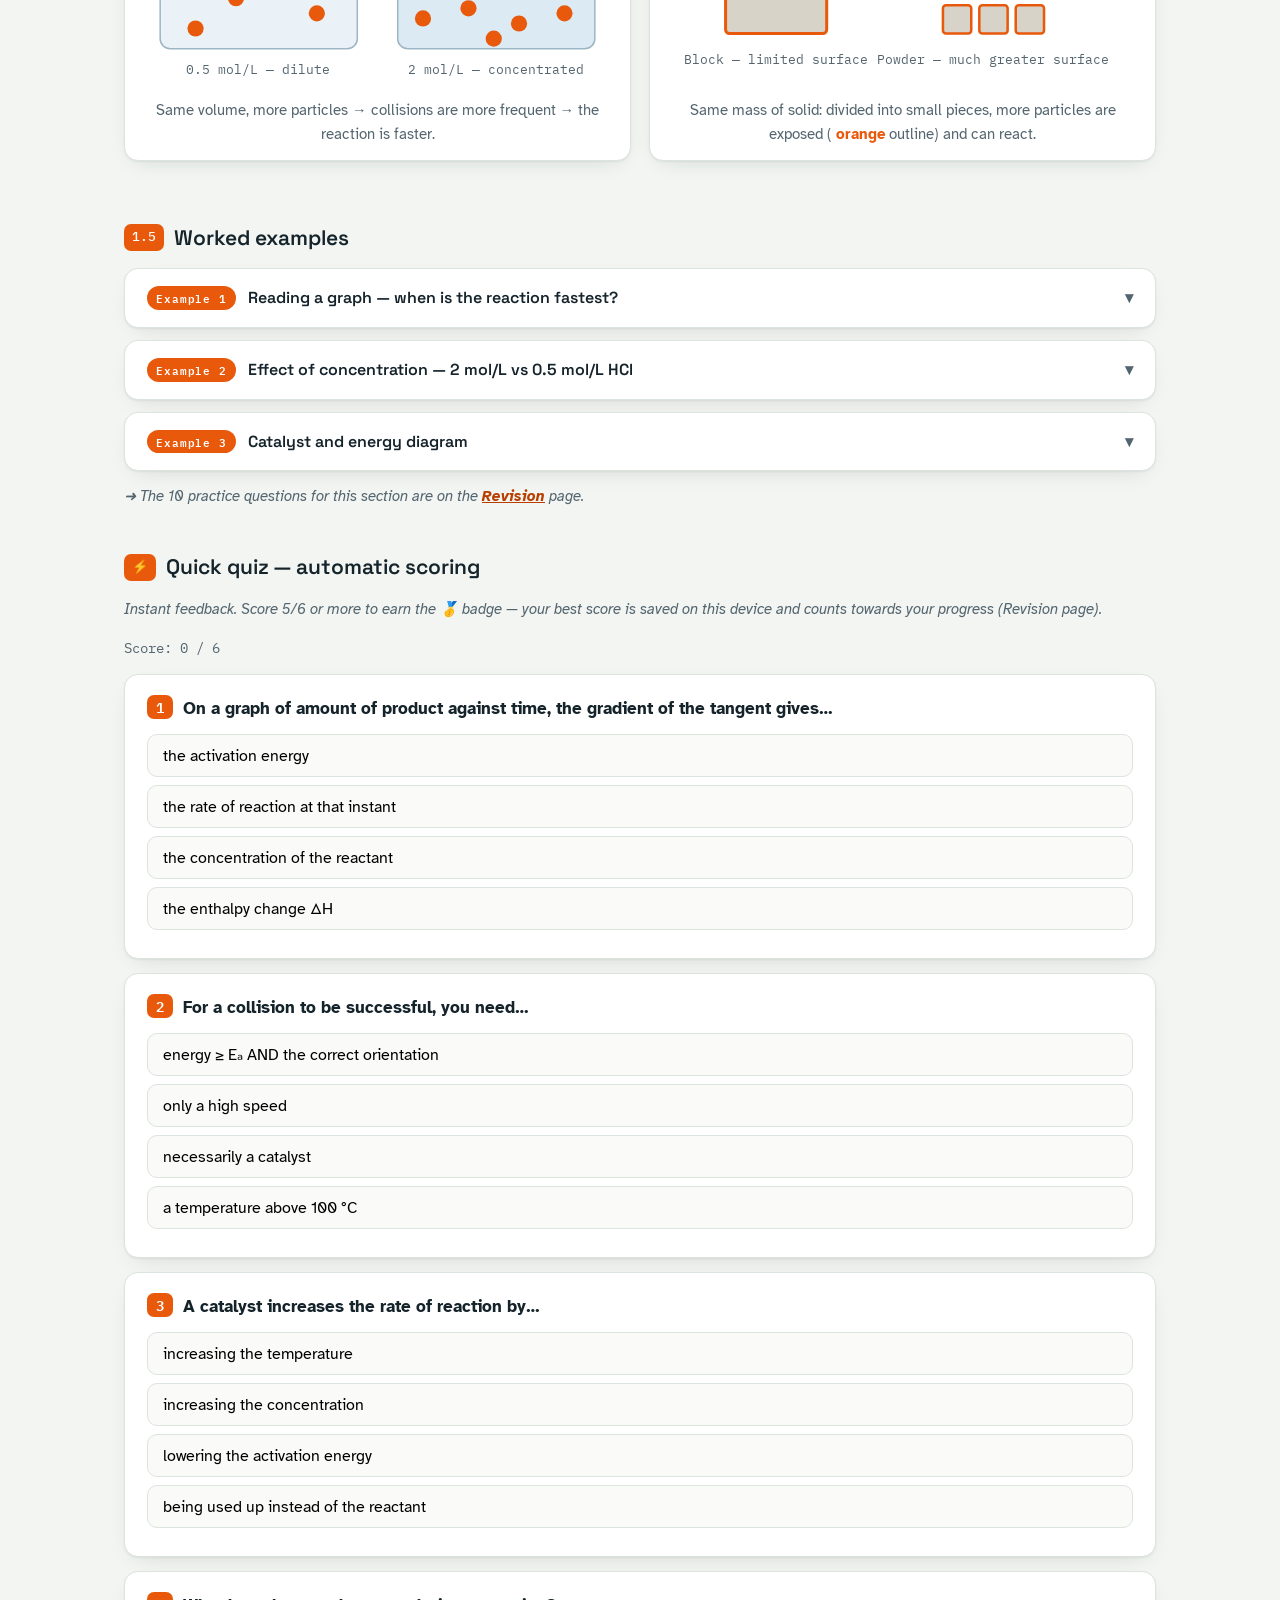
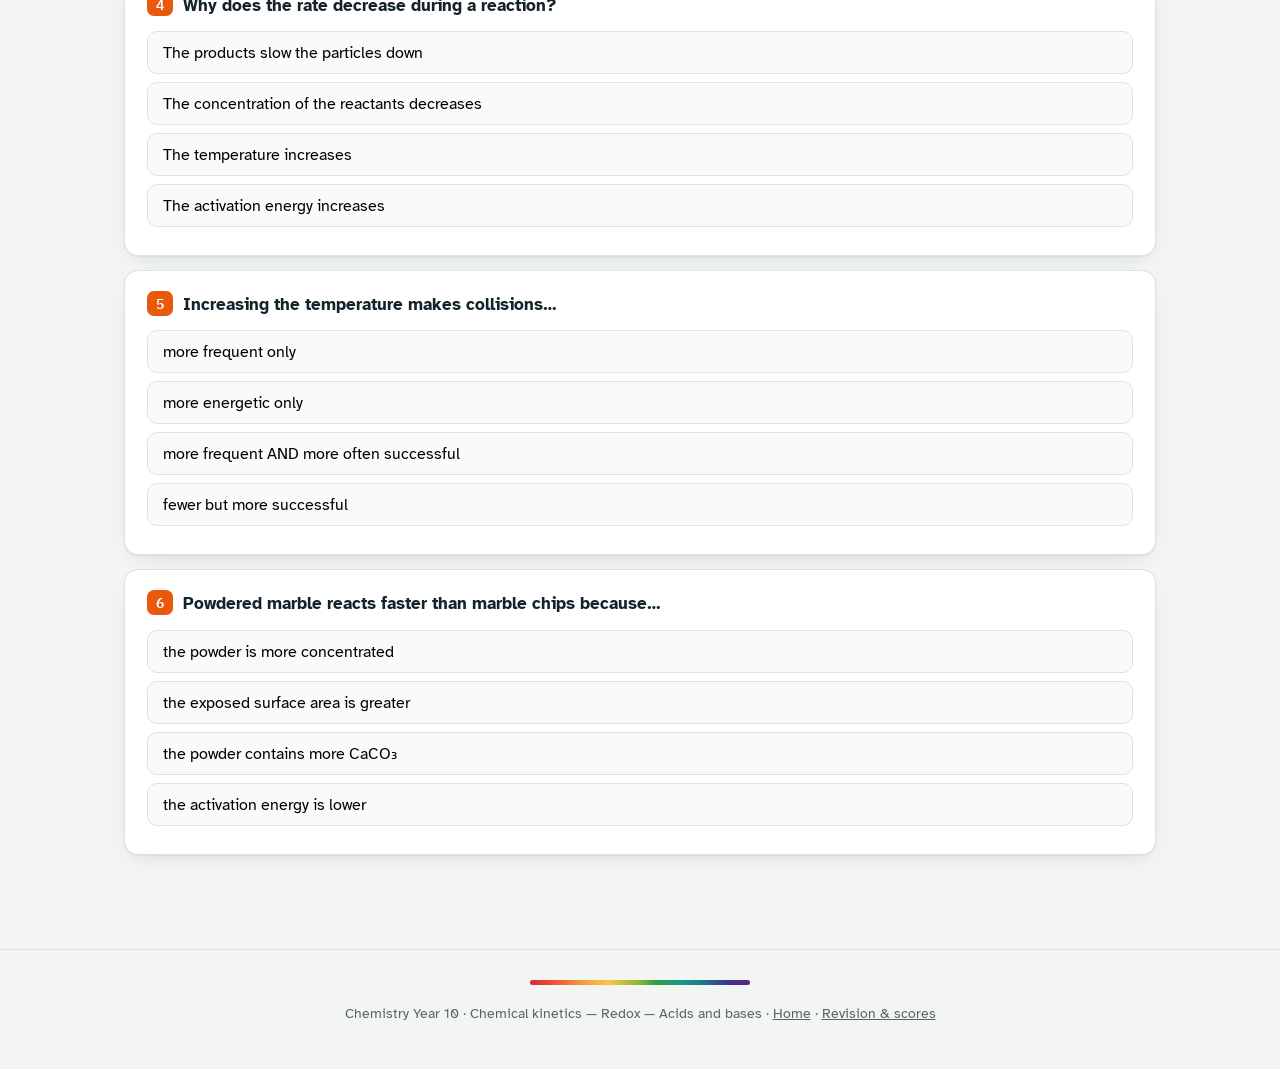
<file: en/kinetics.html>
<!DOCTYPE html>
<html lang="en">
<head>
<meta charset="UTF-8">
<meta name="viewport" content="width=device-width, initial-scale=1.0">
<title>Chemical kinetics — Chemistry Year 10</title>
<link rel="preconnect" href="https://fonts.googleapis.com">
<link href="https://fonts.googleapis.com/css2?family=Space+Grotesk:wght@400;500;600;700&family=Atkinson+Hyperlegible:ital,wght@0,400;0,700;1,400&family=IBM+Plex+Mono:wght@400;500;600&display=swap" rel="stylesheet">
<link rel="stylesheet" href="../style.css">
</head>
<body>
<header class="page-hero"><div class="ph-bar"></div></header>
<nav class="nav" aria-label="Navigation"><div class="nav-inner">
<a class="tab-btn" href="index.html">🏠 Home</a>
<a class="tab-btn" href="kinetics.html" style="--tab-color:var(--kin)" aria-current="page">1 · Kinetics</a>
<a class="tab-btn" href="redox.html" style="--tab-color:var(--redox)">2 · Redox</a>
<a class="tab-btn" href="acids.html" style="--tab-color:var(--acid)">3 · Acids &amp; bases</a>
<a class="tab-btn" href="revision.html" style="--tab-color:var(--green)">🎯 Revision</a>
<a class="lang-btn" href="../kinetics.html" title="Passer en français">🌐 FR</a>
</div></nav>
<main class="wrap">
<section class="panel" id="panel-kin" style="--accent:var(--kin);--accent-soft:var(--kin-soft);--accent-deep:var(--kin-deep)">
  <div class="section-head">
    <span class="section-tag" style="background:var(--kin)">Section 1</span>
    <h2>Chemical kinetics</h2>
  </div>
  <p class="section-intro">How fast does a reaction happen, and why? It all comes down to one simple idea: particles colliding.</p>
<div class="card obj-card" data-chapter="kin"><span class="deftag" style="background:var(--kin);color:#fff">Learning objectives</span><h4>🎯 By the end of this section, you should be able to…</h4><p class="note">Tick them off as you go — your progress is saved on this device.</p><ul class="obj-list"><li><label><input type="checkbox"> <span>Define the rate of reaction and give several methods of measuring it</span></label></li><li><label><input type="checkbox"> <span>Interpret an amount/time graph and determine the rate from the gradient (tangent)</span></label></li><li><label><input type="checkbox"> <span>Explain collision theory and the idea of activation energy (Eₐ)</span></label></li><li><label><input type="checkbox"> <span>Describe the effect of concentration, surface area and temperature on the rate</span></label></li><li><label><input type="checkbox"> <span>Explain how a catalyst works and sketch its effect on an energy diagram</span></label></li><li><label><input type="checkbox"> <span>Calculate an average rate from experimental data</span></label></li></ul><div class="obj-progress"></div></div>


  <h3 class="block-title"><span class="num" style="background:var(--kin)">1.1</span>Rate of reaction</h3>
  <div class="card">
    <p>The <strong>rate of reaction</strong> measures how quickly a chemical reaction takes place. It can be defined as the change in the amount of a reactant or product per unit of time.</p>
    <div class="eq">Rate&nbsp;=&nbsp;change in amount&nbsp;÷&nbsp;time</div>
    <h4>What can be measured</h4>
    <table>
      <tr><th>Measurement method</th><th>Applicable when…</th></tr>
      <tr><td>Volume of gas released</td><td>A gas is produced (e.g. CO₂, H₂)</td></tr>
      <tr><td>Change in mass</td><td>A gas escapes from the system</td></tr>
      <tr><td>Electrical conductivity</td><td>Ions appear or disappear</td></tr>
      <tr><td>Colour intensity</td><td>A reactant or product is coloured</td></tr>
      <tr><td>Opacity (turbidity)</td><td>A precipitate forms (e.g. sulfur)</td></tr>
    </table>
  </div>

  <div class="widget">
    <h4>📈 Graph explorer — CaCO₃ + HCl</h4>
    <p class="hint">Move the cursor along the curve: the <strong style="color:#F9A03F">tangent</strong> gives the instantaneous rate. Watch how the gradient decreases over time.</p>
    <div class="controls">
      <div class="control" style="flex:2">
        <label for="rateTime">Time t = <span id="rateTimeVal" class="readout">60</span> s</label>
        <input type="range" id="rateTime" min="5" max="175" value="60" step="1">
      </div>
    </div>
    <svg id="rateGraph" viewBox="0 0 640 320" width="100%" role="img" aria-label="Graph of CO2 volume against time with interactive tangent"></svg>
    <div class="stat-row">
      <div class="stat"><div class="lab">Instantaneous rate</div><div class="val"><span id="rateSlope">0.42</span> cm³/s</div></div>
      <div class="stat"><div class="lab">Volume of CO₂ at t</div><div class="val"><span id="rateVol">30</span> cm³</div></div>
      <div class="stat"><div class="lab">Reaction status</div><div class="val" style="font-size:16px;padding-top:5px" id="rateState">In progress</div></div>
    </div>
  </div>

  <div class="card">
    <h4>Reading graphs — the essentials</h4>
    <p>On an amount/time graph: the <strong>gradient</strong> (tangent to the curve) gives the rate at a given moment. A <strong>steep</strong> gradient = a fast reaction. The gradient <strong>decreases</strong> over time because the reactants are used up, and the curve <strong>levels off</strong> when the reaction is finished.</p>
  </div>

  <h3 class="block-title"><span class="num" style="background:var(--kin)">1.2</span>Collision theory</h3>
  <div class="grid-2">
    <div class="card definition">
      <span class="deftag" style="background:var(--kin);color:#fff">Key definition</span>
      <p><strong>Collision theory:</strong> for a reaction to occur, the reacting particles must collide with sufficient energy <strong>AND</strong> with the correct orientation.</p>
    </div>
    <div class="card definition">
      <span class="deftag" style="background:var(--kin);color:#fff">Key definition</span>
      <p><strong>Activation energy (Eₐ):</strong> the minimum energy the particles must have for a collision to lead to a chemical reaction.</p>
    </div>
  </div>
  <div class="card">
    <h4>Two conditions for a successful collision</h4>
    <p>1. Energy ≥ Eₐ &nbsp;&nbsp;·&nbsp;&nbsp; 2. Correct orientation of the molecules at the moment of collision</p>
  </div>

  <div class="widget">
    <h4>🧪 Collision simulator</h4>
    <p class="hint">Change the <strong>temperature</strong>, the <strong>concentration</strong> and add a <strong>catalyst</strong>: count the successful collisions (<span style="color:#7CF29C">green</span> flashes). Particles that are too slow bounce off without reacting.</p>
    <div class="controls">
      <div class="control">
        <label for="simTemp">Temperature: <span id="simTempVal" class="readout">25</span> °C</label>
        <input type="range" id="simTemp" min="5" max="95" value="25">
      </div>
      <div class="control">
        <label for="simConc">Concentration: <span id="simConcVal" class="readout">20</span> particles</label>
        <input type="range" id="simConc" min="8" max="46" value="20" step="2">
      </div>
      <div class="control" style="flex:0 0 auto;display:flex;align-items:flex-end">
        <button class="btn dark" id="simCat" aria-pressed="false">⚗ Catalyst: OFF</button>
      </div>
    </div>
    <canvas id="simCanvas" class="sim-canvas" aria-label="Simulation of colliding particles"></canvas>
    <div class="stat-row">
      <div class="stat"><div class="lab">Successful collisions (total)</div><div class="val" id="simHits">0</div></div>
      <div class="stat"><div class="lab">Activation energy</div><div class="val" id="simEa">High</div></div>
      <div class="stat" style="flex:0 0 auto;display:flex;align-items:center"><button class="btn dark" id="simReset">↺ Reset counter</button></div>
    </div>
  </div>

  <h3 class="block-title"><span class="num" style="background:var(--kin)">1.3</span>Factors affecting the rate</h3>
  <div class="grid-2">
    <div class="card">
      <h4>🔹 Concentration</h4>
      <p>Increasing the concentration of a reactant in solution means there are <strong>more particles in the same volume</strong>. The particles are closer together, which increases the <strong>frequency of collisions</strong>. More collisions per unit of time <span class="arrow">→</span> higher rate.</p>
    </div>
    <div class="card">
      <h4>🔹 Surface area (solids)</h4>
      <p>Only the particles at the <strong>surface</strong> of a solid can collide with the particles in solution. By dividing a solid into smaller pieces (or a powder), you <strong>increase the total exposed surface area</strong>: more particles can react at the same time.</p>
      <p class="note">Example: a crushed effervescent tablet reacts much faster with water than a whole tablet.</p>
    </div>
    <div class="card">
      <h4>🔹 Temperature</h4>
      <p>Increasing the temperature increases the <strong>average kinetic energy</strong> of the particles. The effect is twofold: the particles move faster <span class="arrow">→</span> <strong>more frequent collisions</strong>; and a greater proportion of particles have energy ≥ Eₐ <span class="arrow">→</span> <strong>collisions are successful more often</strong>.</p>
    </div>
    <div class="card">
      <h4>🔹 Catalyst</h4>
      <p>A <strong>catalyst</strong> increases the rate of a reaction <strong>without being used up</strong>. It works by <strong>lowering the activation energy</strong>, which allows a greater proportion of particles to have enough energy to react.</p>
      <p class="note">Real example: copper catalyses the zinc + acid reaction by improving electron transfer between the zinc and the H⁺ ions.</p>
    </div>
  </div>

  <h3 class="block-title"><span class="num" style="background:var(--kin)">1.4</span>Energy diagram &amp; catalyst</h3>
  <div class="widget">
    <h4>⛰ Interactive energy diagram</h4>
    <p class="hint">Switch the catalyst on: only the <strong>peak (Eₐ)</strong> is lowered. The reactants and products stay at the same energy level — ΔH does not change.</p>
    <div class="controls">
      <button class="btn dark" id="energyCat" aria-pressed="false">⚗ Add a catalyst</button>
    </div>
    <svg id="energyDiagram" viewBox="0 0 640 330" width="100%" role="img" aria-label="Energy diagram of an exothermic reaction with and without a catalyst"></svg>
  </div>

  <h3 class="block-title"><span class="num" style="background:var(--kin)">⬡</span>Particle diagrams to know</h3>
<div class="grid-2">
<figure class="fig"><svg viewBox="0 0 460 200" role="img" aria-label="Diagramme de particules : solution diluee contre concentree">
<rect x="15" y="20" width="195" height="140" rx="10" fill="#EAF2F7" stroke="#9DB6C4" stroke-width="1.5"/>
<rect x="250" y="20" width="195" height="140" rx="10" fill="#DCEAF3" stroke="#9DB6C4" stroke-width="1.5"/>
<g fill="#E8590C"><circle cx="60" cy="60" r="8"/><circle cx="140" cy="50" r="8"/><circle cx="90" cy="110" r="8"/><circle cx="170" cy="125" r="8"/><circle cx="50" cy="140" r="8"/></g>
<g fill="#E8590C"><circle cx="285" cy="50" r="8"/><circle cx="330" cy="40" r="8"/><circle cx="380" cy="58" r="8"/><circle cx="420" cy="45" r="8"/><circle cx="300" cy="92" r="8"/><circle cx="350" cy="80" r="8"/><circle cx="400" cy="95" r="8"/><circle cx="275" cy="130" r="8"/><circle cx="320" cy="120" r="8"/><circle cx="370" cy="135" r="8"/><circle cx="415" cy="125" r="8"/><circle cx="345" cy="150" r="8"/></g>
<text x="112" y="185" text-anchor="middle" font-size="13" fill="#54656F">0.5 mol/L — dilute</text>
<text x="347" y="185" text-anchor="middle" font-size="13" fill="#54656F">2 mol/L — concentrated</text>
</svg><figcaption>Same volume, more particles → collisions are more frequent → the reaction is faster.</figcaption></figure>
<figure class="fig"><svg viewBox="0 0 460 200" role="img" aria-label="Surface area : bloc contre poudre">
<rect x="55" y="45" width="100" height="100" rx="4" fill="#D8D3C8" stroke="#E8590C" stroke-width="3"/>
<g stroke="#E8590C" stroke-width="2.5" fill="#D8D3C8">
<rect x="270" y="45" width="28" height="28" rx="3"/><rect x="306" y="45" width="28" height="28" rx="3"/><rect x="342" y="45" width="28" height="28" rx="3"/>
<rect x="270" y="81" width="28" height="28" rx="3"/><rect x="306" y="81" width="28" height="28" rx="3"/><rect x="342" y="81" width="28" height="28" rx="3"/>
<rect x="270" y="117" width="28" height="28" rx="3"/><rect x="306" y="117" width="28" height="28" rx="3"/><rect x="342" y="117" width="28" height="28" rx="3"/></g>
<text x="105" y="175" text-anchor="middle" font-size="13" fill="#54656F">Block — limited surface</text>
<text x="320" y="175" text-anchor="middle" font-size="13" fill="#54656F">Powder — much greater surface</text>
<text x="212" y="100" text-anchor="middle" font-size="22" fill="#E8590C">→</text>
</svg><figcaption>Same mass of solid: divided into small pieces, more particles are exposed ( <span style="color:var(--kin);font-weight:700">orange</span> outline) and can react.</figcaption></figure>
</div>
<h3 class="block-title"><span class="num" style="background:var(--kin)">1.5</span>Worked examples</h3>
  <details class="ex">
    <summary><span class="pill" style="background:var(--kin)">Example 1</span>Reading a graph — when is the reaction fastest?<span class="chev">▾</span></summary>
    <div class="ex-body">
      <p>Calcium carbonate (CaCO₃) reacts with hydrochloric acid (HCl). The volume of CO₂ is measured every 30 seconds:</p>
      <table style="max-width:340px">
        <tr><th>Time (s)</th><th>Volume CO₂ (cm³)</th></tr>
        <tr><td>0</td><td>0</td></tr><tr><td>30</td><td>18</td></tr><tr><td>60</td><td>32</td></tr>
        <tr><td>90</td><td>42</td></tr><tr><td>120</td><td>48</td></tr><tr><td>150</td><td>50</td></tr><tr><td>180</td><td>50</td></tr>
      </table>
      <p><strong>Question:</strong> when is the reaction fastest? Justify your answer.</p>
      <div class="answer show"><span class="alab">Answer</span>The reaction is fastest at the start (between 0 and 30 s) because that is where the change in volume is greatest: 18 cm³ in 30 s, i.e. an average rate of 18/30 = <strong>0.6 cm³/s</strong>. The rate then decreases because the concentration of HCl decreases.</div>
    </div>
  </details>
  <details class="ex">
    <summary><span class="pill" style="background:var(--kin)">Example 2</span>Effect of concentration — 2 mol/L vs 0.5 mol/L HCl<span class="chev">▾</span></summary>
    <div class="ex-body">
      <p><strong>Question:</strong> using collision theory, explain why a 2 mol/L solution of HCl reacts faster with zinc than a 0.5 mol/L solution.</p>
      <div class="answer show"><span class="alab">Answer</span>In the 2 mol/L solution there are more H⁺ ions per litre of solution. The particle density is higher, which increases the frequency of collisions between the H⁺ ions and the zinc atoms. More collisions per unit of time means a higher rate of reaction.</div>
    </div>
  </details>
  <details class="ex">
    <summary><span class="pill" style="background:var(--kin)">Example 3</span>Catalyst and energy diagram<span class="chev">▾</span></summary>
    <div class="ex-body">
      <p><strong>Question:</strong> on an energy diagram, sketch the effect of a catalyst and explain how it increases the rate of reaction.</p>
      <div class="answer show"><span class="alab">Answer</span>The catalyst lowers the activation energy (Eₐ). On the diagram, the peak is lower with the catalyst. Therefore a greater fraction of the particles have enough energy to react on collision, which increases the proportion of successful collisions and hence the overall rate of the reaction.</div>
    </div>
  </details>
  <p class="note" style="margin-top:14px">➜ The 10 practice questions for this section are on the <a href="revision.html" style="color:var(--accent-deep)"><strong>Revision</strong></a> page.</p>
<h3 class="block-title"><span class="num" style="background:var(--kin)">⚡</span>Quick quiz — automatic scoring</h3><p class="note" style="margin-bottom:16px">Instant feedback. Score 5/6 or more to earn the 🥇 badge — your best score is saved on this device and counts towards your progress (Revision page).</p><div id="quiz"></div>
<script>
const QUIZ_DATA=[
{q:"On a graph of amount of product against time, the gradient of the tangent gives…",o:["the activation energy","the rate of reaction at that instant","the concentration of the reactant","the enthalpy change ΔH"],c:1},
{q:"For a collision to be successful, you need…",o:["energy ≥ Eₐ AND the correct orientation","only a high speed","necessarily a catalyst","a temperature above 100 °C"],c:0},
{q:"A catalyst increases the rate of reaction by…",o:["increasing the temperature","increasing the concentration","lowering the activation energy","being used up instead of the reactant"],c:2},
{q:"Why does the rate decrease during a reaction?",o:["The products slow the particles down","The concentration of the reactants decreases","The temperature increases","The activation energy increases"],c:1},
{q:"Increasing the temperature makes collisions…",o:["more frequent only","more energetic only","more frequent AND more often successful","fewer but more successful"],c:2},
{q:"Powdered marble reacts faster than marble chips because…",o:["the powder is more concentrated","the exposed surface area is greater","the powder contains more CaCO₃","the activation energy is lower"],c:1}];
document.addEventListener('DOMContentLoaded',()=>renderQuiz(document.getElementById('quiz'),'kin',QUIZ_DATA));
</script>
</section>
</main>
<footer class="footer"><div class="ph-mini"></div><p>Chemistry Year 10 · Chemical kinetics — Redox — Acids and bases · <a href="index.html" style="color:var(--ink-soft)">Home</a> · <a href="revision.html" style="color:var(--ink-soft)">Revision &amp; scores</a></p></footer>
<script>
/* == RATE GRAPH (kinetics) ===================== */
(function(){
  const svg=document.getElementById('rateGraph');
  const data=[[0,0],[30,18],[60,32],[90,42],[120,48],[150,50],[180,50]];
  const W=640,H=320,m={l:58,r:18,t:18,b:44};
  const X=t=>m.l+(t/180)*(W-m.l-m.r), Y=v=>H-m.b-(v/55)*(H-m.t-m.b);
  // monotone interpolation (simple Catmull-Rom sampling)
  function interp(t){
    if(t<=0)return 0; if(t>=150)return 50;
    let i=0;while(data[i+1][0]<t)i++;
    const [t0,v0]=data[i],[t1,v1]=data[i+1];
    const u=(t-t0)/(t1-t0);
    // cubic hermite with finite-difference slopes
    const s=(j)=>{ if(j<=0)return (data[1][1]-data[0][1])/(data[1][0]-data[0][0]);
      if(j>=data.length-1)return (data[j][1]-data[j-1][1])/(data[j][0]-data[j-1][0]);
      return ((data[j+1][1]-data[j-1][1])/(data[j+1][0]-data[j-1][0]));};
    const m0=s(i)*(t1-t0),m1=s(i+1)*(t1-t0);
    const u2=u*u,u3=u2*u;
    return (2*u3-3*u2+1)*v0+(u3-2*u2+u)*m0+(-2*u3+3*u2)*v1+(u3-u2)*m1;
  }
  function slope(t){const h=.5;return (interp(t+h)-interp(t-h))/(2*h);}
  // build static parts
  let g='';
  for(let v=0;v<=50;v+=10)g+=`<line x1="${m.l}" y1="${Y(v)}" x2="${W-m.r}" y2="${Y(v)}" stroke="rgba(255,255,255,.09)"/><text x="${m.l-10}" y="${Y(v)+4}" text-anchor="end" font-size="11" fill="#93ABA1">${v}</text>`;
  for(let t=0;t<=180;t+=30)g+=`<line x1="${X(t)}" y1="${H-m.b}" x2="${X(t)}" y2="${m.t}" stroke="rgba(255,255,255,.05)"/><text x="${X(t)}" y="${H-m.b+18}" text-anchor="middle" font-size="11" fill="#93ABA1">${t}</text>`;
  let path='M';
  for(let t=0;t<=180;t+=2)path+=`${X(t).toFixed(1)},${Y(interp(t)).toFixed(1)} `;
  let pts=data.map(([t,v])=>`<circle cx="${X(t)}" cy="${Y(v)}" r="4.5" fill="#0A171E" stroke="#7CF29C" stroke-width="2"/>`).join('');
  svg.innerHTML=`${g}
    <text x="${(m.l+W-m.r)/2}" y="${H-8}" text-anchor="middle" font-size="12" fill="#AFC6BC">Time (s)</text>
    <text x="16" y="${(m.t+H-m.b)/2}" text-anchor="middle" font-size="12" fill="#AFC6BC" transform="rotate(-90 16 ${(m.t+H-m.b)/2})">Volume of CO₂ (cm³)</text>
    <path d="${path}" fill="none" stroke="#7CF29C" stroke-width="2.5" stroke-linecap="round"/>
    ${pts}
    <line id="tanLine" stroke="#F9A03F" stroke-width="2.5" stroke-dasharray="6 5"/>
    <circle id="tanPt" r="7" fill="#F9A03F" stroke="#0A171E" stroke-width="2.5"/>`;
  const tanLine=svg.querySelector('#tanLine'),tanPt=svg.querySelector('#tanPt');
  const slider=document.getElementById('rateTime');
  function update(){
    const t=+slider.value,v=interp(t),sl=slope(t);
    document.getElementById('rateTimeVal').textContent=t;
    document.getElementById('rateVol').textContent=v.toFixed(0);
    document.getElementById('rateSlope').textContent=sl.toFixed(2);
    document.getElementById('rateState').textContent=sl<0.02?'Finished ✓':(sl>0.35?'Fast 🔥':'In progress');
    tanPt.setAttribute('cx',X(t));tanPt.setAttribute('cy',Y(v));
    const dt=34; // half-span in seconds for the tangent segment
    tanLine.setAttribute('x1',X(t-dt));tanLine.setAttribute('y1',Y(v-sl*dt));
    tanLine.setAttribute('x2',X(t+dt));tanLine.setAttribute('y2',Y(v+sl*dt));
  }
  slider.addEventListener('input',update);update();
})();


/* == COLLISION SIMULATOR ===================== */
(function(){
  const cv=document.getElementById('simCanvas'),ctx=cv.getContext('2d');
  const reduced=matchMedia('(prefers-reduced-motion: reduce)').matches;
  let temp=25,count=20,cat=false,hits=0,flashes=[];
  let parts=[];
  const R=7;
  function resize(){cv.width=cv.offsetWidth*devicePixelRatio;cv.height=240*devicePixelRatio;}
  resize();addEventListener('resize',()=>{resize();spawn();});
  function speedScale(){return (0.35+temp/55);}
  function spawn(){
    parts=[];
    for(let i=0;i<count;i++){
      const a=Math.random()*Math.PI*2,s=(0.6+Math.random()*0.8);
      parts.push({x:Math.random()*cv.width,y:Math.random()*cv.height,
        vx:Math.cos(a)*s,vy:Math.sin(a)*s,type:i%2,jit:Math.random()*100});
    }
  }
  spawn();
  function ea(){return cat?1.45:2.05;} // threshold on relative speed (scaled)
  function frame(){
    ctx.clearRect(0,0,cv.width,cv.height);
    const sc=speedScale()*devicePixelRatio, rr=R*devicePixelRatio;
    // move
    parts.forEach(p=>{
      p.x+=p.vx*sc*1.6;p.y+=p.vy*sc*1.6;
      if(p.x<rr){p.x=rr;p.vx*=-1}if(p.x>cv.width-rr){p.x=cv.width-rr;p.vx*=-1}
      if(p.y<rr){p.y=rr;p.vy*=-1}if(p.y>cv.height-rr){p.y=cv.height-rr;p.vy*=-1}
    });
    // collide pairs
    for(let i=0;i<parts.length;i++)for(let j=i+1;j<parts.length;j++){
      const a=parts[i],b=parts[j],dx=b.x-a.x,dy=b.y-a.y,d=Math.hypot(dx,dy);
      if(d<rr*2&&d>0.001){
        // elastic-ish swap along normal
        const nx=dx/d,ny=dy/d;
        const rvx=(b.vx-a.vx),rvy=(b.vy-a.vy);
        const rel=Math.abs(rvx*nx+rvy*ny)*speedScale()*2.2;
        const p=(rvx*nx+rvy*ny);
        if(p<0){
          a.vx+=p*nx;a.vy+=p*ny;b.vx-=p*nx;b.vy-=p*ny;
          // separate
          const ov=(rr*2-d)/2;a.x-=nx*ov;a.y-=ny*ov;b.x+=nx*ov;b.y+=ny*ov;
          if(a.type!==b.type&&rel>ea()){
            hits++;document.getElementById('simHits').textContent=hits;
            flashes.push({x:(a.x+b.x)/2,y:(a.y+b.y)/2,t:1});
          }
        }
      }
    }
    // draw flashes
    flashes=flashes.filter(f=>f.t>0);
    flashes.forEach(f=>{
      ctx.strokeStyle=`rgba(124,242,156,${f.t})`;ctx.lineWidth=3*devicePixelRatio;
      ctx.beginPath();ctx.arc(f.x,f.y,(1.4-f.t)*26*devicePixelRatio,0,7);ctx.stroke();
      f.t-=0.05;
    });
    // draw particles
    parts.forEach(p=>{
      ctx.fillStyle=p.type?'#5AB7D4':'#F46036';
      ctx.beginPath();ctx.arc(p.x,p.y,rr,0,7);ctx.fill();
      ctx.fillStyle='rgba(255,255,255,.35)';
      ctx.beginPath();ctx.arc(p.x-rr*.3,p.y-rr*.3,rr*.3,0,7);ctx.fill();
    });
    requestAnimationFrame(frame);
  }
  if(!reduced)frame();else{ // static render
    parts.forEach(p=>{ctx.fillStyle=p.type?'#5AB7D4':'#F46036';ctx.beginPath();ctx.arc(p.x,p.y,R*devicePixelRatio,0,7);ctx.fill();});
  }
  const tEl=document.getElementById('simTemp'),cEl=document.getElementById('simConc');
  tEl.addEventListener('input',()=>{temp=+tEl.value;document.getElementById('simTempVal').textContent=temp;});
  cEl.addEventListener('input',()=>{count=+cEl.value;document.getElementById('simConcVal').textContent=count;spawn();});
  const catBtn=document.getElementById('simCat');
  catBtn.addEventListener('click',()=>{
    cat=!cat;catBtn.classList.toggle('toggled',cat);catBtn.setAttribute('aria-pressed',cat);
    catBtn.textContent=cat?'⚗ Catalyst: ON':'⚗ Catalyst: OFF';
    document.getElementById('simEa').textContent=cat?'Lowered ⤵':'High';
  });
  document.getElementById('simReset').addEventListener('click',()=>{hits=0;document.getElementById('simHits').textContent=0;});
  setInterval(()=>{hits=Math.round(hits*0);},10000); // rolling 10 s window
})();


/* == ENERGY DIAGRAM ===================== */
(function(){
  const svg=document.getElementById('energyDiagram');
  const W=640,H=330;
  const x0=70,x1=590,yR=190,yP=255,peakHi=58,peakLo=128;
  function curve(peakY){
    return `M ${x0} ${yR} L 190 ${yR} C 270 ${yR}, 280 ${peakY}, 330 ${peakY} C 380 ${peakY}, 390 ${yP}, 470 ${yP} L ${x1} ${yP}`;
  }
  svg.innerHTML=`
    <line x1="58" y1="20" x2="58" y2="295" stroke="#93ABA1" stroke-width="1.5"/>
    <line x1="58" y1="295" x2="610" y2="295" stroke="#93ABA1" stroke-width="1.5"/>
    <text x="26" y="160" font-size="12" fill="#AFC6BC" transform="rotate(-90 26 160)">Energy</text>
    <text x="330" y="318" text-anchor="middle" font-size="12" fill="#AFC6BC">Reaction coordinate</text>
    <path id="edNoCat" d="${curve(peakHi)}" fill="none" stroke="#F46036" stroke-width="3" stroke-linecap="round"/>
    <path id="edCat" d="${curve(peakLo)}" fill="none" stroke="#7CF29C" stroke-width="3" stroke-dasharray="7 6" stroke-linecap="round" opacity="0" style="transition:opacity .5s"/>
    <text x="120" y="${yR-12}" font-size="13" fill="#fff">Reactants</text>
    <text x="520" y="${yP-12}" font-size="13" fill="#fff">Products</text>
    <line id="eaLine" x1="330" y1="${peakHi}" x2="330" y2="${yR}" stroke="#F9A03F" stroke-width="2" marker-end="" stroke-dasharray="4 4" style="transition:all .5s"/>
    <text id="eaLab" x="342" y="${(peakHi+yR)/2}" font-size="13" fill="#F9A03F" font-weight="600">Eₐ</text>
    <line x1="500" y1="${yR}" x2="500" y2="${yP}" stroke="#5AB7D4" stroke-width="2"/>
    <line x1="492" y1="${yR}" x2="508" y2="${yR}" stroke="#5AB7D4" stroke-width="2"/>
    <line x1="492" y1="${yP}" x2="508" y2="${yP}" stroke="#5AB7D4" stroke-width="2"/>
    <text x="512" y="${(yR+yP)/2+4}" font-size="13" fill="#5AB7D4" font-weight="600">ΔH &lt; 0</text>
    <text id="edCatLab" x="330" y="${peakLo-12}" text-anchor="middle" font-size="12.5" fill="#7CF29C" opacity="0" style="transition:opacity .5s">with catalyst</text>
    <text x="330" y="${peakHi-12}" text-anchor="middle" font-size="12.5" fill="#F46036">without catalyst</text>`;
  const btn=document.getElementById('energyCat');let on=false;
  btn.addEventListener('click',()=>{
    on=!on;btn.classList.toggle('toggled',on);btn.setAttribute('aria-pressed',on);
    btn.textContent=on?'⚗ Remove the catalyst':'⚗ Add a catalyst';
    svg.querySelector('#edCat').style.opacity=on?1:0;
    svg.querySelector('#edCatLab').style.opacity=on?1:0;
    const ea=svg.querySelector('#eaLine'),lab=svg.querySelector('#eaLab');
    ea.setAttribute('y1',on?128:58);
    lab.setAttribute('y',on?((128+190)/2):((58+190)/2));
  });
})();


</script>
<script src="../app.js"></script>
</body>
</html>
</file>
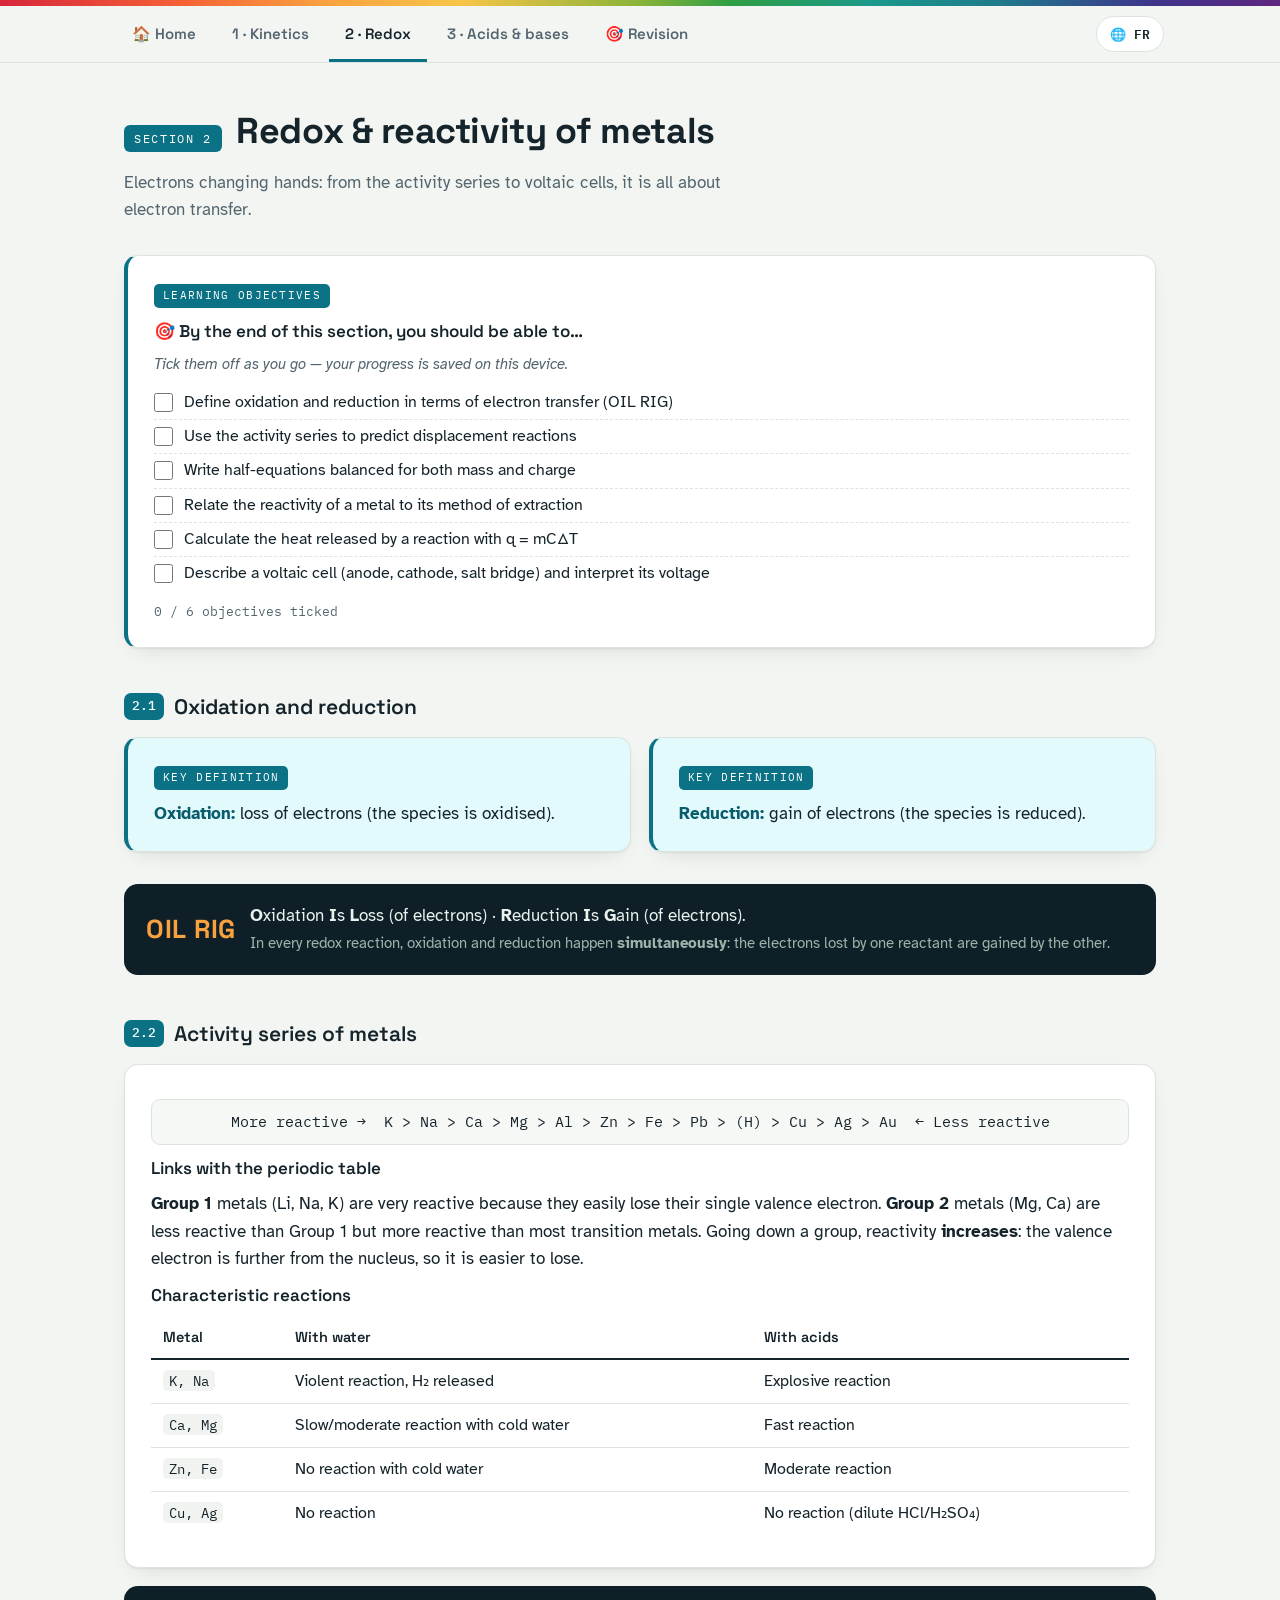
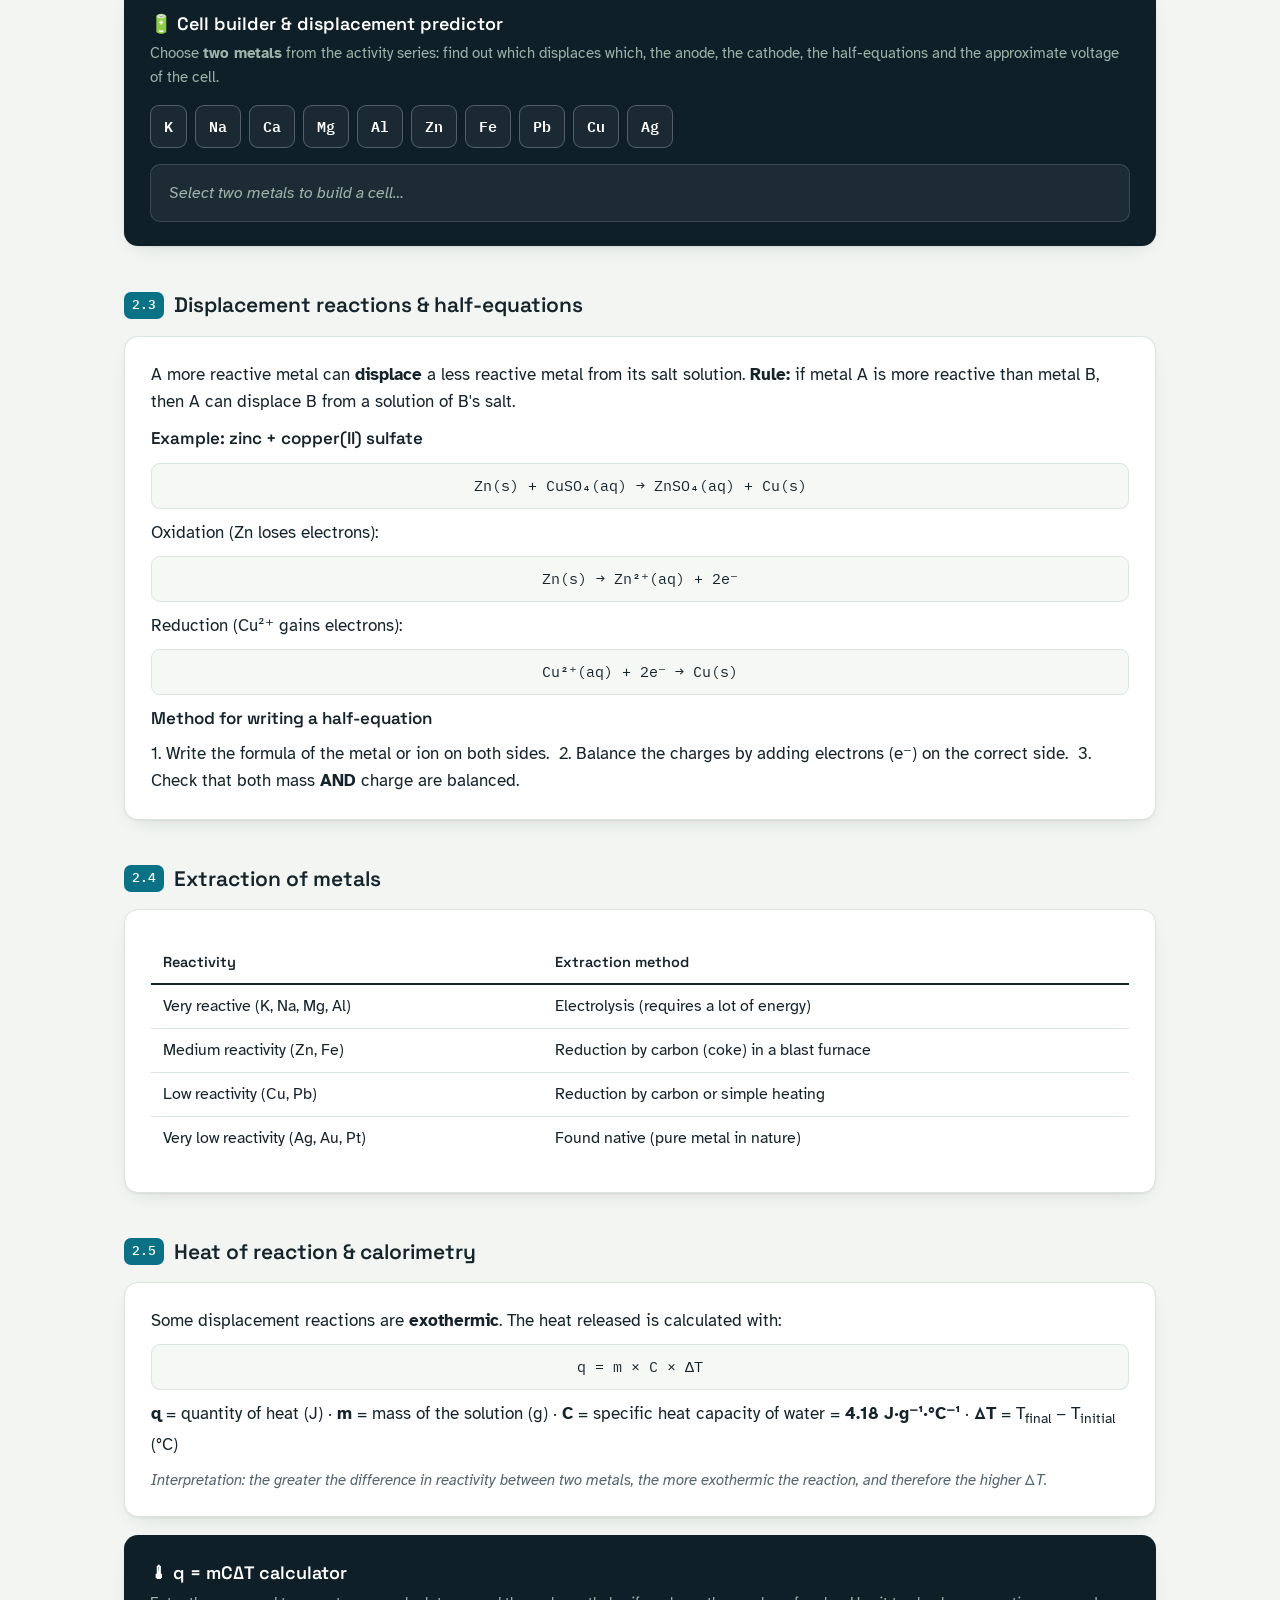
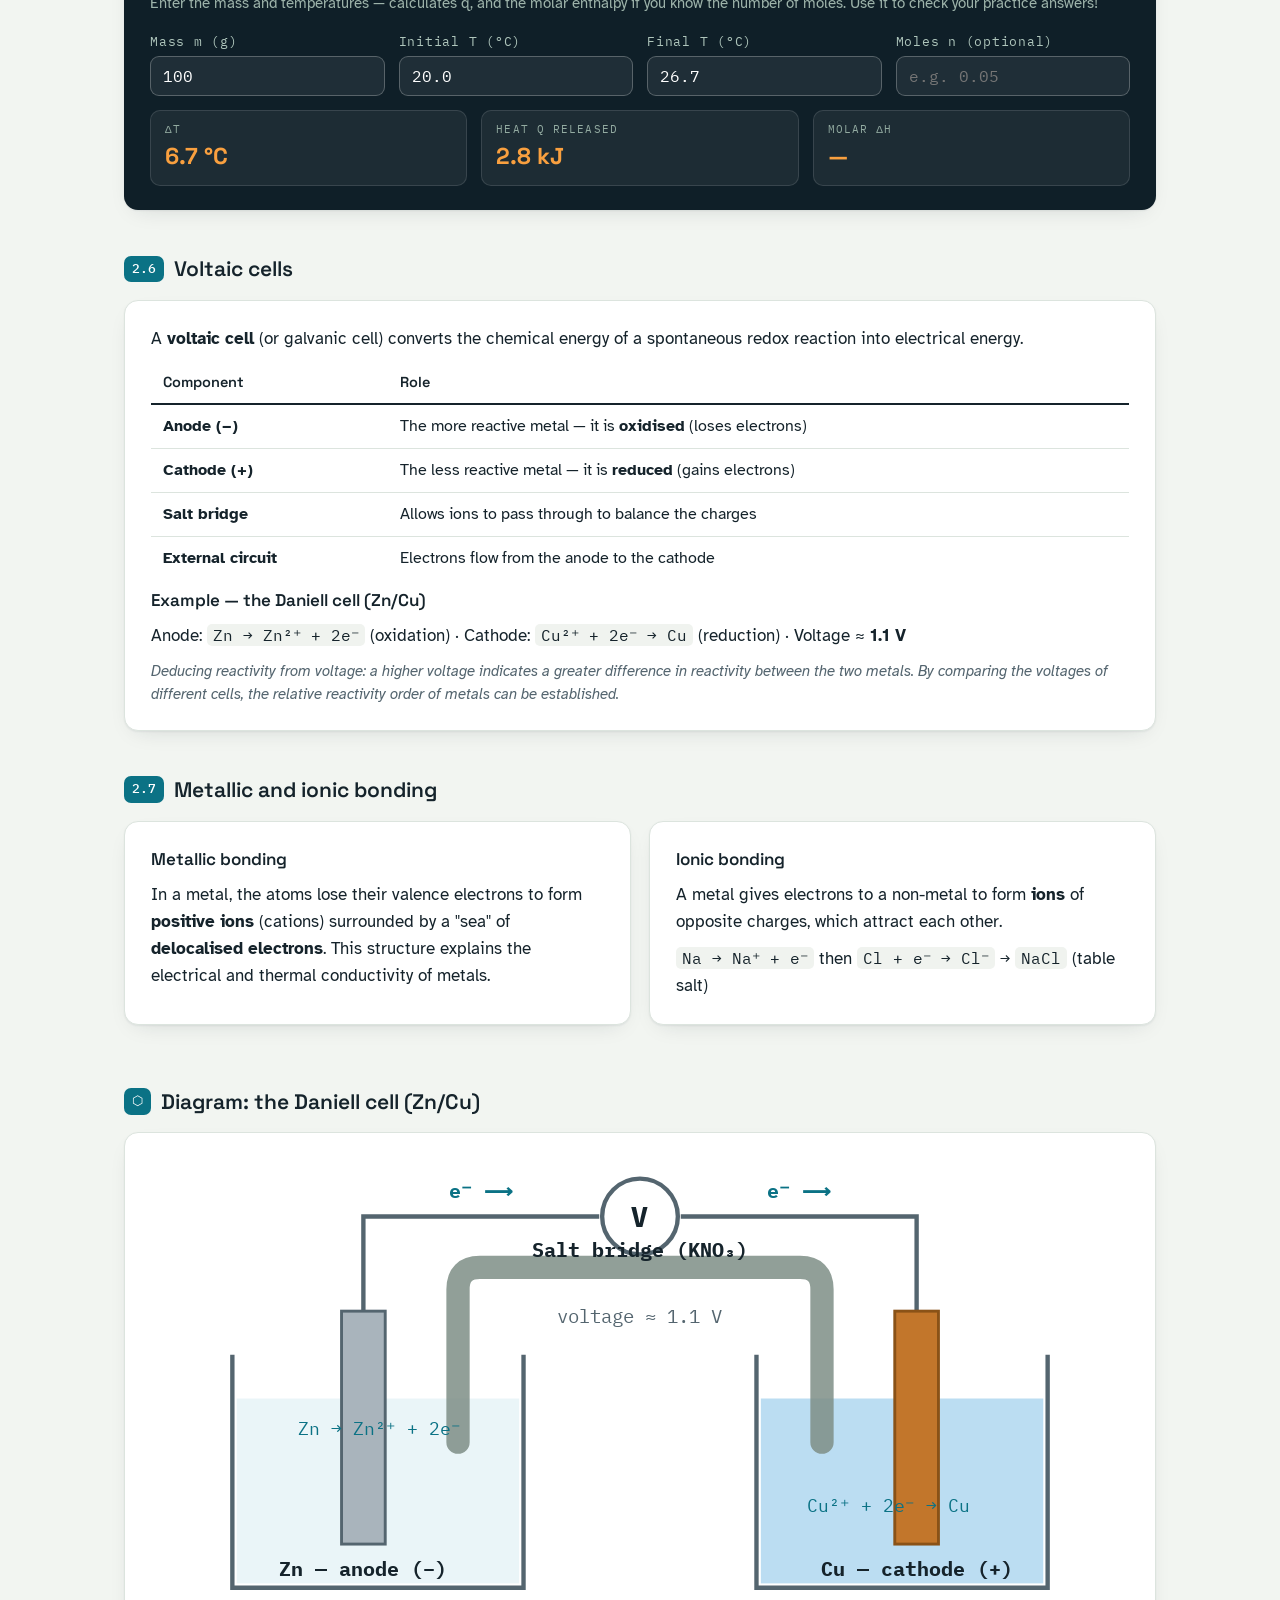
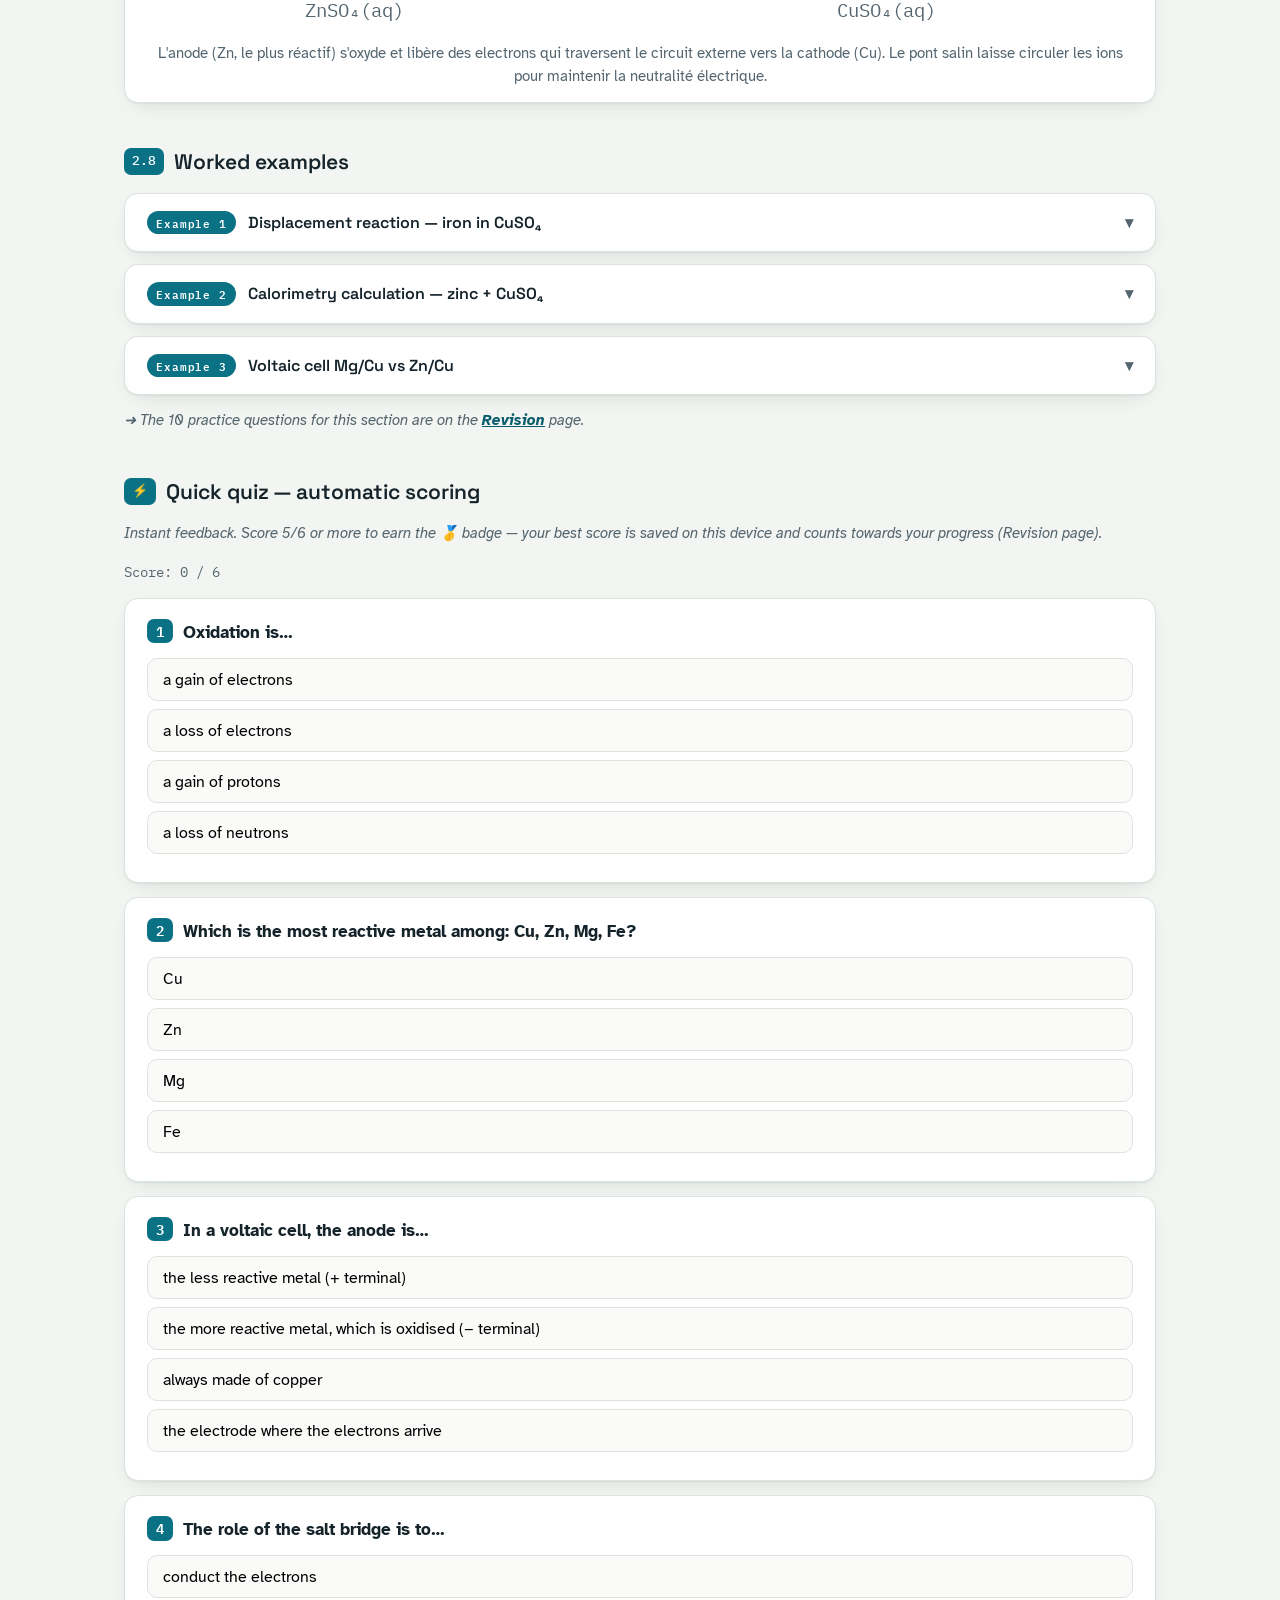
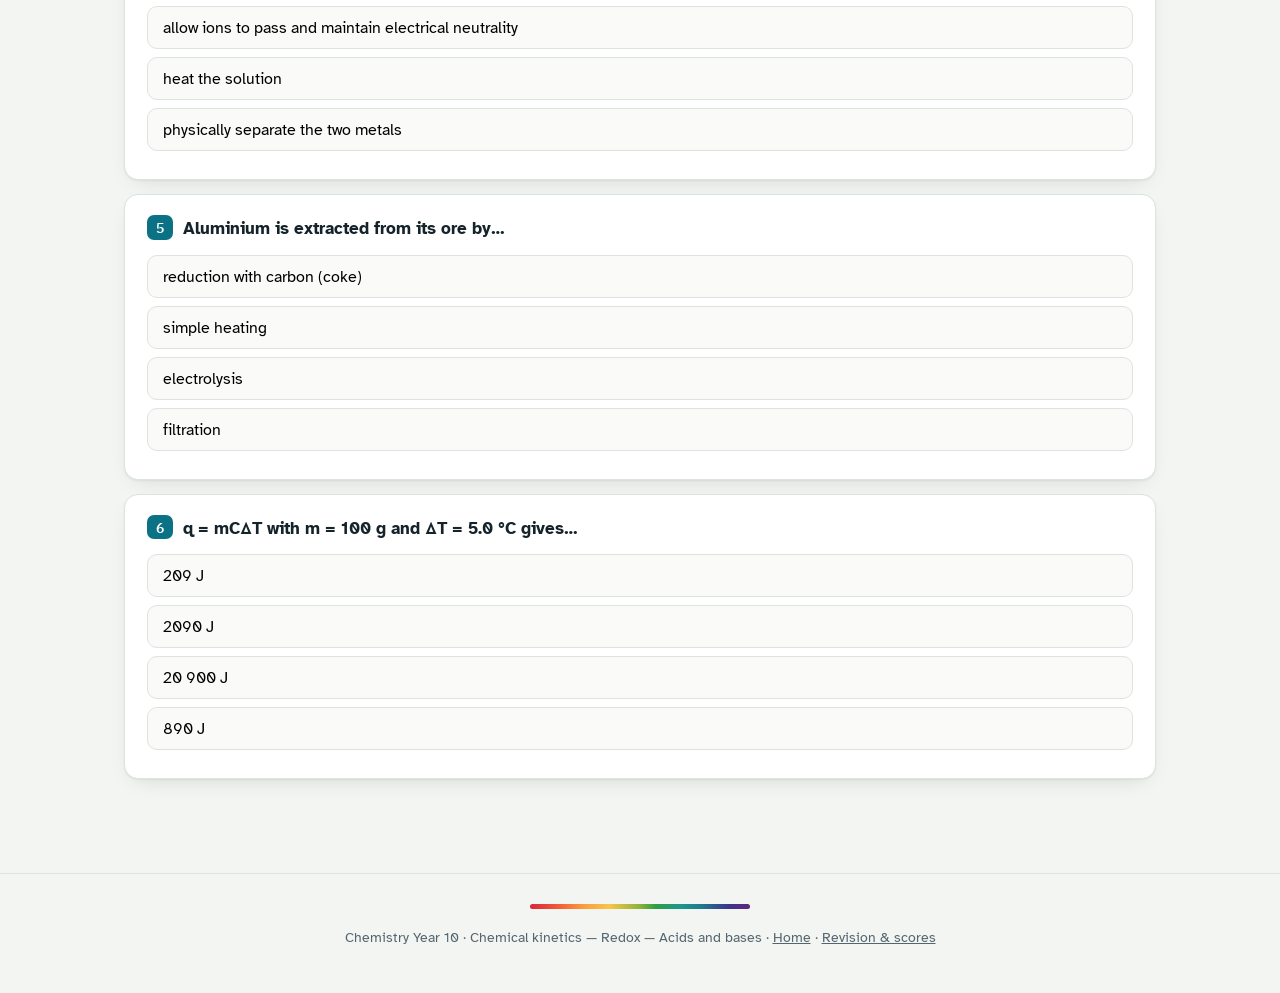
<file: en/redox.html>
<!DOCTYPE html>
<html lang="en">
<head>
<meta charset="UTF-8">
<meta name="viewport" content="width=device-width, initial-scale=1.0">
<title>Redox & reactivity of metals — Chemistry Year 10</title>
<link rel="preconnect" href="https://fonts.googleapis.com">
<link href="https://fonts.googleapis.com/css2?family=Space+Grotesk:wght@400;500;600;700&family=Atkinson+Hyperlegible:ital,wght@0,400;0,700;1,400&family=IBM+Plex+Mono:wght@400;500;600&display=swap" rel="stylesheet">
<link rel="stylesheet" href="../style.css">
</head>
<body>
<header class="page-hero"><div class="ph-bar"></div></header>
<nav class="nav" aria-label="Navigation"><div class="nav-inner">
<a class="tab-btn" href="index.html">🏠 Home</a>
<a class="tab-btn" href="kinetics.html" style="--tab-color:var(--kin)">1 · Kinetics</a>
<a class="tab-btn" href="redox.html" style="--tab-color:var(--redox)" aria-current="page">2 · Redox</a>
<a class="tab-btn" href="acids.html" style="--tab-color:var(--acid)">3 · Acids &amp; bases</a>
<a class="tab-btn" href="revision.html" style="--tab-color:var(--green)">🎯 Revision</a>
<a class="lang-btn" href="../redox.html" title="Passer en français">🌐 FR</a>
</div></nav>
<main class="wrap">
<section class="panel" id="panel-redox" style="--accent:var(--redox);--accent-soft:var(--redox-soft);--accent-deep:var(--redox-deep)">
  <div class="section-head">
    <span class="section-tag" style="background:var(--redox)">Section 2</span>
    <h2>Redox &amp; reactivity of metals</h2>
  </div>
  <p class="section-intro">Electrons changing hands: from the activity series to voltaic cells, it is all about electron transfer.</p>
<div class="card obj-card" data-chapter="redox"><span class="deftag" style="background:var(--redox);color:#fff">Learning objectives</span><h4>🎯 By the end of this section, you should be able to…</h4><p class="note">Tick them off as you go — your progress is saved on this device.</p><ul class="obj-list"><li><label><input type="checkbox"> <span>Define oxidation and reduction in terms of electron transfer (OIL RIG)</span></label></li><li><label><input type="checkbox"> <span>Use the activity series to predict displacement reactions</span></label></li><li><label><input type="checkbox"> <span>Write half-equations balanced for both mass and charge</span></label></li><li><label><input type="checkbox"> <span>Relate the reactivity of a metal to its method of extraction</span></label></li><li><label><input type="checkbox"> <span>Calculate the heat released by a reaction with q = mCΔT</span></label></li><li><label><input type="checkbox"> <span>Describe a voltaic cell (anode, cathode, salt bridge) and interpret its voltage</span></label></li></ul><div class="obj-progress"></div></div>


  <h3 class="block-title"><span class="num" style="background:var(--redox)">2.1</span>Oxidation and reduction</h3>
  <div class="grid-2">
    <div class="card definition">
      <span class="deftag" style="background:var(--redox);color:#fff">Key definition</span>
      <p><strong>Oxidation:</strong> loss of electrons (the species is oxidised).</p>
    </div>
    <div class="card definition">
      <span class="deftag" style="background:var(--redox);color:#fff">Key definition</span>
      <p><strong>Reduction:</strong> gain of electrons (the species is reduced).</p>
    </div>
  </div>
  <div class="mnemonic">
    <span class="big">OIL&nbsp;RIG</span>
    <span><strong>O</strong>xidation <strong>I</strong>s <strong>L</strong>oss (of electrons) · <strong>R</strong>eduction <strong>I</strong>s <strong>G</strong>ain (of electrons).<br><span style="color:#9DB3AA;font-size:15px">In every redox reaction, oxidation and reduction happen <strong>simultaneously</strong>: the electrons lost by one reactant are gained by the other.</span></span>
  </div>

  <h3 class="block-title"><span class="num" style="background:var(--redox)">2.2</span>Activity series of metals</h3>
  <div class="card">
    <div class="eq">More reactive → &nbsp;K &gt; Na &gt; Ca &gt; Mg &gt; Al &gt; Zn &gt; Fe &gt; Pb &gt; (H) &gt; Cu &gt; Ag &gt; Au&nbsp; ← Less reactive</div>
    <h4>Links with the periodic table</h4>
    <p><strong>Group 1</strong> metals (Li, Na, K) are very reactive because they easily lose their single valence electron. <strong>Group 2</strong> metals (Mg, Ca) are less reactive than Group 1 but more reactive than most transition metals. Going down a group, reactivity <strong>increases</strong>: the valence electron is further from the nucleus, so it is easier to lose.</p>
    <h4>Characteristic reactions</h4>
    <table>
      <tr><th>Metal</th><th>With water</th><th>With acids</th></tr>
      <tr><td><code class="chem">K, Na</code></td><td>Violent reaction, H₂ released</td><td>Explosive reaction</td></tr>
      <tr><td><code class="chem">Ca, Mg</code></td><td>Slow/moderate reaction with cold water</td><td>Fast reaction</td></tr>
      <tr><td><code class="chem">Zn, Fe</code></td><td>No reaction with cold water</td><td>Moderate reaction</td></tr>
      <tr><td><code class="chem">Cu, Ag</code></td><td>No reaction</td><td>No reaction (dilute HCl/H₂SO₄)</td></tr>
    </table>
  </div>

  <div class="widget">
    <h4>🔋 Cell builder &amp; displacement predictor</h4>
    <p class="hint">Choose <strong>two metals</strong> from the activity series: find out which displaces which, the anode, the cathode, the half-equations and the approximate voltage of the cell.</p>
    <div class="metal-row" id="metalRow" role="group" aria-label="Choice of two metals"></div>
    <div class="cell-result" id="cellResult"><em style="color:#9DB3AA">Select two metals to build a cell…</em></div>
  </div>

  <h3 class="block-title"><span class="num" style="background:var(--redox)">2.3</span>Displacement reactions &amp; half-equations</h3>
  <div class="card">
    <p>A more reactive metal can <strong>displace</strong> a less reactive metal from its salt solution. <strong>Rule:</strong> if metal A is more reactive than metal B, then A can displace B from a solution of B's salt.</p>
    <h4>Example: zinc + copper(II) sulfate</h4>
    <div class="eq">Zn(s) + CuSO₄(aq) → ZnSO₄(aq) + Cu(s)</div>
    <p>Oxidation (Zn loses electrons):</p>
    <div class="eq">Zn(s) → Zn²⁺(aq) + 2e⁻</div>
    <p>Reduction (Cu²⁺ gains electrons):</p>
    <div class="eq">Cu²⁺(aq) + 2e⁻ → Cu(s)</div>
    <h4>Method for writing a half-equation</h4>
    <p>1. Write the formula of the metal or ion on both sides. &nbsp;2. Balance the charges by adding electrons (e⁻) on the correct side. &nbsp;3. Check that both mass <strong>AND</strong> charge are balanced.</p>
  </div>

  <h3 class="block-title"><span class="num" style="background:var(--redox)">2.4</span>Extraction of metals</h3>
  <div class="card">
    <table>
      <tr><th>Reactivity</th><th>Extraction method</th></tr>
      <tr><td>Very reactive (K, Na, Mg, Al)</td><td>Electrolysis (requires a lot of energy)</td></tr>
      <tr><td>Medium reactivity (Zn, Fe)</td><td>Reduction by carbon (coke) in a blast furnace</td></tr>
      <tr><td>Low reactivity (Cu, Pb)</td><td>Reduction by carbon or simple heating</td></tr>
      <tr><td>Very low reactivity (Ag, Au, Pt)</td><td>Found native (pure metal in nature)</td></tr>
    </table>
  </div>

  <h3 class="block-title"><span class="num" style="background:var(--redox)">2.5</span>Heat of reaction &amp; calorimetry</h3>
  <div class="card">
    <p>Some displacement reactions are <strong>exothermic</strong>. The heat released is calculated with:</p>
    <div class="eq">q = m × C × ΔT</div>
    <p><strong>q</strong> = quantity of heat (J) · <strong>m</strong> = mass of the solution (g) · <strong>C</strong> = specific heat capacity of water = <strong>4.18 J·g⁻¹·°C⁻¹</strong> · <strong>ΔT</strong> = T<sub>final</sub> − T<sub>initial</sub> (°C)</p>
    <p class="note">Interpretation: the greater the difference in reactivity between two metals, the more exothermic the reaction, and therefore the higher ΔT.</p>
  </div>

  <div class="widget">
    <h4>🌡 q = mCΔT calculator</h4>
    <p class="hint">Enter the mass and temperatures — calculates q, and the molar enthalpy if you know the number of moles. Use it to check your practice answers!</p>
    <div class="calc-grid">
      <div><label for="calcM">Mass m (g)</label><input type="number" id="calcM" value="100" step="any"></div>
      <div><label for="calcTi">Initial T (°C)</label><input type="number" id="calcTi" value="20.0" step="any"></div>
      <div><label for="calcTf">Final T (°C)</label><input type="number" id="calcTf" value="26.7" step="any"></div>
      <div><label for="calcN">Moles n (optional)</label><input type="number" id="calcN" placeholder="e.g. 0.05" step="any"></div>
    </div>
    <div class="stat-row">
      <div class="stat"><div class="lab">ΔT</div><div class="val" id="calcDT">6.7 °C</div></div>
      <div class="stat"><div class="lab">Heat q released</div><div class="val" id="calcQ">2.80 kJ</div></div>
      <div class="stat"><div class="lab">Molar ΔH</div><div class="val" id="calcH">—</div></div>
    </div>
  </div>

  <h3 class="block-title"><span class="num" style="background:var(--redox)">2.6</span>Voltaic cells</h3>
  <div class="card">
    <p>A <strong>voltaic cell</strong> (or galvanic cell) converts the chemical energy of a spontaneous redox reaction into electrical energy.</p>
    <table>
      <tr><th>Component</th><th>Role</th></tr>
      <tr><td><strong>Anode (−)</strong></td><td>The more reactive metal — it is <strong>oxidised</strong> (loses electrons)</td></tr>
      <tr><td><strong>Cathode (+)</strong></td><td>The less reactive metal — it is <strong>reduced</strong> (gains electrons)</td></tr>
      <tr><td><strong>Salt bridge</strong></td><td>Allows ions to pass through to balance the charges</td></tr>
      <tr><td><strong>External circuit</strong></td><td>Electrons flow from the anode to the cathode</td></tr>
    </table>
    <h4>Example — the Daniell cell (Zn/Cu)</h4>
    <p>Anode: <code class="chem">Zn → Zn²⁺ + 2e⁻</code> (oxidation) · Cathode: <code class="chem">Cu²⁺ + 2e⁻ → Cu</code> (reduction) · Voltage ≈ <strong>1.1 V</strong></p>
    <p class="note">Deducing reactivity from voltage: a higher voltage indicates a greater difference in reactivity between the two metals. By comparing the voltages of different cells, the relative reactivity order of metals can be established.</p>
  </div>

  <h3 class="block-title"><span class="num" style="background:var(--redox)">2.7</span>Metallic and ionic bonding</h3>
  <div class="grid-2">
    <div class="card">
      <h4>Metallic bonding</h4>
      <p>In a metal, the atoms lose their valence electrons to form <strong>positive ions</strong> (cations) surrounded by a "sea" of <strong>delocalised electrons</strong>. This structure explains the electrical and thermal conductivity of metals.</p>
    </div>
    <div class="card">
      <h4>Ionic bonding</h4>
      <p>A metal gives electrons to a non-metal to form <strong>ions</strong> of opposite charges, which attract each other.</p>
      <p><code class="chem">Na → Na⁺ + e⁻</code> then <code class="chem">Cl + e⁻ → Cl⁻</code> <span class="arrow">→</span> <code class="chem">NaCl</code> (table salt)</p>
    </div>
  </div>

  <h3 class="block-title"><span class="num" style="background:var(--redox)">⬡</span>Diagram: the Daniell cell (Zn/Cu)</h3>
<figure class="fig"><svg viewBox="0 0 680 330" role="img" aria-label="Schema d'une pile Daniell zinc cuivre avec pont salin">
<!-- wires + voltmeter -->
<path d="M 150 110 L 150 45 L 312 45" fill="none" stroke="#54656F" stroke-width="3"/>
<path d="M 368 45 L 530 45 L 530 110" fill="none" stroke="#54656F" stroke-width="3"/>
<circle cx="340" cy="45" r="26" fill="#fff" stroke="#54656F" stroke-width="3"/>
<text x="340" y="52" text-anchor="middle" font-size="19" font-weight="700" fill="#15232B">V</text>
<text x="231" y="32" text-anchor="middle" font-size="14" fill="#0B7285" font-weight="700">e⁻ ⟶</text>
<text x="449" y="32" text-anchor="middle" font-size="14" fill="#0B7285" font-weight="700">e⁻ ⟶</text>
<!-- beakers -->
<path d="M 60 140 L 60 300 L 260 300 L 260 140" fill="none" stroke="#54656F" stroke-width="3"/>
<rect x="63" y="170" width="194" height="127" fill="#E8F4F8" opacity="0.9"/>
<path d="M 420 140 L 420 300 L 620 300 L 620 140" fill="none" stroke="#54656F" stroke-width="3"/>
<rect x="423" y="170" width="194" height="127" fill="#BBDDF2"/>
<!-- electrodes -->
<rect x="135" y="110" width="30" height="160" fill="#A9B4BC" stroke="#54656F" stroke-width="2"/>
<rect x="515" y="110" width="30" height="160" fill="#C2762B" stroke="#8A5217" stroke-width="2"/>
<!-- salt bridge -->
<path d="M 215 200 L 215 95 Q 215 80 230 80 L 450 80 Q 465 80 465 95 L 465 200" fill="none" stroke="#7E8F87" stroke-width="16" stroke-linecap="round" opacity=".85"/>
<text x="340" y="73" text-anchor="middle" font-size="13.5" fill="#15232B" font-weight="700">Salt bridge (KNO₃)</text>
<!-- labels -->
<text x="150" y="292" text-anchor="middle" font-size="14" font-weight="700" fill="#15232B">Zn — anode (−)</text>
<text x="530" y="292" text-anchor="middle" font-size="14" font-weight="700" fill="#15232B">Cu — cathode (+)</text>
<text x="110" y="320" font-size="13" fill="#54656F">ZnSO₄(aq)</text>
<text x="475" y="320" font-size="13" fill="#54656F">CuSO₄(aq)</text>
<text x="105" y="195" font-size="12.5" fill="#0B7285">Zn → Zn²⁺ + 2e⁻</text>
<text x="455" y="248" font-size="12.5" fill="#0B7285">Cu²⁺ + 2e⁻ → Cu</text>
<text x="340" y="118" text-anchor="middle" font-size="13" fill="#54656F">voltage ≈ 1.1 V</text>
</svg><figcaption>L'anode (Zn, le plus réactif) s'oxyde et libère des electrons qui traversent le circuit externe vers la cathode (Cu). Le pont salin laisse circuler les ions pour maintenir la neutralité électrique.</figcaption></figure>
<h3 class="block-title"><span class="num" style="background:var(--redox)">2.8</span>Worked examples</h3>
  <details class="ex">
    <summary><span class="pill" style="background:var(--redox)">Example 1</span>Displacement reaction — iron in CuSO₄<span class="chev">▾</span></summary>
    <div class="ex-body">
      <p><strong>Question:</strong> iron is placed in a solution of copper(II) sulfate. Write the overall equation and the two half-equations. Identify the species oxidised and the species reduced.</p>
      <div class="answer show"><span class="alab">Answer</span>
        Iron is more reactive than copper → displacement is possible.
        <div class="eq">Fe(s) + CuSO₄(aq) → FeSO₄(aq) + Cu(s)</div>
        <div class="eq">Fe(s) → Fe²⁺(aq) + 2e⁻ &nbsp;(oxidation)</div>
        <div class="eq">Cu²⁺(aq) + 2e⁻ → Cu(s) &nbsp;(reduction)</div>
        Iron is <strong>oxidised</strong>; the copper ion is <strong>reduced</strong>.
      </div>
    </div>
  </details>
  <details class="ex">
    <summary><span class="pill" style="background:var(--redox)">Example 2</span>Calorimetry calculation — zinc + CuSO₄<span class="chev">▾</span></summary>
    <div class="ex-body">
      <p><strong>Question:</strong> 50 cm³ of 0.5 mol/L copper(II) sulfate solution is placed in a calorimeter. An excess of zinc powder is added. The temperature rises from 21.0 °C to 28.4 °C. Calculate the heat released. (Density ≈ 1 g/cm³)</p>
      <div class="answer show"><span class="alab">Answer</span>
        m = 50 g · ΔT = 28.4 − 21.0 = 7.4 °C · C = 4.18 J·g⁻¹·°C⁻¹
        <div class="eq">q = mCΔT = 50 × 4.18 × 7.4 = <strong>1546.6 J ≈ 1.55 kJ</strong></div>
        The reaction is exothermic (positive ΔT).
      </div>
    </div>
  </details>
  <details class="ex">
    <summary><span class="pill" style="background:var(--redox)">Example 3</span>Voltaic cell Mg/Cu vs Zn/Cu<span class="chev">▾</span></summary>
    <div class="ex-body">
      <p><strong>Question:</strong> a cell is built with magnesium and copper. Identify the anode and the cathode, write the half-equations and predict whether the voltage will be higher or lower than a Zn/Cu cell.</p>
      <div class="answer show"><span class="alab">Answer</span>
        Mg is more reactive than Cu → Mg is the <strong>anode</strong> (oxidised); Cu is the <strong>cathode</strong> (reduced).
        <div class="eq">Mg(s) → Mg²⁺(aq) + 2e⁻</div>
        <div class="eq">Cu²⁺(aq) + 2e⁻ → Cu(s)</div>
        The difference in reactivity between Mg and Cu is <strong>greater</strong> than between Zn and Cu → the voltage will be <strong>higher</strong> than that of the Zn/Cu cell (≈ 2.7 V vs 1.1 V). <span class="note">Check it with the cell builder above!</span>
      </div>
    </div>
  </details>
  <p class="note" style="margin-top:14px">➜ The 10 practice questions for this section are on the <a href="revision.html" style="color:var(--accent-deep)"><strong>Revision</strong></a> page.</p>
<h3 class="block-title"><span class="num" style="background:var(--redox)">⚡</span>Quick quiz — automatic scoring</h3><p class="note" style="margin-bottom:16px">Instant feedback. Score 5/6 or more to earn the 🥇 badge — your best score is saved on this device and counts towards your progress (Revision page).</p><div id="quiz"></div>
<script>
const QUIZ_DATA=[
{q:"Oxidation is…",o:["a gain of electrons","a loss of electrons","a gain of protons","a loss of neutrons"],c:1},
{q:"Which is the most reactive metal among: Cu, Zn, Mg, Fe?",o:["Cu","Zn","Mg","Fe"],c:2},
{q:"In a voltaic cell, the anode is…",o:["the less reactive metal (+ terminal)","the more reactive metal, which is oxidised (− terminal)","always made of copper","the electrode where the electrons arrive"],c:1},
{q:"The role of the salt bridge is to…",o:["conduct the electrons","allow ions to pass and maintain electrical neutrality","heat the solution","physically separate the two metals"],c:1},
{q:"Aluminium is extracted from its ore by…",o:["reduction with carbon (coke)","simple heating","electrolysis","filtration"],c:2},
{q:"q = mCΔT with m = 100 g and ΔT = 5.0 °C gives…",o:["209 J","2090 J","20 900 J","890 J"],c:1}];
document.addEventListener('DOMContentLoaded',()=>renderQuiz(document.getElementById('quiz'),'redox',QUIZ_DATA));
</script>
</section>
</main>
<footer class="footer"><div class="ph-mini"></div><p>Chemistry Year 10 · Chemical kinetics — Redox — Acids and bases · <a href="index.html" style="color:var(--ink-soft)">Home</a> · <a href="revision.html" style="color:var(--ink-soft)">Revision &amp; scores</a></p></footer>
<script>
/* == VOLTAIC CELL BUILDER ===================== */
(function(){
  const METALS=[
    {s:'K', ion:'K⁺',  e:1, E:-2.93, name:'potassium'},
    {s:'Na',ion:'Na⁺', e:1, E:-2.71, name:'sodium'},
    {s:'Ca',ion:'Ca²⁺',e:2, E:-2.87, name:'calcium'},
    {s:'Mg',ion:'Mg²⁺',e:2, E:-2.37, name:'magnesium'},
    {s:'Al',ion:'Al³⁺',e:3, E:-1.66, name:'aluminium'},
    {s:'Zn',ion:'Zn²⁺',e:2, E:-0.76, name:'zinc'},
    {s:'Fe',ion:'Fe²⁺',e:2, E:-0.44, name:'iron'},
    {s:'Pb',ion:'Pb²⁺',e:2, E:-0.13, name:'lead'},
    {s:'Cu',ion:'Cu²⁺',e:2, E: 0.34, name:'copper'},
    {s:'Ag',ion:'Ag⁺', e:1, E: 0.80, name:'silver'}
  ];
  const row=document.getElementById('metalRow'),res=document.getElementById('cellResult');
  let sel=[];
  METALS.forEach((mt,i)=>{
    const b=document.createElement('button');b.className='metal';b.textContent=mt.s;b.title=mt.name;
    b.addEventListener('click',()=>{
      if(sel.includes(i)){sel=sel.filter(x=>x!==i);}
      else{if(sel.length===2)sel.shift();sel.push(i);}
      render();
    });
    row.appendChild(b);
  });
  function half(mt,ox){
    // balance electrons: M -> M^n+ + n e-  /  M^n+ + n e- -> M
    const n=mt.e===1?'':mt.e===2?'2':'3';
    return ox?`${mt.s} → ${mt.ion} + ${n||''}${n?' ':''}e⁻`.replace('+ e⁻','+ e⁻')
             :`${mt.ion} + ${n||''}${n?' ':''}e⁻ → ${mt.s}`;
  }
  function render(){
    [...row.children].forEach((b,i)=>{
      b.classList.toggle('sel',sel.includes(i));
      b.classList.toggle('second',sel.indexOf(i)===1);
    });
    if(sel.length<2){res.innerHTML='<em style="color:#9DB3AA">Select two metals to build a cell…</em>';return;}
    let [a,b]=sel.map(i=>METALS[i]);
    if(a.E>b.E)[a,b]=[b,a]; // a = more reactive (anode)
    const V=(b.E-a.E).toFixed(2);
    res.innerHTML=`
      <p style="margin-bottom:10px"><strong style="color:#F9A03F">${a.s}</strong> is more reactive than <strong style="color:#5AB7D4">${b.s}</strong> → ${a.s} displaces ${b.s} from its salt solution, and in a cell:</p>
      <div style="display:grid;grid-template-columns:1fr 1fr;gap:12px">
        <div><span style="font-family:var(--font-mono);font-size:11px;letter-spacing:.1em;color:#F9A03F">ANODE (−) · OXIDATION</span><div class="eq">${half(a,true)}</div></div>
        <div><span style="font-family:var(--font-mono);font-size:11px;letter-spacing:.1em;color:#5AB7D4">CATHODE (+) · REDUCTION</span><div class="eq">${half(b,false)}</div></div>
      </div>
      <p style="margin-top:10px">Electrons flow from <strong>${a.s}</strong> (anode) to <strong>${b.s}</strong> (cathode) through the external circuit. Approximate voltage: <span class="volt">≈ ${V} V</span></p>
      <p class="note" style="color:#9DB3AA">The further apart the two metals are in the activity series, the higher the voltage.</p>`;
  }
})();


/* == CALORIMETRY CALC ===================== */
(function(){
  const M=document.getElementById('calcM'),Ti=document.getElementById('calcTi'),Tf=document.getElementById('calcTf'),N=document.getElementById('calcN');
  function fr(x,d=2){return x.toLocaleString('en-GB',{minimumFractionDigits:0,maximumFractionDigits:d}).replace(/\s/g,' ');}
  function upd(){
    const m=parseFloat(M.value),ti=parseFloat(Ti.value),tf=parseFloat(Tf.value),n=parseFloat(N.value);
    if(isNaN(m)||isNaN(ti)||isNaN(tf)){return;}
    const dT=tf-ti,q=m*4.18*dT;
    document.getElementById('calcDT').textContent=fr(dT,1)+' °C';
    document.getElementById('calcQ').textContent=Math.abs(q)>=1000?fr(q/1000,2)+' kJ':fr(q,1)+' J';
    document.getElementById('calcH').textContent=(!isNaN(n)&&n>0)?fr(-q/1000/n,1)+' kJ/mol':'—';
  }
  [M,Ti,Tf,N].forEach(el=>el.addEventListener('input',upd));upd();
})();


</script>
<script src="../app.js"></script>
</body>
</html>
</file>
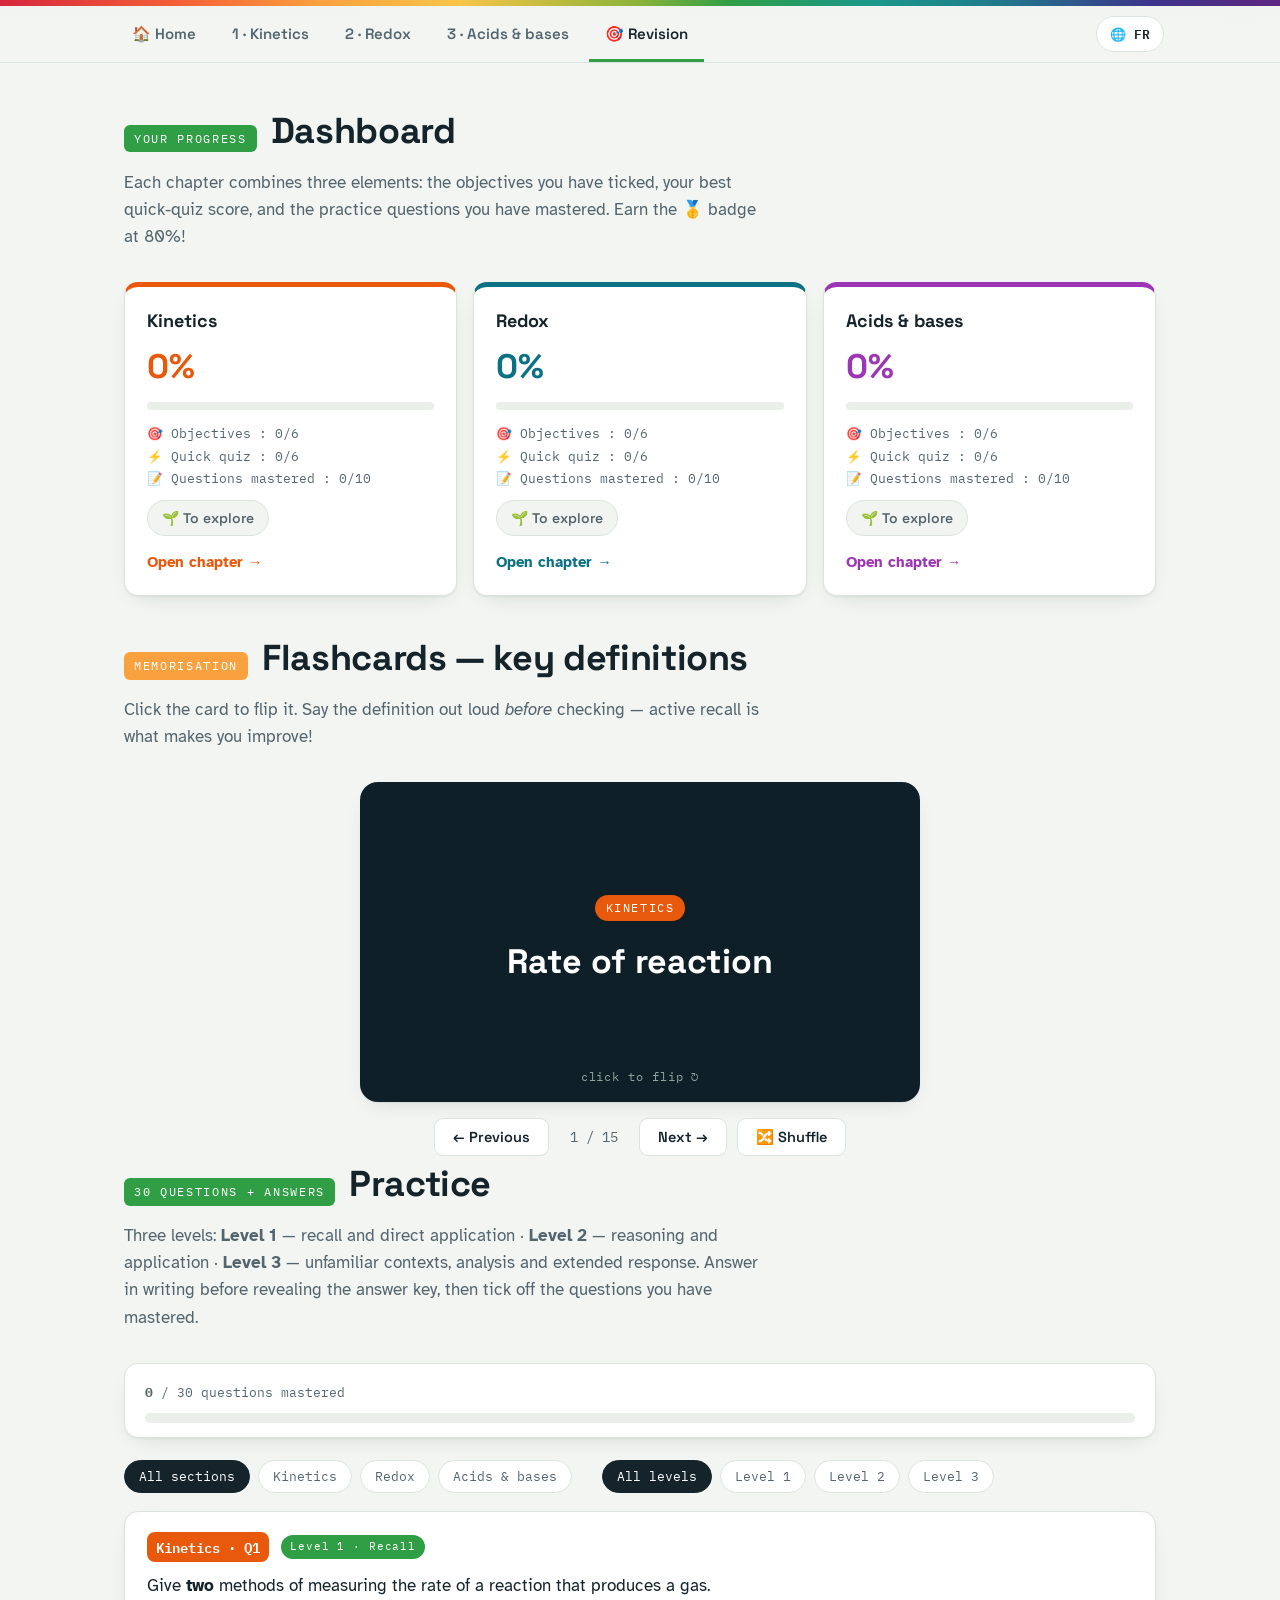
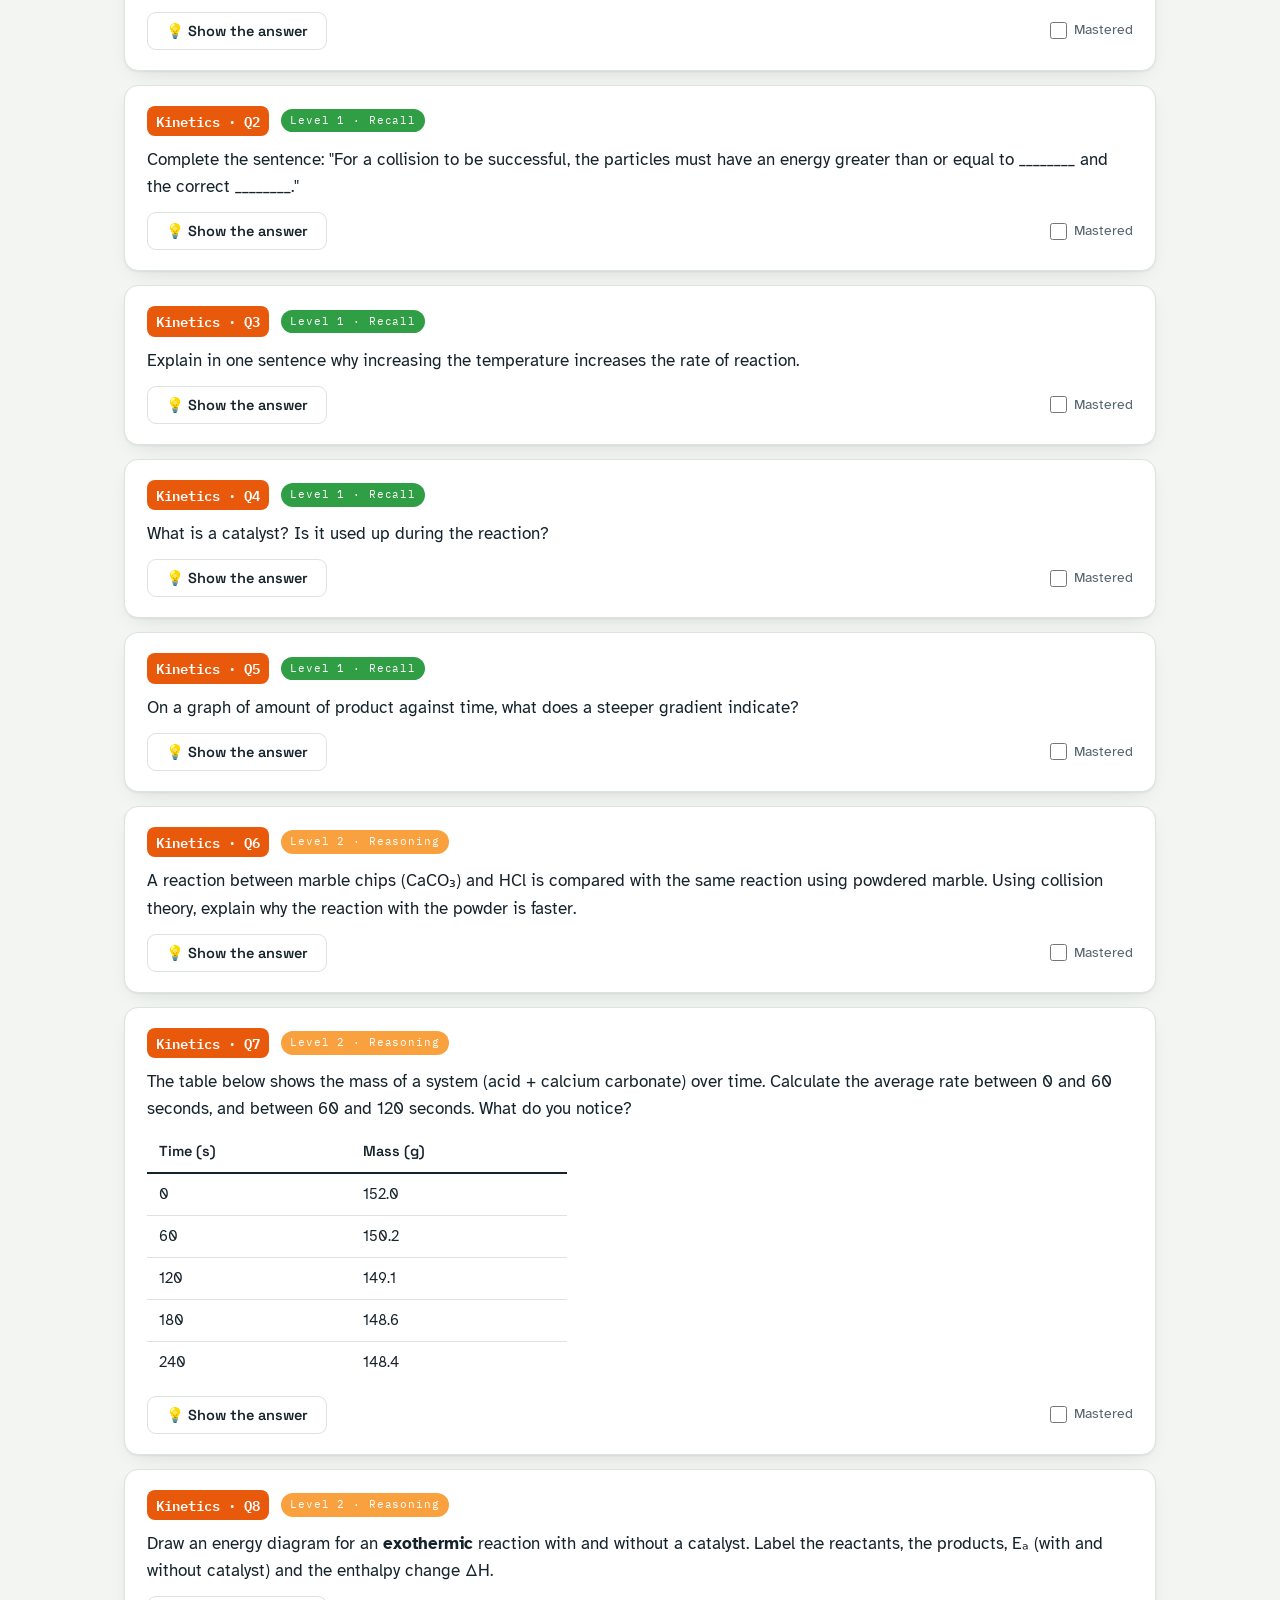
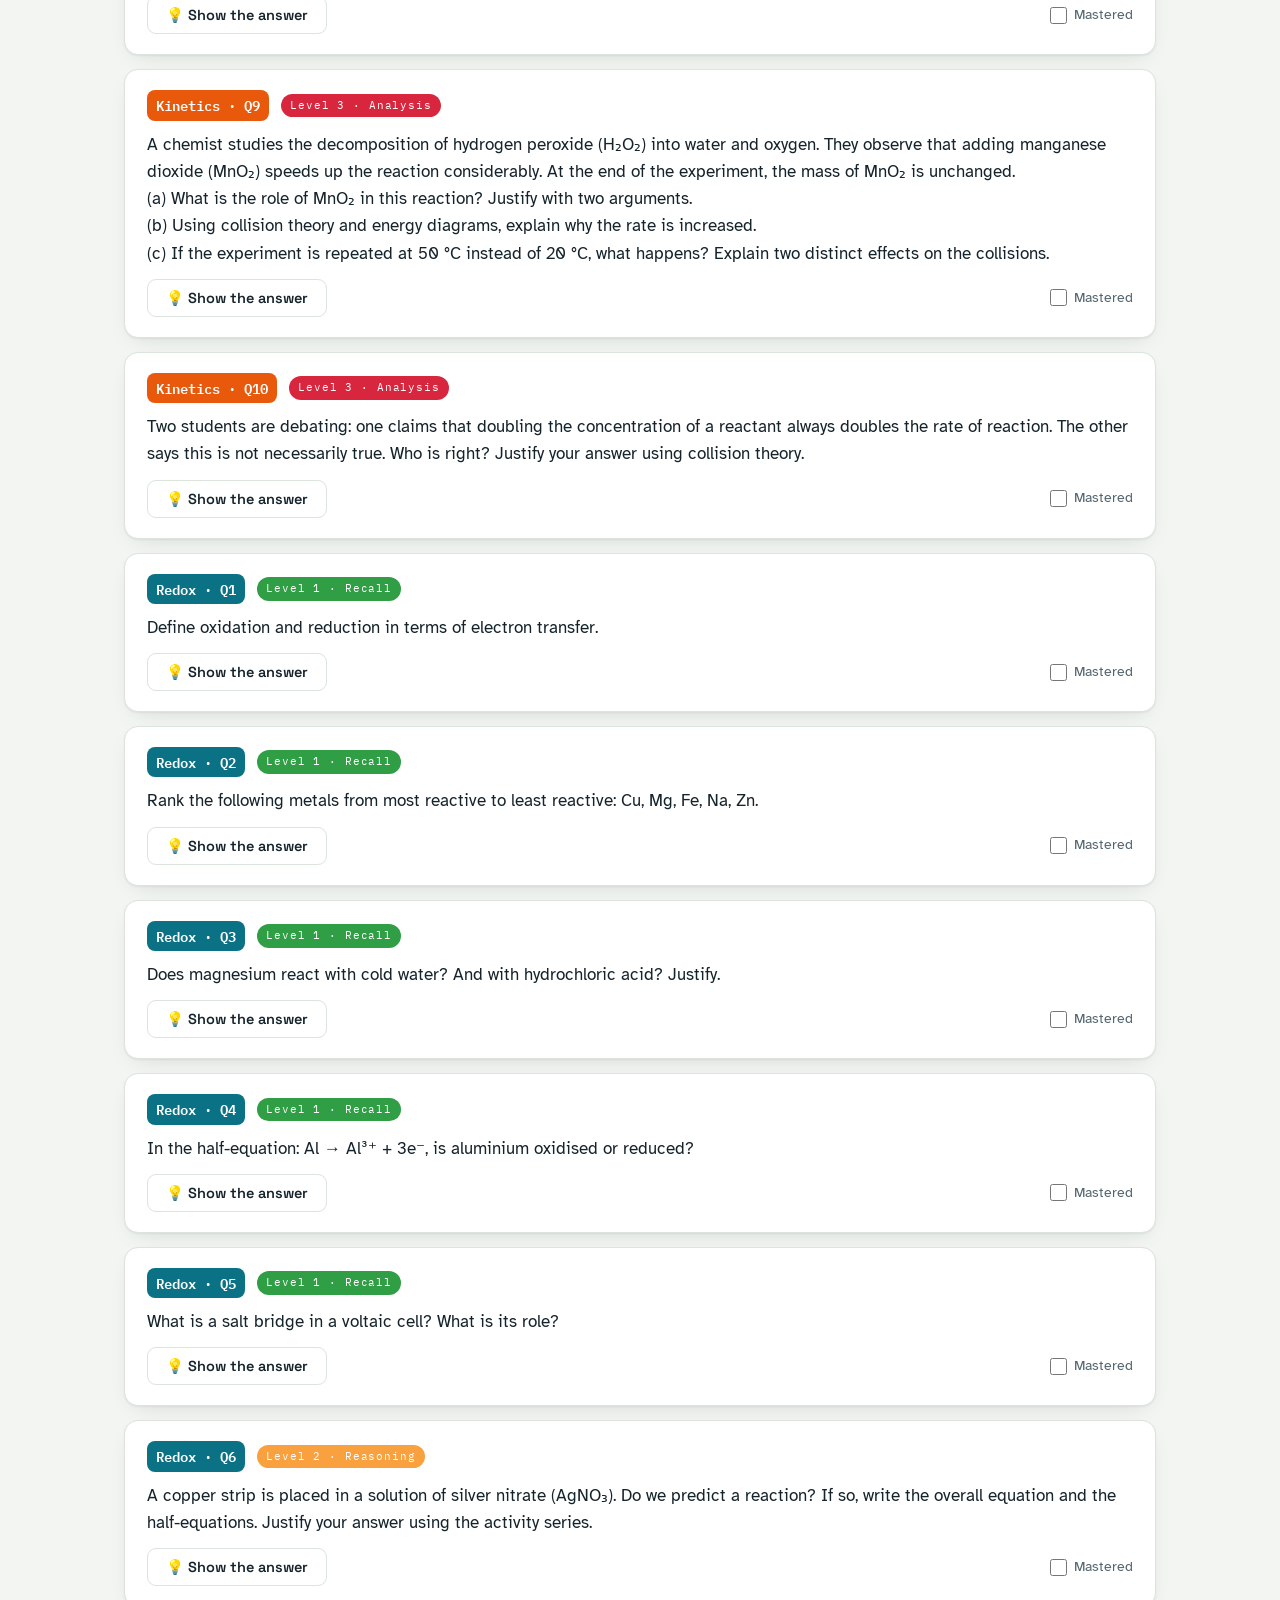
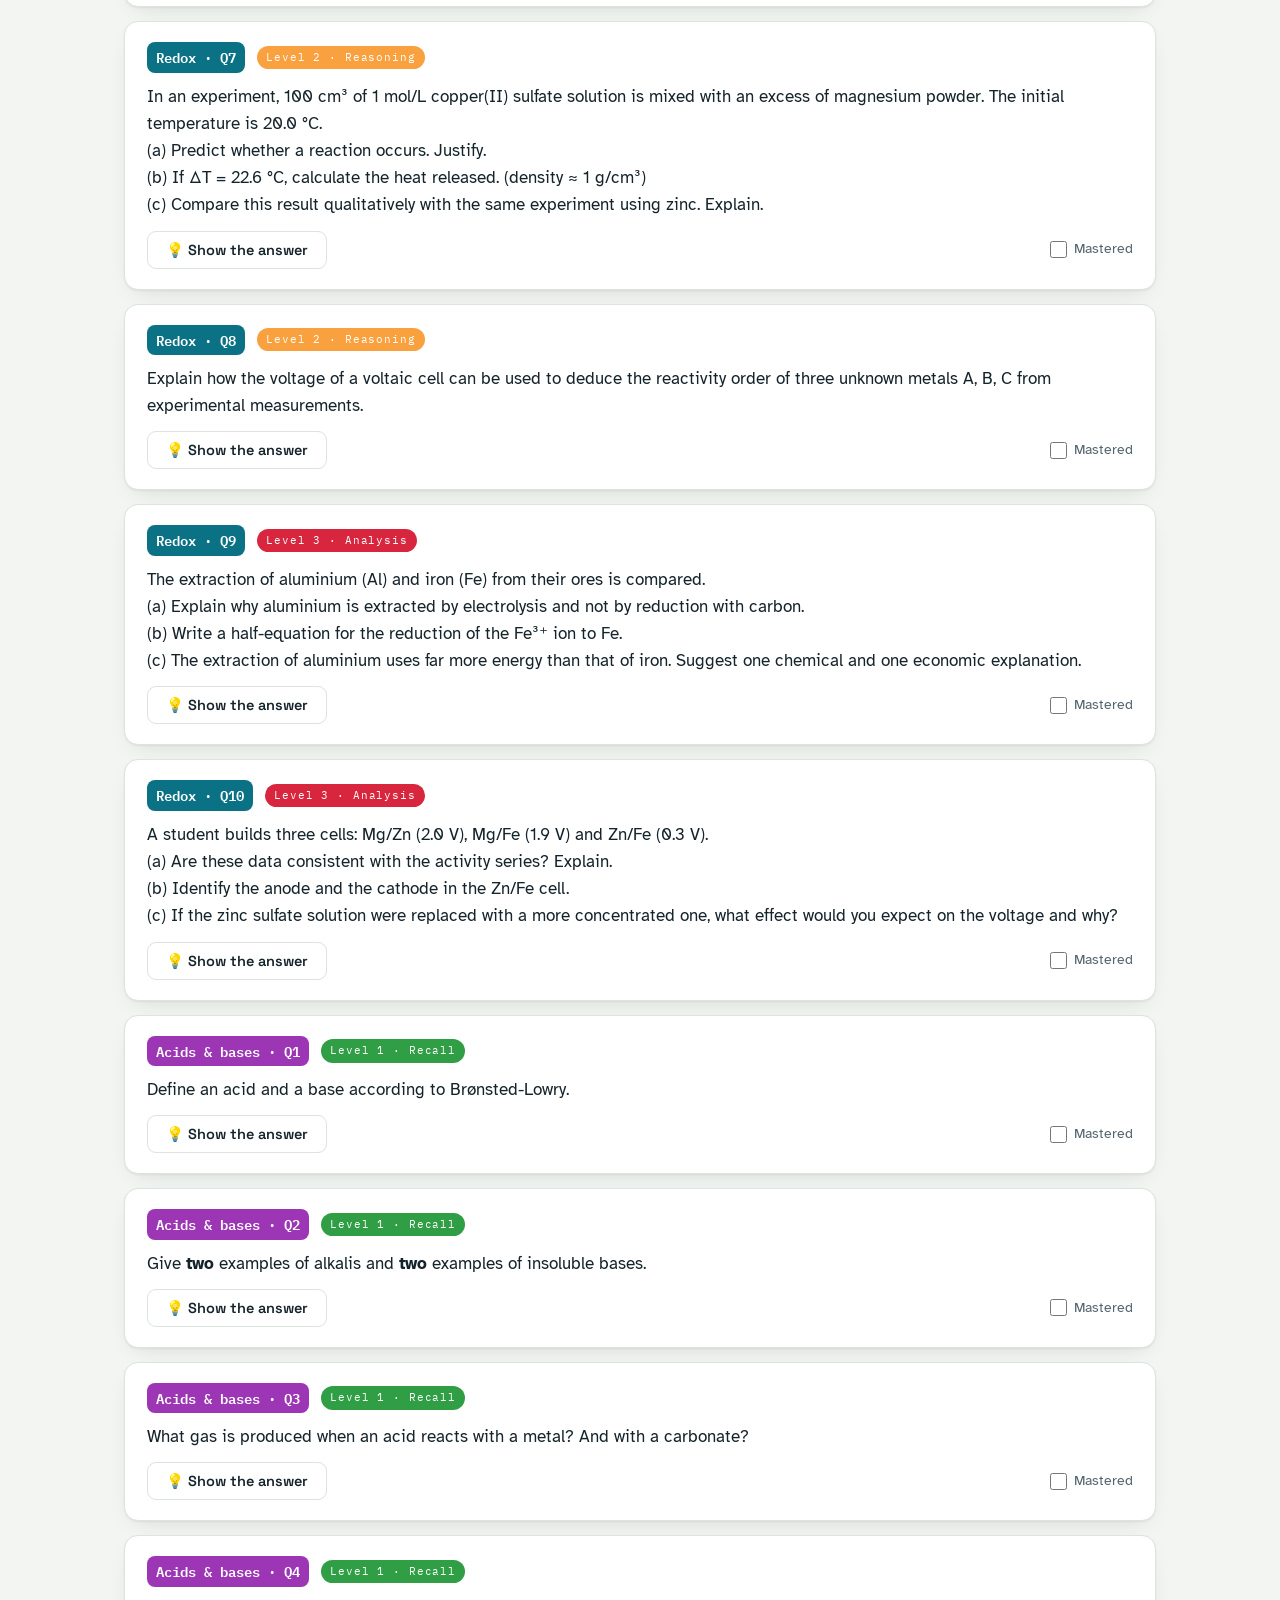
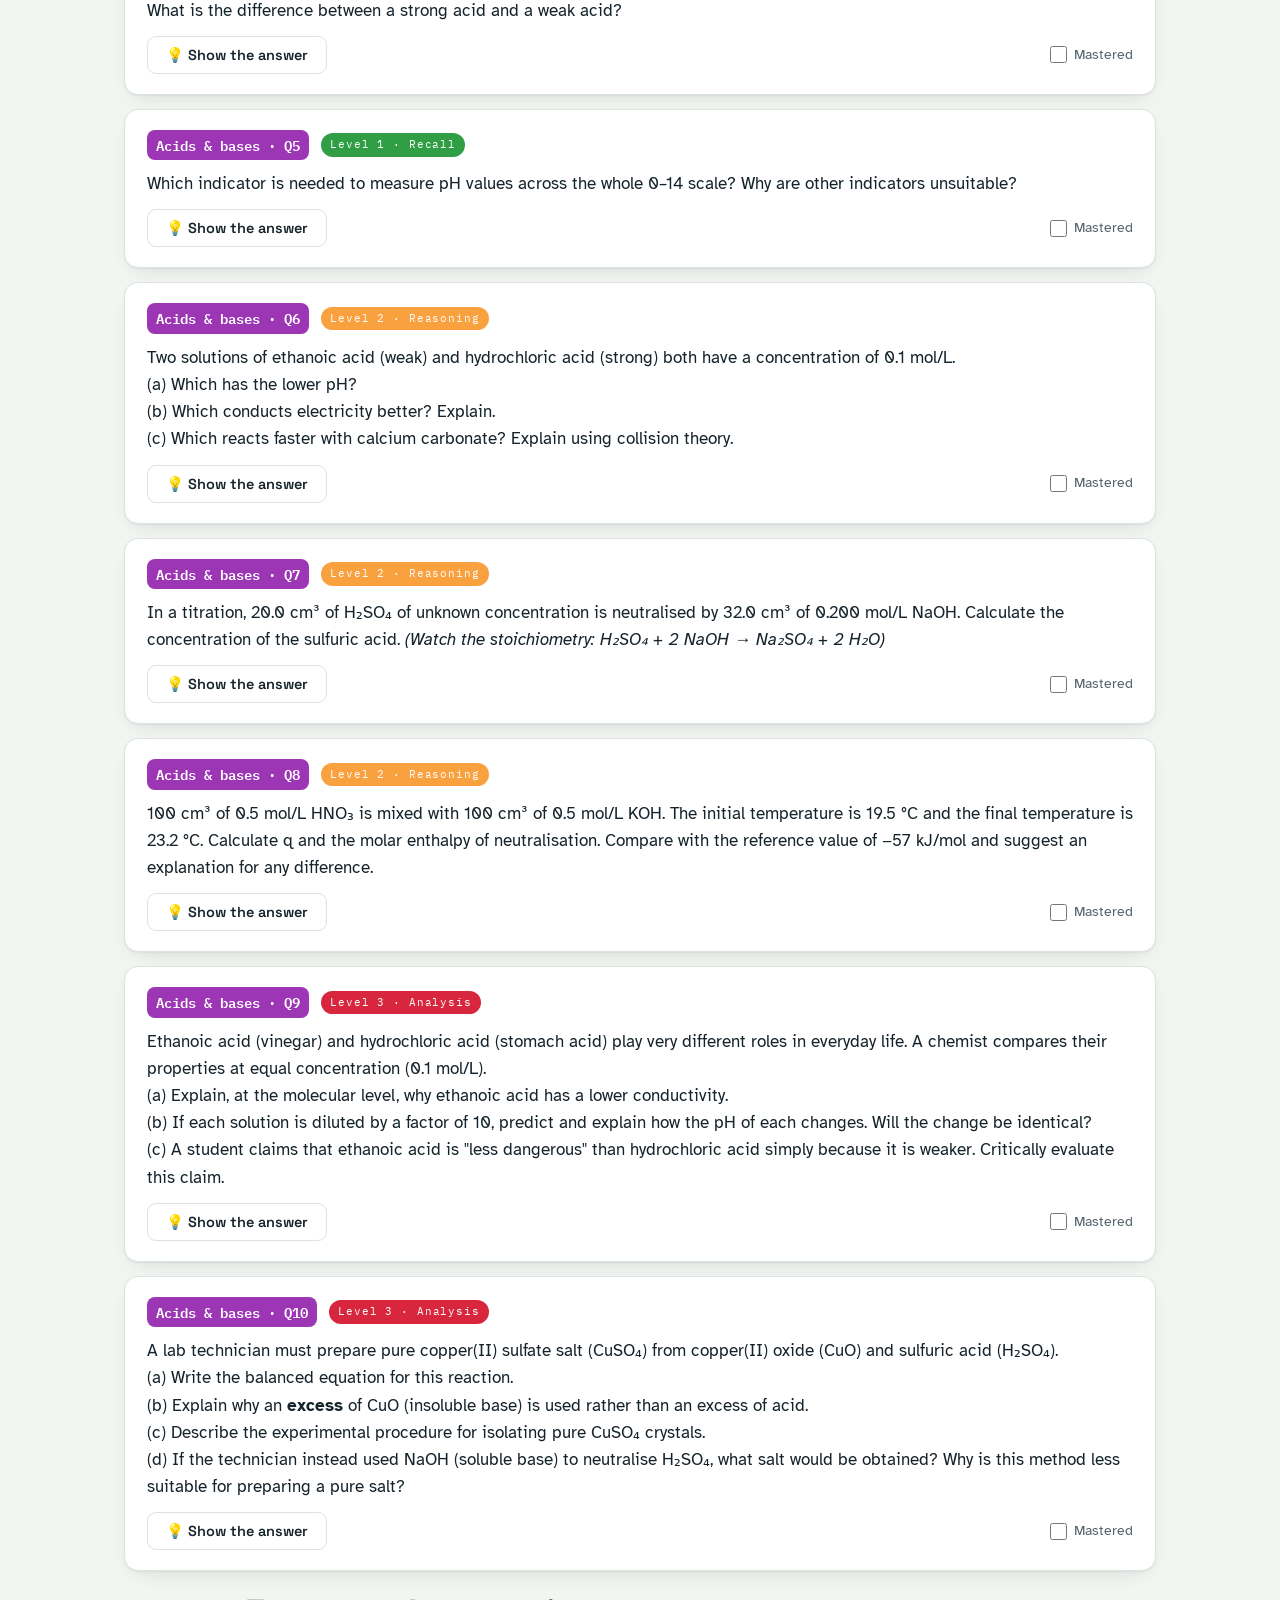
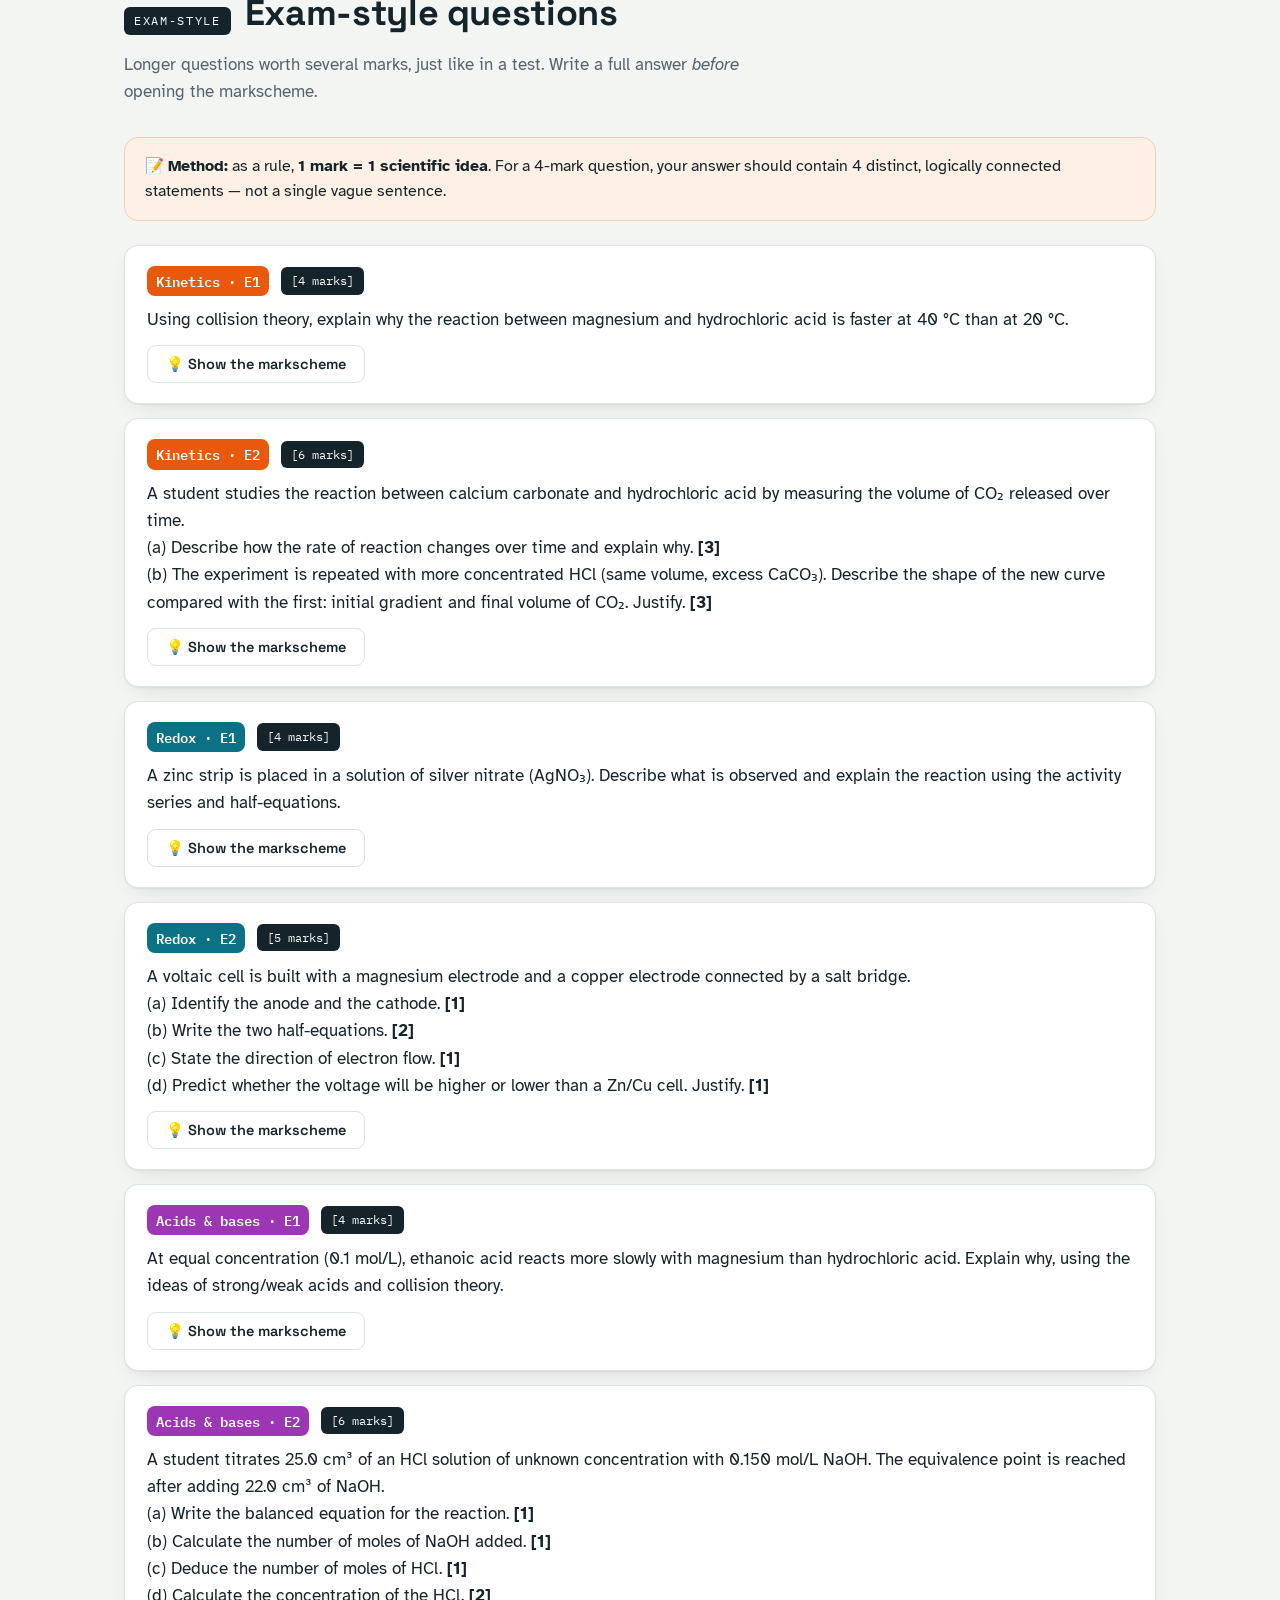
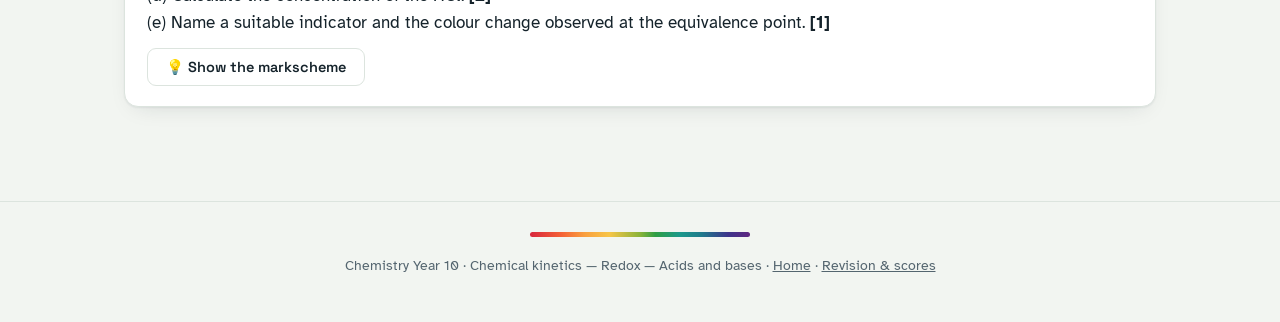
<file: en/revision.html>
<!DOCTYPE html>
<html lang="en">
<head>
<meta charset="UTF-8">
<meta name="viewport" content="width=device-width, initial-scale=1.0">
<title>Revision & scores — Chemistry Year 10</title>
<link rel="preconnect" href="https://fonts.googleapis.com">
<link href="https://fonts.googleapis.com/css2?family=Space+Grotesk:wght@400;500;600;700&family=Atkinson+Hyperlegible:ital,wght@0,400;0,700;1,400&family=IBM+Plex+Mono:wght@400;500;600&display=swap" rel="stylesheet">
<link rel="stylesheet" href="../style.css">
</head>
<body>
<header class="page-hero"><div class="ph-bar"></div></header>
<nav class="nav" aria-label="Navigation"><div class="nav-inner">
<a class="tab-btn" href="index.html">🏠 Home</a>
<a class="tab-btn" href="kinetics.html" style="--tab-color:var(--kin)">1 · Kinetics</a>
<a class="tab-btn" href="redox.html" style="--tab-color:var(--redox)">2 · Redox</a>
<a class="tab-btn" href="acids.html" style="--tab-color:var(--acid)">3 · Acids &amp; bases</a>
<a class="tab-btn" href="revision.html" style="--tab-color:var(--green)" aria-current="page">🎯 Revision</a>
<a class="lang-btn" href="../revision.html" title="Passer en français">🌐 FR</a>
</div></nav>
<main class="wrap">
<section class="panel"><div class="section-head"><span class="section-tag" style="background:var(--green)">Your progress</span><h2>Dashboard</h2></div><p class="section-intro">Each chapter combines three elements: the objectives you have ticked, your best quick-quiz score, and the practice questions you have mastered. Earn the 🥇 badge at 80%!</p><div class="dash-grid" id="dash"></div></section>
<section class="panel" id="panel-flash">
  <div class="section-head">
    <span class="section-tag" style="background:#F9A03F">Memorisation</span>
    <h2>Flashcards — key definitions</h2>
  </div>
  <p class="section-intro">Click the card to flip it. Say the definition out loud <em>before</em> checking — active recall is what makes you improve!</p>
  <div class="fc-stage">
    <div class="fc-card" id="fcCard" tabindex="0" role="button" aria-label="Revision card, click to flip">
      <div class="fc-face fc-front">
        <span class="fc-cat" id="fcCat">Kinetics</span>
        <div class="fc-term" id="fcTerm">Activation energy</div>
        <span class="fc-tap">click to flip ↻</span>
      </div>
      <div class="fc-face fc-back">
        <p id="fcDef">…</p>
      </div>
    </div>
  </div>
  <div class="fc-controls">
    <button class="btn" id="fcPrev" aria-label="Previous card">← Previous</button>
    <span class="fc-count" id="fcCount">1 / 15</span>
    <button class="btn" id="fcNext" aria-label="Next card">Next →</button>
    <button class="btn" id="fcShuffle" aria-label="Shuffle cards">🔀 Shuffle</button>
  </div>
</section>
<section class="panel" id="panel-train">
  <div class="section-head">
    <span class="section-tag" style="background:var(--green)">30 questions + answers</span>
    <h2>Practice</h2>
  </div>
  <p class="section-intro">Three levels: <strong>Level 1</strong> — recall and direct application · <strong>Level 2</strong> — reasoning and application · <strong>Level 3</strong> — unfamiliar contexts, analysis and extended response. Answer in writing before revealing the answer key, then tick off the questions you have mastered.</p>

  <div class="progress-wrap">
    <span class="progress-label"><strong id="progCount">0</strong> / 30 questions mastered <span id="progMsg"></span></span>
    <div class="progress-track"><div class="progress-fill" id="progFill"></div></div>
  </div>

  <div class="level-filter" role="group" aria-label="Filters">
    <button class="lv-btn on" data-fsec="all">All sections</button>
    <button class="lv-btn" data-fsec="kin">Kinetics</button>
    <button class="lv-btn" data-fsec="redox">Redox</button>
    <button class="lv-btn" data-fsec="acid">Acids &amp; bases</button>
    <span style="width:14px"></span>
    <button class="lv-btn on" data-flv="all">All levels</button>
    <button class="lv-btn" data-flv="1">Level 1</button>
    <button class="lv-btn" data-flv="2">Level 2</button>
    <button class="lv-btn" data-flv="3">Level 3</button>
  </div>

  <div id="qList"></div>
</section>
<section class="panel" style="--accent:var(--green)"><div class="section-head"><span class="section-tag" style="background:var(--ink)">Exam-style</span><h2>Exam-style questions</h2></div><p class="section-intro">Longer questions worth several marks, just like in a test. Write a full answer <em>before</em> opening the markscheme.</p><div class="tipbox">📝 <strong>Method:</strong> as a rule, <strong>1 mark = 1 scientific idea</strong>. For a 4-mark question, your answer should contain 4 distinct, logically connected statements — not a single vague sentence.</div><div class="q-card"><div class="q-top"><span class="q-num" style="background:var(--kin)">Kinetics · E1</span><span class="exam-marks">[4 marks]</span></div><div class="q-text">Using collision theory, explain why the reaction between magnesium and hydrochloric acid is faster at 40 °C than at 20 °C.</div><div class="q-actions"><button class="btn show-ms" data-show="Show the markscheme" data-hide="Hide the markscheme">💡 Show the markscheme</button></div><div class="answer"><span class="alab">Markscheme</span><ul class="ms"><li>At 40 °C, the particles have a higher average kinetic energy <strong>(1)</strong></li><li>They move faster → collisions between the H⁺ ions and the Mg atoms are more frequent <strong>(1)</strong></li><li>A greater proportion of particles have energy ≥ Eₐ <strong>(1)</strong></li><li>The proportion of successful collisions increases → the rate of reaction is higher <strong>(1)</strong></li></ul></div></div>
<div class="q-card"><div class="q-top"><span class="q-num" style="background:var(--kin)">Kinetics · E2</span><span class="exam-marks">[6 marks]</span></div><div class="q-text">A student studies the reaction between calcium carbonate and hydrochloric acid by measuring the volume of CO₂ released over time.<br>(a) Describe how the rate of reaction changes over time and explain why. <strong>[3]</strong><br>(b) The experiment is repeated with more concentrated HCl (same volume, excess CaCO₃). Describe the shape of the new curve compared with the first: initial gradient and final volume of CO₂. Justify. <strong>[3]</strong></div><div class="q-actions"><button class="btn show-ms" data-show="Show the markscheme" data-hide="Hide the markscheme">💡 Show the markscheme</button></div><div class="answer"><span class="alab">Markscheme</span><ul class="ms"><li>(a) The rate is greatest at the start (steepest gradient) <strong>(1)</strong></li><li>(a) It decreases over time because the HCl concentration decreases → fewer collisions <strong>(1)</strong></li><li>(a) The curve becomes horizontal: the reaction is finished (limiting reactant used up) <strong>(1)</strong></li><li>(b) Steeper initial gradient: more H⁺ ions per unit volume → more frequent collisions <strong>(1)</strong></li><li>(b) The reaction finishes sooner <strong>(1)</strong></li><li>(b) Larger final volume of CO₂ because more moles of HCl have reacted (HCl limiting) <strong>(1)</strong></li></ul></div></div>
<div class="q-card"><div class="q-top"><span class="q-num" style="background:var(--redox)">Redox · E1</span><span class="exam-marks">[4 marks]</span></div><div class="q-text">A zinc strip is placed in a solution of silver nitrate (AgNO₃). Describe what is observed and explain the reaction using the activity series and half-equations.</div><div class="q-actions"><button class="btn show-ms" data-show="Show the markscheme" data-hide="Hide the markscheme">💡 Show the markscheme</button></div><div class="answer"><span class="alab">Markscheme</span><ul class="ms"><li>Observation: a grey/silvery deposit forms on the zinc strip (metallic silver) <strong>(1)</strong></li><li>Zn is more reactive than Ag → Zn displaces Ag⁺ from its salt solution <strong>(1)</strong></li><li>Oxidation: Zn → Zn²⁺ + 2e⁻ <strong>(1)</strong></li><li>Reduction: 2 Ag⁺ + 2e⁻ → 2 Ag <strong>(1)</strong></li></ul></div></div>
<div class="q-card"><div class="q-top"><span class="q-num" style="background:var(--redox)">Redox · E2</span><span class="exam-marks">[5 marks]</span></div><div class="q-text">A voltaic cell is built with a magnesium electrode and a copper electrode connected by a salt bridge.<br>(a) Identify the anode and the cathode. <strong>[1]</strong><br>(b) Write the two half-equations. <strong>[2]</strong><br>(c) State the direction of electron flow. <strong>[1]</strong><br>(d) Predict whether the voltage will be higher or lower than a Zn/Cu cell. Justify. <strong>[1]</strong></div><div class="q-actions"><button class="btn show-ms" data-show="Show the markscheme" data-hide="Hide the markscheme">💡 Show the markscheme</button></div><div class="answer"><span class="alab">Markscheme</span><ul class="ms"><li>(a) Anode (−): Mg (the more reactive); Cathode (+): Cu <strong>(1)</strong></li><li>(b) Mg → Mg²⁺ + 2e⁻ <strong>(1)</strong></li><li>(b) Cu²⁺ + 2e⁻ → Cu <strong>(1)</strong></li><li>(c) The electrons flow from the anode (Mg) to the cathode (Cu) through the external circuit <strong>(1)</strong></li><li>(d) Higher voltage: the Mg/Cu reactivity difference is greater than Zn/Cu (≈ 2.7 V vs 1.1 V) <strong>(1)</strong></li></ul></div></div>
<div class="q-card"><div class="q-top"><span class="q-num" style="background:var(--acid)">Acids & bases · E1</span><span class="exam-marks">[4 marks]</span></div><div class="q-text">At equal concentration (0.1 mol/L), ethanoic acid reacts more slowly with magnesium than hydrochloric acid. Explain why, using the ideas of strong/weak acids and collision theory.</div><div class="q-actions"><button class="btn show-ms" data-show="Show the markscheme" data-hide="Hide the markscheme">💡 Show the markscheme</button></div><div class="answer"><span class="alab">Markscheme</span><ul class="ms"><li>Ethanoic acid is a weak acid: it dissociates partially into ions <strong>(1)</strong></li><li>HCl is a strong acid: complete dissociation → higher [H⁺] <strong>(1)</strong></li><li>With ethanoic acid, the H⁺ concentration is lower → less frequent H⁺/Mg collisions <strong>(1)</strong></li><li>Lower frequency of successful collisions → slower rate of reaction <strong>(1)</strong></li></ul></div></div>
<div class="q-card"><div class="q-top"><span class="q-num" style="background:var(--acid)">Acids & bases · E2</span><span class="exam-marks">[6 marks]</span></div><div class="q-text">A student titrates 25.0 cm³ of an HCl solution of unknown concentration with 0.150 mol/L NaOH. The equivalence point is reached after adding 22.0 cm³ of NaOH.<br>(a) Write the balanced equation for the reaction. <strong>[1]</strong><br>(b) Calculate the number of moles of NaOH added. <strong>[1]</strong><br>(c) Deduce the number of moles of HCl. <strong>[1]</strong><br>(d) Calculate the concentration of the HCl. <strong>[2]</strong><br>(e) Name a suitable indicator and the colour change observed at the equivalence point. <strong>[1]</strong></div><div class="q-actions"><button class="btn show-ms" data-show="Show the markscheme" data-hide="Hide the markscheme">💡 Show the markscheme</button></div><div class="answer"><span class="alab">Markscheme</span><ul class="ms"><li>(a) HCl + NaOH → NaCl + H₂O <strong>(1)</strong></li><li>(b) n(NaOH) = 0.150 × 0.0220 = 3.30 × 10⁻³ mol <strong>(1)</strong></li><li>(c) 1:1 reaction → n(HCl) = 3.30 × 10⁻³ mol <strong>(1)</strong></li><li>(d) C = n ÷ V = 3.30 × 10⁻³ ÷ 0.0250 <strong>(1)</strong> = <strong>0.132 mol/L</strong> <strong>(1)</strong></li><li>(e) E.g. phenolphthalein: colourless → pink (adding base to acid); any indicator with a sharp colour change accepted <strong>(1)</strong></li></ul></div></div>
</section>

</main>
<footer class="footer"><div class="ph-mini"></div><p>Chemistry Year 10 · Chemical kinetics — Redox — Acids and bases · <a href="index.html" style="color:var(--ink-soft)">Home</a> · <a href="revision.html" style="color:var(--ink-soft)">Revision &amp; scores</a></p></footer>
<script src="../app.js"></script>
<script>
/* == FLASHCARDS ===================== */
(function(){
  const CARDS=[
    {cat:'Kinetics',c:'var(--kin)',t:'Rate of reaction',d:'The change in the amount of a reactant or product per unit of time. On an amount/time graph, it is the gradient of the tangent.'},
    {cat:'Kinetics',c:'var(--kin)',t:'Collision theory',d:'For a reaction to occur, the particles must collide with sufficient energy AND with the correct orientation.'},
    {cat:'Kinetics',c:'var(--kin)',t:'Activation energy (Eₐ)',d:'The minimum energy the particles must have for a collision to lead to a chemical reaction.'},
    {cat:'Kinetics',c:'var(--kin)',t:'Catalyst',d:'A substance that increases the rate of a reaction by lowering the activation energy. It is not used up during the reaction.'},
    {cat:'Redox',c:'var(--redox)',t:'Oxidation',d:'Loss of electrons (the species is oxidised). OIL: Oxidation Is Loss.'},
    {cat:'Redox',c:'var(--redox)',t:'Reduction',d:'Gain of electrons (the species is reduced). RIG: Reduction Is Gain.'},
    {cat:'Redox',c:'var(--redox)',t:'Activity series',d:'Ranking of metals from most reactive to least reactive: K > Na > Ca > Mg > Al > Zn > Fe > Pb > (H) > Cu > Ag > Au.'},
    {cat:'Redox',c:'var(--redox)',t:'Salt bridge',d:'A tube containing an electrolyte solution (e.g. KNO₃) that allows ions to pass between the two half-cells to maintain electrical neutrality.'},
    {cat:'Redox',c:'var(--redox)',t:'q = mCΔT',d:'Heat released: mass of the solution (g) × specific heat capacity of water (4.18 J·g⁻¹·°C⁻¹) × temperature change (°C).'},
    {cat:'Acids & bases',c:'var(--acid)',t:'Brønsted-Lowry acid',d:'A chemical species able to donate a proton (H⁺) to another species.'},
    {cat:'Acids & bases',c:'var(--acid)',t:'Brønsted-Lowry base',d:'A chemical species able to accept a proton (H⁺).'},
    {cat:'Acids & bases',c:'var(--acid)',t:'Strong vs weak acid',d:'Strong: dissociates completely into ions in water (HCl, H₂SO₄, HNO₃). Weak: dissociates partially (CH₃COOH).'},
    {cat:'Acids & bases',c:'var(--acid)',t:'Neutralisation',d:'The reaction between an acid and a base producing a salt and water. At the equivalence point: n(acid) = n(base) according to the stoichiometry.'},
    {cat:'Acids & bases',c:'var(--acid)',t:'pH and [H⁺]',d:'The pH decreases by one unit for every tenfold increase in H⁺ concentration. pH < 7 acidic, pH = 7 neutral, pH > 7 basic.'},
    {cat:'Acids & bases',c:'var(--acid)',t:'ΔH of neutralisation',d:'ΔH = −q ÷ n (kJ/mol), where n = moles of the limiting reactant. Reference for strong acid + strong base: ≈ −57 kJ/mol.'}
  ];
  let order=CARDS.map((_,i)=>i),pos=0;
  const card=document.getElementById('fcCard');
  function show(){
    const c=CARDS[order[pos]];
    card.classList.remove('flipped');
    setTimeout(()=>{
      document.getElementById('fcCat').textContent=c.cat;
      document.getElementById('fcCat').style.background=c.c;
      document.getElementById('fcTerm').textContent=c.t;
      document.getElementById('fcDef').textContent=c.d;
      document.getElementById('fcCount').textContent=(pos+1)+' / '+CARDS.length;
    },card.classList.contains('flipped')?250:0);
  }
  card.addEventListener('click',()=>card.classList.toggle('flipped'));
  card.addEventListener('keydown',e=>{if(e.key==='Enter'||e.key===' '){e.preventDefault();card.classList.toggle('flipped');}});
  document.getElementById('fcNext').addEventListener('click',()=>{pos=(pos+1)%CARDS.length;show();});
  document.getElementById('fcPrev').addEventListener('click',()=>{pos=(pos-1+CARDS.length)%CARDS.length;show();});
  document.getElementById('fcShuffle').addEventListener('click',()=>{
    for(let i=order.length-1;i>0;i--){const j=Math.floor(Math.random()*(i+1));[order[i],order[j]]=[order[j],order[i]];}
    pos=0;show();
  });
  show();
})();


const Q=[
  {s:'kin',lv:1,n:1,q:`Give <strong>two</strong> methods of measuring the rate of a reaction that produces a gas.`,
   a:`Volume of gas produced / change in mass (any other valid example from the table accepted).`},
  {s:'kin',lv:1,n:2,q:`Complete the sentence: "For a collision to be successful, the particles must have an energy greater than or equal to ________ and the correct ________."`,
   a:`Activation energy (Eₐ); correct orientation.`},
  {s:'kin',lv:1,n:3,q:`Explain in one sentence why increasing the temperature increases the rate of reaction.`,
   a:`The particles have more kinetic energy, so they move faster and collide more frequently and with more energy.`},
  {s:'kin',lv:1,n:4,q:`What is a catalyst? Is it used up during the reaction?`,
   a:`A catalyst is a substance that increases the rate of reaction by lowering the activation energy. It is <strong>not</strong> used up.`},
  {s:'kin',lv:1,n:5,q:`On a graph of amount of product against time, what does a steeper gradient indicate?`,
   a:`A faster reaction (the amount of product increases faster per unit of time).`},
  {s:'kin',lv:2,n:6,q:`A reaction between marble chips (CaCO₃) and HCl is compared with the same reaction using powdered marble. Using collision theory, explain why the reaction with the powder is faster.`,
   a:`Powdered marble has a much greater surface area than marble chips. Only the particles at the surface can collide with the H⁺ ions. A greater surface area exposes more CaCO₃ particles, which increases the frequency of successful collisions and therefore the rate of reaction.`},
  {s:'kin',lv:2,n:7,q:`The table below shows the mass of a system (acid + calcium carbonate) over time. Calculate the average rate between 0 and 60 seconds, and between 60 and 120 seconds. What do you notice?
   <table><tr><th>Time (s)</th><th>Mass (g)</th></tr><tr><td>0</td><td>152.0</td></tr><tr><td>60</td><td>150.2</td></tr><tr><td>120</td><td>149.1</td></tr><tr><td>180</td><td>148.6</td></tr><tr><td>240</td><td>148.4</td></tr></table>`,
   a:`Average rate 0–60 s: (152.0 − 150.2) ÷ 60 = <strong>0.030 g/s</strong><br>Average rate 60–120 s: (150.2 − 149.1) ÷ 60 = <strong>0.018 g/s</strong><br>The rate <strong>decreases</strong> over time because the concentration of HCl decreases.`},
  {s:'kin',lv:2,n:8,q:`Draw an energy diagram for an <strong>exothermic</strong> reaction with and without a catalyst. Label the reactants, the products, Eₐ (with and without catalyst) and the enthalpy change ΔH.`,
   a:`Correct diagram with: reactants at a higher level than products (exothermic); peak representing Eₐ without catalyst; lower peak representing Eₐ with catalyst; negative ΔH clearly indicated. Reactant and product levels unchanged with/without catalyst. <em>(Compare with the interactive diagram in section 1.4!)</em>`},
  {s:'kin',lv:3,n:9,q:`A chemist studies the decomposition of hydrogen peroxide (H₂O₂) into water and oxygen. They observe that adding manganese dioxide (MnO₂) speeds up the reaction considerably. At the end of the experiment, the mass of MnO₂ is unchanged.<br>(a) What is the role of MnO₂ in this reaction? Justify with two arguments.<br>(b) Using collision theory and energy diagrams, explain why the rate is increased.<br>(c) If the experiment is repeated at 50 °C instead of 20 °C, what happens? Explain two distinct effects on the collisions.`,
   a:`<strong>(a)</strong> MnO₂ is a catalyst because: (1) the reaction is faster in its presence; (2) its mass is unchanged at the end of the reaction — it is not used up.<br><strong>(b)</strong> The catalyst lowers the Eₐ of the decomposition of H₂O₂. On the energy diagram, the peak is lower with MnO₂. A greater proportion of H₂O₂ molecules now have energy ≥ Eₐ → a greater proportion of successful collisions → faster reaction.<br><strong>(c)</strong> At 50 °C: (1) the molecules have more kinetic energy → more frequent collisions; (2) a greater fraction of the molecules exceed Eₐ → a greater proportion of successful collisions. Both effects increase the rate.`},
  {s:'kin',lv:3,n:10,q:`Two students are debating: one claims that doubling the concentration of a reactant always doubles the rate of reaction. The other says this is not necessarily true. Who is right? Justify your answer using collision theory.`,
   a:`Both students are partly right. In simple collision theory, doubling the concentration approximately doubles the frequency of collisions, which <strong>can</strong> double the rate. However, in practice, the relationship between concentration and rate (the rate law) depends on the mechanism of the reaction, which can be more complex. For the purposes of this course, increasing the concentration increases collision frequency and therefore the rate, but the exact relationship is not always linear.`},
  {s:'redox',lv:1,n:1,q:`Define oxidation and reduction in terms of electron transfer.`,
   a:`Oxidation = loss of electrons; Reduction = gain of electrons.`},
  {s:'redox',lv:1,n:2,q:`Rank the following metals from most reactive to least reactive: Cu, Mg, Fe, Na, Zn.`,
   a:`Na &gt; Mg &gt; Zn &gt; Fe &gt; Cu`},
  {s:'redox',lv:1,n:3,q:`Does magnesium react with cold water? And with hydrochloric acid? Justify.`,
   a:`Mg does not react with cold water (very slow reaction) but reacts vigorously with HCl (more reactive than hydrogen in the series).`},
  {s:'redox',lv:1,n:4,q:`In the half-equation: Al → Al³⁺ + 3e⁻, is aluminium oxidised or reduced?`,
   a:`Oxidised (it loses 3 electrons).`},
  {s:'redox',lv:1,n:5,q:`What is a salt bridge in a voltaic cell? What is its role?`,
   a:`The salt bridge is a tube containing an electrolyte solution (e.g. KNO₃). It allows ions to pass between the two half-cells to maintain electrical neutrality and complete the circuit.`},
  {s:'redox',lv:2,n:6,q:`A copper strip is placed in a solution of silver nitrate (AgNO₃). Do we predict a reaction? If so, write the overall equation and the half-equations. Justify your answer using the activity series.`,
   a:`Yes, a reaction occurs: Cu is more reactive than Ag, so Cu can displace Ag⁺.
   <div class="eq">Cu(s) + 2 AgNO₃(aq) → Cu(NO₃)₂(aq) + 2 Ag(s)</div>
   <div class="eq">Cu → Cu²⁺ + 2e⁻</div><div class="eq">2 Ag⁺ + 2e⁻ → 2 Ag</div>`},
  {s:'redox',lv:2,n:7,q:`In an experiment, 100 cm³ of 1 mol/L copper(II) sulfate solution is mixed with an excess of magnesium powder. The initial temperature is 20.0 °C.<br>(a) Predict whether a reaction occurs. Justify.<br>(b) If ΔT = 22.6 °C, calculate the heat released. (density ≈ 1 g/cm³)<br>(c) Compare this result qualitatively with the same experiment using zinc. Explain.`,
   a:`<strong>(a)</strong> Yes, Mg is more reactive than Cu → Mg displaces Cu²⁺.<br><strong>(b)</strong> m = 100 g, ΔT = 22.6 °C → q = 100 × 4.18 × 22.6 = <strong>9446.8 J ≈ 9.45 kJ</strong><br><strong>(c)</strong> The heat released with Mg will be greater than with Zn, because the difference in reactivity between Mg and Cu is larger → a more exothermic reaction.`},
  {s:'redox',lv:2,n:8,q:`Explain how the voltage of a voltaic cell can be used to deduce the reactivity order of three unknown metals A, B, C from experimental measurements.`,
   a:`Build cells A/B, A/C and B/C. The metal that consistently forms the anode (positive voltage) is the most reactive. By comparing the voltages: a higher voltage for A/C than A/B suggests that the A/C reactivity difference &gt; A/B, so C is less reactive than B. The order A &gt; B &gt; C (or according to the data) can then be established.`},
  {s:'redox',lv:3,n:9,q:`The extraction of aluminium (Al) and iron (Fe) from their ores is compared.<br>(a) Explain why aluminium is extracted by electrolysis and not by reduction with carbon.<br>(b) Write a half-equation for the reduction of the Fe³⁺ ion to Fe.<br>(c) The extraction of aluminium uses far more energy than that of iron. Suggest one chemical and one economic explanation.`,
   a:`<strong>(a)</strong> Aluminium is more reactive than carbon → it cannot be reduced by carbon. Electrolysis supplies electrons directly to reduce Al³⁺.<br><strong>(b)</strong> <span class="eq inlineblock">Fe³⁺ + 3e⁻ → Fe</span><br><strong>(c)</strong> Chemical explanation: Al³⁺ holds its electrons very strongly and requires a lot of energy to be reduced. Economic explanation: electrolysis requires enormous amounts of electricity, which makes production expensive. In contrast, the reduction of iron by coke in a blast furnace is thermally accessible.`},
  {s:'redox',lv:3,n:10,q:`A student builds three cells: Mg/Zn (2.0 V), Mg/Fe (1.9 V) and Zn/Fe (0.3 V).<br>(a) Are these data consistent with the activity series? Explain.<br>(b) Identify the anode and the cathode in the Zn/Fe cell.<br>(c) If the zinc sulfate solution were replaced with a more concentrated one, what effect would you expect on the voltage and why?`,
   a:`<strong>(a)</strong> Yes, consistent: Mg &gt; Zn &gt; Fe in the series. The Mg/Zn cell (2.0 V) &gt; Mg/Fe (1.9 V) — the higher Mg/Zn voltage suggests Zn is slightly less reactive than Fe, which matches. The Zn/Fe cell (0.3 V) is the weakest because Zn and Fe are close in the series.<br><strong>(b)</strong> Anode (−): Zn (more reactive, oxidised); Cathode (+): Fe (reduced).<br><strong>(c)</strong> A higher concentration of Zn²⁺ ions tends to disfavour the oxidation of zinc (Le Chatelier's principle), which could slightly reduce the voltage. In practice, the effect is generally small for small changes in concentration.`},
  {s:'acid',lv:1,n:1,q:`Define an acid and a base according to Brønsted-Lowry.`,
   a:`Acid: donates a proton (H⁺); Base: accepts a proton (H⁺).`},
  {s:'acid',lv:1,n:2,q:`Give <strong>two</strong> examples of alkalis and <strong>two</strong> examples of insoluble bases.`,
   a:`Alkalis: NaOH, Ca(OH)₂ (or KOH, NH₃); Insoluble bases: CaCO₃, ZnO (or Fe₂O₃, CuO).`},
  {s:'acid',lv:1,n:3,q:`What gas is produced when an acid reacts with a metal? And with a carbonate?`,
   a:`Acid + metal → H₂ (hydrogen); Acid + carbonate → CO₂.`},
  {s:'acid',lv:1,n:4,q:`What is the difference between a strong acid and a weak acid?`,
   a:`A strong acid dissociates completely into ions in water; a weak acid dissociates partially.`},
  {s:'acid',lv:1,n:5,q:`Which indicator is needed to measure pH values across the whole 0–14 scale? Why are other indicators unsuitable?`,
   a:`Universal indicator — the other indicators (e.g. phenolphthalein, litmus) only change colour around one specific point and cannot distinguish the different pH values across the whole scale.`},
  {s:'acid',lv:2,n:6,q:`Two solutions of ethanoic acid (weak) and hydrochloric acid (strong) both have a concentration of 0.1 mol/L.<br>(a) Which has the lower pH?<br>(b) Which conducts electricity better? Explain.<br>(c) Which reacts faster with calcium carbonate? Explain using collision theory.`,
   a:`<strong>(a)</strong> Hydrochloric acid (strong) has the lower pH.<br><strong>(b)</strong> HCl conducts better because it is fully dissociated → more H⁺ and Cl⁻ ions in solution → more charge carriers.<br><strong>(c)</strong> HCl reacts faster with CaCO₃ because its H⁺ concentration is higher (complete dissociation) → greater collision frequency between H⁺ and CO₃²⁻.`},
  {s:'acid',lv:2,n:7,q:`In a titration, 20.0 cm³ of H₂SO₄ of unknown concentration is neutralised by 32.0 cm³ of 0.200 mol/L NaOH. Calculate the concentration of the sulfuric acid. <em>(Watch the stoichiometry: H₂SO₄ + 2 NaOH → Na₂SO₄ + 2 H₂O)</em>`,
   a:`n(NaOH) = 0.200 × 0.032 = 6.4 × 10⁻³ mol<br>Reaction: H₂SO₄ + 2 NaOH → Na₂SO₄ + 2 H₂O<br>n(H₂SO₄) = 6.4 × 10⁻³ ÷ 2 = 3.2 × 10⁻³ mol<br>C(H₂SO₄) = 3.2 × 10⁻³ ÷ 0.020 = <strong>0.160 mol/L</strong>`},
  {s:'acid',lv:2,n:8,q:`100 cm³ of 0.5 mol/L HNO₃ is mixed with 100 cm³ of 0.5 mol/L KOH. The initial temperature is 19.5 °C and the final temperature is 23.2 °C. Calculate q and the molar enthalpy of neutralisation. Compare with the reference value of −57 kJ/mol and suggest an explanation for any difference.`,
   a:`m = 200 g, ΔT = 3.7 °C<br>q = 200 × 4.18 × 3.7 = <strong>3093.2 J ≈ 3.09 kJ</strong><br>n(HNO₃) = 0.1 L × 0.5 mol/L = 0.05 mol<br>ΔH = −3.09 ÷ 0.05 = <strong>−61.8 kJ/mol</strong><br>Slightly different from −57 kJ/mol. Possible reasons: heat losses to the surroundings, simplified density assumption, heat capacity of the solution slightly different from pure water.`},
  {s:'acid',lv:3,n:9,q:`Ethanoic acid (vinegar) and hydrochloric acid (stomach acid) play very different roles in everyday life. A chemist compares their properties at equal concentration (0.1 mol/L).<br>(a) Explain, at the molecular level, why ethanoic acid has a lower conductivity.<br>(b) If each solution is diluted by a factor of 10, predict and explain how the pH of each changes. Will the change be identical?<br>(c) A student claims that ethanoic acid is "less dangerous" than hydrochloric acid simply because it is weaker. Critically evaluate this claim.`,
   a:`<strong>(a)</strong> Ethanoic acid (CH₃COOH) is weak: only a small fraction of the molecules dissociate into CH₃COO⁻ and H⁺ ions. Fewer ions in solution → fewer charge carriers → lower conductivity.<br><strong>(b)</strong> For HCl (strong): a ×10 dilution decreases [H⁺] by a factor of 10 → pH increases by about 1 unit. For CH₃COOH (weak): dilution causes more dissociation (equilibrium shifts) → the pH change is less predictable and less than one unit. The changes are <strong>not</strong> identical.<br><strong>(c)</strong> The claim is simplistic. A concentrated weak acid can be very corrosive. Chemical strength is only one factor among others: concentration, reactivity with biological tissue, volatility and the context of exposure all matter. Concentrated ethanoic acid (glacial acetic acid) is dangerous.`},
  {s:'acid',lv:3,n:10,q:`A lab technician must prepare pure copper(II) sulfate salt (CuSO₄) from copper(II) oxide (CuO) and sulfuric acid (H₂SO₄).<br>(a) Write the balanced equation for this reaction.<br>(b) Explain why an <strong>excess</strong> of CuO (insoluble base) is used rather than an excess of acid.<br>(c) Describe the experimental procedure for isolating pure CuSO₄ crystals.<br>(d) If the technician instead used NaOH (soluble base) to neutralise H₂SO₄, what salt would be obtained? Why is this method less suitable for preparing a pure salt?`,
   a:`<strong>(a)</strong> <span class="eq inlineblock">CuO + H₂SO₄ → CuSO₄ + H₂O</span><br><strong>(b)</strong> An excess of CuO (insoluble base) is used to make sure all the acid is used up. The excess CuO can simply be filtered off (it does not dissolve in water). With an excess of acid, H₂SO₄ would remain in the final solution and contaminate the salt.<br><strong>(c)</strong> Procedure: (1) add excess CuO to warm H₂SO₄; (2) filter off the excess CuO; (3) gently evaporate the solution to concentrate it; (4) leave to cool → crystallisation; (5) filter and dry the crystals.<br><strong>(d)</strong> Na₂SO₄ (sodium sulfate) would be obtained. This method is less suitable because NaOH is soluble: any excess base cannot be filtered off, and it is difficult to add exactly the stoichiometric amount without a precise titration.`}
  ];
(function(){
  const SEC={kin:{name:'Kinetics',color:'var(--kin)'},redox:{name:'Redox',color:'var(--redox)'},acid:{name:'Acids & bases',color:'var(--acid)'}};
  const LV_LABEL={1:'Level 1 · Recall',2:'Level 2 · Reasoning',3:'Level 3 · Analysis'};
  const LV_COLOR={1:'#2F9E44',2:'#F9A03F',3:'#D7263D'};
  const SHOW='💡 Show the answer',HIDE='🙈 Hide the answer';
  const list=document.getElementById('qList');
  let fsec='all',flv='all';
  const mastered=new Set(Store.get('mastered',[]));
  Q.forEach((it)=>{
    const qid=it.s+'-'+it.n;
    const card=document.createElement('div');card.className='q-card';
    card.dataset.s=it.s;card.dataset.lv=it.lv;
    card.innerHTML=`
      <div class="q-top">
        <span class="q-num" style="background:${SEC[it.s].color}">${SEC[it.s].name} · Q${it.n}</span>
        <span class="pill" style="background:${LV_COLOR[it.lv]};align-self:center">${LV_LABEL[it.lv]}</span>
      </div>
      <div class="q-text">${it.q}</div>
      <div class="q-actions">
        <button class="btn show-a">${SHOW}</button>
        <label class="mastered"><input type="checkbox" ${mastered.has(qid)?'checked':''}>Mastered</label>
      </div>
      <div class="answer"><span class="alab">Answer key</span>${it.a}</div>`;
    const btn=card.querySelector('.show-a'),ans=card.querySelector('.answer');
    btn.addEventListener('click',()=>{btn.textContent=ans.classList.toggle('show')?HIDE:SHOW;});
    card.querySelector('input').addEventListener('change',e=>{
      e.target.checked?mastered.add(qid):mastered.delete(qid);
      Store.set('mastered',[...mastered]);updateProgress();renderDash('dash');
    });
    list.appendChild(card);
  });
  function updateProgress(){
    const n=mastered.size;
    document.getElementById('progCount').textContent=n;
    document.getElementById('progFill').style.width=(n/Q.length*100)+'%';
    document.getElementById('progMsg').textContent=n===Q.length?'— 🎉 Well done, everything mastered!':n>=20?'— excellent pace 💪':n>=10?'— good work, keep going!':'';
  }
  function applyFilters(){
    [...list.children].forEach(c=>{
      c.style.display=((fsec==='all'||c.dataset.s===fsec)&&(flv==='all'||c.dataset.lv===flv))?'':'none';});
  }
  document.querySelectorAll('[data-fsec]').forEach(b=>b.addEventListener('click',()=>{
    fsec=b.dataset.fsec;document.querySelectorAll('[data-fsec]').forEach(x=>x.classList.toggle('on',x===b));applyFilters();}));
  document.querySelectorAll('[data-flv]').forEach(b=>b.addEventListener('click',()=>{
    flv=b.dataset.flv;document.querySelectorAll('[data-flv]').forEach(x=>x.classList.toggle('on',x===b));applyFilters();}));
  updateProgress();
  const p=new URLSearchParams(location.search);
  if(p.get('lv')){const b=document.querySelector(`[data-flv="${p.get('lv')}"]`);if(b)b.click();}
  if(p.get('sec')){const b=document.querySelector(`[data-fsec="${p.get('sec')}"]`);if(b)b.click();}
})();
document.querySelectorAll('.show-ms').forEach(b=>b.addEventListener('click',()=>{
  const a=b.closest('.q-card').querySelector('.answer');
  const on=a.classList.toggle('show');
  b.textContent='💡 '+(on?b.dataset.hide:b.dataset.show);
}));
</script>
</body>
</html>
</file>
<file: style.css>
:root{
  --paper:#F2F5F1;
  --card:#FFFFFF;
  --ink:#15232B;
  --ink-soft:#54656F;
  --line:#DCE4DE;
  --deep:#0F1F28;
  --deep2:#16303B;
  --kin:#E8590C;  --kin-soft:#FFF0E6;  --kin-deep:#B83E00;
  --redox:#0B7285; --redox-soft:#E3FAFC; --redox-deep:#095C6B; --copper:#C2762B;
  --acid:#9C36B5; --acid-soft:#F9EBFD; --acid-deep:#7B2A8F;
  --green:#2F9E44; --green-soft:#E9FAEC;
  --indicator:linear-gradient(90deg,#D7263D 0%,#F46036 14%,#F9A03F 25%,#F7C548 36%,#8AB339 50%,#2F9E44 57%,#1B998B 68%,#1F7A8C 78%,#3D348B 90%,#5F2680 100%);
  --shadow:0 1px 2px rgba(21,35,43,.06),0 8px 24px -12px rgba(21,35,43,.18);
  --radius:14px;
  --font-display:'Space Grotesk',sans-serif;
  --font-body:'Atkinson Hyperlegible',sans-serif;
  --font-mono:'IBM Plex Mono',monospace;
}
*{margin:0;padding:0;box-sizing:border-box}
html{scroll-behavior:smooth}
body{font-family:var(--font-body);background:var(--paper);color:var(--ink);font-size:17px;line-height:1.6}
::selection{background:#FFE3CF}

/* ---------- HERO ---------- */
.hero{background:var(--deep);color:#EAF2EE;position:relative;overflow:hidden}
.hero canvas{position:absolute;inset:0;width:100%;height:100%;display:block}
.hero-inner{position:relative;max-width:1080px;margin:0 auto;padding:64px 24px 56px;z-index:2}
.hero-eyebrow{font-family:var(--font-mono);font-size:13px;letter-spacing:.18em;text-transform:uppercase;color:#9DBCAF;margin-bottom:14px}
.hero h1{font-family:var(--font-display);font-weight:700;font-size:clamp(34px,5.4vw,58px);line-height:1.04;letter-spacing:-.015em}
.hero h1 .accent{color:#F9A03F}
.hero-sub{margin-top:18px;max-width:560px;color:#B9CCC3;font-size:17px}
.hero-chips{display:flex;flex-wrap:wrap;gap:10px;margin-top:28px}
.hero-chip{font-family:var(--font-mono);font-size:13px;padding:7px 14px;border-radius:999px;border:1px solid rgba(255,255,255,.22);cursor:pointer;color:#EAF2EE;background:rgba(255,255,255,.05);transition:.2s;backdrop-filter:blur(2px)}
.hero-chip:hover{transform:translateY(-2px)}
.hero-chip .dot{display:inline-block;width:9px;height:9px;border-radius:50%;margin-right:8px;vertical-align:1px}
.ph-bar{height:7px;background:var(--indicator)}

/* ---------- NAV ---------- */
.nav{position:sticky;top:0;z-index:50;background:rgba(242,245,241,.92);backdrop-filter:blur(10px);border-bottom:1px solid var(--line)}
.nav-inner{max-width:1080px;margin:0 auto;padding:0 16px;display:flex;gap:4px;overflow-x:auto;scrollbar-width:none}
.nav-inner::-webkit-scrollbar{display:none}
.tab-btn{font-family:var(--font-display);font-weight:600;font-size:15px;padding:16px 16px 13px;border:none;background:none;color:var(--ink-soft);cursor:pointer;border-bottom:3px solid transparent;white-space:nowrap;transition:color .15s}
.tab-btn:hover{color:var(--ink)}
.tab-btn[aria-selected="true"]{color:var(--ink);border-bottom-color:var(--tab-color,var(--ink))}
.tab-btn:focus-visible{outline:2px solid var(--ink);outline-offset:-2px;border-radius:6px}

/* ---------- LAYOUT ---------- */
.wrap{max-width:1080px;margin:0 auto;padding:40px 24px 80px}
.panel{display:block;animation:fadeUp .35s ease}

@keyframes fadeUp{from{opacity:0;transform:translateY(10px)}to{opacity:1;transform:none}}
@media (prefers-reduced-motion:reduce){*{animation:none!important;transition:none!important;scroll-behavior:auto!important}}

.section-head{display:flex;align-items:baseline;gap:14px;margin-bottom:8px;flex-wrap:wrap}
.section-head h2{font-family:var(--font-display);font-size:clamp(26px,3.4vw,36px);font-weight:700;letter-spacing:-.01em}
.section-tag{font-family:var(--font-mono);font-size:12px;letter-spacing:.14em;text-transform:uppercase;padding:4px 10px;border-radius:6px;color:#fff}
.section-intro{color:var(--ink-soft);max-width:640px;margin-bottom:32px}

h3.block-title{font-family:var(--font-display);font-size:21px;font-weight:600;margin:42px 0 14px;display:flex;align-items:center;gap:10px}
h3.block-title .num{font-family:var(--font-mono);font-size:13px;font-weight:500;color:#fff;border-radius:7px;padding:3px 8px}

.card{background:var(--card);border:1px solid var(--line);border-radius:var(--radius);padding:24px 26px;box-shadow:var(--shadow);margin-bottom:18px}
.card h4{font-family:var(--font-display);font-size:17px;font-weight:600;margin-bottom:8px}
.card p{margin-bottom:10px}
.card p:last-child{margin-bottom:0}
.grid-2{display:grid;grid-template-columns:1fr 1fr;gap:18px}
@media(max-width:760px){.grid-2{grid-template-columns:1fr}}

.deftag{display:inline-block;font-family:var(--font-mono);font-size:11px;letter-spacing:.12em;text-transform:uppercase;padding:3px 9px;border-radius:5px;margin-bottom:10px}
.definition{border-left:4px solid var(--accent,var(--ink));background:var(--accent-soft,#fff)}
.definition strong{color:var(--accent-deep,var(--ink))}

table{width:100%;border-collapse:collapse;font-size:15.5px;margin:8px 0}
th{font-family:var(--font-display);font-weight:600;text-align:left;padding:9px 12px;border-bottom:2px solid var(--ink);font-size:14.5px}
td{padding:9px 12px;border-bottom:1px solid var(--line);vertical-align:top}
tr:last-child td{border-bottom:none}
.eq{font-family:var(--font-mono);font-size:15px;background:#F6F8F5;border:1px solid var(--line);border-radius:9px;padding:10px 16px;margin:10px 0;overflow-x:auto;white-space:nowrap;text-align:center}
.eq.inlineblock{display:inline-block;margin:4px 6px 4px 0}
code.chem{font-family:var(--font-mono);font-size:.93em;background:#F0F3EF;padding:1px 6px;border-radius:5px}
.mnemonic{display:flex;gap:14px;align-items:center;background:var(--deep);color:#EAF2EE;border-radius:var(--radius);padding:18px 22px;margin:14px 0}
.mnemonic .big{font-family:var(--font-display);font-weight:700;font-size:26px;letter-spacing:.02em;color:#F9A03F}

/* ---------- INTERACTIVE WIDGETS ---------- */
.widget{background:var(--deep);color:#E6EFEA;border-radius:var(--radius);padding:24px 26px;margin:18px 0;box-shadow:var(--shadow)}
.widget h4{font-family:var(--font-display);font-size:18px;font-weight:600;color:#fff;margin-bottom:4px}
.widget .hint{font-size:14.5px;color:#9DB3AA;margin-bottom:16px}
.widget label{font-family:var(--font-mono);font-size:12.5px;letter-spacing:.06em;color:#AFC6BC;display:block;margin-bottom:5px}
.controls{display:flex;gap:22px;flex-wrap:wrap;margin-bottom:14px}
.control{flex:1;min-width:180px}
input[type=range]{width:100%;accent-color:#F9A03F;height:26px}
.widget .readout{font-family:var(--font-mono);font-size:14px;color:#fff}
.sim-canvas{width:100%;height:240px;border-radius:10px;background:#0A171E;display:block}
.stat-row{display:flex;gap:14px;flex-wrap:wrap;margin-top:14px}
.stat{flex:1;min-width:140px;background:rgba(255,255,255,.06);border:1px solid rgba(255,255,255,.12);border-radius:10px;padding:10px 14px}
.stat .lab{font-family:var(--font-mono);font-size:11px;letter-spacing:.1em;text-transform:uppercase;color:#93ABA1}
.stat .val{font-family:var(--font-display);font-size:23px;font-weight:700;color:#F9A03F}
.btn{font-family:var(--font-display);font-weight:600;font-size:14.5px;padding:9px 18px;border-radius:9px;border:1px solid var(--line);background:#fff;color:var(--ink);cursor:pointer;transition:.15s}
.btn:hover{transform:translateY(-1px);box-shadow:var(--shadow)}
.btn:focus-visible{outline:2px solid var(--ink);outline-offset:2px}
.btn.dark{background:rgba(255,255,255,.1);border-color:rgba(255,255,255,.25);color:#fff}
.btn.toggled{background:#F9A03F;border-color:#F9A03F;color:#15232B}
svg text{font-family:var(--font-mono)}

/* metal chips */
.metal-row{display:flex;flex-wrap:wrap;gap:8px;margin:12px 0 4px}
.metal{font-family:var(--font-mono);font-size:14.5px;font-weight:600;padding:8px 13px;border-radius:9px;border:1.5px solid rgba(255,255,255,.25);background:rgba(255,255,255,.05);color:#fff;cursor:pointer;transition:.15s}
.metal:hover{transform:translateY(-2px)}
.metal.sel{background:var(--copper);border-color:var(--copper);color:#fff}
.metal.sel.second{background:#1B998B;border-color:#1B998B}
.metal:disabled{opacity:.35;cursor:default}
.cell-result{margin-top:16px;background:rgba(255,255,255,.06);border:1px solid rgba(255,255,255,.14);border-radius:10px;padding:16px 18px;font-size:15.5px}
.cell-result .eq{background:rgba(255,255,255,.07);border-color:rgba(255,255,255,.15);color:#fff}
.volt{font-family:var(--font-display);font-size:30px;font-weight:700;color:#F9A03F}

/* calculator */
.calc-grid{display:grid;grid-template-columns:repeat(auto-fit,minmax(150px,1fr));gap:14px;margin-bottom:14px}
.calc-grid input{width:100%;font-family:var(--font-mono);font-size:16px;padding:9px 12px;border-radius:9px;border:1px solid rgba(255,255,255,.25);background:rgba(255,255,255,.07);color:#fff}
.calc-grid input:focus{outline:2px solid #F9A03F;border-color:transparent}

/* pH explorer */
.ph-strip{height:34px;border-radius:9px;background:var(--indicator);position:relative;margin:18px 0 6px}
.ph-cursor{position:absolute;top:-7px;width:4px;height:48px;background:#fff;border-radius:3px;box-shadow:0 0 0 1.5px rgba(0,0,0,.4);transform:translateX(-50%);transition:left .1s}
.ph-scale{display:flex;justify-content:space-between;font-family:var(--font-mono);font-size:11.5px;color:#93ABA1;padding:0 2px}
.ph-readout{display:flex;gap:14px;flex-wrap:wrap;margin-top:16px;align-items:stretch}
.ph-big{font-family:var(--font-display);font-size:46px;font-weight:700;line-height:1}
.dilute-btns{display:flex;gap:10px;margin-top:12px;flex-wrap:wrap}

/* worked examples + questions */
details.ex{background:var(--card);border:1px solid var(--line);border-radius:var(--radius);margin-bottom:12px;box-shadow:var(--shadow);overflow:hidden}
details.ex summary{cursor:pointer;padding:16px 22px;font-family:var(--font-display);font-weight:600;font-size:16px;list-style:none;display:flex;align-items:center;gap:12px;transition:background .15s}
details.ex summary::-webkit-details-marker{display:none}
details.ex summary:hover{background:#FAFBF9}
details.ex summary .chev{margin-left:auto;transition:transform .2s;color:var(--ink-soft);flex-shrink:0}
details.ex[open] summary .chev{transform:rotate(180deg)}
details.ex .ex-body{padding:4px 22px 20px;border-top:1px dashed var(--line)}
.pill{font-family:var(--font-mono);font-size:11px;letter-spacing:.08em;padding:3px 9px;border-radius:999px;color:#fff;flex-shrink:0}

.level-filter{display:flex;gap:8px;flex-wrap:wrap;margin:18px 0}
.lv-btn{font-family:var(--font-mono);font-size:13px;padding:7px 14px;border-radius:999px;border:1.5px solid var(--line);background:#fff;cursor:pointer;color:var(--ink-soft);transition:.15s}
.lv-btn.on{background:var(--ink);border-color:var(--ink);color:#fff}
.q-card{background:var(--card);border:1px solid var(--line);border-radius:var(--radius);padding:20px 22px;margin-bottom:14px;box-shadow:var(--shadow)}
.q-top{display:flex;align-items:flex-start;gap:12px;margin-bottom:10px}
.q-num{font-family:var(--font-mono);font-weight:600;font-size:14px;color:#fff;border-radius:8px;padding:4px 9px;flex-shrink:0}
.q-text{flex:1}
.q-text table{font-size:14.5px;max-width:420px}
.q-actions{display:flex;gap:10px;align-items:center;margin-top:12px;flex-wrap:wrap}
.answer{display:none;margin-top:14px;padding:16px 18px;border-radius:10px;background:var(--green-soft);border:1px solid #C3E9CB;font-size:15.5px}
.answer.show{display:block;animation:fadeUp .25s ease}
.answer .alab{font-family:var(--font-mono);font-size:11px;letter-spacing:.12em;text-transform:uppercase;color:var(--green);display:block;margin-bottom:6px}
.mastered{display:flex;align-items:center;gap:7px;font-size:14px;color:var(--ink-soft);cursor:pointer;margin-left:auto;user-select:none}
.mastered input{accent-color:var(--green);width:17px;height:17px;cursor:pointer}
.progress-wrap{position:sticky;top:54px;z-index:40;background:var(--card);border:1px solid var(--line);border-radius:var(--radius);padding:14px 20px;box-shadow:var(--shadow);margin-bottom:22px}
.progress-track{height:10px;border-radius:6px;background:#EAEFEA;overflow:hidden;margin-top:8px}
.progress-fill{height:100%;width:0%;border-radius:6px;background:linear-gradient(90deg,#F9A03F,#2F9E44);transition:width .4s ease}
.progress-label{font-family:var(--font-mono);font-size:13px;color:var(--ink-soft)}

/* flashcards */
.fc-stage{perspective:1400px;max-width:560px;margin:24px auto 16px}
.fc-card{position:relative;width:100%;height:320px;cursor:pointer;transform-style:preserve-3d;transition:transform .55s cubic-bezier(.2,.7,.25,1)}
.fc-card.flipped{transform:rotateY(180deg)}
.fc-face{position:absolute;inset:0;backface-visibility:hidden;border-radius:18px;display:flex;flex-direction:column;align-items:center;justify-content:center;text-align:center;padding:34px;box-shadow:var(--shadow)}
.fc-front{background:var(--deep);color:#fff}
.fc-front .fc-term{font-family:var(--font-display);font-weight:700;font-size:clamp(24px,4vw,34px)}
.fc-back{background:#fff;border:1px solid var(--line);transform:rotateY(180deg);font-size:17.5px}
.fc-cat{font-family:var(--font-mono);font-size:11.5px;letter-spacing:.14em;text-transform:uppercase;margin-bottom:14px;padding:4px 11px;border-radius:999px;color:#fff}
.fc-tap{position:absolute;bottom:16px;font-family:var(--font-mono);font-size:11.5px;color:#8FA89D;letter-spacing:.08em}
.fc-controls{display:flex;gap:10px;justify-content:center;align-items:center;margin-top:8px}
.fc-count{font-family:var(--font-mono);font-size:14px;color:var(--ink-soft);min-width:70px;text-align:center}

.footer{border-top:1px solid var(--line);padding:30px 24px 44px;text-align:center;color:var(--ink-soft);font-size:14px}
.footer .ph-mini{height:5px;max-width:220px;margin:0 auto 18px;border-radius:3px;background:var(--indicator)}

.note{font-size:14.5px;color:var(--ink-soft);font-style:italic}
.arrow{font-family:var(--font-mono)}

/* ---------- multipage nav ---------- */
a.tab-btn{text-decoration:none;display:inline-block}
a.tab-btn[aria-current="page"]{color:var(--ink);border-bottom-color:var(--tab-color,var(--ink))}
.nav-inner{align-items:center}
.lang-btn{margin-left:auto;font-family:var(--font-mono);font-size:13px;font-weight:600;padding:7px 13px;border-radius:999px;border:1.5px solid var(--line);background:#fff;color:var(--ink);text-decoration:none;white-space:nowrap;transition:.15s}
.lang-btn:hover{border-color:var(--ink);transform:translateY(-1px)}
.page-hero{background:var(--deep)}
.page-hero .ph-bar{height:6px}
/* ---------- learning objectives ---------- */
.obj-card{border-left:4px solid var(--accent,var(--ink));margin-bottom:30px}
.obj-list{list-style:none;margin-top:10px}
.obj-list li{padding:5px 0;border-bottom:1px dashed var(--line)}
.obj-list li:last-child{border-bottom:none}
.obj-list label{display:flex;gap:11px;align-items:flex-start;cursor:pointer;font-size:16px;line-height:1.45}
.obj-list input{accent-color:var(--accent,var(--green));width:19px;height:19px;margin-top:2px;flex-shrink:0;cursor:pointer}
.obj-list input:checked+span{color:var(--ink-soft);text-decoration:line-through;text-decoration-color:rgba(0,0,0,.3)}
.obj-progress{font-family:var(--font-mono);font-size:13px;color:var(--ink-soft);margin-top:12px}
/* ---------- figures ---------- */
.fig{background:var(--card);border:1px solid var(--line);border-radius:var(--radius);padding:18px 20px 14px;box-shadow:var(--shadow);margin-bottom:18px}
.fig svg{width:100%;height:auto;display:block}
.fig figcaption{font-size:14.5px;color:var(--ink-soft);margin-top:10px;text-align:center}
/* ---------- quiz ---------- */
.quiz-q{background:var(--card);border:1px solid var(--line);border-radius:var(--radius);padding:20px 22px;margin-bottom:14px;box-shadow:var(--shadow)}
.quiz-q .qq{font-weight:700;margin-bottom:12px;display:flex;gap:10px}
.quiz-q .qq .qn{font-family:var(--font-mono);color:#fff;background:var(--accent,var(--ink));border-radius:7px;padding:1px 9px;font-size:14px;font-weight:600;flex-shrink:0;align-self:flex-start}
.opt{display:block;width:100%;text-align:left;font-family:var(--font-body);font-size:15.5px;padding:11px 15px;margin-bottom:8px;border-radius:10px;border:1.5px solid var(--line);background:#FAFBF9;cursor:pointer;transition:.15s}
.opt:hover:not(:disabled){border-color:var(--ink);transform:translateX(3px)}
.opt:disabled{cursor:default}
.opt.correct{background:var(--green-soft);border-color:var(--green);font-weight:700}
.opt.wrong{background:#FDECEC;border-color:#D7263D}
.opt.dim{opacity:.55}
.quiz-banner{border-radius:var(--radius);padding:20px 24px;margin:18px 0;display:flex;align-items:center;gap:16px;flex-wrap:wrap;box-shadow:var(--shadow)}
.quiz-banner .big{font-family:var(--font-display);font-size:30px;font-weight:700}
.quiz-banner.gold{background:linear-gradient(120deg,#FFF6E0,#FFEAC2);border:1px solid #F3CE7E}
.quiz-banner.mid{background:var(--card);border:1px solid var(--line)}
.quiz-score-live{font-family:var(--font-mono);font-size:14px;color:var(--ink-soft);margin-bottom:14px}
/* ---------- badges & dashboard ---------- */
.badge{display:inline-flex;align-items:center;gap:7px;font-family:var(--font-display);font-weight:600;font-size:14px;padding:6px 14px;border-radius:999px}
.badge.gold{background:#FFF1CC;color:#8A6100;border:1.5px solid #F3CE7E}
.badge.silver{background:#EEF2F5;color:#4A5A66;border:1.5px solid #C6D2DA}
.badge.start{background:#F1F4F1;color:var(--ink-soft);border:1.5px solid var(--line)}
.dash-grid{display:grid;grid-template-columns:repeat(auto-fit,minmax(250px,1fr));gap:16px;margin:22px 0 34px}
.dash-card{background:var(--card);border:1px solid var(--line);border-top:5px solid var(--dc,var(--ink));border-radius:var(--radius);padding:20px 22px;box-shadow:var(--shadow)}
.dash-card h4{font-family:var(--font-display);font-size:18px;margin-bottom:4px}
.dash-card .pct{font-family:var(--font-display);font-size:34px;font-weight:700;color:var(--dc)}
.dash-card .detail{font-family:var(--font-mono);font-size:12.5px;color:var(--ink-soft);margin:8px 0 10px;line-height:1.8}
.dash-card a{color:var(--dc);font-weight:700;text-decoration:none;font-size:14.5px}
.dash-card a:hover{text-decoration:underline}
.mini-track{height:8px;border-radius:5px;background:#EAEFEA;overflow:hidden;margin:8px 0 12px}
.mini-fill{height:100%;border-radius:5px;background:var(--dc);transition:width .5s ease}
/* ---------- home ---------- */
.home-grid{display:grid;grid-template-columns:1fr 1fr;gap:18px;margin-top:30px}
@media(max-width:760px){.home-grid{grid-template-columns:1fr}}
.home-card{background:var(--card);border:1px solid var(--line);border-top:6px solid var(--hc,var(--ink));border-radius:var(--radius);padding:24px 26px;box-shadow:var(--shadow);text-decoration:none;color:var(--ink);display:block;transition:.18s}
.home-card:hover{transform:translateY(-4px);box-shadow:0 4px 6px rgba(21,35,43,.06),0 18px 38px -14px rgba(21,35,43,.28)}
.home-card h3{font-family:var(--font-display);font-size:21px;font-weight:700;margin-bottom:6px}
.home-card p{color:var(--ink-soft);font-size:15.5px;margin-bottom:14px}
.home-card .go{font-weight:700;color:var(--hc);font-size:15px}
.howto{margin-top:34px}
/* ---------- diagnostic ---------- */
.diag-wrap{margin-top:36px}
.diag-head{display:flex;align-items:center;gap:12px;flex-wrap:wrap;margin-bottom:6px}
.diag-head h2{font-family:var(--font-display);font-size:clamp(22px,3vw,30px);font-weight:700}
/* ---------- exam-style questions ---------- */
.exam-marks{font-family:var(--font-mono);font-size:12px;background:var(--ink);color:#fff;border-radius:6px;padding:4px 10px;flex-shrink:0;align-self:center}
.ms{padding-left:22px;margin-top:8px}
.ms li{margin-bottom:7px}
.tipbox{background:var(--kin-soft);border:1px solid #F3CDB2;border-radius:var(--radius);padding:16px 20px;margin:14px 0 24px;font-size:15.5px}
</file>
